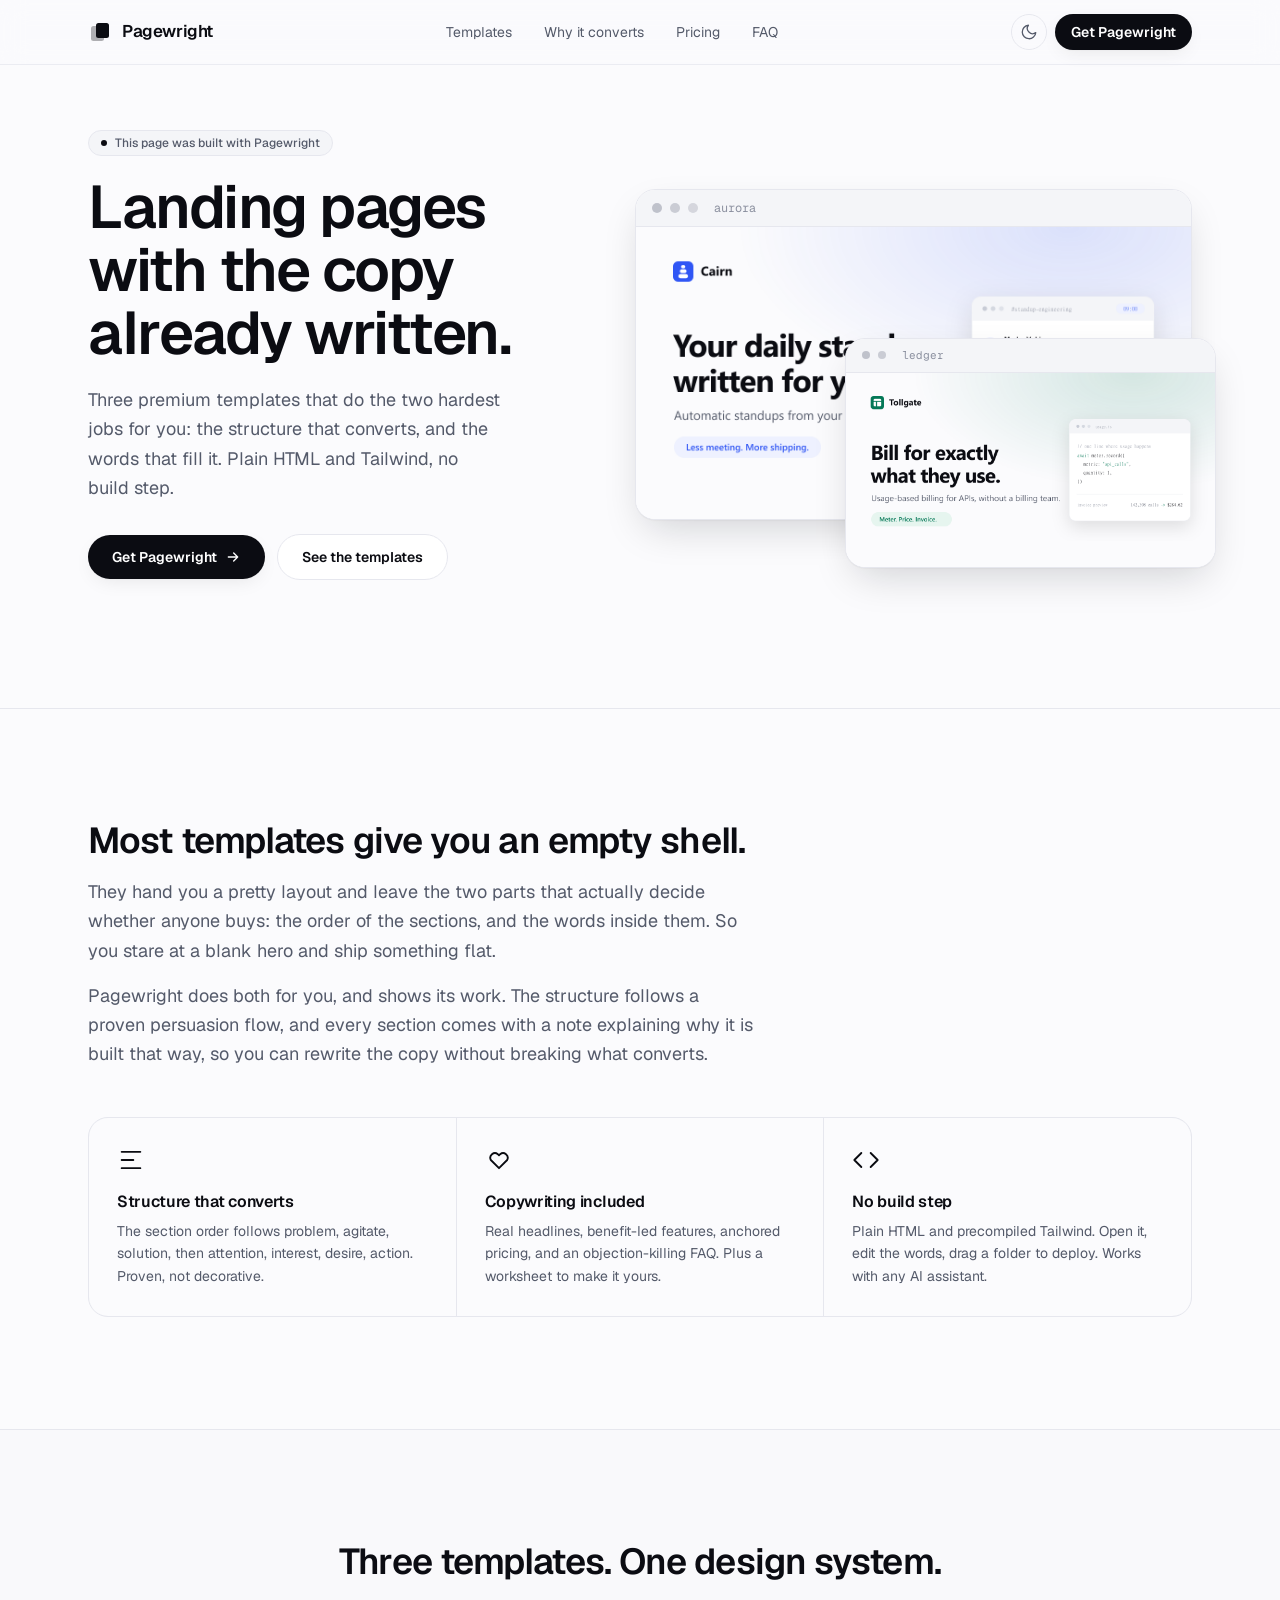
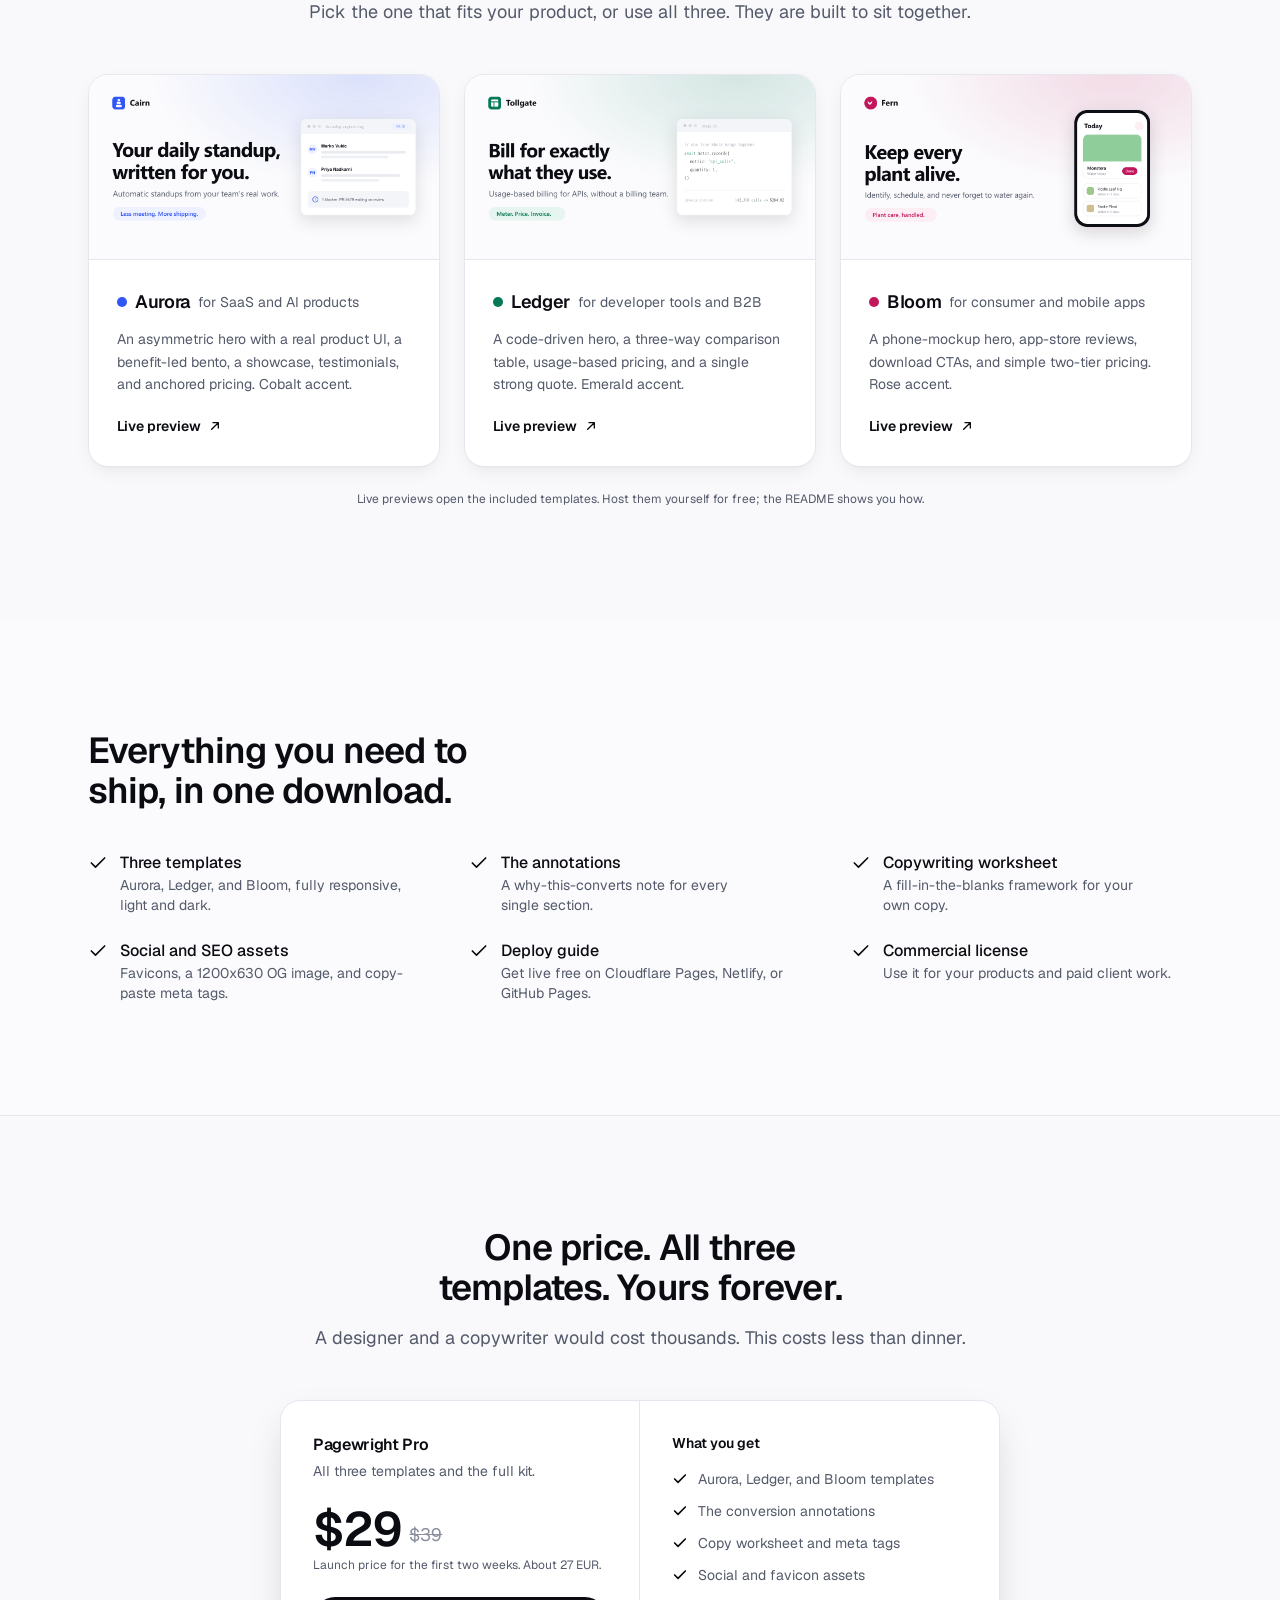
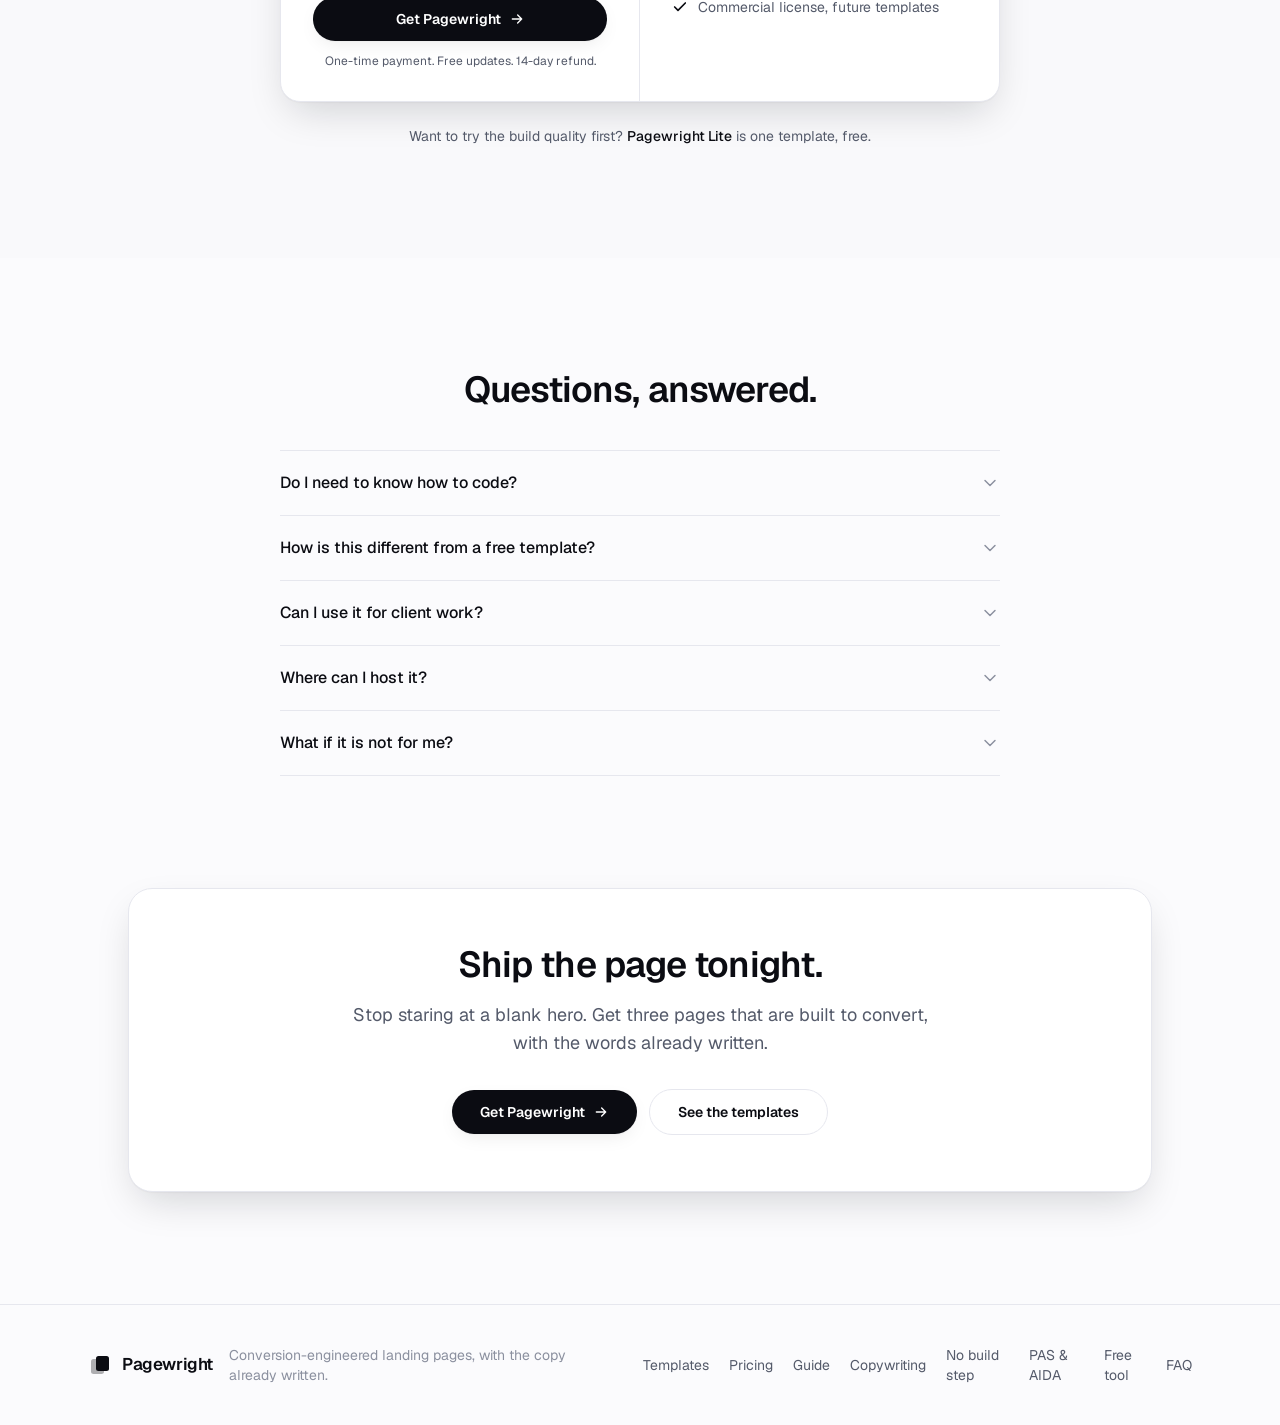
<file: index.html>
<!doctype html>
<html lang="en" class="scroll-smooth">
<head>
  <meta charset="utf-8" />
  <meta name="viewport" content="width=device-width, initial-scale=1" />

  <!-- ============================================================= -->
  <!-- PAGEWRIGHT · sales site (this page is itself built with the     -->
  <!-- Pagewright design system). Replace the BUY links (marked with   -->
  <!-- a comment) with your Gumroad / Lemon Squeezy product URL.       -->
  <!-- ============================================================= -->

  <title>Pagewright: conversion-engineered landing page templates, copy included</title>
  <meta name="description" content="Three premium landing page templates with the conversion structure and the copywriting already written. Plain HTML and Tailwind, no build step. Ship a page that looks funded, in about an hour." />
  <link rel="canonical" href="https://leonbede7.github.io/pagewright/" />

  <meta name="theme-color" content="#fbfbfd" media="(prefers-color-scheme: light)" />
  <meta name="theme-color" content="#0a0b10" media="(prefers-color-scheme: dark)" />

  <meta property="og:type" content="website" />
  <meta property="og:title" content="Pagewright: landing page templates with the copy already written" />
  <meta property="og:description" content="The conversion structure and the words are done. Plain HTML + Tailwind, no build step. Ship in an hour." />
  <meta property="og:image" content="https://leonbede7.github.io/pagewright/assets/img/og.png" />
  <meta property="og:url" content="https://leonbede7.github.io/pagewright/" />
  <meta name="twitter:card" content="summary_large_image" />
  <meta name="twitter:title" content="Pagewright: landing page templates with the copy already written" />
  <meta name="twitter:description" content="The conversion structure and the words are done. Plain HTML + Tailwind, no build step." />
  <meta name="twitter:image" content="https://leonbede7.github.io/pagewright/assets/img/og.png" />

  <link rel="icon" href="assets/img/favicon.svg" type="image/svg+xml" />
  <link rel="apple-touch-icon" href="assets/img/apple-touch-icon.png" />
  <link rel="manifest" href="assets/img/site.webmanifest" />

  <link rel="preload" href="assets/fonts/Geist-Variable.woff2" as="font" type="font/woff2" crossorigin />
  <link rel="stylesheet" href="assets/css/styles.css" />

  <!-- Structured data for rich results -->
  <script type="application/ld+json">
  {
    "@context": "https://schema.org",
    "@type": "Product",
    "name": "Pagewright Pro",
    "description": "Three conversion-engineered landing page templates with the structure and copywriting already written. Plain HTML and Tailwind, no build step.",
    "brand": { "@type": "Brand", "name": "Pagewright" },
    "url": "https://leonbede7.github.io/pagewright/",
    "image": "https://leonbede7.github.io/pagewright/assets/img/og.png",
    "offers": {
      "@type": "Offer",
      "price": "29",
      "priceCurrency": "USD",
      "availability": "https://schema.org/InStock",
      "url": "https://leonbede.gumroad.com/l/pagewright-pro"
    }
  }
  </script>

  <script type="application/ld+json">
  {
    "@context": "https://schema.org",
    "@type": "FAQPage",
    "mainEntity": [
      {
        "@type": "Question",
        "name": "Do I need to know how to code?",
        "acceptedAnswer": {
          "@type": "Answer",
          "text": "If you can edit text in a file, you can use Pagewright. It is plain HTML, so you change the words directly, or ask an AI assistant to do it. No framework, no build tools, no terminal required."
        }
      },
      {
        "@type": "Question",
        "name": "How is this different from a free template?",
        "acceptedAnswer": {
          "@type": "Answer",
          "text": "Free templates give you an empty layout. Pagewright gives you the section order that converts and the words to fill it, with a written explanation of why each part works. That is the expensive part, and it is done."
        }
      },
      {
        "@type": "Question",
        "name": "Can I use it for client work?",
        "acceptedAnswer": {
          "@type": "Answer",
          "text": "Yes. Use it on unlimited personal and paid client projects. The only thing you cannot do is resell the templates themselves as templates."
        }
      },
      {
        "@type": "Question",
        "name": "Where can I host it?",
        "acceptedAnswer": {
          "@type": "Answer",
          "text": "Anywhere static files run, for free: Cloudflare Pages, Netlify, GitHub Pages, or your own server. The included README walks you through it in a few minutes."
        }
      },
      {
        "@type": "Question",
        "name": "What if it is not for me?",
        "acceptedAnswer": {
          "@type": "Answer",
          "text": "Email within 14 days for a full refund. No form, no friction."
        }
      }
    ]
  }
  </script>

  <script>
    (function () {
      try {
        document.documentElement.classList.add('js');
        var t = localStorage.getItem('theme');
        if (t === 'dark' || (!t && matchMedia('(prefers-color-scheme: dark)').matches)) {
          document.documentElement.classList.add('dark');
        }
      } catch (e) {}
    })();
  </script>
</head>

<body class="font-sans antialiased">
  <a href="#main" class="sr-only focus:not-sr-only focus:fixed focus:left-4 focus:top-4 focus:z-[100] focus:rounded-full focus:bg-brand focus:px-4 focus:py-2 focus:text-sm focus:font-semibold focus:text-on-brand">Skip to content</a>

  <!-- NAV -->
  <header class="sticky top-0 z-30 border-b border-line/70 bg-canvas/80 backdrop-blur-md">
    <nav class="mx-auto flex h-16 max-w-6xl items-center justify-between px-5 sm:px-6" aria-label="Primary">
      <a href="#" class="flex items-center gap-2.5 font-semibold tracking-tight">
        <span class="text-ink">
          <svg viewBox="0 0 24 24" class="h-6 w-6" fill="currentColor" aria-hidden="true">
            <rect x="3" y="6" width="13" height="15" rx="2.5" opacity="0.32"/>
            <rect x="8" y="3" width="13" height="15" rx="2.5"/>
          </svg>
        </span>
        <span class="text-[17px]">Pagewright</span>
      </a>

      <div class="hidden items-center gap-8 md:flex">
        <a href="#templates" class="text-sm text-muted transition hover:text-ink">Templates</a>
        <a href="#how" class="text-sm text-muted transition hover:text-ink">Why it converts</a>
        <a href="#pricing" class="text-sm text-muted transition hover:text-ink">Pricing</a>
        <a href="#faq" class="text-sm text-muted transition hover:text-ink">FAQ</a>
      </div>

      <div class="flex items-center gap-2">
        <button data-theme-toggle type="button" aria-label="Toggle dark mode" class="grid h-9 w-9 place-items-center rounded-full border border-line text-muted transition hover:bg-panel hover:text-ink">
          <svg data-icon-sun viewBox="0 0 24 24" class="hidden h-[18px] w-[18px]" fill="none" stroke="currentColor" stroke-width="1.75" stroke-linecap="round"><circle cx="12" cy="12" r="4"/><path d="M12 2v2M12 20v2M4.93 4.93l1.41 1.41M17.66 17.66l1.41 1.41M2 12h2M20 12h2M4.93 19.07l1.41-1.41M17.66 6.34l1.41-1.41"/></svg>
          <svg data-icon-moon viewBox="0 0 24 24" class="hidden h-[18px] w-[18px]" fill="none" stroke="currentColor" stroke-width="1.75" stroke-linecap="round" stroke-linejoin="round"><path d="M21 12.79A9 9 0 1 1 11.21 3 7 7 0 0 0 21 12.79z"/></svg>
        </button>
        <!-- BUY LINK: replace href with your Gumroad / Lemon Squeezy product URL -->
        <a href="#pricing" class="inline-flex items-center gap-1.5 rounded-full bg-brand px-4 py-2 text-sm font-semibold text-on-brand shadow-soft transition hover:opacity-90 active:scale-[0.98]">Get Pagewright</a>
        <button data-mobile-toggle type="button" aria-label="Open menu" aria-expanded="false" class="grid h-9 w-9 place-items-center rounded-full border border-line text-muted transition hover:bg-panel hover:text-ink md:hidden">
          <svg viewBox="0 0 24 24" class="h-5 w-5" fill="none" stroke="currentColor" stroke-width="1.75" stroke-linecap="round"><path d="M4 7h16M4 12h16M4 17h16"/></svg>
        </button>
      </div>
    </nav>

    <div data-mobile-menu class="hidden border-t border-line bg-canvas md:hidden">
      <div class="mx-auto flex max-w-6xl flex-col gap-1 px-5 py-3">
        <a href="#templates" class="rounded-lg px-3 py-2.5 text-sm text-muted transition hover:bg-panel hover:text-ink">Templates</a>
        <a href="#how" class="rounded-lg px-3 py-2.5 text-sm text-muted transition hover:bg-panel hover:text-ink">Why it converts</a>
        <a href="#pricing" class="rounded-lg px-3 py-2.5 text-sm text-muted transition hover:bg-panel hover:text-ink">Pricing</a>
        <a href="#faq" class="rounded-lg px-3 py-2.5 text-sm text-muted transition hover:bg-panel hover:text-ink">FAQ</a>
      </div>
    </div>
  </header>

  <main id="main">
    <!-- HERO -->
    <section class="relative overflow-hidden">
      <div class="mx-auto grid max-w-6xl items-center gap-12 px-5 pt-14 pb-24 sm:px-6 md:pt-16 lg:grid-cols-[1fr_1.1fr] lg:gap-10 lg:pb-32">
        <div class="reveal max-w-xl">
          <span class="inline-flex items-center gap-2 rounded-full border border-line bg-panel px-3 py-1 text-xs font-medium text-muted">
            <span class="h-1.5 w-1.5 rounded-full bg-ink"></span> This page was built with Pagewright
          </span>
          <h1 class="mt-5 text-4xl font-semibold leading-[1.05] tracking-tight sm:text-5xl lg:text-6xl">
            Landing pages with the copy already written.
          </h1>
          <p class="mt-5 max-w-md text-lg leading-relaxed text-muted">
            Three premium templates that do the two hardest jobs for you: the structure that converts, and the words that fill it. Plain HTML and Tailwind, no build step.
          </p>
          <div class="mt-8 flex flex-wrap items-center gap-3">
            <!-- BUY LINK: replace href with your Gumroad / Lemon Squeezy product URL -->
            <a href="#pricing" class="inline-flex items-center gap-2 rounded-full bg-brand px-6 py-3 text-sm font-semibold text-on-brand shadow-soft transition hover:opacity-90 active:scale-[0.98]">
              Get Pagewright
              <svg viewBox="0 0 24 24" class="h-4 w-4" fill="none" stroke="currentColor" stroke-width="2" stroke-linecap="round" stroke-linejoin="round"><path d="M5 12h14M13 6l6 6-6 6"/></svg>
            </a>
            <a href="#templates" class="inline-flex items-center gap-2 rounded-full border border-line bg-card px-6 py-3 text-sm font-semibold text-ink transition hover:bg-panel active:scale-[0.98]">
              See the templates
            </a>
          </div>
        </div>

        <!-- Three template previews in browser frames, overlapping -->
        <div class="reveal reveal-d2 relative">
          <div class="overflow-hidden rounded-2xl border border-line bg-card shadow-lift">
            <div class="flex items-center gap-2 border-b border-line bg-panel px-4 py-2.5">
              <span class="h-2.5 w-2.5 rounded-full bg-faint/50"></span>
              <span class="h-2.5 w-2.5 rounded-full bg-faint/40"></span>
              <span class="h-2.5 w-2.5 rounded-full bg-faint/30"></span>
              <span class="ml-2 font-mono text-xs text-faint">aurora</span>
            </div>
            <img src="assets/img/preview-aurora.png" width="1200" height="630" alt="Aurora template preview" class="block w-full" />
          </div>
          <div class="absolute -bottom-10 -right-2 w-2/3 overflow-hidden rounded-2xl border border-line bg-card shadow-lift sm:-right-6 lg:-bottom-12">
            <div class="flex items-center gap-2 border-b border-line bg-panel px-4 py-2">
              <span class="h-2 w-2 rounded-full bg-faint/50"></span>
              <span class="h-2 w-2 rounded-full bg-faint/40"></span>
              <span class="ml-2 font-mono text-[11px] text-faint">ledger</span>
            </div>
            <img src="assets/img/preview-ledger.png" width="1200" height="630" alt="Ledger template preview" class="block w-full" />
          </div>
        </div>
      </div>
    </section>

    <!-- THE PROBLEM / DIFFERENTIATOR -->
    <section id="how" class="border-t border-line py-20 md:py-28">
      <div class="mx-auto max-w-6xl px-5 sm:px-6">
        <div class="reveal max-w-2xl">
          <h2 class="text-3xl font-semibold tracking-tight sm:text-4xl">Most templates give you an empty shell.</h2>
          <p class="mt-4 text-lg leading-relaxed text-muted">
            They hand you a pretty layout and leave the two parts that actually decide whether anyone buys: the order of the sections, and the words inside them. So you stare at a blank hero and ship something flat.
          </p>
          <p class="mt-4 text-lg leading-relaxed text-muted">
            Pagewright does both for you, and shows its work. The structure follows a proven persuasion flow, and every section comes with a note explaining why it is built that way, so you can rewrite the copy without breaking what converts.
          </p>
        </div>

        <div class="mt-12 grid gap-px overflow-hidden rounded-2xl border border-line bg-line md:grid-cols-3">
          <div class="bg-canvas p-7">
            <svg viewBox="0 0 24 24" class="h-7 w-7 text-ink" fill="none" stroke="currentColor" stroke-width="1.6" stroke-linecap="round" stroke-linejoin="round"><path d="M4 5h16M4 12h10M4 19h16"/></svg>
            <h3 class="mt-4 font-semibold">Structure that converts</h3>
            <p class="mt-1.5 text-sm leading-relaxed text-muted">The section order follows problem, agitate, solution, then attention, interest, desire, action. Proven, not decorative.</p>
          </div>
          <div class="bg-canvas p-7">
            <svg viewBox="0 0 24 24" class="h-7 w-7 text-ink" fill="none" stroke="currentColor" stroke-width="1.6" stroke-linecap="round" stroke-linejoin="round"><path d="m12 19 7-7a4 4 0 0 0-6-5l-1 1-1-1a4 4 0 0 0-6 5z"/></svg>
            <h3 class="mt-4 font-semibold">Copywriting included</h3>
            <p class="mt-1.5 text-sm leading-relaxed text-muted">Real headlines, benefit-led features, anchored pricing, and an objection-killing FAQ. Plus a worksheet to make it yours.</p>
          </div>
          <div class="bg-canvas p-7">
            <svg viewBox="0 0 24 24" class="h-7 w-7 text-ink" fill="none" stroke="currentColor" stroke-width="1.6" stroke-linecap="round" stroke-linejoin="round"><path d="M16 18 22 12 16 6M8 6 2 12l6 6"/></svg>
            <h3 class="mt-4 font-semibold">No build step</h3>
            <p class="mt-1.5 text-sm leading-relaxed text-muted">Plain HTML and precompiled Tailwind. Open it, edit the words, drag a folder to deploy. Works with any AI assistant.</p>
          </div>
        </div>
      </div>
    </section>

    <!-- TEMPLATES -->
    <section id="templates" class="border-t border-line bg-panel/40 py-20 md:py-28">
      <div class="mx-auto max-w-6xl px-5 sm:px-6">
        <div class="reveal mx-auto max-w-2xl text-center">
          <h2 class="text-3xl font-semibold tracking-tight sm:text-4xl">Three templates. One design system.</h2>
          <p class="mt-4 text-lg text-muted">Pick the one that fits your product, or use all three. They are built to sit together.</p>
        </div>

        <div class="mt-12 grid gap-6 md:grid-cols-2 lg:grid-cols-3">
          <article class="reveal overflow-hidden rounded-2xl border border-line bg-card shadow-soft">
            <img src="assets/img/preview-aurora.png" width="1200" height="630" alt="Aurora template" class="block w-full border-b border-line" />
            <div class="p-7">
              <div class="flex items-center gap-2">
                <span class="h-2.5 w-2.5 rounded-full" style="background:#3056f5"></span>
                <h3 class="text-lg font-semibold">Aurora</h3>
                <span class="text-sm text-muted">for SaaS and AI products</span>
              </div>
              <p class="mt-3 text-sm leading-relaxed text-muted">An asymmetric hero with a real product UI, a benefit-led bento, a showcase, testimonials, and anchored pricing. Cobalt accent.</p>
              <a href="aurora/" class="mt-5 inline-flex items-center gap-1.5 text-sm font-semibold text-ink transition hover:gap-2.5">
                Live preview
                <svg viewBox="0 0 24 24" class="h-4 w-4" fill="none" stroke="currentColor" stroke-width="2" stroke-linecap="round" stroke-linejoin="round"><path d="M7 17 17 7M9 7h8v8"/></svg>
              </a>
            </div>
          </article>

          <article class="reveal reveal-d1 overflow-hidden rounded-2xl border border-line bg-card shadow-soft">
            <img src="assets/img/preview-ledger.png" width="1200" height="630" alt="Ledger template" class="block w-full border-b border-line" />
            <div class="p-7">
              <div class="flex items-center gap-2">
                <span class="h-2.5 w-2.5 rounded-full" style="background:#047857"></span>
                <h3 class="text-lg font-semibold">Ledger</h3>
                <span class="text-sm text-muted">for developer tools and B2B</span>
              </div>
              <p class="mt-3 text-sm leading-relaxed text-muted">A code-driven hero, a three-way comparison table, usage-based pricing, and a single strong quote. Emerald accent.</p>
              <a href="ledger/" class="mt-5 inline-flex items-center gap-1.5 text-sm font-semibold text-ink transition hover:gap-2.5">
                Live preview
                <svg viewBox="0 0 24 24" class="h-4 w-4" fill="none" stroke="currentColor" stroke-width="2" stroke-linecap="round" stroke-linejoin="round"><path d="M7 17 17 7M9 7h8v8"/></svg>
              </a>
            </div>
          </article>

          <article class="reveal reveal-d2 overflow-hidden rounded-2xl border border-line bg-card shadow-soft">
            <img src="assets/img/preview-bloom.png" width="1200" height="630" alt="Bloom template" class="block w-full border-b border-line" />
            <div class="p-7">
              <div class="flex items-center gap-2">
                <span class="h-2.5 w-2.5 rounded-full" style="background:#c2185b"></span>
                <h3 class="text-lg font-semibold">Bloom</h3>
                <span class="text-sm text-muted">for consumer and mobile apps</span>
              </div>
              <p class="mt-3 text-sm leading-relaxed text-muted">A phone-mockup hero, app-store reviews, download CTAs, and simple two-tier pricing. Rose accent.</p>
              <a href="bloom/" class="mt-5 inline-flex items-center gap-1.5 text-sm font-semibold text-ink transition hover:gap-2.5">
                Live preview
                <svg viewBox="0 0 24 24" class="h-4 w-4" fill="none" stroke="currentColor" stroke-width="2" stroke-linecap="round" stroke-linejoin="round"><path d="M7 17 17 7M9 7h8v8"/></svg>
              </a>
            </div>
          </article>
        </div>
        <p class="reveal mt-6 text-center text-xs text-muted">Live previews open the included templates. Host them yourself for free; the README shows you how.</p>
      </div>
    </section>

    <!-- WHAT'S INCLUDED -->
    <section class="py-20 md:py-28">
      <div class="mx-auto max-w-6xl px-5 sm:px-6">
        <div class="reveal max-w-2xl">
          <h2 class="text-3xl font-semibold tracking-tight sm:text-4xl">Everything you need to ship, in one download.</h2>
        </div>
        <div class="mt-10 grid gap-x-10 gap-y-6 sm:grid-cols-2 lg:grid-cols-3">
          <div class="reveal flex gap-3"><svg viewBox="0 0 24 24" class="mt-0.5 h-5 w-5 shrink-0 text-ink" fill="none" stroke="currentColor" stroke-width="2" stroke-linecap="round" stroke-linejoin="round"><path d="M20 6 9 17l-5-5"/></svg><div><p class="font-medium">Three templates</p><p class="text-sm text-muted">Aurora, Ledger, and Bloom, fully responsive, light and dark.</p></div></div>
          <div class="reveal flex gap-3"><svg viewBox="0 0 24 24" class="mt-0.5 h-5 w-5 shrink-0 text-ink" fill="none" stroke="currentColor" stroke-width="2" stroke-linecap="round" stroke-linejoin="round"><path d="M20 6 9 17l-5-5"/></svg><div><p class="font-medium">The annotations</p><p class="text-sm text-muted">A why-this-converts note for every single section.</p></div></div>
          <div class="reveal flex gap-3"><svg viewBox="0 0 24 24" class="mt-0.5 h-5 w-5 shrink-0 text-ink" fill="none" stroke="currentColor" stroke-width="2" stroke-linecap="round" stroke-linejoin="round"><path d="M20 6 9 17l-5-5"/></svg><div><p class="font-medium">Copywriting worksheet</p><p class="text-sm text-muted">A fill-in-the-blanks framework for your own copy.</p></div></div>
          <div class="reveal flex gap-3"><svg viewBox="0 0 24 24" class="mt-0.5 h-5 w-5 shrink-0 text-ink" fill="none" stroke="currentColor" stroke-width="2" stroke-linecap="round" stroke-linejoin="round"><path d="M20 6 9 17l-5-5"/></svg><div><p class="font-medium">Social and SEO assets</p><p class="text-sm text-muted">Favicons, a 1200x630 OG image, and copy-paste meta tags.</p></div></div>
          <div class="reveal flex gap-3"><svg viewBox="0 0 24 24" class="mt-0.5 h-5 w-5 shrink-0 text-ink" fill="none" stroke="currentColor" stroke-width="2" stroke-linecap="round" stroke-linejoin="round"><path d="M20 6 9 17l-5-5"/></svg><div><p class="font-medium">Deploy guide</p><p class="text-sm text-muted">Get live free on Cloudflare Pages, Netlify, or GitHub Pages.</p></div></div>
          <div class="reveal flex gap-3"><svg viewBox="0 0 24 24" class="mt-0.5 h-5 w-5 shrink-0 text-ink" fill="none" stroke="currentColor" stroke-width="2" stroke-linecap="round" stroke-linejoin="round"><path d="M20 6 9 17l-5-5"/></svg><div><p class="font-medium">Commercial license</p><p class="text-sm text-muted">Use it for your products and paid client work.</p></div></div>
        </div>
      </div>
    </section>

    <!-- PRICING -->
    <section id="pricing" class="border-t border-line bg-panel/40 py-20 md:py-28">
      <div class="mx-auto max-w-3xl px-5 sm:px-6">
        <div class="reveal mx-auto max-w-2xl text-center">
          <h2 class="text-3xl font-semibold tracking-tight sm:text-4xl">One price. All three templates. Yours forever.</h2>
          <p class="mt-4 text-lg text-muted">A designer and a copywriter would cost thousands. This costs less than dinner.</p>
        </div>

        <div class="reveal reveal-d1 mt-12 overflow-hidden rounded-2xl border border-line bg-card shadow-lift">
          <div class="grid sm:grid-cols-2">
            <div class="border-b border-line p-8 sm:border-b-0 sm:border-r">
              <h3 class="font-semibold">Pagewright Pro</h3>
              <p class="mt-1 text-sm text-muted">All three templates and the full kit.</p>
              <div class="mt-6 flex items-end gap-2">
                <span class="text-5xl font-semibold tracking-tight">$29</span>
                <span class="mb-1 text-lg text-faint line-through">$39</span>
              </div>
              <p class="mt-1 text-xs text-muted">Launch price for the first two weeks. About 27 EUR.</p>
              <!-- BUY LINK: Gumroad product -->
              <a href="https://leonbede.gumroad.com/l/pagewright-pro" class="mt-6 inline-flex w-full items-center justify-center gap-2 rounded-full bg-brand px-5 py-3 text-sm font-semibold text-on-brand shadow-soft transition hover:opacity-90 active:scale-[0.98]">
                Get Pagewright
                <svg viewBox="0 0 24 24" class="h-4 w-4" fill="none" stroke="currentColor" stroke-width="2" stroke-linecap="round" stroke-linejoin="round"><path d="M5 12h14M13 6l6 6-6 6"/></svg>
              </a>
              <p class="mt-3 text-center text-xs text-muted">One-time payment. Free updates. 14-day refund.</p>
            </div>
            <div class="p-8">
              <p class="text-sm font-semibold">What you get</p>
              <ul class="mt-4 space-y-3 text-sm">
                <li class="flex gap-2.5"><svg viewBox="0 0 24 24" class="mt-0.5 h-4 w-4 shrink-0 text-ink" fill="none" stroke="currentColor" stroke-width="2.5" stroke-linecap="round" stroke-linejoin="round"><path d="M20 6 9 17l-5-5"/></svg><span class="text-muted">Aurora, Ledger, and Bloom templates</span></li>
                <li class="flex gap-2.5"><svg viewBox="0 0 24 24" class="mt-0.5 h-4 w-4 shrink-0 text-ink" fill="none" stroke="currentColor" stroke-width="2.5" stroke-linecap="round" stroke-linejoin="round"><path d="M20 6 9 17l-5-5"/></svg><span class="text-muted">The conversion annotations</span></li>
                <li class="flex gap-2.5"><svg viewBox="0 0 24 24" class="mt-0.5 h-4 w-4 shrink-0 text-ink" fill="none" stroke="currentColor" stroke-width="2.5" stroke-linecap="round" stroke-linejoin="round"><path d="M20 6 9 17l-5-5"/></svg><span class="text-muted">Copy worksheet and meta tags</span></li>
                <li class="flex gap-2.5"><svg viewBox="0 0 24 24" class="mt-0.5 h-4 w-4 shrink-0 text-ink" fill="none" stroke="currentColor" stroke-width="2.5" stroke-linecap="round" stroke-linejoin="round"><path d="M20 6 9 17l-5-5"/></svg><span class="text-muted">Social and favicon assets</span></li>
                <li class="flex gap-2.5"><svg viewBox="0 0 24 24" class="mt-0.5 h-4 w-4 shrink-0 text-ink" fill="none" stroke="currentColor" stroke-width="2.5" stroke-linecap="round" stroke-linejoin="round"><path d="M20 6 9 17l-5-5"/></svg><span class="text-muted">Commercial license, future templates</span></li>
              </ul>
            </div>
          </div>
        </div>

        <p class="reveal mt-6 text-center text-sm text-muted">Want to try the build quality first? <a href="lite/" class="font-medium text-ink underline-offset-4 hover:underline">Pagewright Lite</a> is one template, free.</p>
      </div>
    </section>

    <!-- FAQ -->
    <section id="faq" class="py-20 md:py-28">
      <div class="mx-auto max-w-3xl px-5 sm:px-6">
        <h2 class="reveal text-center text-3xl font-semibold tracking-tight sm:text-4xl">Questions, answered.</h2>
        <div class="reveal mt-10 divide-y divide-line border-y border-line">
          <details class="group py-5" name="faq">
            <summary class="flex cursor-pointer list-none items-center justify-between gap-4 font-medium">Do I need to know how to code?
              <svg viewBox="0 0 24 24" class="h-5 w-5 shrink-0 text-faint transition group-open:rotate-180" fill="none" stroke="currentColor" stroke-width="1.75" stroke-linecap="round" stroke-linejoin="round"><path d="M6 9l6 6 6-6"/></svg></summary>
            <p class="mt-3 leading-relaxed text-muted">If you can edit text in a file, you can use Pagewright. It is plain HTML, so you change the words directly, or ask an AI assistant to do it. No framework, no build tools, no terminal required.</p>
          </details>
          <details class="group py-5" name="faq">
            <summary class="flex cursor-pointer list-none items-center justify-between gap-4 font-medium">How is this different from a free template?
              <svg viewBox="0 0 24 24" class="h-5 w-5 shrink-0 text-faint transition group-open:rotate-180" fill="none" stroke="currentColor" stroke-width="1.75" stroke-linecap="round" stroke-linejoin="round"><path d="M6 9l6 6 6-6"/></svg></summary>
            <p class="mt-3 leading-relaxed text-muted">Free templates give you an empty layout. Pagewright gives you the section order that converts and the words to fill it, with a written explanation of why each part works. That is the expensive part, and it is done.</p>
          </details>
          <details class="group py-5" name="faq">
            <summary class="flex cursor-pointer list-none items-center justify-between gap-4 font-medium">Can I use it for client work?
              <svg viewBox="0 0 24 24" class="h-5 w-5 shrink-0 text-faint transition group-open:rotate-180" fill="none" stroke="currentColor" stroke-width="1.75" stroke-linecap="round" stroke-linejoin="round"><path d="M6 9l6 6 6-6"/></svg></summary>
            <p class="mt-3 leading-relaxed text-muted">Yes. Use it on unlimited personal and paid client projects. The only thing you cannot do is resell the templates themselves as templates.</p>
          </details>
          <details class="group py-5" name="faq">
            <summary class="flex cursor-pointer list-none items-center justify-between gap-4 font-medium">Where can I host it?
              <svg viewBox="0 0 24 24" class="h-5 w-5 shrink-0 text-faint transition group-open:rotate-180" fill="none" stroke="currentColor" stroke-width="1.75" stroke-linecap="round" stroke-linejoin="round"><path d="M6 9l6 6 6-6"/></svg></summary>
            <p class="mt-3 leading-relaxed text-muted">Anywhere static files run, for free: Cloudflare Pages, Netlify, GitHub Pages, or your own server. The included README walks you through it in a few minutes.</p>
          </details>
          <details class="group py-5" name="faq">
            <summary class="flex cursor-pointer list-none items-center justify-between gap-4 font-medium">What if it is not for me?
              <svg viewBox="0 0 24 24" class="h-5 w-5 shrink-0 text-faint transition group-open:rotate-180" fill="none" stroke="currentColor" stroke-width="1.75" stroke-linecap="round" stroke-linejoin="round"><path d="M6 9l6 6 6-6"/></svg></summary>
            <p class="mt-3 leading-relaxed text-muted">Email within 14 days for a full refund. No form, no friction. A good product should not need to trap anyone.</p>
          </details>
        </div>
      </div>
    </section>

    <!-- FINAL CTA -->
    <section class="px-5 pb-20 sm:px-6 md:pb-28">
      <div class="reveal relative mx-auto max-w-5xl overflow-hidden rounded-3xl border border-line bg-card p-10 text-center shadow-lift sm:p-14">
        <h2 class="mx-auto max-w-2xl text-3xl font-semibold tracking-tight sm:text-4xl">Ship the page tonight.</h2>
        <p class="mx-auto mt-4 max-w-xl text-lg text-muted">Stop staring at a blank hero. Get three pages that are built to convert, with the words already written.</p>
        <div class="mt-8 flex flex-wrap items-center justify-center gap-3">
          <!-- BUY LINK: Gumroad product -->
          <a href="https://leonbede.gumroad.com/l/pagewright-pro" class="inline-flex items-center gap-2 rounded-full bg-brand px-7 py-3 text-sm font-semibold text-on-brand shadow-soft transition hover:opacity-90 active:scale-[0.98]">
            Get Pagewright
            <svg viewBox="0 0 24 24" class="h-4 w-4" fill="none" stroke="currentColor" stroke-width="2" stroke-linecap="round" stroke-linejoin="round"><path d="M5 12h14M13 6l6 6-6 6"/></svg>
          </a>
          <a href="#templates" class="inline-flex items-center gap-2 rounded-full border border-line bg-card px-7 py-3 text-sm font-semibold text-ink transition hover:bg-panel active:scale-[0.98]">See the templates</a>
        </div>
      </div>
    </section>
  </main>

  <!-- FOOTER -->
  <footer class="border-t border-line bg-canvas">
    <div class="mx-auto flex max-w-6xl flex-col items-center justify-between gap-4 px-5 py-10 sm:flex-row sm:px-6">
      <a href="#" class="flex items-center gap-2.5 font-semibold tracking-tight">
        <span class="text-ink"><svg viewBox="0 0 24 24" class="h-6 w-6" fill="currentColor" aria-hidden="true"><rect x="3" y="6" width="13" height="15" rx="2.5" opacity="0.32"/><rect x="8" y="3" width="13" height="15" rx="2.5"/></svg></span>
        <span class="text-[17px]">Pagewright</span>
      </a>
      <p class="text-sm text-faint">Conversion-engineered landing pages, with the copy already written.</p>
      <div class="flex items-center gap-5 text-sm text-muted">
        <a href="#templates" class="transition hover:text-ink">Templates</a>
        <a href="#pricing" class="transition hover:text-ink">Pricing</a>
        <a href="guide/" class="transition hover:text-ink">Guide</a>
        <a href="landing-page-copywriting/" class="transition hover:text-ink">Copywriting</a>
        <a href="landing-page-no-build-step/" class="transition hover:text-ink">No build step</a>
        <a href="pas-aida-landing-page/" class="transition hover:text-ink">PAS &amp; AIDA</a>
        <a href="checklist/" class="transition hover:text-ink">Free tool</a>
        <a href="#faq" class="transition hover:text-ink">FAQ</a>
      </div>
    </div>
  </footer>

  <script src="assets/js/app.js" defer></script>
</body
</file>
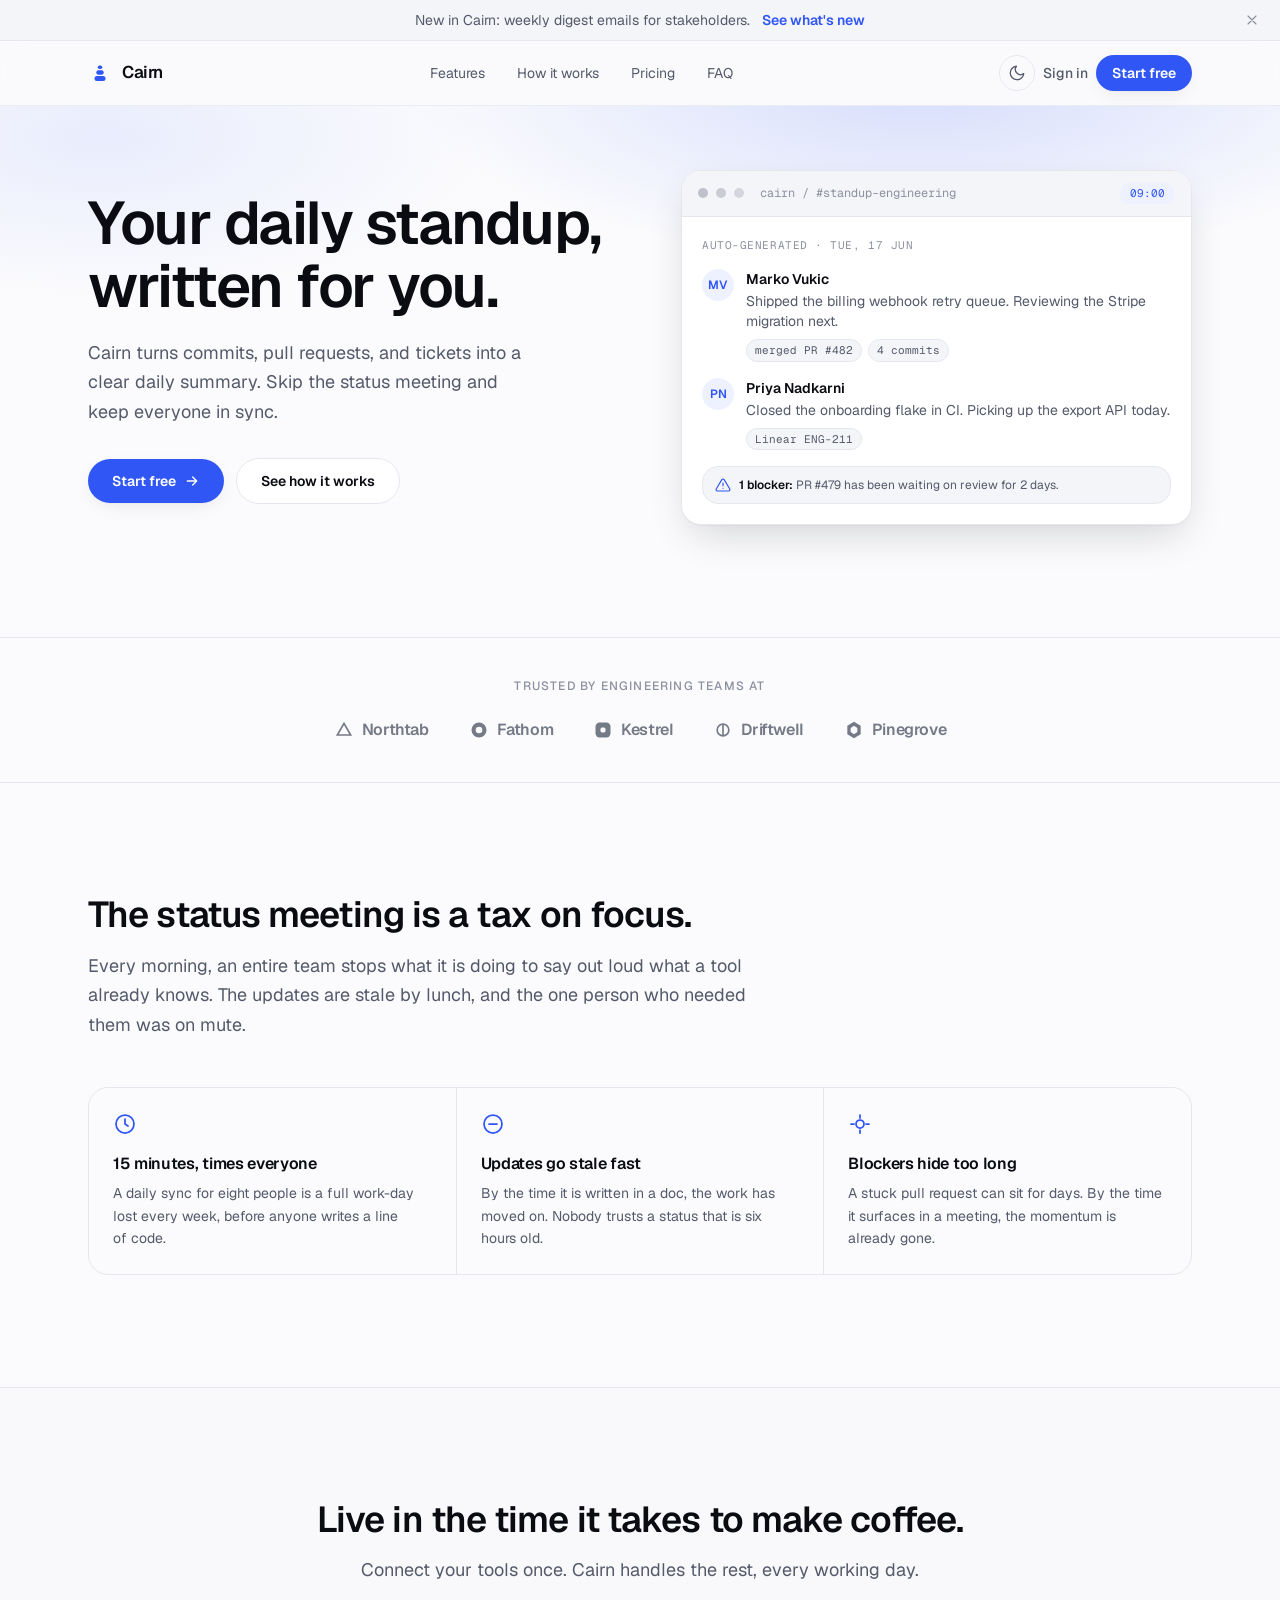
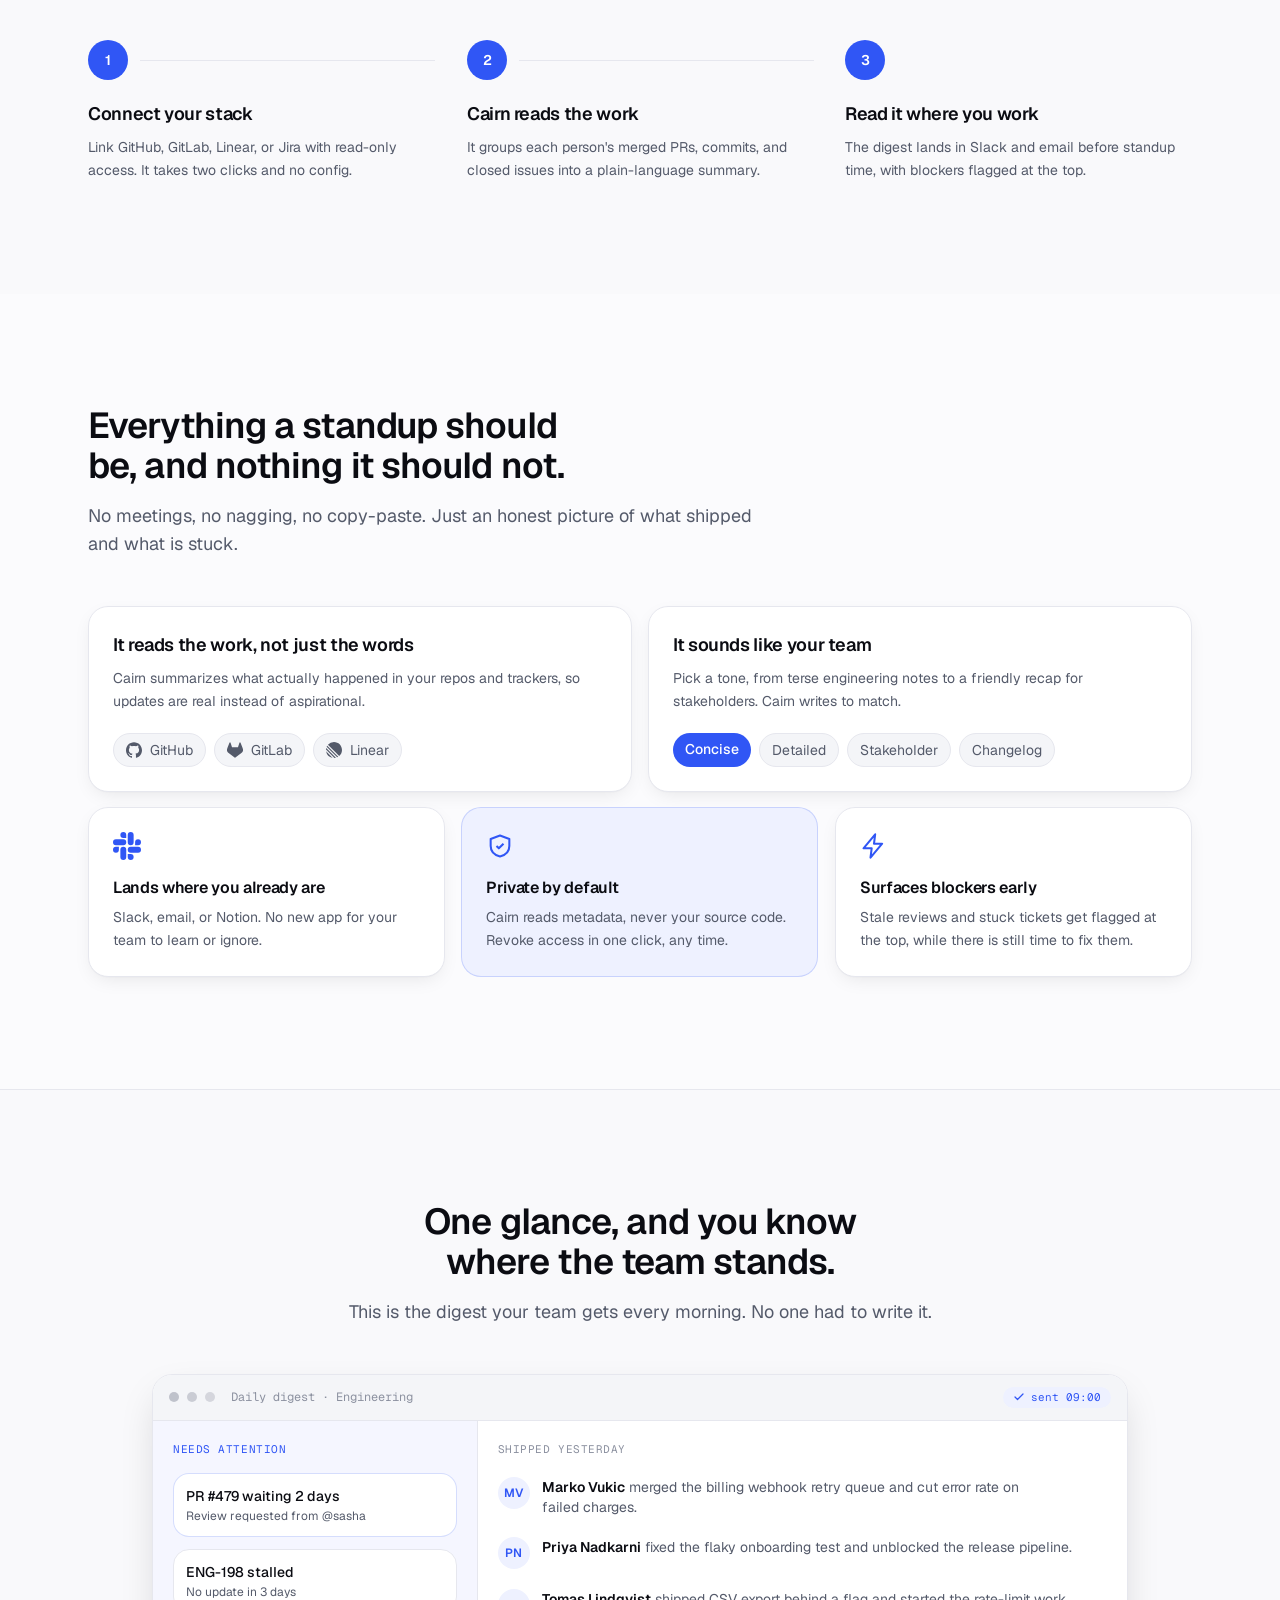
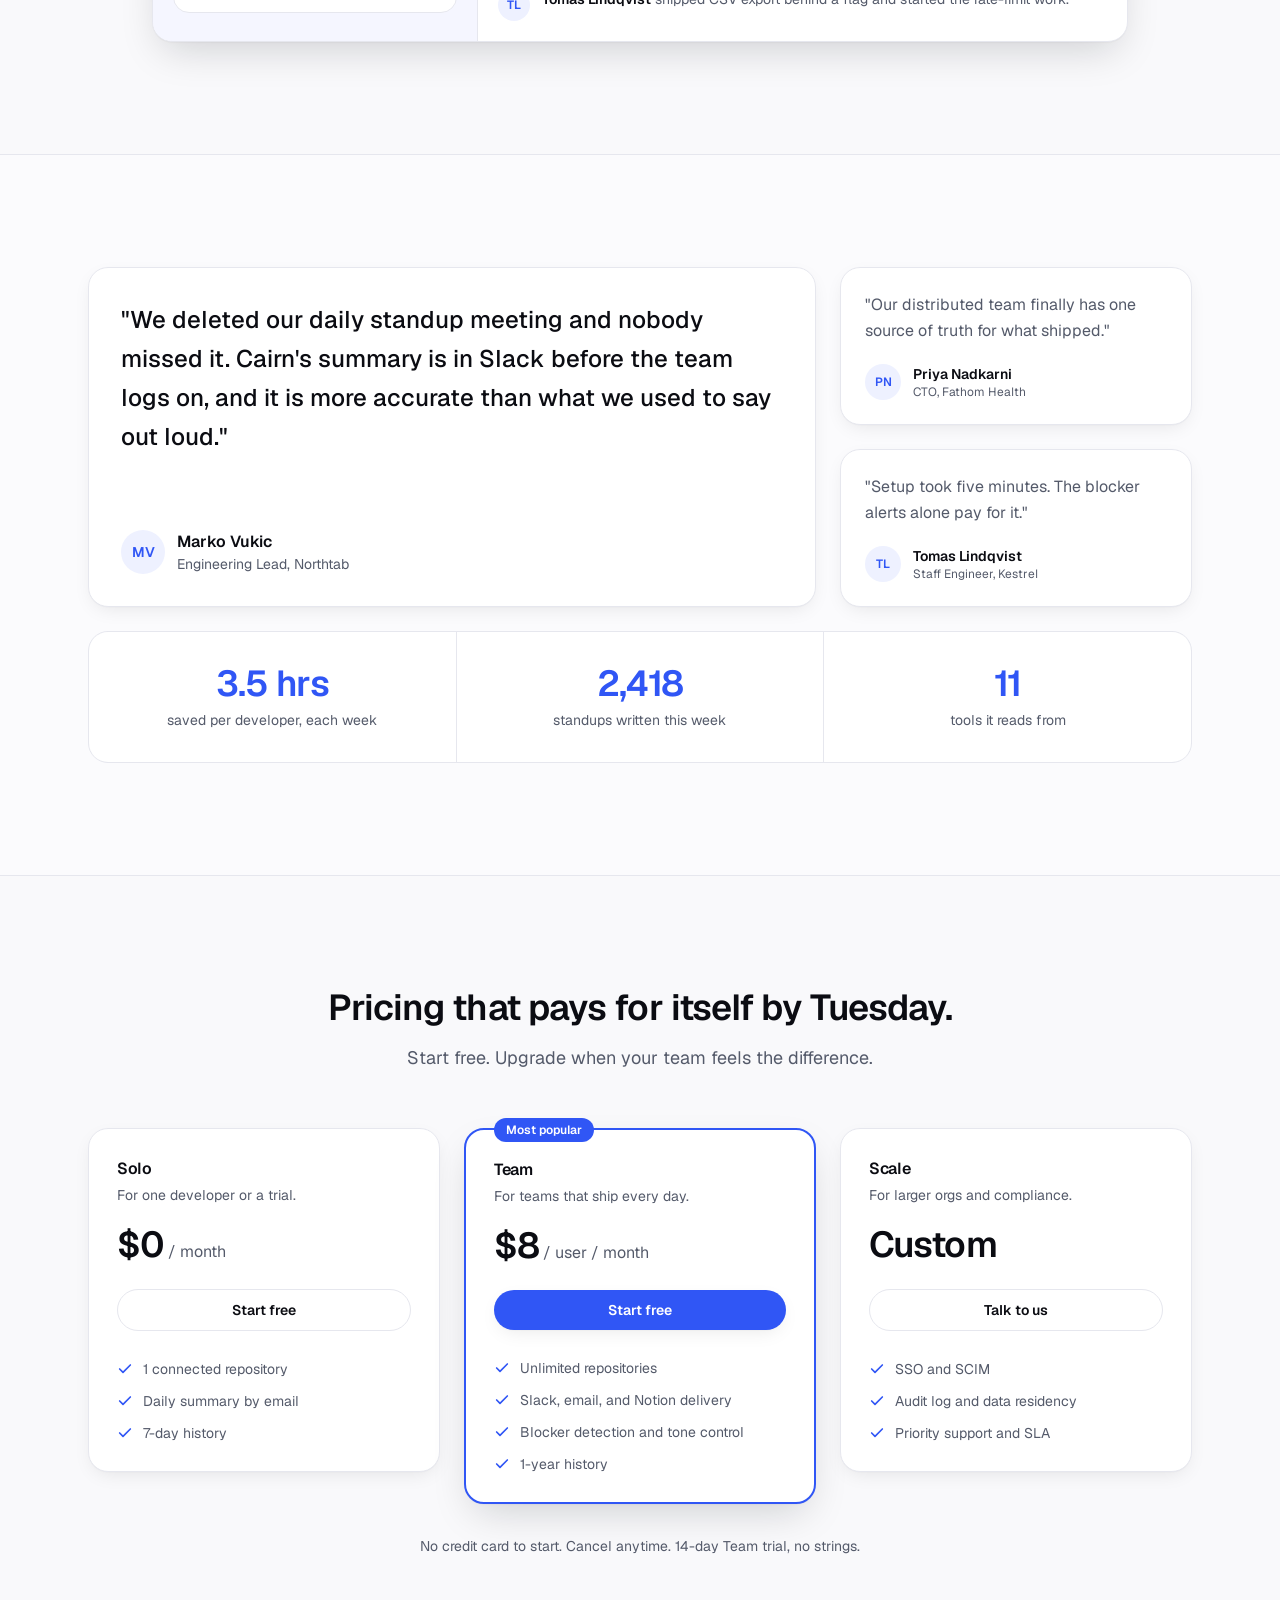
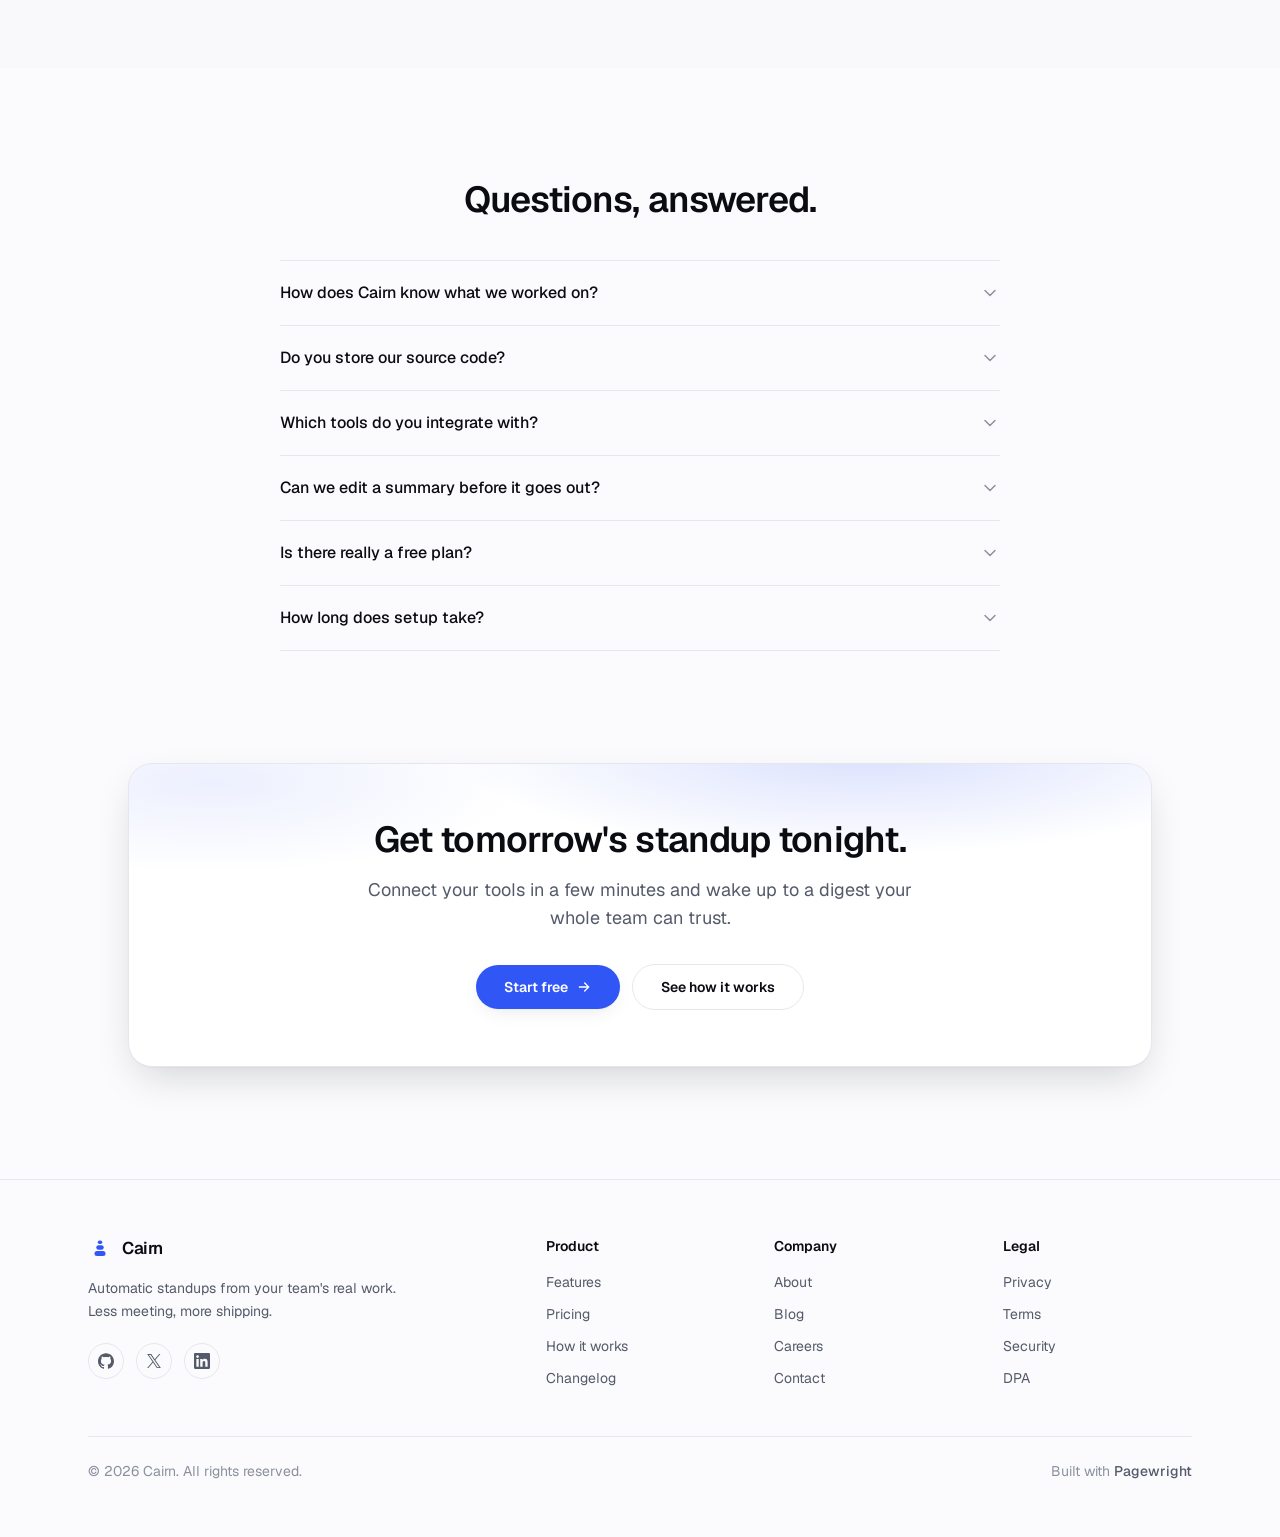
<file: aurora/index.html>
<!doctype html>
<html lang="en" class="scroll-smooth">
<head>
  <meta charset="utf-8" />
  <meta name="viewport" content="width=device-width, initial-scale=1" />

  <!-- ============================================================= -->
  <!-- PAGEWRIGHT · AURORA                                             -->
  <!-- A conversion-engineered landing template. The demo content is a -->
  <!-- fictional product ("Cairn"). Replace copy, links, and tokens.   -->
  <!-- Rebrand colors: edit the 8 variables in assets/css/styles.css   -->
  <!-- (:root for light, .dark for dark). No build step needed.        -->
  <!-- ============================================================= -->

  <title>Cairn: Automatic standups from your team's real work</title>
  <meta name="description" content="Cairn turns your team's commits, pull requests, and tickets into a clear daily standup. Skip the status meeting and keep everyone in sync." />
  <link rel="canonical" href="https://example.com/" />

  <!-- Theme color for browser UI, per color scheme -->
  <meta name="theme-color" content="#fbfbfd" media="(prefers-color-scheme: light)" />
  <meta name="theme-color" content="#0a0b10" media="(prefers-color-scheme: dark)" />

  <!-- Open Graph / social share. Replace og.png with your own 1200x630 image. -->
  <meta property="og:type" content="website" />
  <meta property="og:title" content="Cairn: Automatic standups from your team's real work" />
  <meta property="og:description" content="Turn commits, pull requests, and tickets into a clear daily standup. Skip the status meeting." />
  <meta property="og:image" content="https://example.com/assets/img/og.png" />
  <meta property="og:url" content="https://example.com/" />
  <meta name="twitter:card" content="summary_large_image" />
  <meta name="twitter:title" content="Cairn: Automatic standups from your team's real work" />
  <meta name="twitter:description" content="Turn commits, pull requests, and tickets into a clear daily standup. Skip the status meeting." />
  <meta name="twitter:image" content="https://example.com/assets/img/og.png" />

  <!-- Favicons -->
  <link rel="icon" href="assets/img/favicon.svg" type="image/svg+xml" />
  <link rel="apple-touch-icon" href="assets/img/apple-touch-icon.png" />
  <link rel="manifest" href="assets/img/site.webmanifest" />

  <!-- Preload the display font for a fast, stable first paint -->
  <link rel="preload" href="assets/fonts/Geist-Variable.woff2" as="font" type="font/woff2" crossorigin />

  <link rel="stylesheet" href="assets/css/styles.css" />

  <!-- No-FOUC theme: set the class before first paint. Tiny + inline on purpose. -->
  <script>
    (function () {
      try {
        document.documentElement.classList.add('js');
        var t = localStorage.getItem('theme');
        if (t === 'dark' || (!t && matchMedia('(prefers-color-scheme: dark)').matches)) {
          document.documentElement.classList.add('dark');
        }
      } catch (e) {}
    })();
  </script>
</head>

<body class="font-sans antialiased">
  <!-- Accessibility: keyboard users can jump straight to content -->
  <a href="#main" class="sr-only focus:not-sr-only focus:fixed focus:left-4 focus:top-4 focus:z-[100] focus:rounded-full focus:bg-brand focus:px-4 focus:py-2 focus:text-sm focus:font-semibold focus:text-on-brand">Skip to content</a>

  <!-- ============================================================= -->
  <!-- ANNOUNCEMENT BAR                                                -->
  <!-- WHY: a single, dismissible line for a timely message (launch,   -->
  <!-- new feature, offer). Dismissible so it never nags repeat visits.-->
  <!-- ============================================================= -->
  <div data-announce class="relative z-40 border-b border-line bg-panel">
    <div class="mx-auto flex max-w-6xl items-center justify-center gap-3 px-5 py-2.5 text-center text-sm">
      <span class="text-muted">New in Cairn: weekly digest emails for stakeholders.</span>
      <a href="#features" class="font-semibold text-brand hover:underline">See what's new</a>
      <button data-announce-close type="button" aria-label="Dismiss announcement" class="absolute right-4 grid h-6 w-6 place-items-center rounded-full text-faint transition hover:bg-card hover:text-ink">
        <svg viewBox="0 0 24 24" class="h-4 w-4" fill="none" stroke="currentColor" stroke-width="1.75" stroke-linecap="round"><path d="M6 6l12 12M18 6L6 18"/></svg>
      </button>
    </div>
  </div>

  <!-- ============================================================= -->
  <!-- NAV  ·  single line, persistent primary CTA                     -->
  <!-- ============================================================= -->
  <header class="sticky top-0 z-30 border-b border-line/70 bg-canvas/80 backdrop-blur-md">
    <nav class="mx-auto flex h-16 max-w-6xl items-center justify-between px-5 sm:px-6" aria-label="Primary">
      <a href="#" class="flex items-center gap-2.5 font-semibold tracking-tight">
        <span class="text-brand">
          <svg viewBox="0 0 24 24" class="h-6 w-6" fill="currentColor" aria-hidden="true">
            <rect x="6.5" y="15" width="11" height="5" rx="2.5"/>
            <rect x="8.25" y="9.25" width="7.5" height="4.5" rx="2.25"/>
            <rect x="9.75" y="4.5" width="4.5" height="3.5" rx="1.75"/>
          </svg>
        </span>
        <span class="text-[17px]">Cairn</span>
      </a>

      <div class="hidden items-center gap-8 md:flex">
        <a href="#features" class="text-sm text-muted transition hover:text-ink">Features</a>
        <a href="#how" class="text-sm text-muted transition hover:text-ink">How it works</a>
        <a href="#pricing" class="text-sm text-muted transition hover:text-ink">Pricing</a>
        <a href="#faq" class="text-sm text-muted transition hover:text-ink">FAQ</a>
      </div>

      <div class="flex items-center gap-2">
        <button data-theme-toggle type="button" aria-label="Toggle dark mode" class="grid h-9 w-9 place-items-center rounded-full border border-line text-muted transition hover:bg-panel hover:text-ink">
          <svg data-icon-sun viewBox="0 0 24 24" class="hidden h-[18px] w-[18px]" fill="none" stroke="currentColor" stroke-width="1.75" stroke-linecap="round"><circle cx="12" cy="12" r="4"/><path d="M12 2v2M12 20v2M4.93 4.93l1.41 1.41M17.66 17.66l1.41 1.41M2 12h2M20 12h2M4.93 19.07l1.41-1.41M17.66 6.34l1.41-1.41"/></svg>
          <svg data-icon-moon viewBox="0 0 24 24" class="hidden h-[18px] w-[18px]" fill="none" stroke="currentColor" stroke-width="1.75" stroke-linecap="round" stroke-linejoin="round"><path d="M21 12.79A9 9 0 1 1 11.21 3 7 7 0 0 0 21 12.79z"/></svg>
        </button>
        <a href="#" class="hidden text-sm font-medium text-muted transition hover:text-ink sm:inline-block">Sign in</a>
        <a href="#pricing" class="inline-flex items-center gap-1.5 rounded-full bg-brand px-4 py-2 text-sm font-semibold text-on-brand shadow-soft transition hover:opacity-90 active:scale-[0.98]">Start free</a>
        <button data-mobile-toggle type="button" aria-label="Open menu" aria-expanded="false" class="grid h-9 w-9 place-items-center rounded-full border border-line text-muted transition hover:bg-panel hover:text-ink md:hidden">
          <svg viewBox="0 0 24 24" class="h-5 w-5" fill="none" stroke="currentColor" stroke-width="1.75" stroke-linecap="round"><path d="M4 7h16M4 12h16M4 17h16"/></svg>
        </button>
      </div>
    </nav>

    <!-- Mobile menu -->
    <div data-mobile-menu class="hidden border-t border-line bg-canvas md:hidden">
      <div class="mx-auto flex max-w-6xl flex-col gap-1 px-5 py-3">
        <a href="#features" class="rounded-lg px-3 py-2.5 text-sm text-muted transition hover:bg-panel hover:text-ink">Features</a>
        <a href="#how" class="rounded-lg px-3 py-2.5 text-sm text-muted transition hover:bg-panel hover:text-ink">How it works</a>
        <a href="#pricing" class="rounded-lg px-3 py-2.5 text-sm text-muted transition hover:bg-panel hover:text-ink">Pricing</a>
        <a href="#faq" class="rounded-lg px-3 py-2.5 text-sm text-muted transition hover:bg-panel hover:text-ink">FAQ</a>
      </div>
    </div>
  </header>

  <main id="main">
    <!-- ============================================================= -->
    <!-- HERO  ·  asymmetric split (copy left, real product UI right)    -->
    <!-- WHY: one job above the fold. Outcome headline (not a feature),  -->
    <!-- a one-line mechanism subhead, one primary action, one optional  -->
    <!-- secondary. No trust strip or tagline in here: those get their   -->
    <!-- own sections so the hero stays a single clear moment.           -->
    <!-- ============================================================= -->
    <section class="relative overflow-hidden">
      <div class="ambient pointer-events-none absolute inset-0 -z-10"></div>
      <div class="mx-auto grid max-w-6xl items-center gap-12 px-5 pt-14 pb-20 sm:px-6 md:pt-16 lg:grid-cols-[1.05fr_1fr] lg:gap-10 lg:pb-28">
        <div class="reveal max-w-xl">
          <h1 class="text-4xl font-semibold leading-[1.05] tracking-tight sm:text-5xl lg:text-6xl">
            Your daily standup, written for you.
          </h1>
          <p class="mt-5 max-w-md text-lg leading-relaxed text-muted">
            Cairn turns commits, pull requests, and tickets into a clear daily summary. Skip the status meeting and keep everyone in sync.
          </p>
          <div class="mt-8 flex flex-wrap items-center gap-3">
            <a href="#pricing" class="inline-flex items-center gap-2 rounded-full bg-brand px-6 py-3 text-sm font-semibold text-on-brand shadow-soft transition hover:opacity-90 active:scale-[0.98]">
              Start free
              <svg viewBox="0 0 24 24" class="h-4 w-4" fill="none" stroke="currentColor" stroke-width="2" stroke-linecap="round" stroke-linejoin="round"><path d="M5 12h14M13 6l6 6-6 6"/></svg>
            </a>
            <a href="#how" class="inline-flex items-center gap-2 rounded-full border border-line bg-card px-6 py-3 text-sm font-semibold text-ink transition hover:bg-panel active:scale-[0.98]">
              See how it works
            </a>
          </div>
        </div>

        <!-- Real product UI preview (a genuine mini-interface, not a fake screenshot image). -->
        <div class="reveal reveal-d2 lg:pl-2">
          <div class="overflow-hidden rounded-2xl border border-line bg-card shadow-lift">
            <div class="flex items-center gap-2 border-b border-line bg-panel px-4 py-3">
              <span class="h-2.5 w-2.5 rounded-full bg-faint/50"></span>
              <span class="h-2.5 w-2.5 rounded-full bg-faint/40"></span>
              <span class="h-2.5 w-2.5 rounded-full bg-faint/30"></span>
              <span class="ml-2 font-mono text-xs text-faint">cairn / #standup-engineering</span>
              <span class="ml-auto rounded-full bg-brand-soft px-2.5 py-0.5 font-mono text-[11px] text-brand">09:00</span>
            </div>
            <div class="space-y-4 p-5">
              <p class="font-mono text-[11px] uppercase tracking-wider text-faint">Auto-generated · Tue, 17 Jun</p>

              <div class="flex gap-3">
                <span class="grid h-8 w-8 shrink-0 place-items-center rounded-full bg-brand-soft text-xs font-semibold text-brand">MV</span>
                <div class="min-w-0">
                  <p class="text-sm font-semibold">Marko Vukic</p>
                  <p class="mt-0.5 text-sm text-muted">Shipped the billing webhook retry queue. Reviewing the Stripe migration next.</p>
                  <div class="mt-2 flex flex-wrap gap-1.5">
                    <span class="inline-flex items-center gap-1 rounded-full border border-line bg-panel px-2 py-0.5 font-mono text-[11px] text-muted">merged PR #482</span>
                    <span class="inline-flex items-center gap-1 rounded-full border border-line bg-panel px-2 py-0.5 font-mono text-[11px] text-muted">4 commits</span>
                  </div>
                </div>
              </div>

              <div class="flex gap-3">
                <span class="grid h-8 w-8 shrink-0 place-items-center rounded-full bg-brand-soft text-xs font-semibold text-brand">PN</span>
                <div class="min-w-0">
                  <p class="text-sm font-semibold">Priya Nadkarni</p>
                  <p class="mt-0.5 text-sm text-muted">Closed the onboarding flake in CI. Picking up the export API today.</p>
                  <div class="mt-2 flex flex-wrap gap-1.5">
                    <span class="inline-flex items-center gap-1 rounded-full border border-line bg-panel px-2 py-0.5 font-mono text-[11px] text-muted">Linear ENG-211</span>
                  </div>
                </div>
              </div>

              <div class="flex items-center gap-2 rounded-xl border border-line bg-panel px-3 py-2.5">
                <svg viewBox="0 0 24 24" class="h-4 w-4 shrink-0 text-brand" fill="none" stroke="currentColor" stroke-width="1.75" stroke-linecap="round" stroke-linejoin="round"><path d="M12 9v4M12 17h.01M10.3 3.9 1.8 18a2 2 0 0 0 1.7 3h17a2 2 0 0 0 1.7-3L13.7 3.9a2 2 0 0 0-3.4 0z"/></svg>
                <p class="text-xs text-muted"><span class="font-semibold text-ink">1 blocker:</span> PR #479 has been waiting on review for 2 days.</p>
              </div>
            </div>
          </div>
        </div>
      </div>
    </section>

    <!-- ============================================================= -->
    <!-- TRUST BAR  ·  borrowed credibility, lives UNDER the hero        -->
    <!-- Logos only. (Fictional customers for this demo; swap for yours) -->
    <!-- ============================================================= -->
    <section class="border-y border-line bg-canvas py-10" aria-label="Customers">
      <div class="mx-auto max-w-6xl px-5 sm:px-6">
        <p class="text-center text-xs font-medium uppercase tracking-widest text-faint">Trusted by engineering teams at</p>
        <div class="mt-6 flex flex-wrap items-center justify-center gap-x-10 gap-y-6 text-muted">
          <!-- Invented brand monograms (placeholders) -->
          <span class="flex items-center gap-2 font-semibold tracking-tight opacity-80">
            <svg viewBox="0 0 24 24" class="h-5 w-5" fill="none" stroke="currentColor" stroke-width="2"><path d="M4 18 12 4l8 14z"/></svg> Northtab
          </span>
          <span class="flex items-center gap-2 font-semibold tracking-tight opacity-80">
            <svg viewBox="0 0 24 24" class="h-5 w-5" fill="currentColor"><circle cx="12" cy="12" r="9"/><circle cx="12" cy="12" r="4" fill="var(--canvas)"/></svg> Fathom
          </span>
          <span class="flex items-center gap-2 font-semibold tracking-tight opacity-80">
            <svg viewBox="0 0 24 24" class="h-5 w-5" fill="currentColor"><rect x="3" y="3" width="18" height="18" rx="5"/><rect x="9" y="9" width="6" height="6" rx="2" fill="var(--canvas)"/></svg> Kestrel
          </span>
          <span class="flex items-center gap-2 font-semibold tracking-tight opacity-80">
            <svg viewBox="0 0 24 24" class="h-5 w-5" fill="none" stroke="currentColor" stroke-width="2"><path d="M5 12a7 7 0 0 1 14 0 7 7 0 0 1-14 0z"/><path d="M12 5v14"/></svg> Driftwell
          </span>
          <span class="flex items-center gap-2 font-semibold tracking-tight opacity-80">
            <svg viewBox="0 0 24 24" class="h-5 w-5" fill="currentColor"><path d="M12 2 4 7v10l8 5 8-5V7z"/><path d="M12 7 8 9.5v5L12 17l4-2.5v-5z" fill="var(--canvas)"/></svg> Pinegrove
          </span>
        </div>
      </div>
    </section>

    <!-- ============================================================= -->
    <!-- PROBLEM (agitate)  ·  make the cost of the status quo felt      -->
    <!-- Layout family: statement + 3 inline pains divided by hairlines  -->
    <!-- (no card boxes). Distinct from every other section.            -->
    <!-- ============================================================= -->
    <section class="py-20 md:py-28">
      <div class="mx-auto max-w-6xl px-5 sm:px-6">
        <div class="reveal max-w-2xl">
          <h2 class="text-3xl font-semibold tracking-tight sm:text-4xl">The status meeting is a tax on focus.</h2>
          <p class="mt-4 text-lg leading-relaxed text-muted">
            Every morning, an entire team stops what it is doing to say out loud what a tool already knows. The updates are stale by lunch, and the one person who needed them was on mute.
          </p>
        </div>

        <div class="mt-12 grid gap-px overflow-hidden rounded-2xl border border-line bg-line sm:grid-cols-3">
          <div class="bg-canvas p-6">
            <svg viewBox="0 0 24 24" class="h-6 w-6 text-brand" fill="none" stroke="currentColor" stroke-width="1.75" stroke-linecap="round" stroke-linejoin="round"><circle cx="12" cy="12" r="9"/><path d="M12 7v5l3 2"/></svg>
            <h3 class="mt-4 font-semibold">15 minutes, times everyone</h3>
            <p class="mt-1.5 text-sm leading-relaxed text-muted">A daily sync for eight people is a full work-day lost every week, before anyone writes a line of code.</p>
          </div>
          <div class="bg-canvas p-6">
            <svg viewBox="0 0 24 24" class="h-6 w-6 text-brand" fill="none" stroke="currentColor" stroke-width="1.75" stroke-linecap="round" stroke-linejoin="round"><path d="M3 12a9 9 0 1 0 18 0 9 9 0 0 0-18 0z"/><path d="M8 12h8"/></svg>
            <h3 class="mt-4 font-semibold">Updates go stale fast</h3>
            <p class="mt-1.5 text-sm leading-relaxed text-muted">By the time it is written in a doc, the work has moved on. Nobody trusts a status that is six hours old.</p>
          </div>
          <div class="bg-canvas p-6">
            <svg viewBox="0 0 24 24" class="h-6 w-6 text-brand" fill="none" stroke="currentColor" stroke-width="1.75" stroke-linecap="round" stroke-linejoin="round"><path d="M12 3v3M12 18v3M3 12h3M18 12h3"/><circle cx="12" cy="12" r="4"/></svg>
            <h3 class="mt-4 font-semibold">Blockers hide too long</h3>
            <p class="mt-1.5 text-sm leading-relaxed text-muted">A stuck pull request can sit for days. By the time it surfaces in a meeting, the momentum is already gone.</p>
          </div>
        </div>
      </div>
    </section>

    <!-- ============================================================= -->
    <!-- HOW IT WORKS  ·  3 steps, reduce perceived effort               -->
    <!-- Verb-first headings (no "Step 1" labels). Connector line.       -->
    <!-- ============================================================= -->
    <section id="how" class="border-t border-line bg-panel/40 py-20 md:py-28">
      <div class="mx-auto max-w-6xl px-5 sm:px-6">
        <div class="reveal mx-auto max-w-2xl text-center">
          <h2 class="text-3xl font-semibold tracking-tight sm:text-4xl">Live in the time it takes to make coffee.</h2>
          <p class="mt-4 text-lg text-muted">Connect your tools once. Cairn handles the rest, every working day.</p>
        </div>

        <ol class="mt-14 grid gap-8 md:grid-cols-3">
          <li class="reveal relative">
            <div class="flex items-center gap-3">
              <span class="grid h-10 w-10 place-items-center rounded-full bg-brand text-sm font-semibold text-on-brand">1</span>
              <span class="h-px flex-1 bg-line md:block"></span>
            </div>
            <h3 class="mt-5 text-lg font-semibold">Connect your stack</h3>
            <p class="mt-2 text-sm leading-relaxed text-muted">Link GitHub, GitLab, Linear, or Jira with read-only access. It takes two clicks and no config.</p>
          </li>
          <li class="reveal reveal-d1 relative">
            <div class="flex items-center gap-3">
              <span class="grid h-10 w-10 place-items-center rounded-full bg-brand text-sm font-semibold text-on-brand">2</span>
              <span class="h-px flex-1 bg-line md:block"></span>
            </div>
            <h3 class="mt-5 text-lg font-semibold">Cairn reads the work</h3>
            <p class="mt-2 text-sm leading-relaxed text-muted">It groups each person's merged PRs, commits, and closed issues into a plain-language summary.</p>
          </li>
          <li class="reveal reveal-d2 relative">
            <div class="flex items-center gap-3">
              <span class="grid h-10 w-10 place-items-center rounded-full bg-brand text-sm font-semibold text-on-brand">3</span>
            </div>
            <h3 class="mt-5 text-lg font-semibold">Read it where you work</h3>
            <p class="mt-2 text-sm leading-relaxed text-muted">The digest lands in Slack and email before standup time, with blockers flagged at the top.</p>
          </li>
        </ol>
      </div>
    </section>

    <!-- ============================================================= -->
    <!-- FEATURES  ·  benefit-led bento (varied cell sizes, real visual  -->
    <!-- variation). Each headline is an outcome, not a spec.            -->
    <!-- ============================================================= -->
    <section id="features" class="py-20 md:py-28">
      <div class="mx-auto max-w-6xl px-5 sm:px-6">
        <div class="reveal max-w-2xl">
          <h2 class="text-3xl font-semibold tracking-tight sm:text-4xl">Everything a standup should be, and nothing it should not.</h2>
          <p class="mt-4 text-lg text-muted">No meetings, no nagging, no copy-paste. Just an honest picture of what shipped and what is stuck.</p>
        </div>

        <div class="mt-12 grid gap-4 md:grid-cols-6">
          <!-- Wide cell A: reads the work, with a mini source visual -->
          <article class="reveal md:col-span-3 rounded-2xl border border-line bg-card p-6 shadow-soft">
            <h3 class="text-lg font-semibold">It reads the work, not just the words</h3>
            <p class="mt-2 text-sm leading-relaxed text-muted">Cairn summarizes what actually happened in your repos and trackers, so updates are real instead of aspirational.</p>
            <div class="mt-5 flex flex-wrap gap-2">
              <span class="inline-flex items-center gap-2 rounded-full border border-line bg-panel px-3 py-1.5 text-sm text-muted"><svg viewBox="0 0 24 24" class="h-4 w-4" fill="currentColor"><path d="M12 .297c-6.63 0-12 5.373-12 12 0 5.303 3.438 9.8 8.205 11.385.6.113.82-.258.82-.577 0-.285-.01-1.04-.015-2.04-3.338.724-4.042-1.61-4.042-1.61C4.422 18.07 3.633 17.7 3.633 17.7c-1.087-.744.084-.729.084-.729 1.205.084 1.838 1.236 1.838 1.236 1.07 1.835 2.809 1.305 3.495.998.108-.776.417-1.305.76-1.605-2.665-.3-5.466-1.332-5.466-5.93 0-1.31.465-2.38 1.235-3.22-.135-.303-.54-1.523.105-3.176 0 0 1.005-.322 3.3 1.23.96-.267 1.98-.399 3-.405 1.02.006 2.04.138 3 .405 2.28-1.552 3.285-1.23 3.285-1.23.645 1.653.24 2.873.12 3.176.765.84 1.23 1.91 1.23 3.22 0 4.61-2.805 5.625-5.475 5.92.42.36.81 1.096.81 2.22 0 1.606-.015 2.896-.015 3.286 0 .315.21.69.825.57C20.565 22.092 24 17.592 24 12.297c0-6.627-5.373-12-12-12"/></svg>GitHub</span>
              <span class="inline-flex items-center gap-2 rounded-full border border-line bg-panel px-3 py-1.5 text-sm text-muted"><svg viewBox="0 0 24 24" class="h-4 w-4" fill="currentColor"><path d="m23.6004 9.5927-.0337-.0862L20.3.9814a.851.851 0 0 0-.3362-.405.8748.8748 0 0 0-.9997.0539.8748.8748 0 0 0-.29.4399l-2.2055 6.748H7.5375l-2.2057-6.748a.8573.8573 0 0 0-.29-.4412.8748.8748 0 0 0-.9997-.0537.8585.8585 0 0 0-.3362.4049L.4332 9.5015l-.0325.0862a6.0657 6.0657 0 0 0 2.0119 7.0105l.0113.0087.03.0213 4.976 3.7264 2.462 1.8633 1.4995 1.1321a1.0085 1.0085 0 0 0 1.2197 0l1.4995-1.1321 2.4619-1.8633 5.006-3.7489.0125-.01a6.0682 6.0682 0 0 0 2.0094-7.003z"/></svg>GitLab</span>
              <span class="inline-flex items-center gap-2 rounded-full border border-line bg-panel px-3 py-1.5 text-sm text-muted"><svg viewBox="0 0 24 24" class="h-4 w-4" fill="currentColor"><path d="M2.886 4.18A11.982 11.982 0 0 1 11.99 0C18.624 0 24 5.376 24 12.009c0 3.64-1.62 6.903-4.18 9.105L2.887 4.18ZM1.817 5.626l16.556 16.556c-.524.33-1.075.62-1.65.866L.951 7.277c.247-.575.537-1.126.866-1.65ZM.322 9.163l14.515 14.515c-.71.172-1.443.282-2.195.322L0 11.358a12 12 0 0 1 .322-2.195Zm-.17 4.862 9.823 9.824a12.02 12.02 0 0 1-9.824-9.824Z"/></svg>Linear</span>
            </div>
          </article>

          <!-- Wide cell B: tone control, with a mini tone visual -->
          <article class="reveal reveal-d1 md:col-span-3 rounded-2xl border border-line bg-card p-6 shadow-soft">
            <h3 class="text-lg font-semibold">It sounds like your team</h3>
            <p class="mt-2 text-sm leading-relaxed text-muted">Pick a tone, from terse engineering notes to a friendly recap for stakeholders. Cairn writes to match.</p>
            <div class="mt-5 flex flex-wrap gap-2">
              <span class="rounded-full bg-brand px-3 py-1.5 text-sm font-medium text-on-brand">Concise</span>
              <span class="rounded-full border border-line bg-panel px-3 py-1.5 text-sm text-muted">Detailed</span>
              <span class="rounded-full border border-line bg-panel px-3 py-1.5 text-sm text-muted">Stakeholder</span>
              <span class="rounded-full border border-line bg-panel px-3 py-1.5 text-sm text-muted">Changelog</span>
            </div>
          </article>

          <!-- Medium cell C: delivery -->
          <article class="reveal md:col-span-2 rounded-2xl border border-line bg-card p-6 shadow-soft">
            <svg viewBox="0 0 24 24" class="h-7 w-7 text-brand" fill="currentColor"><path d="M5.042 15.165a2.528 2.528 0 0 1-2.52 2.523A2.528 2.528 0 0 1 0 15.165a2.527 2.527 0 0 1 2.522-2.52h2.52v2.52zM6.313 15.165a2.527 2.527 0 0 1 2.521-2.52 2.527 2.527 0 0 1 2.521 2.52v6.313A2.528 2.528 0 0 1 8.834 24a2.528 2.528 0 0 1-2.521-2.522v-6.313zM8.834 5.042a2.528 2.528 0 0 1-2.521-2.52A2.528 2.528 0 0 1 8.834 0a2.528 2.528 0 0 1 2.521 2.522v2.52H8.834zM8.834 6.313a2.528 2.528 0 0 1 2.521 2.521 2.528 2.528 0 0 1-2.521 2.521H2.522A2.528 2.528 0 0 1 0 8.834a2.528 2.528 0 0 1 2.522-2.521h6.312zM18.956 8.834a2.528 2.528 0 0 1 2.522-2.521A2.528 2.528 0 0 1 24 8.834a2.528 2.528 0 0 1-2.522 2.521h-2.522V8.834zM17.688 8.834a2.528 2.528 0 0 1-2.523 2.521 2.527 2.527 0 0 1-2.52-2.521V2.522A2.527 2.527 0 0 1 15.165 0a2.528 2.528 0 0 1 2.523 2.522v6.312zM15.165 18.956a2.528 2.528 0 0 1 2.523 2.522A2.528 2.528 0 0 1 15.165 24a2.527 2.527 0 0 1-2.52-2.522v-2.522h2.52zM15.165 17.688a2.527 2.527 0 0 1-2.52-2.523 2.526 2.526 0 0 1 2.52-2.52h6.313A2.527 2.527 0 0 1 24 15.165a2.528 2.528 0 0 1-2.522 2.523h-6.313z"/></svg>
            <h3 class="mt-4 font-semibold">Lands where you already are</h3>
            <p class="mt-1.5 text-sm leading-relaxed text-muted">Slack, email, or Notion. No new app for your team to learn or ignore.</p>
          </article>

          <!-- Medium cell D: security, tinted background for visual variety -->
          <article class="reveal reveal-d1 md:col-span-2 rounded-2xl border border-brand/20 bg-brand-soft p-6">
            <svg viewBox="0 0 24 24" class="h-7 w-7 text-brand" fill="none" stroke="currentColor" stroke-width="1.75" stroke-linejoin="round"><path d="M12 3 4 6v6c0 4.5 3.2 7.8 8 9 4.8-1.2 8-4.5 8-9V6z"/><path d="m9 12 2 2 4-4"/></svg>
            <h3 class="mt-4 font-semibold">Private by default</h3>
            <p class="mt-1.5 text-sm leading-relaxed text-muted">Cairn reads metadata, never your source code. Revoke access in one click, any time.</p>
          </article>

          <!-- Medium cell E: blockers -->
          <article class="reveal reveal-d2 md:col-span-2 rounded-2xl border border-line bg-card p-6 shadow-soft">
            <svg viewBox="0 0 24 24" class="h-7 w-7 text-brand" fill="none" stroke="currentColor" stroke-width="1.75" stroke-linecap="round" stroke-linejoin="round"><path d="M13 2 3 14h7l-1 8 10-12h-7z"/></svg>
            <h3 class="mt-4 font-semibold">Surfaces blockers early</h3>
            <p class="mt-1.5 text-sm leading-relaxed text-muted">Stale reviews and stuck tickets get flagged at the top, while there is still time to fix them.</p>
          </article>
        </div>
      </div>
    </section>

    <!-- ============================================================= -->
    <!-- SHOWCASE  ·  the money shot. One large, real product UI.        -->
    <!-- Layout family: centered headline + full-width asset.            -->
    <!-- ============================================================= -->
    <section class="border-y border-line bg-panel/40 py-20 md:py-28">
      <div class="mx-auto max-w-5xl px-5 sm:px-6">
        <div class="reveal mx-auto max-w-2xl text-center">
          <h2 class="text-3xl font-semibold tracking-tight sm:text-4xl">One glance, and you know where the team stands.</h2>
          <p class="mt-4 text-lg text-muted">This is the digest your team gets every morning. No one had to write it.</p>
        </div>

        <div class="reveal reveal-d1 mt-12 overflow-hidden rounded-2xl border border-line bg-card shadow-lift">
          <div class="flex items-center gap-2 border-b border-line bg-panel px-4 py-3">
            <span class="h-2.5 w-2.5 rounded-full bg-faint/50"></span>
            <span class="h-2.5 w-2.5 rounded-full bg-faint/40"></span>
            <span class="h-2.5 w-2.5 rounded-full bg-faint/30"></span>
            <span class="ml-2 font-mono text-xs text-faint">Daily digest · Engineering</span>
            <span class="ml-auto inline-flex items-center gap-1.5 rounded-full bg-brand-soft px-2.5 py-0.5 font-mono text-[11px] text-brand">
              <svg viewBox="0 0 24 24" class="h-3 w-3" fill="none" stroke="currentColor" stroke-width="2.5" stroke-linecap="round" stroke-linejoin="round"><path d="M20 6 9 17l-5-5"/></svg>
              sent 09:00
            </span>
          </div>
          <div class="grid gap-0 sm:grid-cols-3">
            <!-- left: blockers callout -->
            <div class="border-b border-line bg-brand-soft/60 p-5 sm:border-b-0 sm:border-r">
              <p class="font-mono text-[11px] uppercase tracking-wider text-brand">Needs attention</p>
              <div class="mt-4 space-y-3">
                <div class="rounded-xl border border-brand/20 bg-card p-3">
                  <p class="text-sm font-medium">PR #479 waiting 2 days</p>
                  <p class="mt-0.5 text-xs text-muted">Review requested from @sasha</p>
                </div>
                <div class="rounded-xl border border-line bg-card p-3">
                  <p class="text-sm font-medium">ENG-198 stalled</p>
                  <p class="mt-0.5 text-xs text-muted">No update in 3 days</p>
                </div>
              </div>
            </div>
            <!-- right: people summaries -->
            <div class="space-y-5 p-5 sm:col-span-2">
              <p class="font-mono text-[11px] uppercase tracking-wider text-faint">Shipped yesterday</p>
              <div class="flex gap-3">
                <span class="grid h-8 w-8 shrink-0 place-items-center rounded-full bg-brand-soft text-xs font-semibold text-brand">MV</span>
                <div>
                  <p class="text-sm"><span class="font-semibold">Marko Vukic</span> <span class="text-muted">merged the billing webhook retry queue and cut error rate on failed charges.</span></p>
                </div>
              </div>
              <div class="flex gap-3">
                <span class="grid h-8 w-8 shrink-0 place-items-center rounded-full bg-brand-soft text-xs font-semibold text-brand">PN</span>
                <div>
                  <p class="text-sm"><span class="font-semibold">Priya Nadkarni</span> <span class="text-muted">fixed the flaky onboarding test and unblocked the release pipeline.</span></p>
                </div>
              </div>
              <div class="flex gap-3">
                <span class="grid h-8 w-8 shrink-0 place-items-center rounded-full bg-brand-soft text-xs font-semibold text-brand">TL</span>
                <div>
                  <p class="text-sm"><span class="font-semibold">Tomas Lindqvist</span> <span class="text-muted">shipped CSV export behind a flag and started the rate-limit work.</span></p>
                </div>
              </div>
            </div>
          </div>
        </div>
      </div>
    </section>

    <!-- ============================================================= -->
    <!-- TESTIMONIALS  ·  social proof. Featured quote + two supporting. -->
    <!-- Asymmetric, distinct from the bento and the metric band.        -->
    <!-- ============================================================= -->
    <section class="py-20 md:py-28">
      <div class="mx-auto max-w-6xl px-5 sm:px-6">
        <div class="grid gap-6 lg:grid-cols-3">
          <figure class="reveal lg:col-span-2 flex flex-col justify-between rounded-2xl border border-line bg-card p-8 shadow-soft">
            <blockquote class="text-xl font-medium leading-relaxed sm:text-2xl">
              "We deleted our daily standup meeting and nobody missed it. Cairn's summary is in Slack before the team logs on, and it is more accurate than what we used to say out loud."
            </blockquote>
            <figcaption class="mt-8 flex items-center gap-3">
              <span class="grid h-11 w-11 place-items-center rounded-full bg-brand-soft text-sm font-semibold text-brand">MV</span>
              <div>
                <p class="font-semibold">Marko Vukic</p>
                <p class="text-sm text-muted">Engineering Lead, Northtab</p>
              </div>
            </figcaption>
          </figure>

          <div class="flex flex-col gap-6">
            <figure class="reveal reveal-d1 flex h-full flex-col justify-between rounded-2xl border border-line bg-card p-6 shadow-soft">
              <blockquote class="leading-relaxed text-muted">"Our distributed team finally has one source of truth for what shipped."</blockquote>
              <figcaption class="mt-5 flex items-center gap-3">
                <span class="grid h-9 w-9 place-items-center rounded-full bg-brand-soft text-xs font-semibold text-brand">PN</span>
                <div>
                  <p class="text-sm font-semibold">Priya Nadkarni</p>
                  <p class="text-xs text-muted">CTO, Fathom Health</p>
                </div>
              </figcaption>
            </figure>
            <figure class="reveal reveal-d2 flex h-full flex-col justify-between rounded-2xl border border-line bg-card p-6 shadow-soft">
              <blockquote class="leading-relaxed text-muted">"Setup took five minutes. The blocker alerts alone pay for it."</blockquote>
              <figcaption class="mt-5 flex items-center gap-3">
                <span class="grid h-9 w-9 place-items-center rounded-full bg-brand-soft text-xs font-semibold text-brand">TL</span>
                <div>
                  <p class="text-sm font-semibold">Tomas Lindqvist</p>
                  <p class="text-xs text-muted">Staff Engineer, Kestrel</p>
                </div>
              </figcaption>
            </figure>
          </div>
        </div>

        <!-- Metric band: no card boxes, hairline dividers (sample numbers, replace) -->
        <div class="reveal mt-6 grid gap-px overflow-hidden rounded-2xl border border-line bg-line sm:grid-cols-3">
          <div class="bg-card p-8 text-center">
            <p class="text-4xl font-semibold tracking-tight text-brand">3.5 hrs</p>
            <p class="mt-1.5 text-sm text-muted">saved per developer, each week</p>
          </div>
          <div class="bg-card p-8 text-center">
            <p class="text-4xl font-semibold tracking-tight text-brand">2,418</p>
            <p class="mt-1.5 text-sm text-muted">standups written this week</p>
          </div>
          <div class="bg-card p-8 text-center">
            <p class="text-4xl font-semibold tracking-tight text-brand">11</p>
            <p class="mt-1.5 text-sm text-muted">tools it reads from</p>
          </div>
        </div>
      </div>
    </section>

    <!-- ============================================================= -->
    <!-- PRICING  ·  anchored tiers, one highlighted, risk reversal      -->
    <!-- ============================================================= -->
    <section id="pricing" class="border-t border-line bg-panel/40 py-20 md:py-28">
      <div class="mx-auto max-w-6xl px-5 sm:px-6">
        <div class="reveal mx-auto max-w-2xl text-center">
          <h2 class="text-3xl font-semibold tracking-tight sm:text-4xl">Pricing that pays for itself by Tuesday.</h2>
          <p class="mt-4 text-lg text-muted">Start free. Upgrade when your team feels the difference.</p>
        </div>

        <div class="mt-14 grid items-start gap-6 lg:grid-cols-3">
          <!-- Free -->
          <div class="reveal rounded-2xl border border-line bg-card p-7 shadow-soft">
            <h3 class="font-semibold">Solo</h3>
            <p class="mt-1 text-sm text-muted">For one developer or a trial.</p>
            <p class="mt-5"><span class="text-4xl font-semibold tracking-tight">$0</span><span class="text-muted"> / month</span></p>
            <a href="#" class="mt-6 inline-flex w-full items-center justify-center rounded-full border border-line bg-card px-5 py-2.5 text-sm font-semibold text-ink transition hover:bg-panel active:scale-[0.98]">Start free</a>
            <ul class="mt-7 space-y-3 text-sm">
              <li class="flex gap-2.5"><svg viewBox="0 0 24 24" class="mt-0.5 h-4 w-4 shrink-0 text-brand" fill="none" stroke="currentColor" stroke-width="2.5" stroke-linecap="round" stroke-linejoin="round"><path d="M20 6 9 17l-5-5"/></svg><span class="text-muted">1 connected repository</span></li>
              <li class="flex gap-2.5"><svg viewBox="0 0 24 24" class="mt-0.5 h-4 w-4 shrink-0 text-brand" fill="none" stroke="currentColor" stroke-width="2.5" stroke-linecap="round" stroke-linejoin="round"><path d="M20 6 9 17l-5-5"/></svg><span class="text-muted">Daily summary by email</span></li>
              <li class="flex gap-2.5"><svg viewBox="0 0 24 24" class="mt-0.5 h-4 w-4 shrink-0 text-brand" fill="none" stroke="currentColor" stroke-width="2.5" stroke-linecap="round" stroke-linejoin="round"><path d="M20 6 9 17l-5-5"/></svg><span class="text-muted">7-day history</span></li>
            </ul>
          </div>

          <!-- Team (highlighted) -->
          <div class="reveal reveal-d1 relative rounded-2xl border-2 border-brand bg-card p-7 shadow-lift">
            <span class="absolute -top-3 left-7 rounded-full bg-brand px-3 py-1 text-xs font-semibold text-on-brand">Most popular</span>
            <h3 class="font-semibold">Team</h3>
            <p class="mt-1 text-sm text-muted">For teams that ship every day.</p>
            <p class="mt-5"><span class="text-4xl font-semibold tracking-tight">$8</span><span class="text-muted"> / user / month</span></p>
            <a href="#" class="mt-6 inline-flex w-full items-center justify-center rounded-full bg-brand px-5 py-2.5 text-sm font-semibold text-on-brand shadow-soft transition hover:opacity-90 active:scale-[0.98]">Start free</a>
            <ul class="mt-7 space-y-3 text-sm">
              <li class="flex gap-2.5"><svg viewBox="0 0 24 24" class="mt-0.5 h-4 w-4 shrink-0 text-brand" fill="none" stroke="currentColor" stroke-width="2.5" stroke-linecap="round" stroke-linejoin="round"><path d="M20 6 9 17l-5-5"/></svg><span class="text-muted">Unlimited repositories</span></li>
              <li class="flex gap-2.5"><svg viewBox="0 0 24 24" class="mt-0.5 h-4 w-4 shrink-0 text-brand" fill="none" stroke="currentColor" stroke-width="2.5" stroke-linecap="round" stroke-linejoin="round"><path d="M20 6 9 17l-5-5"/></svg><span class="text-muted">Slack, email, and Notion delivery</span></li>
              <li class="flex gap-2.5"><svg viewBox="0 0 24 24" class="mt-0.5 h-4 w-4 shrink-0 text-brand" fill="none" stroke="currentColor" stroke-width="2.5" stroke-linecap="round" stroke-linejoin="round"><path d="M20 6 9 17l-5-5"/></svg><span class="text-muted">Blocker detection and tone control</span></li>
              <li class="flex gap-2.5"><svg viewBox="0 0 24 24" class="mt-0.5 h-4 w-4 shrink-0 text-brand" fill="none" stroke="currentColor" stroke-width="2.5" stroke-linecap="round" stroke-linejoin="round"><path d="M20 6 9 17l-5-5"/></svg><span class="text-muted">1-year history</span></li>
            </ul>
          </div>

          <!-- Scale -->
          <div class="reveal reveal-d2 rounded-2xl border border-line bg-card p-7 shadow-soft">
            <h3 class="font-semibold">Scale</h3>
            <p class="mt-1 text-sm text-muted">For larger orgs and compliance.</p>
            <p class="mt-5"><span class="text-4xl font-semibold tracking-tight">Custom</span></p>
            <a href="#" class="mt-6 inline-flex w-full items-center justify-center rounded-full border border-line bg-card px-5 py-2.5 text-sm font-semibold text-ink transition hover:bg-panel active:scale-[0.98]">Talk to us</a>
            <ul class="mt-7 space-y-3 text-sm">
              <li class="flex gap-2.5"><svg viewBox="0 0 24 24" class="mt-0.5 h-4 w-4 shrink-0 text-brand" fill="none" stroke="currentColor" stroke-width="2.5" stroke-linecap="round" stroke-linejoin="round"><path d="M20 6 9 17l-5-5"/></svg><span class="text-muted">SSO and SCIM</span></li>
              <li class="flex gap-2.5"><svg viewBox="0 0 24 24" class="mt-0.5 h-4 w-4 shrink-0 text-brand" fill="none" stroke="currentColor" stroke-width="2.5" stroke-linecap="round" stroke-linejoin="round"><path d="M20 6 9 17l-5-5"/></svg><span class="text-muted">Audit log and data residency</span></li>
              <li class="flex gap-2.5"><svg viewBox="0 0 24 24" class="mt-0.5 h-4 w-4 shrink-0 text-brand" fill="none" stroke="currentColor" stroke-width="2.5" stroke-linecap="round" stroke-linejoin="round"><path d="M20 6 9 17l-5-5"/></svg><span class="text-muted">Priority support and SLA</span></li>
            </ul>
          </div>
        </div>

        <p class="reveal mt-8 text-center text-sm text-muted">No credit card to start. Cancel anytime. 14-day Team trial, no strings.</p>
      </div>
    </section>

    <!-- ============================================================= -->
    <!-- FAQ  ·  kill the top objections. Native details/summary.        -->
    <!-- ============================================================= -->
    <section id="faq" class="py-20 md:py-28">
      <div class="mx-auto max-w-3xl px-5 sm:px-6">
        <h2 class="reveal text-center text-3xl font-semibold tracking-tight sm:text-4xl">Questions, answered.</h2>
        <div class="reveal mt-10 divide-y divide-line border-y border-line">
          <details class="group py-5" name="faq">
            <summary class="flex cursor-pointer list-none items-center justify-between gap-4 font-medium">
              How does Cairn know what we worked on?
              <svg viewBox="0 0 24 24" class="h-5 w-5 shrink-0 text-faint transition group-open:rotate-180" fill="none" stroke="currentColor" stroke-width="1.75" stroke-linecap="round" stroke-linejoin="round"><path d="M6 9l6 6 6-6"/></svg>
            </summary>
            <p class="mt-3 leading-relaxed text-muted">It connects to your version control and issue trackers with read-only access, then groups each person's merged pull requests, commits, and closed issues into a plain summary.</p>
          </details>
          <details class="group py-5" name="faq">
            <summary class="flex cursor-pointer list-none items-center justify-between gap-4 font-medium">
              Do you store our source code?
              <svg viewBox="0 0 24 24" class="h-5 w-5 shrink-0 text-faint transition group-open:rotate-180" fill="none" stroke="currentColor" stroke-width="1.75" stroke-linecap="round" stroke-linejoin="round"><path d="M6 9l6 6 6-6"/></svg>
            </summary>
            <p class="mt-3 leading-relaxed text-muted">No. Cairn reads metadata such as titles, authors, and timestamps. Your code never leaves your provider, and you can revoke access in one click.</p>
          </details>
          <details class="group py-5" name="faq">
            <summary class="flex cursor-pointer list-none items-center justify-between gap-4 font-medium">
              Which tools do you integrate with?
              <svg viewBox="0 0 24 24" class="h-5 w-5 shrink-0 text-faint transition group-open:rotate-180" fill="none" stroke="currentColor" stroke-width="1.75" stroke-linecap="round" stroke-linejoin="round"><path d="M6 9l6 6 6-6"/></svg>
            </summary>
            <p class="mt-3 leading-relaxed text-muted">GitHub, GitLab, Linear, Jira, and Bitbucket on the read side. Slack, email, and Notion for delivery. More are added every month.</p>
          </details>
          <details class="group py-5" name="faq">
            <summary class="flex cursor-pointer list-none items-center justify-between gap-4 font-medium">
              Can we edit a summary before it goes out?
              <svg viewBox="0 0 24 24" class="h-5 w-5 shrink-0 text-faint transition group-open:rotate-180" fill="none" stroke="currentColor" stroke-width="1.75" stroke-linecap="round" stroke-linejoin="round"><path d="M6 9l6 6 6-6"/></svg>
            </summary>
            <p class="mt-3 leading-relaxed text-muted">Yes. You can set a short review window so the digest waits for a quick edit, or let it post automatically. Your call, per channel.</p>
          </details>
          <details class="group py-5" name="faq">
            <summary class="flex cursor-pointer list-none items-center justify-between gap-4 font-medium">
              Is there really a free plan?
              <svg viewBox="0 0 24 24" class="h-5 w-5 shrink-0 text-faint transition group-open:rotate-180" fill="none" stroke="currentColor" stroke-width="1.75" stroke-linecap="round" stroke-linejoin="round"><path d="M6 9l6 6 6-6"/></svg>
            </summary>
            <p class="mt-3 leading-relaxed text-muted">Yes. Solo is free forever for one repository with a daily email summary. No card required to start.</p>
          </details>
          <details class="group py-5" name="faq">
            <summary class="flex cursor-pointer list-none items-center justify-between gap-4 font-medium">
              How long does setup take?
              <svg viewBox="0 0 24 24" class="h-5 w-5 shrink-0 text-faint transition group-open:rotate-180" fill="none" stroke="currentColor" stroke-width="1.75" stroke-linecap="round" stroke-linejoin="round"><path d="M6 9l6 6 6-6"/></svg>
            </summary>
            <p class="mt-3 leading-relaxed text-muted">A few minutes. Connect a provider, pick a channel and a time, and the first digest goes out the next working morning.</p>
          </details>
        </div>
      </div>
    </section>

    <!-- ============================================================= -->
    <!-- FINAL CTA  ·  restate the transformation, one action            -->
    <!-- ============================================================= -->
    <section class="px-5 pb-20 sm:px-6 md:pb-28">
      <div class="reveal relative mx-auto max-w-5xl overflow-hidden rounded-3xl border border-line bg-card p-10 text-center shadow-lift sm:p-14">
        <div class="ambient pointer-events-none absolute inset-0 -z-10"></div>
        <h2 class="mx-auto max-w-2xl text-3xl font-semibold tracking-tight sm:text-4xl">Get tomorrow's standup tonight.</h2>
        <p class="mx-auto mt-4 max-w-xl text-lg text-muted">Connect your tools in a few minutes and wake up to a digest your whole team can trust.</p>
        <div class="mt-8 flex flex-wrap items-center justify-center gap-3">
          <a href="#" class="inline-flex items-center gap-2 rounded-full bg-brand px-7 py-3 text-sm font-semibold text-on-brand shadow-soft transition hover:opacity-90 active:scale-[0.98]">
            Start free
            <svg viewBox="0 0 24 24" class="h-4 w-4" fill="none" stroke="currentColor" stroke-width="2" stroke-linecap="round" stroke-linejoin="round"><path d="M5 12h14M13 6l6 6-6 6"/></svg>
          </a>
          <a href="#how" class="inline-flex items-center gap-2 rounded-full border border-line bg-card px-7 py-3 text-sm font-semibold text-ink transition hover:bg-panel active:scale-[0.98]">See how it works</a>
        </div>
      </div>
    </section>
  </main>

  <!-- ============================================================= -->
  <!-- FOOTER                                                          -->
  <!-- ============================================================= -->
  <footer class="border-t border-line bg-canvas">
    <div class="mx-auto max-w-6xl px-5 py-14 sm:px-6">
      <div class="grid gap-10 sm:grid-cols-2 lg:grid-cols-5">
        <div class="lg:col-span-2">
          <a href="#" class="flex items-center gap-2.5 font-semibold tracking-tight">
            <span class="text-brand">
              <svg viewBox="0 0 24 24" class="h-6 w-6" fill="currentColor" aria-hidden="true">
                <rect x="6.5" y="15" width="11" height="5" rx="2.5"/>
                <rect x="8.25" y="9.25" width="7.5" height="4.5" rx="2.25"/>
                <rect x="9.75" y="4.5" width="4.5" height="3.5" rx="1.75"/>
              </svg>
            </span>
            <span class="text-[17px]">Cairn</span>
          </a>
          <p class="mt-4 max-w-xs text-sm leading-relaxed text-muted">Automatic standups from your team's real work. Less meeting, more shipping.</p>
          <div class="mt-5 flex items-center gap-3">
            <a href="#" aria-label="GitHub" class="grid h-9 w-9 place-items-center rounded-full border border-line text-muted transition hover:bg-panel hover:text-ink"><svg viewBox="0 0 24 24" class="h-4 w-4" fill="currentColor"><path d="M12 .297c-6.63 0-12 5.373-12 12 0 5.303 3.438 9.8 8.205 11.385.6.113.82-.258.82-.577 0-.285-.01-1.04-.015-2.04-3.338.724-4.042-1.61-4.042-1.61C4.422 18.07 3.633 17.7 3.633 17.7c-1.087-.744.084-.729.084-.729 1.205.084 1.838 1.236 1.838 1.236 1.07 1.835 2.809 1.305 3.495.998.108-.776.417-1.305.76-1.605-2.665-.3-5.466-1.332-5.466-5.93 0-1.31.465-2.38 1.235-3.22-.135-.303-.54-1.523.105-3.176 0 0 1.005-.322 3.3 1.23.96-.267 1.98-.399 3-.405 1.02.006 2.04.138 3 .405 2.28-1.552 3.285-1.23 3.285-1.23.645 1.653.24 2.873.12 3.176.765.84 1.23 1.91 1.23 3.22 0 4.61-2.805 5.625-5.475 5.92.42.36.81 1.096.81 2.22 0 1.606-.015 2.896-.015 3.286 0 .315.21.69.825.57C20.565 22.092 24 17.592 24 12.297c0-6.627-5.373-12-12-12"/></svg></a>
            <a href="#" aria-label="X" class="grid h-9 w-9 place-items-center rounded-full border border-line text-muted transition hover:bg-panel hover:text-ink"><svg viewBox="0 0 24 24" class="h-3.5 w-3.5" fill="currentColor"><path d="M14.234 10.162 22.977 0h-2.072l-7.591 8.824L7.251 0H.258l9.168 13.343L.258 24H2.33l8.016-9.318L16.749 24h6.993zm-2.837 3.299-.929-1.329L3.076 1.56h3.182l5.965 8.532.929 1.329 7.754 11.09h-3.182z"/></svg></a>
            <a href="#" aria-label="LinkedIn" class="grid h-9 w-9 place-items-center rounded-full border border-line text-muted transition hover:bg-panel hover:text-ink"><svg viewBox="0 0 24 24" class="h-4 w-4" fill="currentColor"><path d="M20.447 20.452h-3.554v-5.569c0-1.328-.027-3.037-1.852-3.037-1.853 0-2.136 1.445-2.136 2.939v5.667H9.351V9h3.414v1.561h.046c.477-.9 1.637-1.85 3.37-1.85 3.601 0 4.267 2.37 4.267 5.455v6.286zM5.337 7.433c-1.144 0-2.063-.926-2.063-2.065 0-1.138.92-2.063 2.063-2.063 1.14 0 2.064.925 2.064 2.063 0 1.139-.925 2.065-2.064 2.065zm1.782 13.019H3.555V9h3.564v11.452zM22.225 0H1.771C.792 0 0 .774 0 1.729v20.542C0 23.227.792 24 1.771 24h20.451C23.2 24 24 23.227 24 22.271V1.729C24 .774 23.2 0 22.222 0h.003z"/></svg></a>
          </div>
        </div>

        <div>
          <p class="text-sm font-semibold">Product</p>
          <ul class="mt-4 space-y-3 text-sm text-muted">
            <li><a href="#features" class="transition hover:text-ink">Features</a></li>
            <li><a href="#pricing" class="transition hover:text-ink">Pricing</a></li>
            <li><a href="#how" class="transition hover:text-ink">How it works</a></li>
            <li><a href="#" class="transition hover:text-ink">Changelog</a></li>
          </ul>
        </div>
        <div>
          <p class="text-sm font-semibold">Company</p>
          <ul class="mt-4 space-y-3 text-sm text-muted">
            <li><a href="#" class="transition hover:text-ink">About</a></li>
            <li><a href="#" class="transition hover:text-ink">Blog</a></li>
            <li><a href="#" class="transition hover:text-ink">Careers</a></li>
            <li><a href="#" class="transition hover:text-ink">Contact</a></li>
          </ul>
        </div>
        <div>
          <p class="text-sm font-semibold">Legal</p>
          <ul class="mt-4 space-y-3 text-sm text-muted">
            <li><a href="#" class="transition hover:text-ink">Privacy</a></li>
            <li><a href="#" class="transition hover:text-ink">Terms</a></li>
            <li><a href="#" class="transition hover:text-ink">Security</a></li>
            <li><a href="#" class="transition hover:text-ink">DPA</a></li>
          </ul>
        </div>
      </div>

      <div class="mt-12 flex flex-col items-center justify-between gap-3 border-t border-line pt-6 sm:flex-row">
        <p class="text-sm text-faint">&copy; 2026 Cairn. All rights reserved.</p>
        <p class="text-sm text-faint">Built with <a href="#" class="font-medium text-muted transition hover:text-ink">Pagewright</a></p>
      </div>
    </div>
  </footer>

  <script src="assets/js/app.js" defer></script>
</body>
</html>
</file>
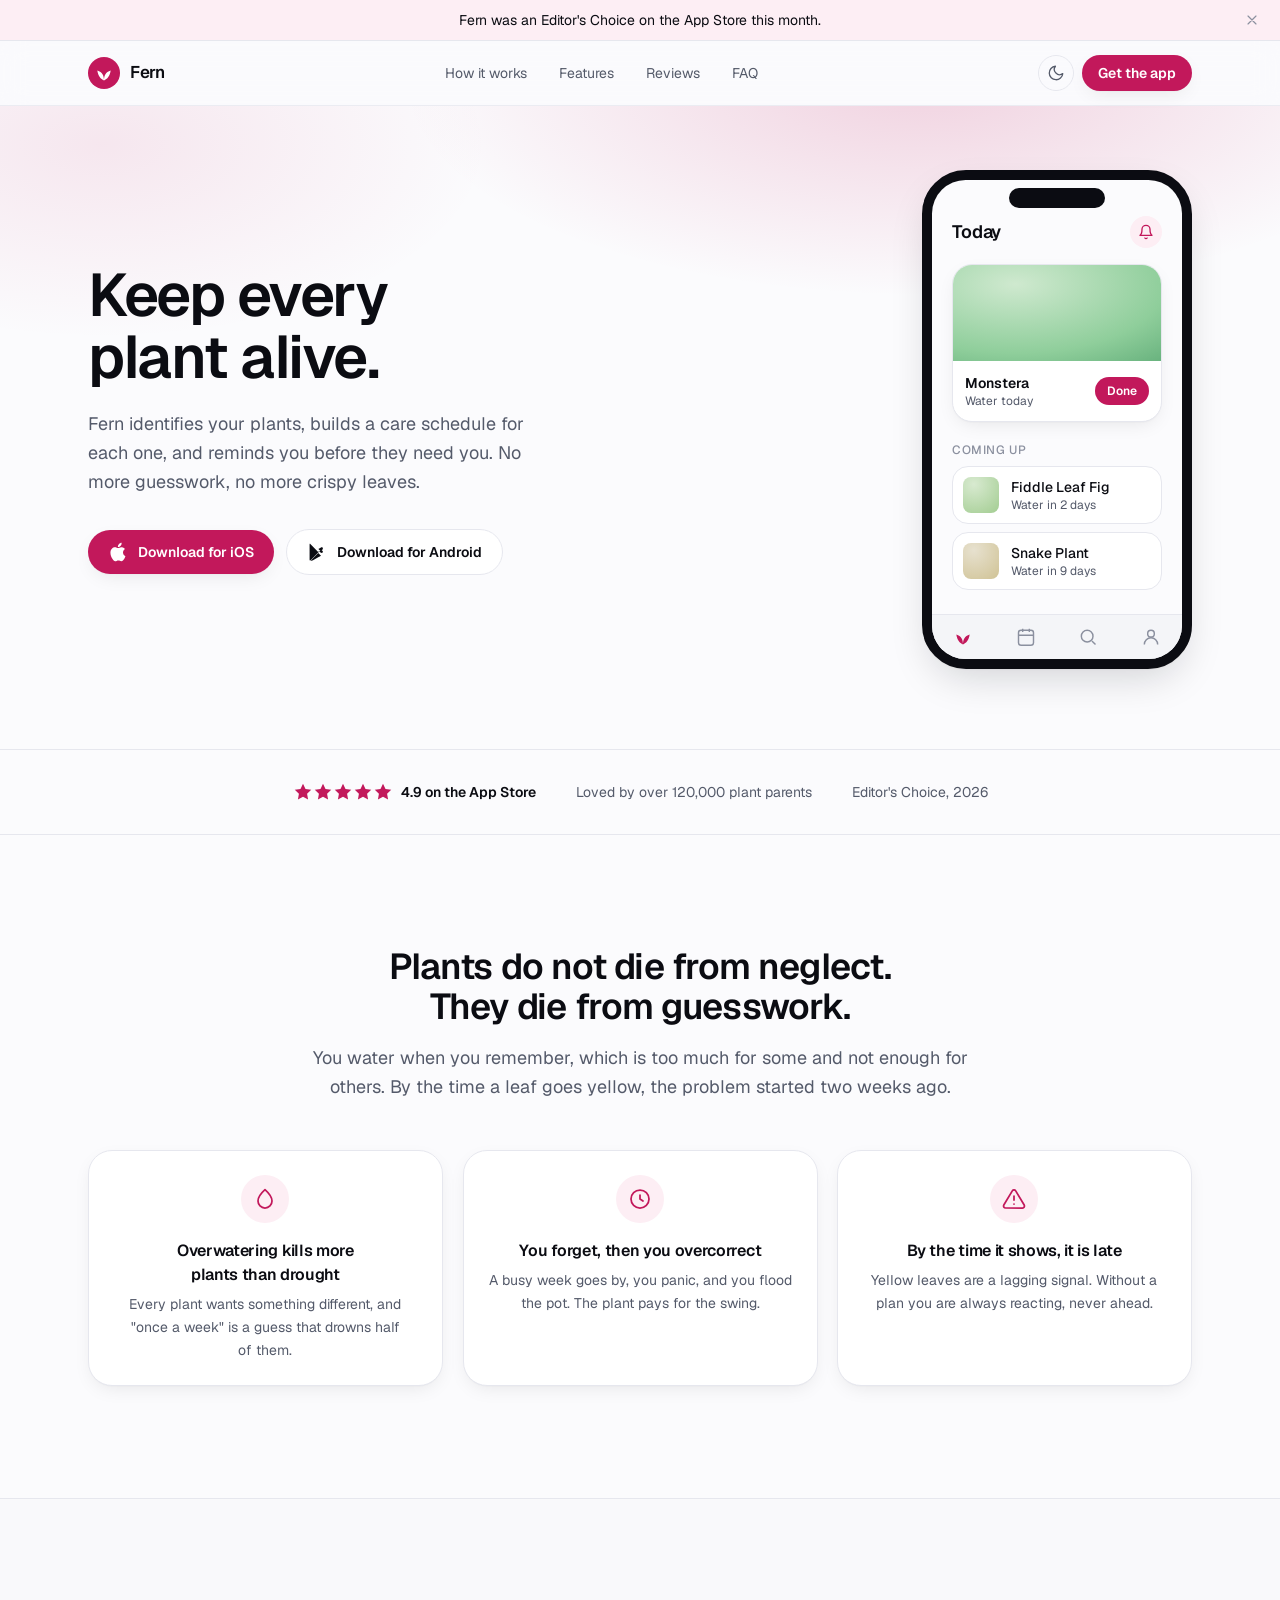
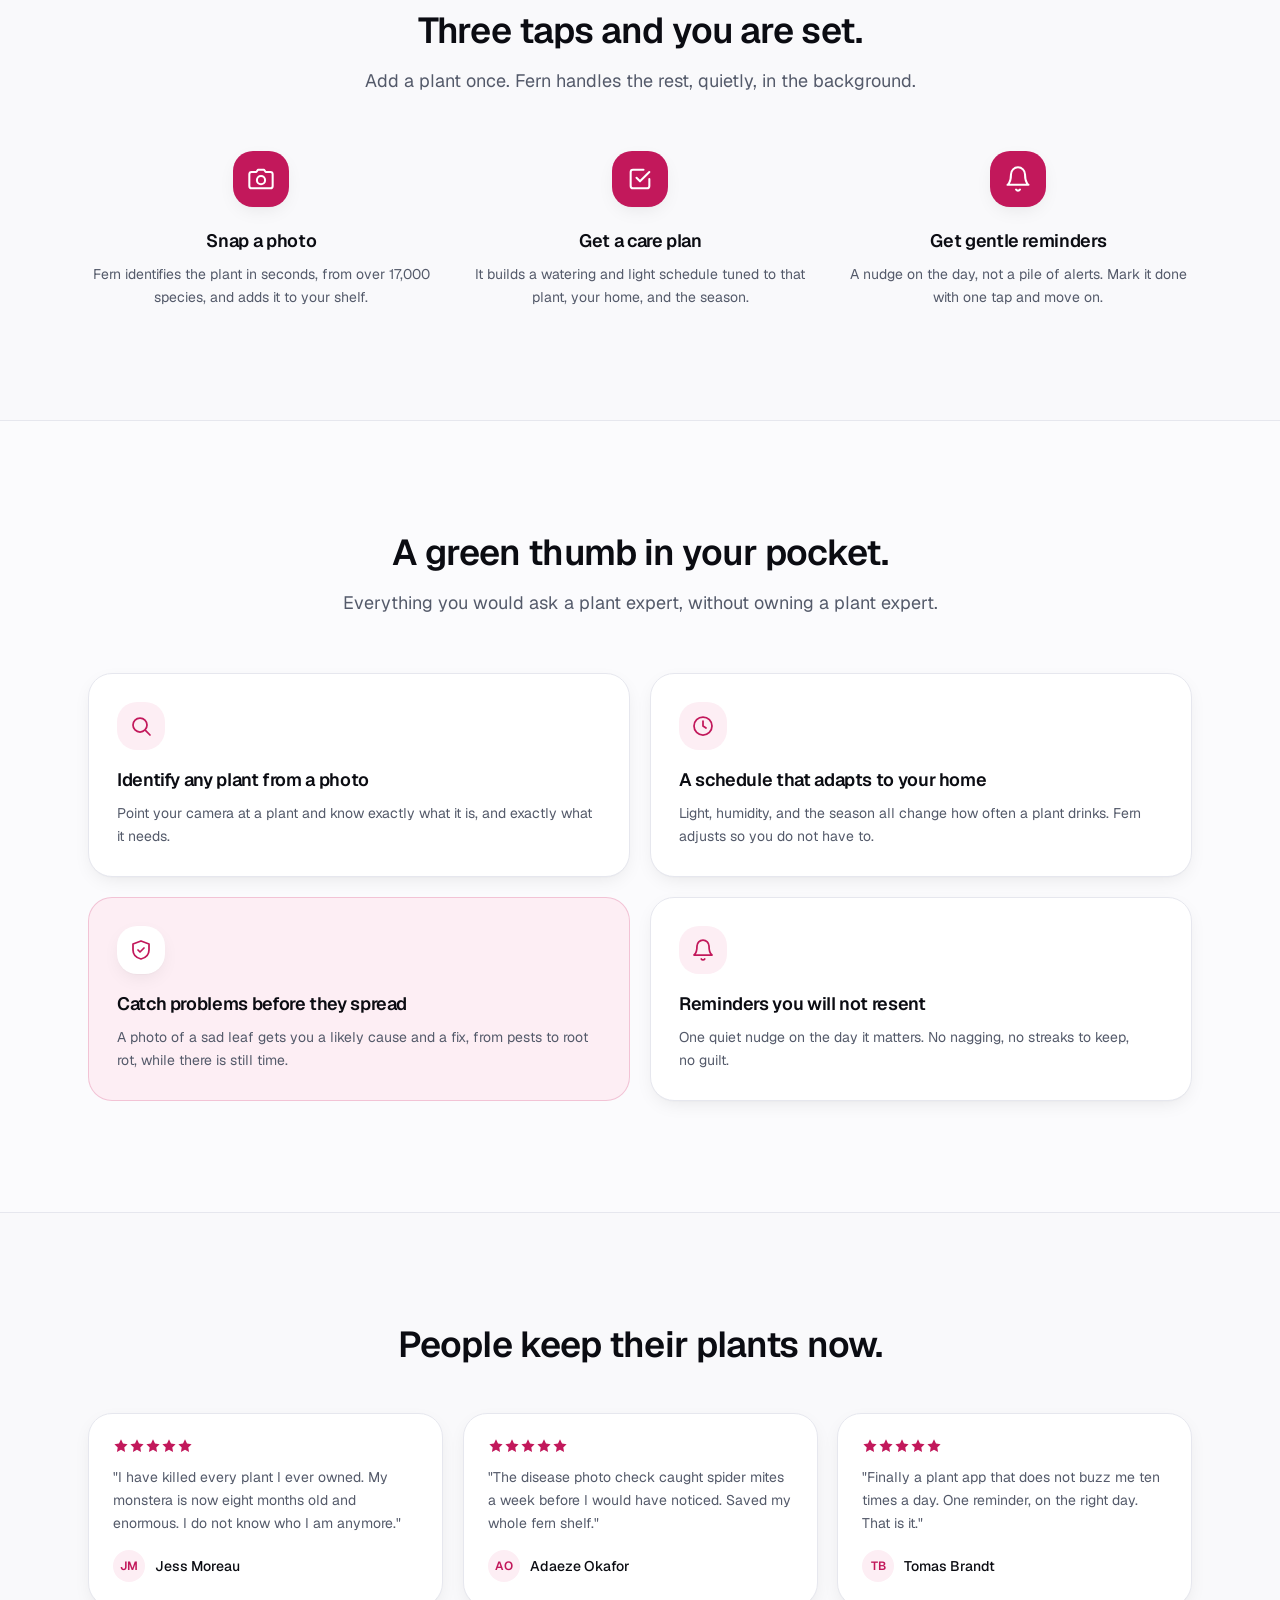
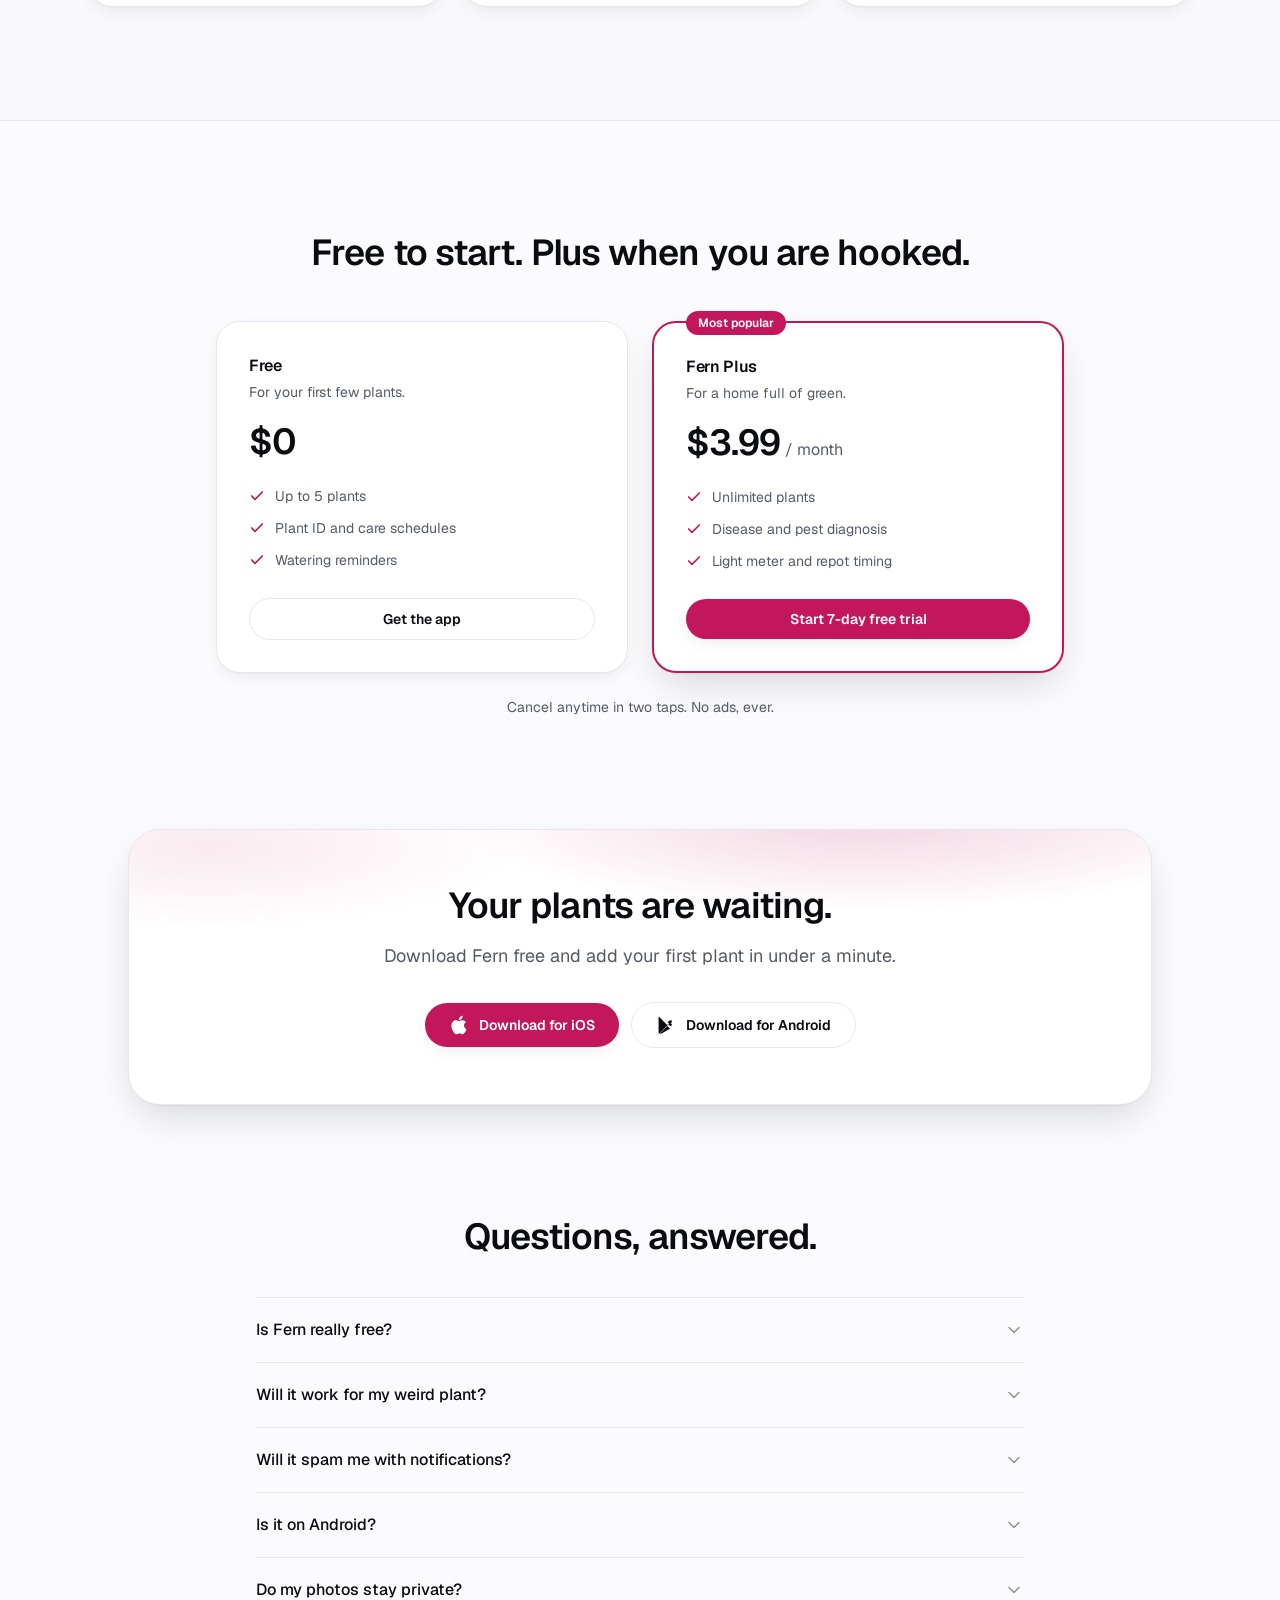
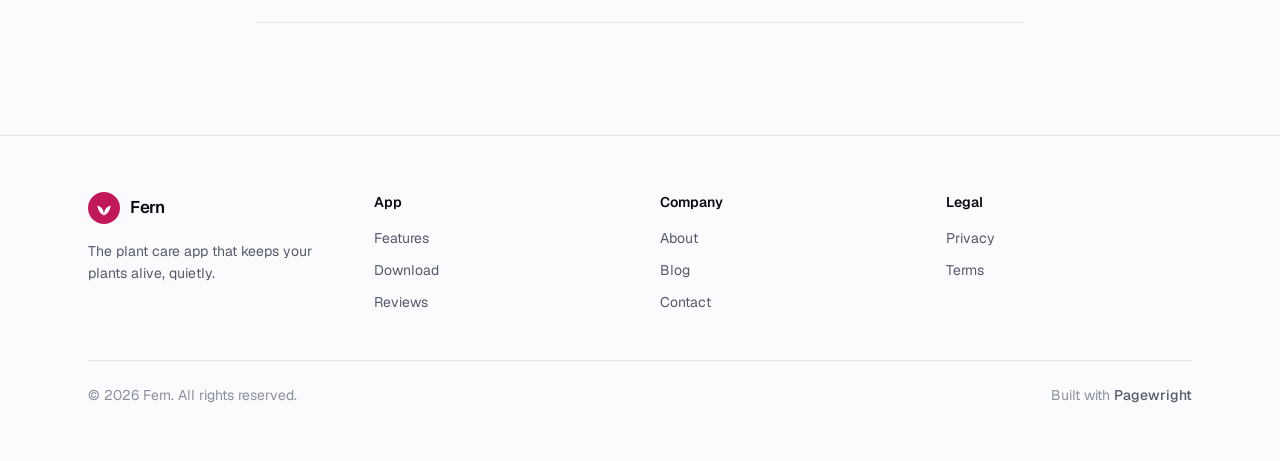
<file: bloom/index.html>
<!doctype html>
<html lang="en" class="scroll-smooth">
<head>
  <meta charset="utf-8" />
  <meta name="viewport" content="width=device-width, initial-scale=1" />

  <!-- ============================================================= -->
  <!-- PAGEWRIGHT · BLOOM                                              -->
  <!-- A consumer / mobile-app landing template. Demo product:        -->
  <!-- a fictional plant-care app, "Fern". Replace the copy, links,    -->
  <!-- and the 8 color variables in assets/css/styles.css.             -->
  <!-- ============================================================= -->

  <title>Fern: keep every plant alive</title>
  <meta name="description" content="Fern identifies your plants, builds a care schedule for each one, and reminds you before they need you. No more guesswork, no more crispy leaves." />
  <link rel="canonical" href="https://example.com/" />

  <meta name="theme-color" content="#fbfbfd" media="(prefers-color-scheme: light)" />
  <meta name="theme-color" content="#0a0b10" media="(prefers-color-scheme: dark)" />

  <meta property="og:type" content="website" />
  <meta property="og:title" content="Fern: keep every plant alive" />
  <meta property="og:description" content="Identify your plants, get a care schedule for each one, and gentle reminders before they need you." />
  <meta property="og:image" content="https://example.com/assets/img/og.png" />
  <meta property="og:url" content="https://example.com/" />
  <meta name="twitter:card" content="summary_large_image" />
  <meta name="twitter:title" content="Fern: keep every plant alive" />
  <meta name="twitter:description" content="Identify your plants, get a care schedule, and gentle reminders before they need you." />
  <meta name="twitter:image" content="https://example.com/assets/img/og.png" />

  <link rel="icon" href="assets/img/favicon.svg" type="image/svg+xml" />
  <link rel="apple-touch-icon" href="assets/img/apple-touch-icon.png" />
  <link rel="manifest" href="assets/img/site.webmanifest" />

  <link rel="preload" href="assets/fonts/Geist-Variable.woff2" as="font" type="font/woff2" crossorigin />
  <link rel="stylesheet" href="assets/css/styles.css" />

  <script>
    (function () {
      try {
        document.documentElement.classList.add('js');
        var t = localStorage.getItem('theme');
        if (t === 'dark' || (!t && matchMedia('(prefers-color-scheme: dark)').matches)) {
          document.documentElement.classList.add('dark');
        }
      } catch (e) {}
    })();
  </script>
</head>

<body class="font-sans antialiased">
  <a href="#main" class="sr-only focus:not-sr-only focus:fixed focus:left-4 focus:top-4 focus:z-[100] focus:rounded-full focus:bg-brand focus:px-4 focus:py-2 focus:text-sm focus:font-semibold focus:text-on-brand">Skip to content</a>

  <!-- ANNOUNCEMENT -->
  <div data-announce class="relative z-40 border-b border-line bg-brand-soft">
    <div class="mx-auto flex max-w-6xl items-center justify-center gap-3 px-5 py-2.5 text-center text-sm">
      <span class="text-ink">Fern was an Editor's Choice on the App Store this month.</span>
      <button data-announce-close type="button" aria-label="Dismiss announcement" class="absolute right-4 grid h-6 w-6 place-items-center rounded-full text-faint transition hover:bg-card hover:text-ink">
        <svg viewBox="0 0 24 24" class="h-4 w-4" fill="none" stroke="currentColor" stroke-width="1.75" stroke-linecap="round"><path d="M6 6l12 12M18 6L6 18"/></svg>
      </button>
    </div>
  </div>

  <!-- NAV -->
  <header class="sticky top-0 z-30 border-b border-line/70 bg-canvas/80 backdrop-blur-md">
    <nav class="mx-auto flex h-16 max-w-6xl items-center justify-between px-5 sm:px-6" aria-label="Primary">
      <a href="#" class="flex items-center gap-2.5 font-semibold tracking-tight">
        <span class="grid h-8 w-8 place-items-center rounded-full bg-brand text-on-brand">
          <svg viewBox="0 0 24 24" class="h-5 w-5" fill="currentColor" aria-hidden="true"><path d="M12 21c0-6 2-10 8-12-1 7-4 10-8 12zM12 21C8 19 5 16 4 9c6 2 8 6 8 12z"/></svg>
        </span>
        <span class="text-[17px]">Fern</span>
      </a>

      <div class="hidden items-center gap-8 md:flex">
        <a href="#how" class="text-sm text-muted transition hover:text-ink">How it works</a>
        <a href="#features" class="text-sm text-muted transition hover:text-ink">Features</a>
        <a href="#reviews" class="text-sm text-muted transition hover:text-ink">Reviews</a>
        <a href="#faq" class="text-sm text-muted transition hover:text-ink">FAQ</a>
      </div>

      <div class="flex items-center gap-2">
        <button data-theme-toggle type="button" aria-label="Toggle dark mode" class="grid h-9 w-9 place-items-center rounded-full border border-line text-muted transition hover:bg-panel hover:text-ink">
          <svg data-icon-sun viewBox="0 0 24 24" class="hidden h-[18px] w-[18px]" fill="none" stroke="currentColor" stroke-width="1.75" stroke-linecap="round"><circle cx="12" cy="12" r="4"/><path d="M12 2v2M12 20v2M4.93 4.93l1.41 1.41M17.66 17.66l1.41 1.41M2 12h2M20 12h2M4.93 19.07l1.41-1.41M17.66 6.34l1.41-1.41"/></svg>
          <svg data-icon-moon viewBox="0 0 24 24" class="hidden h-[18px] w-[18px]" fill="none" stroke="currentColor" stroke-width="1.75" stroke-linecap="round" stroke-linejoin="round"><path d="M21 12.79A9 9 0 1 1 11.21 3 7 7 0 0 0 21 12.79z"/></svg>
        </button>
        <a href="#download" class="inline-flex items-center gap-1.5 rounded-full bg-brand px-4 py-2 text-sm font-semibold text-on-brand shadow-soft transition hover:opacity-90 active:scale-[0.98]">Get the app</a>
        <button data-mobile-toggle type="button" aria-label="Open menu" aria-expanded="false" class="grid h-9 w-9 place-items-center rounded-full border border-line text-muted transition hover:bg-panel hover:text-ink md:hidden">
          <svg viewBox="0 0 24 24" class="h-5 w-5" fill="none" stroke="currentColor" stroke-width="1.75" stroke-linecap="round"><path d="M4 7h16M4 12h16M4 17h16"/></svg>
        </button>
      </div>
    </nav>

    <div data-mobile-menu class="hidden border-t border-line bg-canvas md:hidden">
      <div class="mx-auto flex max-w-6xl flex-col gap-1 px-5 py-3">
        <a href="#how" class="rounded-lg px-3 py-2.5 text-sm text-muted transition hover:bg-panel hover:text-ink">How it works</a>
        <a href="#features" class="rounded-lg px-3 py-2.5 text-sm text-muted transition hover:bg-panel hover:text-ink">Features</a>
        <a href="#reviews" class="rounded-lg px-3 py-2.5 text-sm text-muted transition hover:bg-panel hover:text-ink">Reviews</a>
        <a href="#faq" class="rounded-lg px-3 py-2.5 text-sm text-muted transition hover:bg-panel hover:text-ink">FAQ</a>
      </div>
    </div>
  </header>

  <main id="main">
    <!-- HERO · copy left, phone mockup right -->
    <section class="relative overflow-hidden">
      <div class="ambient pointer-events-none absolute inset-0 -z-10"></div>
      <div class="mx-auto grid max-w-6xl items-center gap-12 px-5 pt-14 pb-20 sm:px-6 md:pt-16 lg:grid-cols-[1.05fr_1fr] lg:gap-8">
        <div class="reveal max-w-xl">
          <h1 class="text-4xl font-semibold leading-[1.04] tracking-tight sm:text-5xl lg:text-6xl">Keep every plant alive.</h1>
          <p class="mt-5 max-w-md text-lg leading-relaxed text-muted">Fern identifies your plants, builds a care schedule for each one, and reminds you before they need you. No more guesswork, no more crispy leaves.</p>
          <div class="mt-8 flex flex-wrap items-center gap-3">
            <a href="#download" class="inline-flex items-center gap-2.5 rounded-full bg-brand px-5 py-3 text-sm font-semibold text-on-brand shadow-soft transition hover:opacity-90 active:scale-[0.98]">
              <svg viewBox="0 0 24 24" class="h-5 w-5" fill="currentColor"><path d="M16.365 1.43c0 1.14-.493 2.27-1.177 3.08-.744.9-1.99 1.57-2.987 1.57-.12 0-.23-.02-.3-.03-.01-.06-.04-.22-.04-.39 0-1.15.572-2.27 1.206-2.98.804-.94 2.142-1.64 3.248-1.68.03.13.05.28.05.43zm4.565 15.71c-.03.07-.463 1.58-1.518 3.12-.945 1.34-1.94 2.71-3.43 2.71-1.517 0-1.9-.88-3.63-.88-1.698 0-2.302.91-3.67.91-1.377 0-2.332-1.26-3.428-2.8-1.287-1.82-2.323-4.63-2.323-7.28 0-4.28 2.797-6.55 5.552-6.55 1.448 0 2.675.95 3.6.95.865 0 2.222-1.01 3.902-1.01.613 0 2.886.06 4.374 2.19-.13.09-2.383 1.37-2.383 4.19 0 3.26 2.854 4.42 2.984 4.46z"/></svg>
              Download for iOS
            </a>
            <a href="#download" class="inline-flex items-center gap-2.5 rounded-full border border-line bg-card px-5 py-3 text-sm font-semibold text-ink transition hover:bg-panel active:scale-[0.98]">
              <svg viewBox="0 0 24 24" class="h-5 w-5" fill="currentColor"><path d="M3.6 1.7c-.3.3-.5.8-.5 1.4v17.8c0 .6.2 1.1.5 1.4l.1.1 10-10v-.2l-10-10zM17 11.6l-3.3-3.3 2.6-1.5c1.6-.9 2.8-.2 2.8.9 0 .8-.5 1.4-1.3 1.9l-.8.5zm-3.3 1.1 3.3-3.3.8.5c.8.5 1.3 1.1 1.3 1.9 0 1.1-1.2 1.8-2.8.9l-2.6-1.5zM4.6 22.1l8.9-8.9 3.3 3.3-9.6 5.5c-1.1.6-2 .5-2.6.1z"/></svg>
              Download for Android
            </a>
          </div>
        </div>

        <!-- Phone mockup: a real app screen, not a screenshot image -->
        <div class="reveal reveal-d2 flex justify-center lg:justify-end">
          <div class="w-[270px] rounded-[2.75rem] border-[10px] border-ink bg-ink shadow-lift">
            <div class="relative overflow-hidden rounded-[2.1rem] bg-canvas">
              <div class="absolute left-1/2 top-2 h-5 w-24 -translate-x-1/2 rounded-full bg-ink"></div>
              <div class="px-5 pb-6 pt-9">
                <div class="flex items-center justify-between">
                  <p class="text-lg font-semibold tracking-tight">Today</p>
                  <span class="grid h-8 w-8 place-items-center rounded-full bg-brand-soft text-brand"><svg viewBox="0 0 24 24" class="h-4 w-4" fill="none" stroke="currentColor" stroke-width="2" stroke-linecap="round" stroke-linejoin="round"><path d="M18 8a6 6 0 0 0-12 0c0 7-3 9-3 9h18s-3-2-3-9M13.7 21a2 2 0 0 1-3.4 0"/></svg></span>
                </div>

                <div class="mt-4 overflow-hidden rounded-2xl border border-line bg-card shadow-soft">
                  <div class="h-24 w-full" style="background:radial-gradient(120% 120% at 30% 20%, #cfe9cf, #8fce9b 60%, #5aa873)"></div>
                  <div class="flex items-center justify-between p-3">
                    <div>
                      <p class="text-sm font-semibold">Monstera</p>
                      <p class="text-xs text-muted">Water today</p>
                    </div>
                    <button class="rounded-full bg-brand px-3 py-1.5 text-xs font-semibold text-on-brand">Done</button>
                  </div>
                </div>

                <p class="mt-5 text-xs font-medium uppercase tracking-wider text-faint">Coming up</p>
                <div class="mt-2 space-y-2">
                  <div class="flex items-center gap-3 rounded-xl border border-line bg-card p-2.5">
                    <span class="h-9 w-9 rounded-lg" style="background:radial-gradient(120% 120% at 30% 20%, #d8ead0, #9cc98a)"></span>
                    <div class="min-w-0 flex-1"><p class="text-sm font-medium">Fiddle Leaf Fig</p><p class="text-xs text-muted">Water in 2 days</p></div>
                  </div>
                  <div class="flex items-center gap-3 rounded-xl border border-line bg-card p-2.5">
                    <span class="h-9 w-9 rounded-lg" style="background:radial-gradient(120% 120% at 30% 20%, #e7e1cf, #cdbf8e)"></span>
                    <div class="min-w-0 flex-1"><p class="text-sm font-medium">Snake Plant</p><p class="text-xs text-muted">Water in 9 days</p></div>
                  </div>
                </div>
              </div>
              <div class="flex items-center justify-around border-t border-line bg-panel py-3 text-faint">
                <svg viewBox="0 0 24 24" class="h-5 w-5 text-brand" fill="currentColor"><path d="M12 21c0-6 2-10 8-12-1 7-4 10-8 12zM12 21C8 19 5 16 4 9c6 2 8 6 8 12z"/></svg>
                <svg viewBox="0 0 24 24" class="h-5 w-5" fill="none" stroke="currentColor" stroke-width="1.75"><rect x="3" y="4" width="18" height="18" rx="3"/><path d="M3 10h18M8 2v4M16 2v4"/></svg>
                <svg viewBox="0 0 24 24" class="h-5 w-5" fill="none" stroke="currentColor" stroke-width="1.75"><circle cx="11" cy="11" r="7"/><path d="m21 21-4.3-4.3"/></svg>
                <svg viewBox="0 0 24 24" class="h-5 w-5" fill="none" stroke="currentColor" stroke-width="1.75"><circle cx="12" cy="8" r="4"/><path d="M4 21a8 8 0 0 1 16 0"/></svg>
              </div>
            </div>
          </div>
        </div>
      </div>
    </section>

    <!-- RATING STRIP -->
    <section class="border-y border-line bg-canvas py-8" aria-label="Ratings">
      <div class="mx-auto flex max-w-5xl flex-col items-center justify-center gap-4 px-5 text-center sm:flex-row sm:gap-10 sm:px-6">
        <div class="flex items-center gap-2">
          <span class="flex text-brand" aria-hidden="true">
            <svg viewBox="0 0 24 24" class="h-5 w-5" fill="currentColor"><path d="m12 2 3 6.3 6.9 1-5 4.8 1.2 6.9L12 17.8 5.9 21l1.2-6.9-5-4.8 6.9-1z"/></svg>
            <svg viewBox="0 0 24 24" class="h-5 w-5" fill="currentColor"><path d="m12 2 3 6.3 6.9 1-5 4.8 1.2 6.9L12 17.8 5.9 21l1.2-6.9-5-4.8 6.9-1z"/></svg>
            <svg viewBox="0 0 24 24" class="h-5 w-5" fill="currentColor"><path d="m12 2 3 6.3 6.9 1-5 4.8 1.2 6.9L12 17.8 5.9 21l1.2-6.9-5-4.8 6.9-1z"/></svg>
            <svg viewBox="0 0 24 24" class="h-5 w-5" fill="currentColor"><path d="m12 2 3 6.3 6.9 1-5 4.8 1.2 6.9L12 17.8 5.9 21l1.2-6.9-5-4.8 6.9-1z"/></svg>
            <svg viewBox="0 0 24 24" class="h-5 w-5" fill="currentColor"><path d="m12 2 3 6.3 6.9 1-5 4.8 1.2 6.9L12 17.8 5.9 21l1.2-6.9-5-4.8 6.9-1z"/></svg>
          </span>
          <span class="text-sm font-semibold">4.9 on the App Store</span>
        </div>
        <p class="text-sm text-muted">Loved by over 120,000 plant parents</p>
        <p class="text-sm text-muted">Editor's Choice, 2026</p>
      </div>
    </section>

    <!-- PROBLEM -->
    <section class="py-20 md:py-28">
      <div class="mx-auto max-w-6xl px-5 sm:px-6">
        <div class="reveal mx-auto max-w-2xl text-center">
          <h2 class="text-3xl font-semibold tracking-tight sm:text-4xl">Plants do not die from neglect. They die from guesswork.</h2>
          <p class="mt-4 text-lg leading-relaxed text-muted">You water when you remember, which is too much for some and not enough for others. By the time a leaf goes yellow, the problem started two weeks ago.</p>
        </div>
        <div class="mt-12 grid gap-5 sm:grid-cols-3">
          <div class="reveal rounded-3xl border border-line bg-card p-6 text-center shadow-soft">
            <span class="mx-auto grid h-12 w-12 place-items-center rounded-full bg-brand-soft text-brand"><svg viewBox="0 0 24 24" class="h-6 w-6" fill="none" stroke="currentColor" stroke-width="1.75" stroke-linecap="round" stroke-linejoin="round"><path d="M12 2.7S5 9 5 14a7 7 0 0 0 14 0c0-5-7-11.3-7-11.3z"/></svg></span>
            <h3 class="mt-4 font-semibold">Overwatering kills more plants than drought</h3>
            <p class="mt-1.5 text-sm leading-relaxed text-muted">Every plant wants something different, and "once a week" is a guess that drowns half of them.</p>
          </div>
          <div class="reveal reveal-d1 rounded-3xl border border-line bg-card p-6 text-center shadow-soft">
            <span class="mx-auto grid h-12 w-12 place-items-center rounded-full bg-brand-soft text-brand"><svg viewBox="0 0 24 24" class="h-6 w-6" fill="none" stroke="currentColor" stroke-width="1.75" stroke-linecap="round" stroke-linejoin="round"><circle cx="12" cy="12" r="9"/><path d="M12 8v4l3 2"/></svg></span>
            <h3 class="mt-4 font-semibold">You forget, then you overcorrect</h3>
            <p class="mt-1.5 text-sm leading-relaxed text-muted">A busy week goes by, you panic, and you flood the pot. The plant pays for the swing.</p>
          </div>
          <div class="reveal reveal-d2 rounded-3xl border border-line bg-card p-6 text-center shadow-soft">
            <span class="mx-auto grid h-12 w-12 place-items-center rounded-full bg-brand-soft text-brand"><svg viewBox="0 0 24 24" class="h-6 w-6" fill="none" stroke="currentColor" stroke-width="1.75" stroke-linecap="round" stroke-linejoin="round"><path d="M12 9v4M12 17h.01M10.3 3.9 1.8 18a2 2 0 0 0 1.7 3h17a2 2 0 0 0 1.7-3L13.7 3.9a2 2 0 0 0-3.4 0z"/></svg></span>
            <h3 class="mt-4 font-semibold">By the time it shows, it is late</h3>
            <p class="mt-1.5 text-sm leading-relaxed text-muted">Yellow leaves are a lagging signal. Without a plan you are always reacting, never ahead.</p>
          </div>
        </div>
      </div>
    </section>

    <!-- HOW IT WORKS -->
    <section id="how" class="border-y border-line bg-panel/40 py-20 md:py-28">
      <div class="mx-auto max-w-6xl px-5 sm:px-6">
        <div class="reveal mx-auto max-w-2xl text-center">
          <h2 class="text-3xl font-semibold tracking-tight sm:text-4xl">Three taps and you are set.</h2>
          <p class="mt-4 text-lg text-muted">Add a plant once. Fern handles the rest, quietly, in the background.</p>
        </div>
        <ol class="mt-14 grid gap-8 md:grid-cols-3">
          <li class="reveal text-center">
            <span class="mx-auto grid h-14 w-14 place-items-center rounded-2xl bg-brand text-on-brand shadow-soft"><svg viewBox="0 0 24 24" class="h-7 w-7" fill="none" stroke="currentColor" stroke-width="1.75" stroke-linecap="round" stroke-linejoin="round"><path d="M14.5 4h-5L8 6H4a2 2 0 0 0-2 2v10a2 2 0 0 0 2 2h16a2 2 0 0 0 2-2V8a2 2 0 0 0-2-2h-4z"/><circle cx="12" cy="13" r="3.5"/></svg></span>
            <h3 class="mt-5 text-lg font-semibold">Snap a photo</h3>
            <p class="mt-2 text-sm leading-relaxed text-muted">Fern identifies the plant in seconds, from over 17,000 species, and adds it to your shelf.</p>
          </li>
          <li class="reveal reveal-d1 text-center">
            <span class="mx-auto grid h-14 w-14 place-items-center rounded-2xl bg-brand text-on-brand shadow-soft"><svg viewBox="0 0 24 24" class="h-7 w-7" fill="none" stroke="currentColor" stroke-width="1.75" stroke-linecap="round" stroke-linejoin="round"><path d="M9 11l3 3 8-8"/><path d="M20 12v6a2 2 0 0 1-2 2H6a2 2 0 0 1-2-2V6a2 2 0 0 1 2-2h9"/></svg></span>
            <h3 class="mt-5 text-lg font-semibold">Get a care plan</h3>
            <p class="mt-2 text-sm leading-relaxed text-muted">It builds a watering and light schedule tuned to that plant, your home, and the season.</p>
          </li>
          <li class="reveal reveal-d2 text-center">
            <span class="mx-auto grid h-14 w-14 place-items-center rounded-2xl bg-brand text-on-brand shadow-soft"><svg viewBox="0 0 24 24" class="h-7 w-7" fill="none" stroke="currentColor" stroke-width="1.75" stroke-linecap="round" stroke-linejoin="round"><path d="M18 8a6 6 0 0 0-12 0c0 7-3 9-3 9h18s-3-2-3-9M13.7 21a2 2 0 0 1-3.4 0"/></svg></span>
            <h3 class="mt-5 text-lg font-semibold">Get gentle reminders</h3>
            <p class="mt-2 text-sm leading-relaxed text-muted">A nudge on the day, not a pile of alerts. Mark it done with one tap and move on.</p>
          </li>
        </ol>
      </div>
    </section>

    <!-- FEATURES -->
    <section id="features" class="py-20 md:py-28">
      <div class="mx-auto max-w-6xl px-5 sm:px-6">
        <div class="reveal mx-auto max-w-2xl text-center">
          <h2 class="text-3xl font-semibold tracking-tight sm:text-4xl">A green thumb in your pocket.</h2>
          <p class="mt-4 text-lg text-muted">Everything you would ask a plant expert, without owning a plant expert.</p>
        </div>

        <div class="mt-14 grid gap-5 md:grid-cols-2">
          <article class="reveal rounded-3xl border border-line bg-card p-7 shadow-soft">
            <span class="grid h-12 w-12 place-items-center rounded-2xl bg-brand-soft text-brand"><svg viewBox="0 0 24 24" class="h-6 w-6" fill="none" stroke="currentColor" stroke-width="1.75" stroke-linecap="round" stroke-linejoin="round"><circle cx="11" cy="11" r="7"/><path d="m21 21-4.3-4.3"/></svg></span>
            <h3 class="mt-4 text-lg font-semibold">Identify any plant from a photo</h3>
            <p class="mt-2 text-sm leading-relaxed text-muted">Point your camera at a plant and know exactly what it is, and exactly what it needs.</p>
          </article>
          <article class="reveal reveal-d1 rounded-3xl border border-line bg-card p-7 shadow-soft">
            <span class="grid h-12 w-12 place-items-center rounded-2xl bg-brand-soft text-brand"><svg viewBox="0 0 24 24" class="h-6 w-6" fill="none" stroke="currentColor" stroke-width="1.75" stroke-linecap="round" stroke-linejoin="round"><path d="M3 12a9 9 0 1 0 18 0 9 9 0 0 0-18 0z"/><path d="M12 7v5l3 2"/></svg></span>
            <h3 class="mt-4 text-lg font-semibold">A schedule that adapts to your home</h3>
            <p class="mt-2 text-sm leading-relaxed text-muted">Light, humidity, and the season all change how often a plant drinks. Fern adjusts so you do not have to.</p>
          </article>
          <article class="reveal reveal-d1 rounded-3xl border border-brand/20 bg-brand-soft p-7">
            <span class="grid h-12 w-12 place-items-center rounded-2xl bg-card text-brand shadow-soft"><svg viewBox="0 0 24 24" class="h-6 w-6" fill="none" stroke="currentColor" stroke-width="1.75" stroke-linecap="round" stroke-linejoin="round"><path d="M9 12l2 2 4-4"/><path d="M12 3 4 6v6c0 4.5 3.2 7.8 8 9 4.8-1.2 8-4.5 8-9V6z"/></svg></span>
            <h3 class="mt-4 text-lg font-semibold">Catch problems before they spread</h3>
            <p class="mt-2 text-sm leading-relaxed text-muted">A photo of a sad leaf gets you a likely cause and a fix, from pests to root rot, while there is still time.</p>
          </article>
          <article class="reveal reveal-d2 rounded-3xl border border-line bg-card p-7 shadow-soft">
            <span class="grid h-12 w-12 place-items-center rounded-2xl bg-brand-soft text-brand"><svg viewBox="0 0 24 24" class="h-6 w-6" fill="none" stroke="currentColor" stroke-width="1.75" stroke-linecap="round" stroke-linejoin="round"><path d="M18 8a6 6 0 0 0-12 0c0 7-3 9-3 9h18s-3-2-3-9M13.7 21a2 2 0 0 1-3.4 0"/></svg></span>
            <h3 class="mt-4 text-lg font-semibold">Reminders you will not resent</h3>
            <p class="mt-2 text-sm leading-relaxed text-muted">One quiet nudge on the day it matters. No nagging, no streaks to keep, no guilt.</p>
          </article>
        </div>
      </div>
    </section>

    <!-- REVIEWS -->
    <section id="reviews" class="border-y border-line bg-panel/40 py-20 md:py-28">
      <div class="mx-auto max-w-6xl px-5 sm:px-6">
        <div class="reveal mx-auto max-w-2xl text-center">
          <h2 class="text-3xl font-semibold tracking-tight sm:text-4xl">People keep their plants now.</h2>
        </div>
        <div class="mt-12 grid gap-5 md:grid-cols-3">
          <figure class="reveal rounded-3xl border border-line bg-card p-6 shadow-soft">
            <span class="flex text-brand" aria-label="5 out of 5 stars"><svg viewBox="0 0 24 24" class="h-4 w-4" fill="currentColor"><path d="m12 2 3 6.3 6.9 1-5 4.8 1.2 6.9L12 17.8 5.9 21l1.2-6.9-5-4.8 6.9-1z"/></svg><svg viewBox="0 0 24 24" class="h-4 w-4" fill="currentColor"><path d="m12 2 3 6.3 6.9 1-5 4.8 1.2 6.9L12 17.8 5.9 21l1.2-6.9-5-4.8 6.9-1z"/></svg><svg viewBox="0 0 24 24" class="h-4 w-4" fill="currentColor"><path d="m12 2 3 6.3 6.9 1-5 4.8 1.2 6.9L12 17.8 5.9 21l1.2-6.9-5-4.8 6.9-1z"/></svg><svg viewBox="0 0 24 24" class="h-4 w-4" fill="currentColor"><path d="m12 2 3 6.3 6.9 1-5 4.8 1.2 6.9L12 17.8 5.9 21l1.2-6.9-5-4.8 6.9-1z"/></svg><svg viewBox="0 0 24 24" class="h-4 w-4" fill="currentColor"><path d="m12 2 3 6.3 6.9 1-5 4.8 1.2 6.9L12 17.8 5.9 21l1.2-6.9-5-4.8 6.9-1z"/></svg></span>
            <blockquote class="mt-3 text-sm leading-relaxed text-muted">"I have killed every plant I ever owned. My monstera is now eight months old and enormous. I do not know who I am anymore."</blockquote>
            <figcaption class="mt-4 flex items-center gap-2.5">
              <span class="grid h-8 w-8 place-items-center rounded-full bg-brand-soft text-xs font-semibold text-brand">JM</span>
              <span class="text-sm font-medium">Jess Moreau</span>
            </figcaption>
          </figure>
          <figure class="reveal reveal-d1 rounded-3xl border border-line bg-card p-6 shadow-soft">
            <span class="flex text-brand" aria-label="5 out of 5 stars"><svg viewBox="0 0 24 24" class="h-4 w-4" fill="currentColor"><path d="m12 2 3 6.3 6.9 1-5 4.8 1.2 6.9L12 17.8 5.9 21l1.2-6.9-5-4.8 6.9-1z"/></svg><svg viewBox="0 0 24 24" class="h-4 w-4" fill="currentColor"><path d="m12 2 3 6.3 6.9 1-5 4.8 1.2 6.9L12 17.8 5.9 21l1.2-6.9-5-4.8 6.9-1z"/></svg><svg viewBox="0 0 24 24" class="h-4 w-4" fill="currentColor"><path d="m12 2 3 6.3 6.9 1-5 4.8 1.2 6.9L12 17.8 5.9 21l1.2-6.9-5-4.8 6.9-1z"/></svg><svg viewBox="0 0 24 24" class="h-4 w-4" fill="currentColor"><path d="m12 2 3 6.3 6.9 1-5 4.8 1.2 6.9L12 17.8 5.9 21l1.2-6.9-5-4.8 6.9-1z"/></svg><svg viewBox="0 0 24 24" class="h-4 w-4" fill="currentColor"><path d="m12 2 3 6.3 6.9 1-5 4.8 1.2 6.9L12 17.8 5.9 21l1.2-6.9-5-4.8 6.9-1z"/></svg></span>
            <blockquote class="mt-3 text-sm leading-relaxed text-muted">"The disease photo check caught spider mites a week before I would have noticed. Saved my whole fern shelf."</blockquote>
            <figcaption class="mt-4 flex items-center gap-2.5">
              <span class="grid h-8 w-8 place-items-center rounded-full bg-brand-soft text-xs font-semibold text-brand">AO</span>
              <span class="text-sm font-medium">Adaeze Okafor</span>
            </figcaption>
          </figure>
          <figure class="reveal reveal-d2 rounded-3xl border border-line bg-card p-6 shadow-soft">
            <span class="flex text-brand" aria-label="5 out of 5 stars"><svg viewBox="0 0 24 24" class="h-4 w-4" fill="currentColor"><path d="m12 2 3 6.3 6.9 1-5 4.8 1.2 6.9L12 17.8 5.9 21l1.2-6.9-5-4.8 6.9-1z"/></svg><svg viewBox="0 0 24 24" class="h-4 w-4" fill="currentColor"><path d="m12 2 3 6.3 6.9 1-5 4.8 1.2 6.9L12 17.8 5.9 21l1.2-6.9-5-4.8 6.9-1z"/></svg><svg viewBox="0 0 24 24" class="h-4 w-4" fill="currentColor"><path d="m12 2 3 6.3 6.9 1-5 4.8 1.2 6.9L12 17.8 5.9 21l1.2-6.9-5-4.8 6.9-1z"/></svg><svg viewBox="0 0 24 24" class="h-4 w-4" fill="currentColor"><path d="m12 2 3 6.3 6.9 1-5 4.8 1.2 6.9L12 17.8 5.9 21l1.2-6.9-5-4.8 6.9-1z"/></svg><svg viewBox="0 0 24 24" class="h-4 w-4" fill="currentColor"><path d="m12 2 3 6.3 6.9 1-5 4.8 1.2 6.9L12 17.8 5.9 21l1.2-6.9-5-4.8 6.9-1z"/></svg></span>
            <blockquote class="mt-3 text-sm leading-relaxed text-muted">"Finally a plant app that does not buzz me ten times a day. One reminder, on the right day. That is it."</blockquote>
            <figcaption class="mt-4 flex items-center gap-2.5">
              <span class="grid h-8 w-8 place-items-center rounded-full bg-brand-soft text-xs font-semibold text-brand">TB</span>
              <span class="text-sm font-medium">Tomas Brandt</span>
            </figcaption>
          </figure>
        </div>
      </div>
    </section>

    <!-- PRICING (2-tier consumer) -->
    <section class="py-20 md:py-28">
      <div class="mx-auto max-w-4xl px-5 sm:px-6">
        <div class="reveal mx-auto max-w-2xl text-center">
          <h2 class="text-3xl font-semibold tracking-tight sm:text-4xl">Free to start. Plus when you are hooked.</h2>
        </div>
        <div class="mt-12 grid gap-6 sm:grid-cols-2">
          <div class="reveal rounded-3xl border border-line bg-card p-8 shadow-soft">
            <h3 class="font-semibold">Free</h3>
            <p class="mt-1 text-sm text-muted">For your first few plants.</p>
            <p class="mt-5"><span class="text-4xl font-semibold tracking-tight">$0</span></p>
            <ul class="mt-6 space-y-3 text-sm">
              <li class="flex gap-2.5"><svg viewBox="0 0 24 24" class="mt-0.5 h-4 w-4 shrink-0 text-brand" fill="none" stroke="currentColor" stroke-width="2.5" stroke-linecap="round" stroke-linejoin="round"><path d="M20 6 9 17l-5-5"/></svg><span class="text-muted">Up to 5 plants</span></li>
              <li class="flex gap-2.5"><svg viewBox="0 0 24 24" class="mt-0.5 h-4 w-4 shrink-0 text-brand" fill="none" stroke="currentColor" stroke-width="2.5" stroke-linecap="round" stroke-linejoin="round"><path d="M20 6 9 17l-5-5"/></svg><span class="text-muted">Plant ID and care schedules</span></li>
              <li class="flex gap-2.5"><svg viewBox="0 0 24 24" class="mt-0.5 h-4 w-4 shrink-0 text-brand" fill="none" stroke="currentColor" stroke-width="2.5" stroke-linecap="round" stroke-linejoin="round"><path d="M20 6 9 17l-5-5"/></svg><span class="text-muted">Watering reminders</span></li>
            </ul>
            <a href="#download" class="mt-7 inline-flex w-full items-center justify-center rounded-full border border-line bg-card px-5 py-2.5 text-sm font-semibold text-ink transition hover:bg-panel active:scale-[0.98]">Get the app</a>
          </div>
          <div class="reveal reveal-d1 relative rounded-3xl border-2 border-brand bg-card p-8 shadow-lift">
            <span class="absolute -top-3 left-8 rounded-full bg-brand px-3 py-1 text-xs font-semibold text-on-brand">Most popular</span>
            <h3 class="font-semibold">Fern Plus</h3>
            <p class="mt-1 text-sm text-muted">For a home full of green.</p>
            <p class="mt-5"><span class="text-4xl font-semibold tracking-tight">$3.99</span><span class="text-muted"> / month</span></p>
            <ul class="mt-6 space-y-3 text-sm">
              <li class="flex gap-2.5"><svg viewBox="0 0 24 24" class="mt-0.5 h-4 w-4 shrink-0 text-brand" fill="none" stroke="currentColor" stroke-width="2.5" stroke-linecap="round" stroke-linejoin="round"><path d="M20 6 9 17l-5-5"/></svg><span class="text-muted">Unlimited plants</span></li>
              <li class="flex gap-2.5"><svg viewBox="0 0 24 24" class="mt-0.5 h-4 w-4 shrink-0 text-brand" fill="none" stroke="currentColor" stroke-width="2.5" stroke-linecap="round" stroke-linejoin="round"><path d="M20 6 9 17l-5-5"/></svg><span class="text-muted">Disease and pest diagnosis</span></li>
              <li class="flex gap-2.5"><svg viewBox="0 0 24 24" class="mt-0.5 h-4 w-4 shrink-0 text-brand" fill="none" stroke="currentColor" stroke-width="2.5" stroke-linecap="round" stroke-linejoin="round"><path d="M20 6 9 17l-5-5"/></svg><span class="text-muted">Light meter and repot timing</span></li>
            </ul>
            <a href="#download" class="mt-7 inline-flex w-full items-center justify-center rounded-full bg-brand px-5 py-2.5 text-sm font-semibold text-on-brand shadow-soft transition hover:opacity-90 active:scale-[0.98]">Start 7-day free trial</a>
          </div>
        </div>
        <p class="reveal mt-6 text-center text-sm text-muted">Cancel anytime in two taps. No ads, ever.</p>
      </div>
    </section>

    <!-- DOWNLOAD BAND -->
    <section id="download" class="px-5 pb-20 sm:px-6 md:pb-28">
      <div class="reveal relative mx-auto max-w-5xl overflow-hidden rounded-[2rem] border border-line bg-card p-10 text-center shadow-lift sm:p-14">
        <div class="ambient pointer-events-none absolute inset-0 -z-10"></div>
        <h2 class="mx-auto max-w-2xl text-3xl font-semibold tracking-tight sm:text-4xl">Your plants are waiting.</h2>
        <p class="mx-auto mt-4 max-w-xl text-lg text-muted">Download Fern free and add your first plant in under a minute.</p>
        <div class="mt-8 flex flex-wrap items-center justify-center gap-3">
          <a href="#" class="inline-flex items-center gap-2.5 rounded-full bg-brand px-6 py-3 text-sm font-semibold text-on-brand shadow-soft transition hover:opacity-90 active:scale-[0.98]">
            <svg viewBox="0 0 24 24" class="h-5 w-5" fill="currentColor"><path d="M16.365 1.43c0 1.14-.493 2.27-1.177 3.08-.744.9-1.99 1.57-2.987 1.57-.12 0-.23-.02-.3-.03-.01-.06-.04-.22-.04-.39 0-1.15.572-2.27 1.206-2.98.804-.94 2.142-1.64 3.248-1.68.03.13.05.28.05.43zm4.565 15.71c-.03.07-.463 1.58-1.518 3.12-.945 1.34-1.94 2.71-3.43 2.71-1.517 0-1.9-.88-3.63-.88-1.698 0-2.302.91-3.67.91-1.377 0-2.332-1.26-3.428-2.8-1.287-1.82-2.323-4.63-2.323-7.28 0-4.28 2.797-6.55 5.552-6.55 1.448 0 2.675.95 3.6.95.865 0 2.222-1.01 3.902-1.01.613 0 2.886.06 4.374 2.19-.13.09-2.383 1.37-2.383 4.19 0 3.26 2.854 4.42 2.984 4.46z"/></svg>
            Download for iOS
          </a>
          <a href="#" class="inline-flex items-center gap-2.5 rounded-full border border-line bg-card px-6 py-3 text-sm font-semibold text-ink transition hover:bg-panel active:scale-[0.98]">
            <svg viewBox="0 0 24 24" class="h-5 w-5" fill="currentColor"><path d="M3.6 1.7c-.3.3-.5.8-.5 1.4v17.8c0 .6.2 1.1.5 1.4l.1.1 10-10v-.2l-10-10zM17 11.6l-3.3-3.3 2.6-1.5c1.6-.9 2.8-.2 2.8.9 0 .8-.5 1.4-1.3 1.9l-.8.5zm-3.3 1.1 3.3-3.3.8.5c.8.5 1.3 1.1 1.3 1.9 0 1.1-1.2 1.8-2.8.9l-2.6-1.5zM4.6 22.1l8.9-8.9 3.3 3.3-9.6 5.5c-1.1.6-2 .5-2.6.1z"/></svg>
            Download for Android
          </a>
        </div>
      </div>
    </section>

    <!-- FAQ -->
    <section id="faq" class="px-5 pb-20 sm:px-6 md:pb-28">
      <div class="mx-auto max-w-3xl">
        <h2 class="reveal text-center text-3xl font-semibold tracking-tight sm:text-4xl">Questions, answered.</h2>
        <div class="reveal mt-10 divide-y divide-line border-y border-line">
          <details class="group py-5" name="faq">
            <summary class="flex cursor-pointer list-none items-center justify-between gap-4 font-medium">Is Fern really free?
              <svg viewBox="0 0 24 24" class="h-5 w-5 shrink-0 text-faint transition group-open:rotate-180" fill="none" stroke="currentColor" stroke-width="1.75" stroke-linecap="round" stroke-linejoin="round"><path d="M6 9l6 6 6-6"/></svg></summary>
            <p class="mt-3 leading-relaxed text-muted">Yes. You can track up to five plants, with identification, schedules, and reminders, free forever. Plus unlocks unlimited plants and the diagnosis tools.</p>
          </details>
          <details class="group py-5" name="faq">
            <summary class="flex cursor-pointer list-none items-center justify-between gap-4 font-medium">Will it work for my weird plant?
              <svg viewBox="0 0 24 24" class="h-5 w-5 shrink-0 text-faint transition group-open:rotate-180" fill="none" stroke="currentColor" stroke-width="1.75" stroke-linecap="round" stroke-linejoin="round"><path d="M6 9l6 6 6-6"/></svg></summary>
            <p class="mt-3 leading-relaxed text-muted">Probably. Fern recognizes over 17,000 species, from common pothos to the rare aroid you overpaid for. If it is unsure, you can set the care details yourself.</p>
          </details>
          <details class="group py-5" name="faq">
            <summary class="flex cursor-pointer list-none items-center justify-between gap-4 font-medium">Will it spam me with notifications?
              <svg viewBox="0 0 24 24" class="h-5 w-5 shrink-0 text-faint transition group-open:rotate-180" fill="none" stroke="currentColor" stroke-width="1.75" stroke-linecap="round" stroke-linejoin="round"><path d="M6 9l6 6 6-6"/></svg></summary>
            <p class="mt-3 leading-relaxed text-muted">No. One reminder on the day a plant needs care, and that is it. You can batch them to a single daily time if you prefer.</p>
          </details>
          <details class="group py-5" name="faq">
            <summary class="flex cursor-pointer list-none items-center justify-between gap-4 font-medium">Is it on Android?
              <svg viewBox="0 0 24 24" class="h-5 w-5 shrink-0 text-faint transition group-open:rotate-180" fill="none" stroke="currentColor" stroke-width="1.75" stroke-linecap="round" stroke-linejoin="round"><path d="M6 9l6 6 6-6"/></svg></summary>
            <p class="mt-3 leading-relaxed text-muted">Yes, iOS and Android, with the same features on both. Your shelf syncs if you switch.</p>
          </details>
          <details class="group py-5" name="faq">
            <summary class="flex cursor-pointer list-none items-center justify-between gap-4 font-medium">Do my photos stay private?
              <svg viewBox="0 0 24 24" class="h-5 w-5 shrink-0 text-faint transition group-open:rotate-180" fill="none" stroke="currentColor" stroke-width="1.75" stroke-linecap="round" stroke-linejoin="round"><path d="M6 9l6 6 6-6"/></svg></summary>
            <p class="mt-3 leading-relaxed text-muted">Yes. Photos are used to identify and diagnose, never sold or shared. You can delete them any time.</p>
          </details>
        </div>
      </div>
    </section>
  </main>

  <!-- FOOTER -->
  <footer class="border-t border-line bg-canvas">
    <div class="mx-auto max-w-6xl px-5 py-14 sm:px-6">
      <div class="grid gap-10 sm:grid-cols-2 lg:grid-cols-4">
        <div class="lg:col-span-1">
          <a href="#" class="flex items-center gap-2.5 font-semibold tracking-tight">
            <span class="grid h-8 w-8 place-items-center rounded-full bg-brand text-on-brand"><svg viewBox="0 0 24 24" class="h-5 w-5" fill="currentColor" aria-hidden="true"><path d="M12 21c0-6 2-10 8-12-1 7-4 10-8 12zM12 21C8 19 5 16 4 9c6 2 8 6 8 12z"/></svg></span>
            <span class="text-[17px]">Fern</span>
          </a>
          <p class="mt-4 max-w-xs text-sm leading-relaxed text-muted">The plant care app that keeps your plants alive, quietly.</p>
        </div>
        <div>
          <p class="text-sm font-semibold">App</p>
          <ul class="mt-4 space-y-3 text-sm text-muted">
            <li><a href="#features" class="transition hover:text-ink">Features</a></li>
            <li><a href="#download" class="transition hover:text-ink">Download</a></li>
            <li><a href="#reviews" class="transition hover:text-ink">Reviews</a></li>
          </ul>
        </div>
        <div>
          <p class="text-sm font-semibold">Company</p>
          <ul class="mt-4 space-y-3 text-sm text-muted">
            <li><a href="#" class="transition hover:text-ink">About</a></li>
            <li><a href="#" class="transition hover:text-ink">Blog</a></li>
            <li><a href="#" class="transition hover:text-ink">Contact</a></li>
          </ul>
        </div>
        <div>
          <p class="text-sm font-semibold">Legal</p>
          <ul class="mt-4 space-y-3 text-sm text-muted">
            <li><a href="#" class="transition hover:text-ink">Privacy</a></li>
            <li><a href="#" class="transition hover:text-ink">Terms</a></li>
          </ul>
        </div>
      </div>
      <div class="mt-12 flex flex-col items-center justify-between gap-3 border-t border-line pt-6 sm:flex-row">
        <p class="text-sm text-faint">&copy; 2026 Fern. All rights reserved.</p>
        <p class="text-sm text-faint">Built with <a href="#" class="font-medium text-muted transition hover:text-ink">Pagewright</a></p>
      </div>
    </div>
  </footer>

  <script src="assets/js/app.js" defer></script>
</body>
</html>
</file>
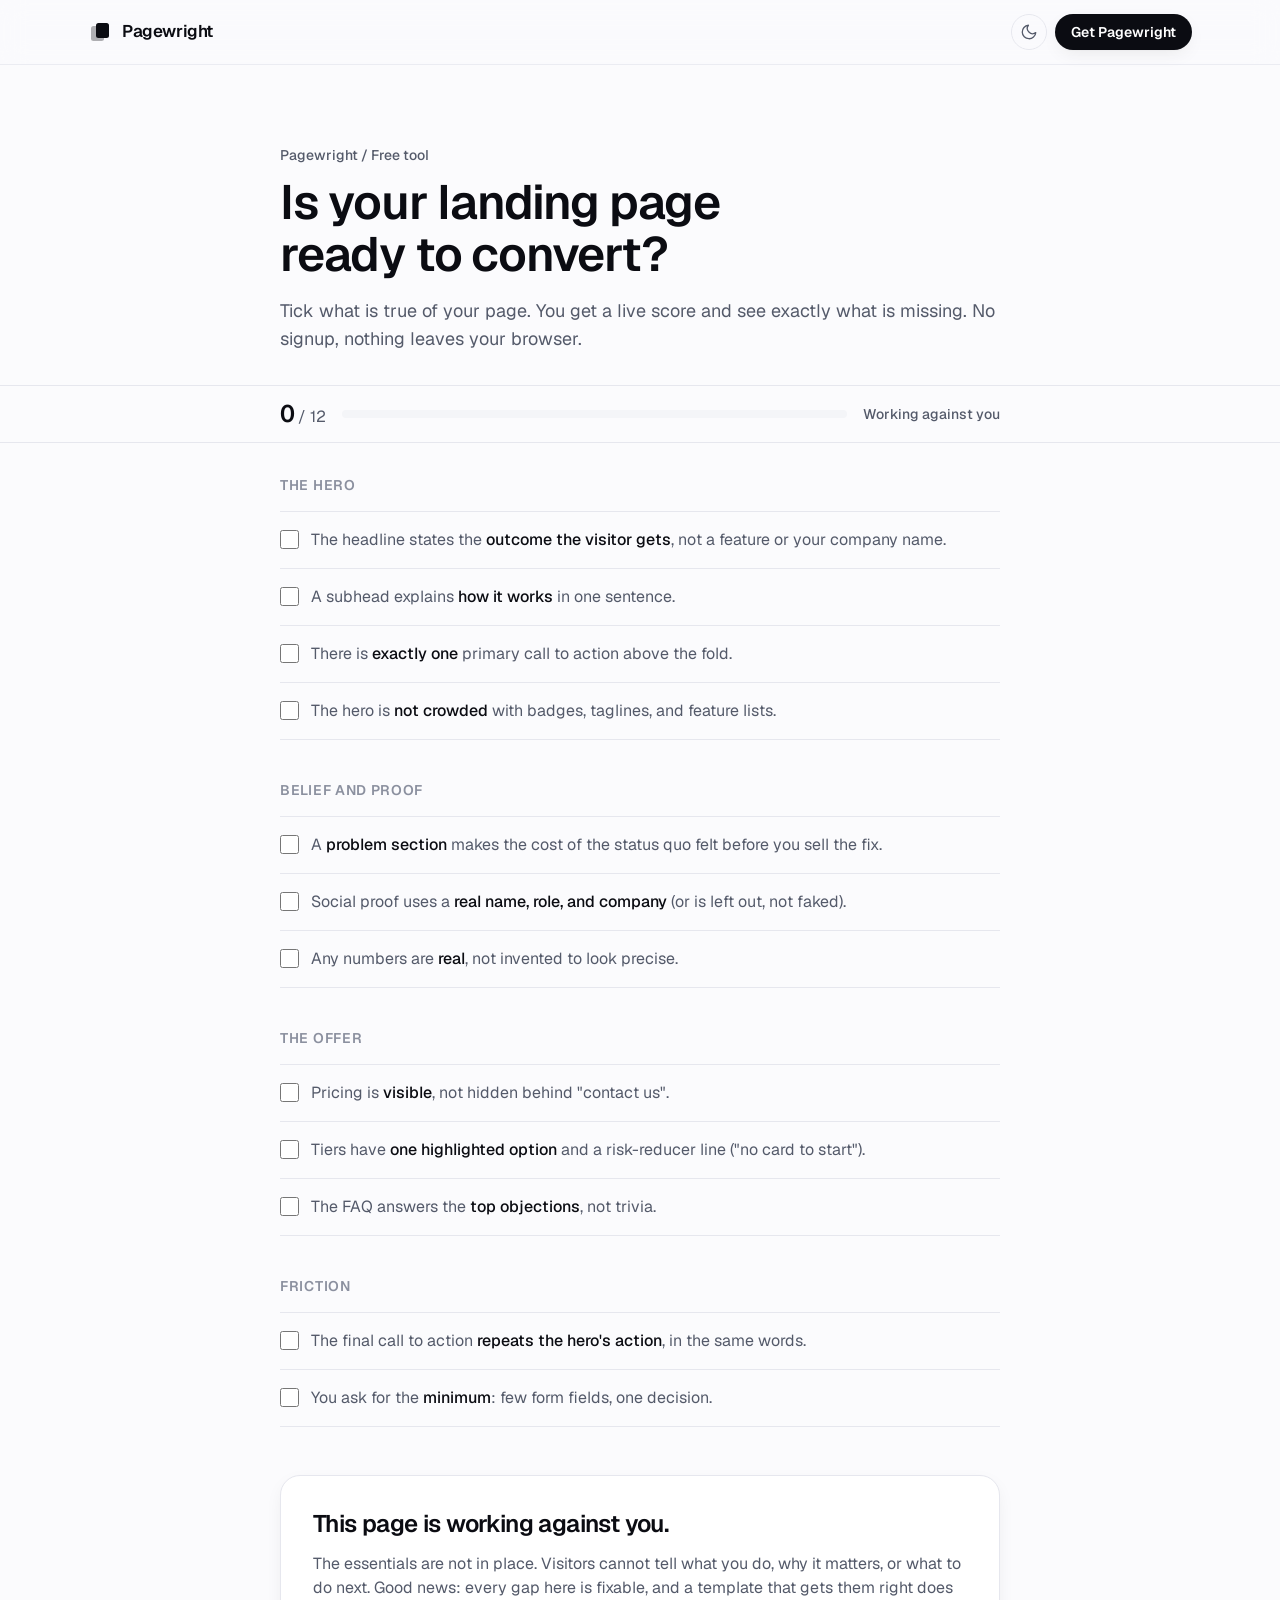
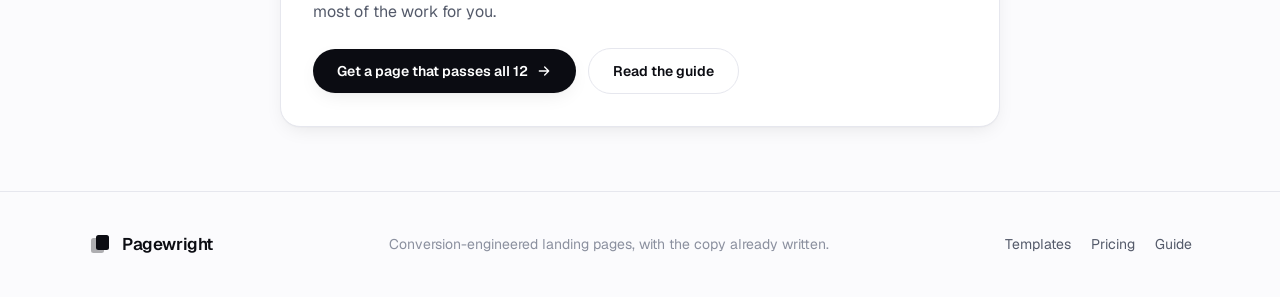
<file: checklist/index.html>
<!doctype html>
<html lang="en" class="scroll-smooth">
<head>
  <meta charset="utf-8" />
  <meta name="viewport" content="width=device-width, initial-scale=1" />

  <title>Free landing page checklist: is your page ready to convert? | Pagewright</title>
  <meta name="description" content="A free, interactive 12-point checklist that scores how ready your landing page is to convert. No signup, runs in your browser. See exactly what is missing." />
  <link rel="canonical" href="https://leonbede7.github.io/pagewright/checklist/" />

  <meta name="theme-color" content="#fbfbfd" media="(prefers-color-scheme: light)" />
  <meta name="theme-color" content="#0a0b10" media="(prefers-color-scheme: dark)" />

  <meta property="og:type" content="website" />
  <meta property="og:title" content="Free landing page checklist: is your page ready to convert?" />
  <meta property="og:description" content="An interactive 12-point checklist that scores your landing page. No signup, runs in your browser." />
  <meta property="og:image" content="https://leonbede7.github.io/pagewright/assets/img/og.png" />
  <meta property="og:url" content="https://leonbede7.github.io/pagewright/checklist/" />
  <meta name="twitter:card" content="summary_large_image" />
  <meta name="twitter:title" content="Free landing page checklist: is your page ready to convert?" />
  <meta name="twitter:description" content="An interactive 12-point checklist that scores your landing page." />
  <meta name="twitter:image" content="https://leonbede7.github.io/pagewright/assets/img/og.png" />

  <link rel="icon" href="../assets/img/favicon.svg" type="image/svg+xml" />
  <link rel="apple-touch-icon" href="../assets/img/apple-touch-icon.png" />

  <link rel="preload" href="../assets/fonts/Geist-Variable.woff2" as="font" type="font/woff2" crossorigin />
  <link rel="stylesheet" href="../assets/css/styles.css" />

  <script type="application/ld+json">
  {
    "@context": "https://schema.org",
    "@type": "WebApplication",
    "name": "Landing page readiness checklist",
    "applicationCategory": "BusinessApplication",
    "operatingSystem": "Web",
    "description": "A free interactive checklist that scores how ready your landing page is to convert.",
    "url": "https://leonbede7.github.io/pagewright/checklist/",
    "offers": { "@type": "Offer", "price": "0", "priceCurrency": "USD" }
  }
  </script>

  <style>
    .chk { accent-color: var(--brand); width: 1.2rem; height: 1.2rem; flex: none; cursor: pointer; }
    .chk-row { cursor: pointer; }
    .chk-row:has(.chk:checked) .chk-text { color: var(--ink); }
    @media (prefers-reduced-motion: no-preference) {
      #bar { transition: width 0.4s var(--ease-out); }
    }
  </style>

  <script>
    (function () {
      try {
        document.documentElement.classList.add('js');
        var t = localStorage.getItem('theme');
        if (t === 'dark' || (!t && matchMedia('(prefers-color-scheme: dark)').matches)) {
          document.documentElement.classList.add('dark');
        }
      } catch (e) {}
    })();
  </script>
</head>

<body class="font-sans antialiased">
  <a href="#main" class="sr-only focus:not-sr-only focus:fixed focus:left-4 focus:top-4 focus:z-[100] focus:rounded-full focus:bg-brand focus:px-4 focus:py-2 focus:text-sm focus:font-semibold focus:text-on-brand">Skip to content</a>

  <header class="sticky top-0 z-30 border-b border-line/70 bg-canvas/80 backdrop-blur-md">
    <nav class="mx-auto flex h-16 max-w-6xl items-center justify-between px-5 sm:px-6" aria-label="Primary">
      <a href="../" class="flex items-center gap-2.5 font-semibold tracking-tight">
        <span class="text-ink">
          <svg viewBox="0 0 24 24" class="h-6 w-6" fill="currentColor" aria-hidden="true">
            <rect x="3" y="6" width="13" height="15" rx="2.5" opacity="0.32"/>
            <rect x="8" y="3" width="13" height="15" rx="2.5"/>
          </svg>
        </span>
        <span class="text-[17px]">Pagewright</span>
      </a>
      <div class="flex items-center gap-2">
        <button data-theme-toggle type="button" aria-label="Toggle dark mode" class="grid h-9 w-9 place-items-center rounded-full border border-line text-muted transition hover:bg-panel hover:text-ink">
          <svg data-icon-sun viewBox="0 0 24 24" class="hidden h-[18px] w-[18px]" fill="none" stroke="currentColor" stroke-width="1.75" stroke-linecap="round"><circle cx="12" cy="12" r="4"/><path d="M12 2v2M12 20v2M4.93 4.93l1.41 1.41M17.66 17.66l1.41 1.41M2 12h2M20 12h2M4.93 19.07l1.41-1.41M17.66 6.34l1.41-1.41"/></svg>
          <svg data-icon-moon viewBox="0 0 24 24" class="hidden h-[18px] w-[18px]" fill="none" stroke="currentColor" stroke-width="1.75" stroke-linecap="round" stroke-linejoin="round"><path d="M21 12.79A9 9 0 1 1 11.21 3 7 7 0 0 0 21 12.79z"/></svg>
        </button>
        <a href="../#pricing" class="inline-flex items-center gap-1.5 rounded-full bg-brand px-4 py-2 text-sm font-semibold text-on-brand shadow-soft transition hover:opacity-90 active:scale-[0.98]">Get Pagewright</a>
      </div>
    </nav>
  </header>

  <main id="main">
    <div class="mx-auto max-w-3xl px-5 pt-14 sm:px-6 md:pt-20">
      <p class="text-sm font-medium text-muted"><a href="../" class="transition hover:text-ink">Pagewright</a> / Free tool</p>
      <h1 class="mt-3 text-4xl font-semibold leading-[1.08] tracking-tight sm:text-5xl">Is your landing page ready to convert?</h1>
      <p class="mt-4 text-lg text-muted">Tick what is true of your page. You get a live score and see exactly what is missing. No signup, nothing leaves your browser.</p>
    </div>

    <!-- Sticky score bar -->
    <div class="sticky top-16 z-20 mt-8 border-y border-line bg-canvas/90 backdrop-blur-md">
      <div class="mx-auto flex max-w-3xl items-center gap-4 px-5 py-3 sm:px-6">
        <div class="shrink-0">
          <span id="score" class="text-2xl font-semibold tracking-tight tabular-nums">0</span><span class="text-muted"> / 12</span>
        </div>
        <div class="h-2 flex-1 overflow-hidden rounded-full bg-panel">
          <div id="bar" class="h-full rounded-full bg-brand" style="width:0%"></div>
        </div>
        <span id="verdict" class="hidden shrink-0 text-sm font-medium text-muted sm:inline">Start ticking</span>
      </div>
    </div>

    <div class="mx-auto max-w-3xl px-5 pb-8 sm:px-6">
      <p id="verdict-mobile" class="mt-4 text-sm font-medium text-muted sm:hidden">Start ticking</p>

      <form id="checklist" class="mt-8 space-y-10">
        <fieldset>
          <legend class="text-sm font-semibold uppercase tracking-wider text-faint">The hero</legend>
          <div class="mt-4 divide-y divide-line border-y border-line">
            <label class="chk-row flex items-start gap-3 py-4"><input type="checkbox" class="chk mt-0.5"><span class="chk-text text-muted">The headline states the <strong class="font-medium text-ink">outcome the visitor gets</strong>, not a feature or your company name.</span></label>
            <label class="chk-row flex items-start gap-3 py-4"><input type="checkbox" class="chk mt-0.5"><span class="chk-text text-muted">A subhead explains <strong class="font-medium text-ink">how it works</strong> in one sentence.</span></label>
            <label class="chk-row flex items-start gap-3 py-4"><input type="checkbox" class="chk mt-0.5"><span class="chk-text text-muted">There is <strong class="font-medium text-ink">exactly one</strong> primary call to action above the fold.</span></label>
            <label class="chk-row flex items-start gap-3 py-4"><input type="checkbox" class="chk mt-0.5"><span class="chk-text text-muted">The hero is <strong class="font-medium text-ink">not crowded</strong> with badges, taglines, and feature lists.</span></label>
          </div>
        </fieldset>

        <fieldset>
          <legend class="text-sm font-semibold uppercase tracking-wider text-faint">Belief and proof</legend>
          <div class="mt-4 divide-y divide-line border-y border-line">
            <label class="chk-row flex items-start gap-3 py-4"><input type="checkbox" class="chk mt-0.5"><span class="chk-text text-muted">A <strong class="font-medium text-ink">problem section</strong> makes the cost of the status quo felt before you sell the fix.</span></label>
            <label class="chk-row flex items-start gap-3 py-4"><input type="checkbox" class="chk mt-0.5"><span class="chk-text text-muted">Social proof uses a <strong class="font-medium text-ink">real name, role, and company</strong> (or is left out, not faked).</span></label>
            <label class="chk-row flex items-start gap-3 py-4"><input type="checkbox" class="chk mt-0.5"><span class="chk-text text-muted">Any numbers are <strong class="font-medium text-ink">real</strong>, not invented to look precise.</span></label>
          </div>
        </fieldset>

        <fieldset>
          <legend class="text-sm font-semibold uppercase tracking-wider text-faint">The offer</legend>
          <div class="mt-4 divide-y divide-line border-y border-line">
            <label class="chk-row flex items-start gap-3 py-4"><input type="checkbox" class="chk mt-0.5"><span class="chk-text text-muted">Pricing is <strong class="font-medium text-ink">visible</strong>, not hidden behind "contact us".</span></label>
            <label class="chk-row flex items-start gap-3 py-4"><input type="checkbox" class="chk mt-0.5"><span class="chk-text text-muted">Tiers have <strong class="font-medium text-ink">one highlighted option</strong> and a risk-reducer line ("no card to start").</span></label>
            <label class="chk-row flex items-start gap-3 py-4"><input type="checkbox" class="chk mt-0.5"><span class="chk-text text-muted">The FAQ answers the <strong class="font-medium text-ink">top objections</strong>, not trivia.</span></label>
          </div>
        </fieldset>

        <fieldset>
          <legend class="text-sm font-semibold uppercase tracking-wider text-faint">Friction</legend>
          <div class="mt-4 divide-y divide-line border-y border-line">
            <label class="chk-row flex items-start gap-3 py-4"><input type="checkbox" class="chk mt-0.5"><span class="chk-text text-muted">The final call to action <strong class="font-medium text-ink">repeats the hero's action</strong>, in the same words.</span></label>
            <label class="chk-row flex items-start gap-3 py-4"><input type="checkbox" class="chk mt-0.5"><span class="chk-text text-muted">You ask for the <strong class="font-medium text-ink">minimum</strong>: few form fields, one decision.</span></label>
          </div>
        </fieldset>
      </form>

      <!-- Result CTA -->
      <div class="mt-12 rounded-2xl border border-line bg-card p-8 shadow-soft">
        <h2 id="result-title" class="text-2xl font-semibold tracking-tight">Tick the boxes to see your score.</h2>
        <p id="result-body" class="mt-3 text-muted">Most pages miss four or five of these. Each miss is signups quietly walking away.</p>
        <div class="mt-6 flex flex-wrap items-center gap-3">
          <a href="../#pricing" class="inline-flex items-center gap-2 rounded-full bg-brand px-6 py-3 text-sm font-semibold text-on-brand shadow-soft transition hover:opacity-90 active:scale-[0.98]">
            Get a page that passes all 12
            <svg viewBox="0 0 24 24" class="h-4 w-4" fill="none" stroke="currentColor" stroke-width="2" stroke-linecap="round" stroke-linejoin="round"><path d="M5 12h14M13 6l6 6-6 6"/></svg>
          </a>
          <a href="../guide/" class="inline-flex items-center gap-2 rounded-full border border-line bg-card px-6 py-3 text-sm font-semibold text-ink transition hover:bg-panel active:scale-[0.98]">Read the guide</a>
        </div>
      </div>
    </div>
  </main>

  <footer class="mt-8 border-t border-line bg-canvas">
    <div class="mx-auto flex max-w-6xl flex-col items-center justify-between gap-4 px-5 py-10 sm:flex-row sm:px-6">
      <a href="../" class="flex items-center gap-2.5 font-semibold tracking-tight">
        <span class="text-ink"><svg viewBox="0 0 24 24" class="h-6 w-6" fill="currentColor" aria-hidden="true"><rect x="3" y="6" width="13" height="15" rx="2.5" opacity="0.32"/><rect x="8" y="3" width="13" height="15" rx="2.5"/></svg></span>
        <span class="text-[17px]">Pagewright</span>
      </a>
      <p class="text-sm text-faint">Conversion-engineered landing pages, with the copy already written.</p>
      <div class="flex items-center gap-5 text-sm text-muted">
        <a href="../#templates" class="transition hover:text-ink">Templates</a>
        <a href="../#pricing" class="transition hover:text-ink">Pricing</a>
        <a href="../guide/" class="transition hover:text-ink">Guide</a>
      </div>
    </div>
  </footer>

  <script src="../assets/js/app.js" defer></script>
  <script>
    (function () {
      var boxes = Array.prototype.slice.call(document.querySelectorAll('#checklist .chk'));
      var total = boxes.length;
      var scoreEl = document.getElementById('score');
      var barEl = document.getElementById('bar');
      var verdictEl = document.getElementById('verdict');
      var verdictMobileEl = document.getElementById('verdict-mobile');
      var titleEl = document.getElementById('result-title');
      var bodyEl = document.getElementById('result-body');

      function bandFor(n) {
        if (n <= 3)  return { word: 'Working against you', title: 'This page is working against you.', body: 'The essentials are not in place. Visitors cannot tell what you do, why it matters, or what to do next. Good news: every gap here is fixable, and a template that gets them right does most of the work for you.' };
        if (n <= 7)  return { word: 'Leaky', title: 'Leaky. Several essentials are missing.', body: 'You are losing signups at the gaps. Fixing two or three of these is usually the difference between a page that gets traffic and a page that gets customers.' };
        if (n <= 10) return { word: 'Close', title: 'Close. A few gaps are costing you.', body: 'The bones are good. Closing the last few gaps is the cheapest conversion win you will find this week.' };
        return            { word: 'Strong', title: 'Strong. Your page is built to convert.', body: 'You are doing the things most pages skip. If you are building another page, start from a template that bakes all of this in so you do not have to remember it every time.' };
      }

      function update() {
        var n = boxes.filter(function (b) { return b.checked; }).length;
        scoreEl.textContent = String(n);
        barEl.style.width = Math.round((n / total) * 100) + '%';
        var band = bandFor(n);
        verdictEl.textContent = band.word;
        verdictEl.classList.remove('hidden');
        if (verdictMobileEl) verdictMobileEl.textContent = 'Readiness: ' + band.word;
        titleEl.textContent = band.title;
        bodyEl.textContent = band.body;
      }

      boxes.forEach(function (b) { b.addEventListener('change', update); });
      update();
    })();
  </script>
</body>
</html>
</file>
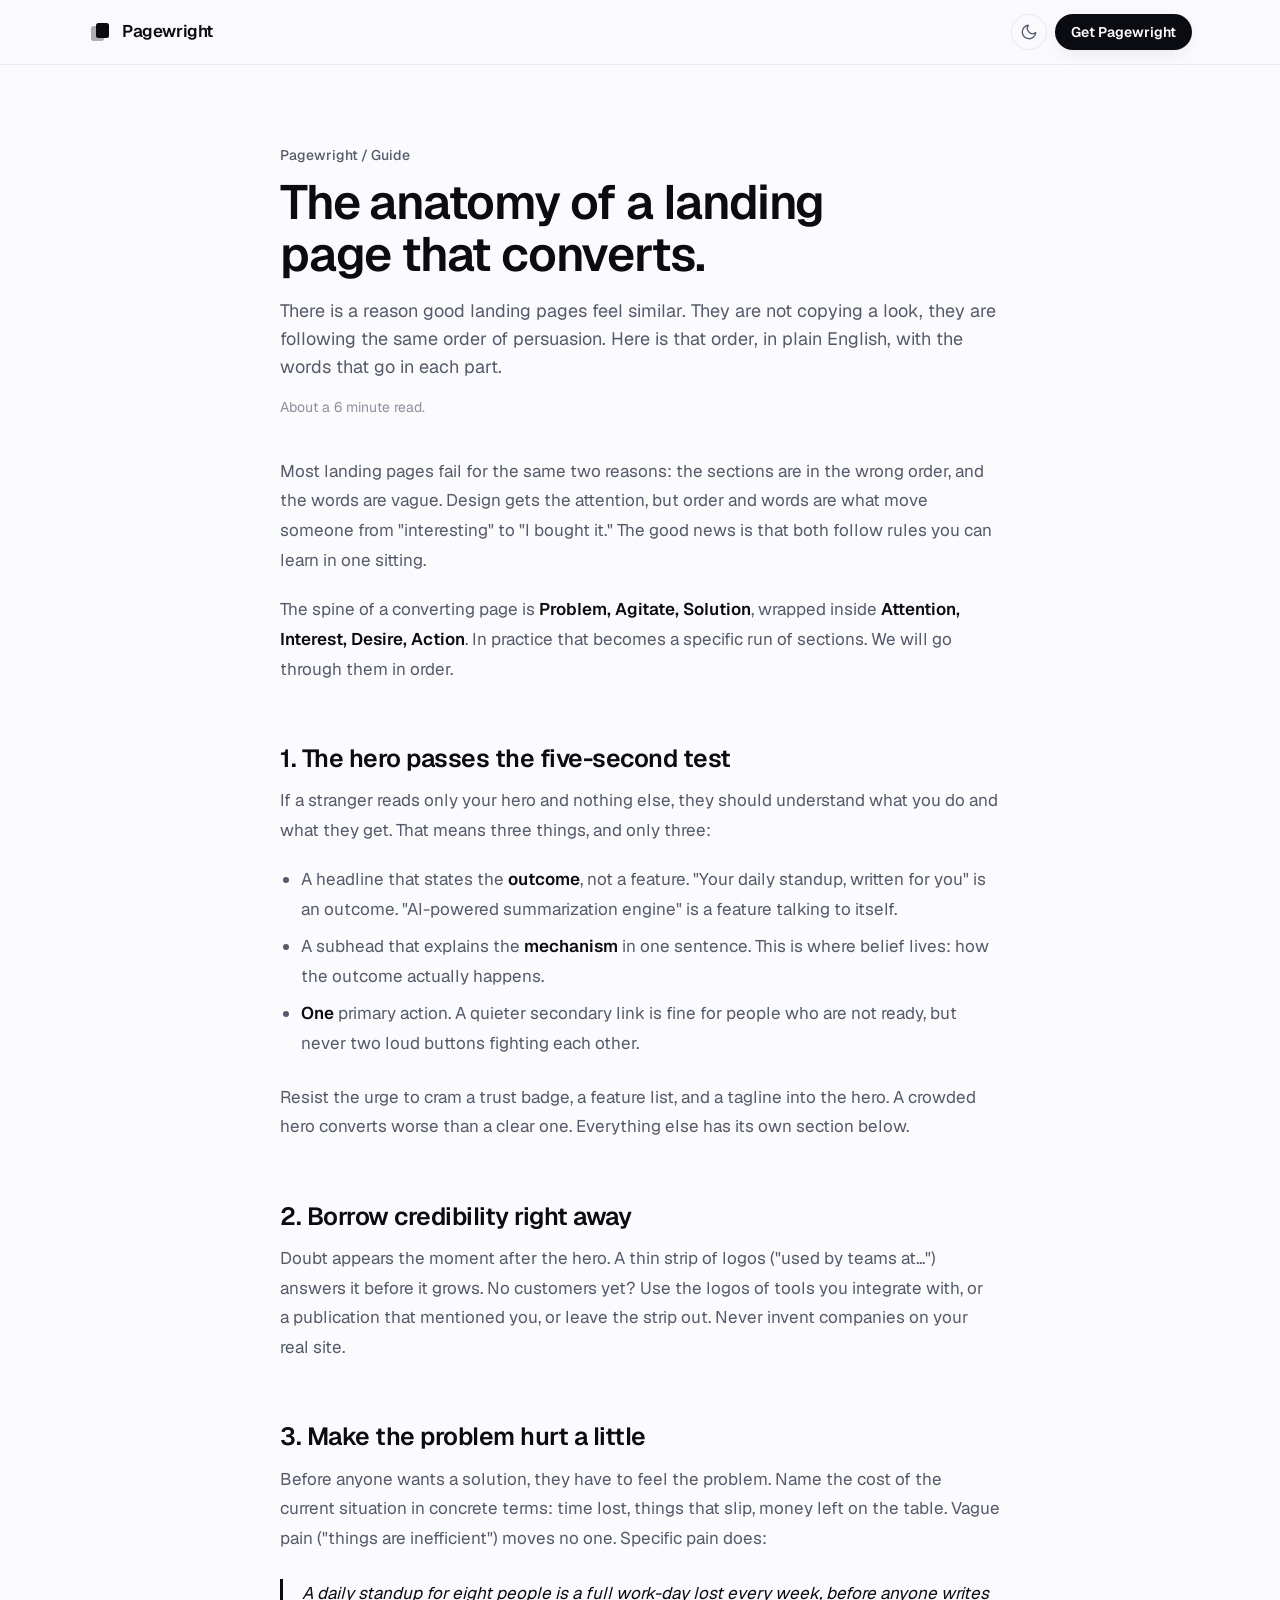
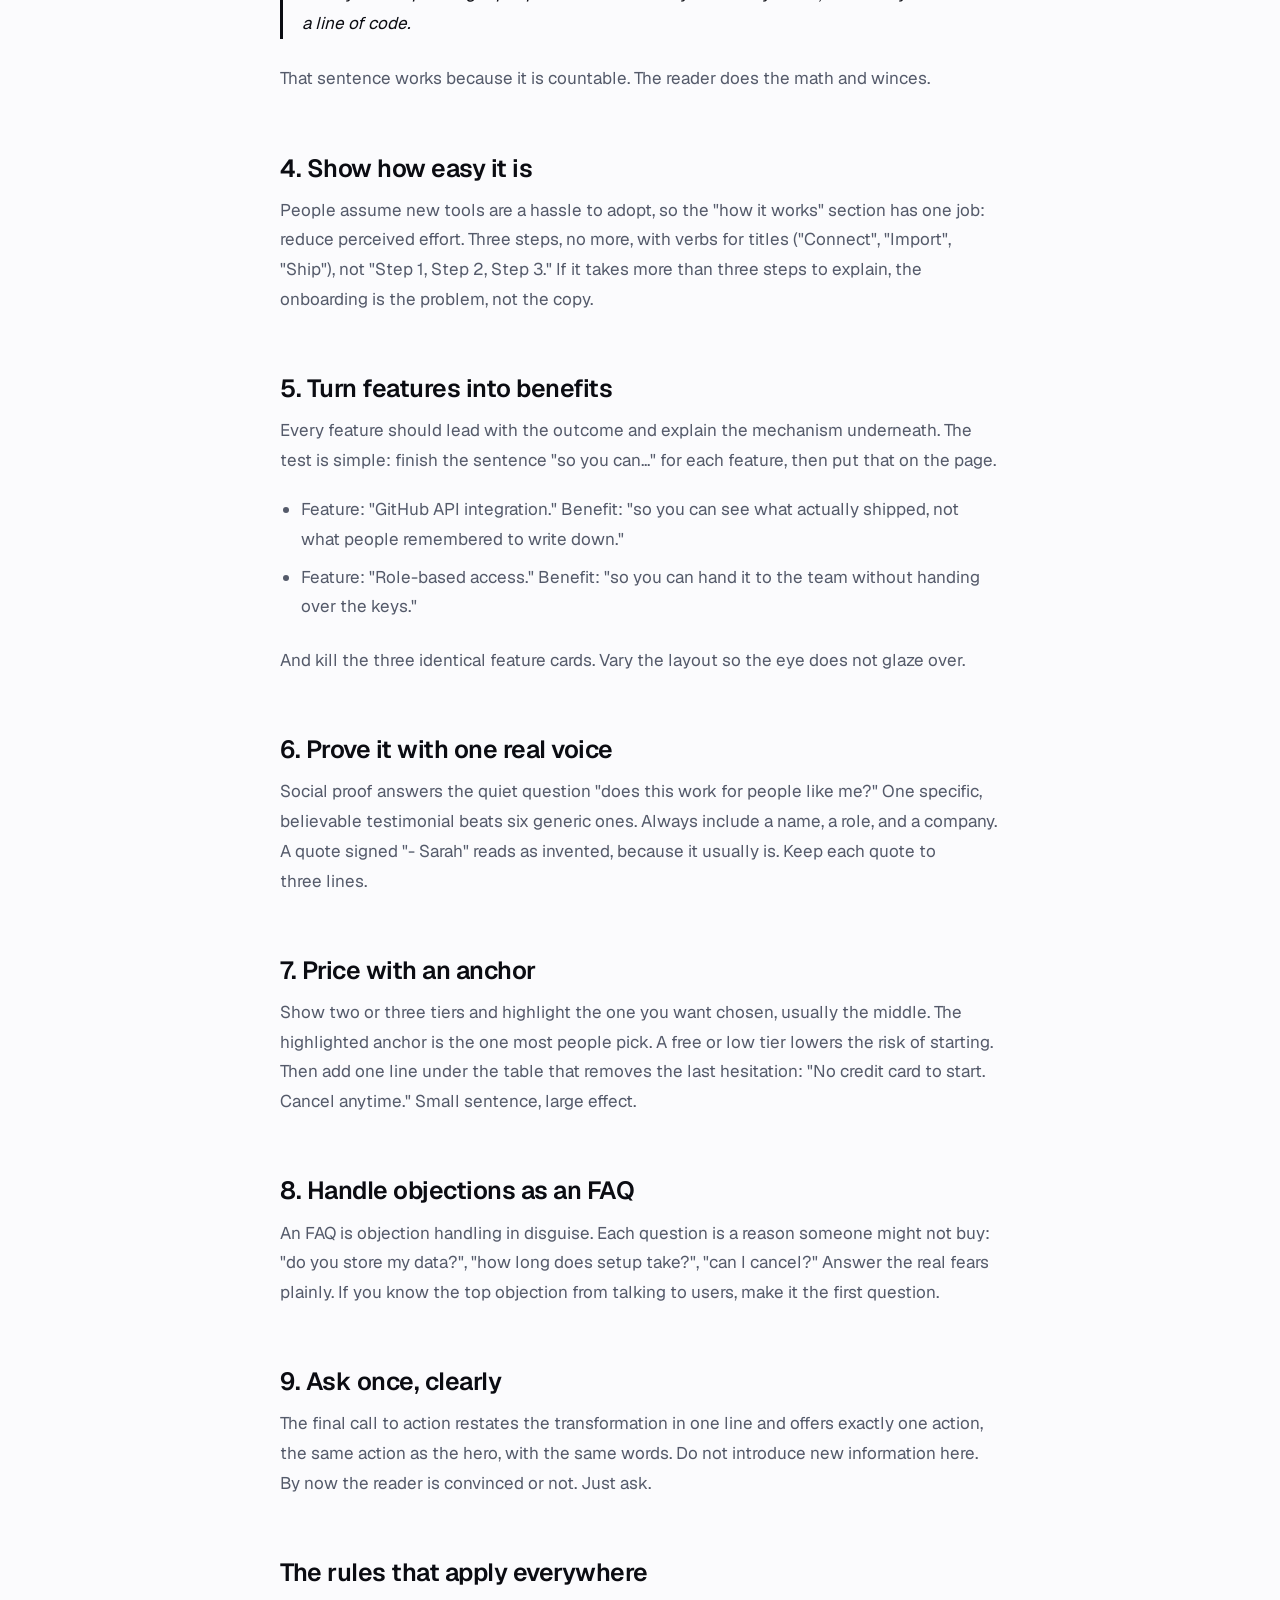
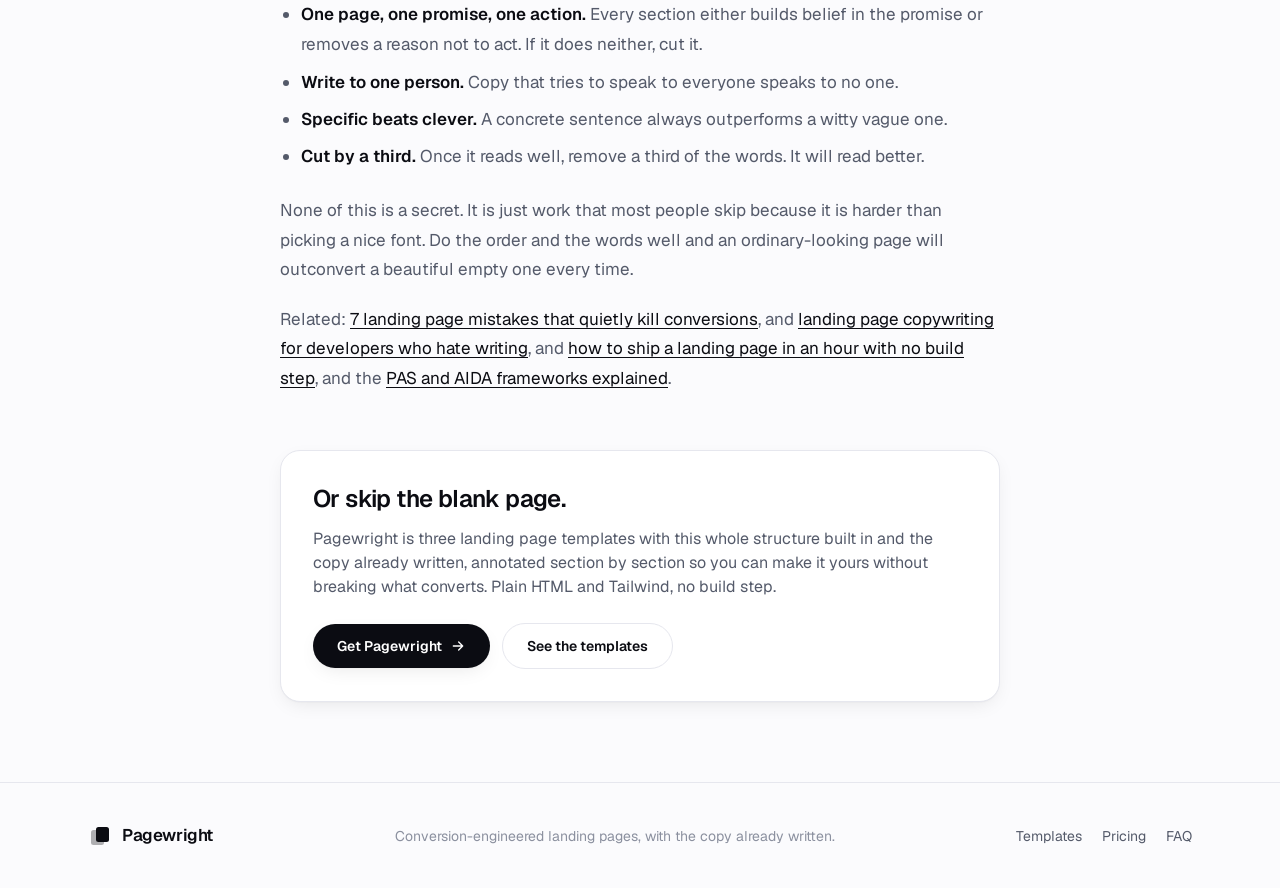
<file: guide/index.html>
<!doctype html>
<html lang="en" class="scroll-smooth">
<head>
  <meta charset="utf-8" />
  <meta name="viewport" content="width=device-width, initial-scale=1" />

  <title>The anatomy of a landing page that converts | Pagewright</title>
  <meta name="description" content="A plain-English breakdown of the section order and copy that make a landing page convert: hero, problem, proof, pricing, and the one action. With examples you can copy." />
  <link rel="canonical" href="https://leonbede7.github.io/pagewright/guide/" />

  <meta name="theme-color" content="#fbfbfd" media="(prefers-color-scheme: light)" />
  <meta name="theme-color" content="#0a0b10" media="(prefers-color-scheme: dark)" />

  <meta property="og:type" content="article" />
  <meta property="og:title" content="The anatomy of a landing page that converts" />
  <meta property="og:description" content="The section order and copy that make a landing page convert, explained in plain English with examples." />
  <meta property="og:image" content="https://leonbede7.github.io/pagewright/assets/img/og.png" />
  <meta property="og:url" content="https://leonbede7.github.io/pagewright/guide/" />
  <meta name="twitter:card" content="summary_large_image" />
  <meta name="twitter:title" content="The anatomy of a landing page that converts" />
  <meta name="twitter:description" content="The section order and copy that make a landing page convert, explained in plain English." />
  <meta name="twitter:image" content="https://leonbede7.github.io/pagewright/assets/img/og.png" />

  <link rel="icon" href="../assets/img/favicon.svg" type="image/svg+xml" />
  <link rel="apple-touch-icon" href="../assets/img/apple-touch-icon.png" />

  <link rel="preload" href="../assets/fonts/Geist-Variable.woff2" as="font" type="font/woff2" crossorigin />
  <link rel="stylesheet" href="../assets/css/styles.css" />

  <!-- Structured data for rich results -->
  <script type="application/ld+json">
  {
    "@context": "https://schema.org",
    "@type": "Article",
    "headline": "The anatomy of a landing page that converts",
    "description": "A plain-English breakdown of the section order and copy that make a landing page convert: hero, problem, proof, pricing, and the one action.",
    "image": "https://leonbede7.github.io/pagewright/assets/img/og.png",
    "author": { "@type": "Organization", "name": "Pagewright" },
    "publisher": { "@type": "Organization", "name": "Pagewright" },
    "mainEntityOfPage": "https://leonbede7.github.io/pagewright/guide/"
  }
  </script>

  <!-- Article typography (scoped). Uses the global design tokens. -->
  <style>
    .prose { max-width: 68ch; color: var(--muted); font-size: 1.0625rem; line-height: 1.75; }
    .prose h2 { color: var(--ink); font-size: 1.55rem; font-weight: 600; letter-spacing: -0.02em; line-height: 1.2; margin-top: 2.4em; margin-bottom: 0.5em; }
    .prose h3 { color: var(--ink); font-size: 1.15rem; font-weight: 600; margin-top: 1.8em; margin-bottom: 0.35em; }
    .prose p { margin-bottom: 1.15em; }
    .prose ul { margin: 0.6em 0 1.4em; padding-left: 1.25em; list-style: disc; }
    .prose li { margin-bottom: 0.45em; }
    .prose strong { color: var(--ink); font-weight: 600; }
    .prose a { color: var(--ink); text-decoration: underline; text-underline-offset: 3px; }
    .prose blockquote { border-left: 3px solid var(--brand); padding-left: 1.1em; color: var(--ink); font-style: italic; margin: 1.5em 0; }
    .prose code { font-family: var(--font-mono); font-size: 0.92em; background: var(--panel); padding: 0.12em 0.4em; border-radius: 5px; }
  </style>

  <script>
    (function () {
      try {
        document.documentElement.classList.add('js');
        var t = localStorage.getItem('theme');
        if (t === 'dark' || (!t && matchMedia('(prefers-color-scheme: dark)').matches)) {
          document.documentElement.classList.add('dark');
        }
      } catch (e) {}
    })();
  </script>
</head>

<body class="font-sans antialiased">
  <a href="#main" class="sr-only focus:not-sr-only focus:fixed focus:left-4 focus:top-4 focus:z-[100] focus:rounded-full focus:bg-brand focus:px-4 focus:py-2 focus:text-sm focus:font-semibold focus:text-on-brand">Skip to content</a>

  <!-- NAV -->
  <header class="sticky top-0 z-30 border-b border-line/70 bg-canvas/80 backdrop-blur-md">
    <nav class="mx-auto flex h-16 max-w-6xl items-center justify-between px-5 sm:px-6" aria-label="Primary">
      <a href="../" class="flex items-center gap-2.5 font-semibold tracking-tight">
        <span class="text-ink">
          <svg viewBox="0 0 24 24" class="h-6 w-6" fill="currentColor" aria-hidden="true">
            <rect x="3" y="6" width="13" height="15" rx="2.5" opacity="0.32"/>
            <rect x="8" y="3" width="13" height="15" rx="2.5"/>
          </svg>
        </span>
        <span class="text-[17px]">Pagewright</span>
      </a>
      <div class="flex items-center gap-2">
        <button data-theme-toggle type="button" aria-label="Toggle dark mode" class="grid h-9 w-9 place-items-center rounded-full border border-line text-muted transition hover:bg-panel hover:text-ink">
          <svg data-icon-sun viewBox="0 0 24 24" class="hidden h-[18px] w-[18px]" fill="none" stroke="currentColor" stroke-width="1.75" stroke-linecap="round"><circle cx="12" cy="12" r="4"/><path d="M12 2v2M12 20v2M4.93 4.93l1.41 1.41M17.66 17.66l1.41 1.41M2 12h2M20 12h2M4.93 19.07l1.41-1.41M17.66 6.34l1.41-1.41"/></svg>
          <svg data-icon-moon viewBox="0 0 24 24" class="hidden h-[18px] w-[18px]" fill="none" stroke="currentColor" stroke-width="1.75" stroke-linecap="round" stroke-linejoin="round"><path d="M21 12.79A9 9 0 1 1 11.21 3 7 7 0 0 0 21 12.79z"/></svg>
        </button>
        <a href="../#pricing" class="inline-flex items-center gap-1.5 rounded-full bg-brand px-4 py-2 text-sm font-semibold text-on-brand shadow-soft transition hover:opacity-90 active:scale-[0.98]">Get Pagewright</a>
      </div>
    </nav>
  </header>

  <main id="main">
    <article class="mx-auto max-w-3xl px-5 py-14 sm:px-6 md:py-20">
      <header>
        <p class="text-sm font-medium text-muted"><a href="../" class="transition hover:text-ink">Pagewright</a> / Guide</p>
        <h1 class="mt-3 text-4xl font-semibold leading-[1.08] tracking-tight sm:text-5xl">The anatomy of a landing page that converts.</h1>
        <p class="mt-4 text-lg text-muted">There is a reason good landing pages feel similar. They are not copying a look, they are following the same order of persuasion. Here is that order, in plain English, with the words that go in each part.</p>
        <p class="mt-4 text-sm text-faint">About a 6 minute read.</p>
      </header>

      <div class="prose mt-10">
        <p>Most landing pages fail for the same two reasons: the sections are in the wrong order, and the words are vague. Design gets the attention, but order and words are what move someone from "interesting" to "I bought it." The good news is that both follow rules you can learn in one sitting.</p>

        <p>The spine of a converting page is <strong>Problem, Agitate, Solution</strong>, wrapped inside <strong>Attention, Interest, Desire, Action</strong>. In practice that becomes a specific run of sections. We will go through them in order.</p>

        <h2>1. The hero passes the five-second test</h2>
        <p>If a stranger reads only your hero and nothing else, they should understand what you do and what they get. That means three things, and only three:</p>
        <ul>
          <li>A headline that states the <strong>outcome</strong>, not a feature. "Your daily standup, written for you" is an outcome. "AI-powered summarization engine" is a feature talking to itself.</li>
          <li>A subhead that explains the <strong>mechanism</strong> in one sentence. This is where belief lives: how the outcome actually happens.</li>
          <li><strong>One</strong> primary action. A quieter secondary link is fine for people who are not ready, but never two loud buttons fighting each other.</li>
        </ul>
        <p>Resist the urge to cram a trust badge, a feature list, and a tagline into the hero. A crowded hero converts worse than a clear one. Everything else has its own section below.</p>

        <h2>2. Borrow credibility right away</h2>
        <p>Doubt appears the moment after the hero. A thin strip of logos ("used by teams at...") answers it before it grows. No customers yet? Use the logos of tools you integrate with, or a publication that mentioned you, or leave the strip out. Never invent companies on your real site.</p>

        <h2>3. Make the problem hurt a little</h2>
        <p>Before anyone wants a solution, they have to feel the problem. Name the cost of the current situation in concrete terms: time lost, things that slip, money left on the table. Vague pain ("things are inefficient") moves no one. Specific pain does:</p>
        <blockquote>A daily standup for eight people is a full work-day lost every week, before anyone writes a line of code.</blockquote>
        <p>That sentence works because it is countable. The reader does the math and winces.</p>

        <h2>4. Show how easy it is</h2>
        <p>People assume new tools are a hassle to adopt, so the "how it works" section has one job: reduce perceived effort. Three steps, no more, with verbs for titles ("Connect", "Import", "Ship"), not "Step 1, Step 2, Step 3." If it takes more than three steps to explain, the onboarding is the problem, not the copy.</p>

        <h2>5. Turn features into benefits</h2>
        <p>Every feature should lead with the outcome and explain the mechanism underneath. The test is simple: finish the sentence "so you can..." for each feature, then put that on the page.</p>
        <ul>
          <li>Feature: "GitHub API integration." Benefit: "so you can see what actually shipped, not what people remembered to write down."</li>
          <li>Feature: "Role-based access." Benefit: "so you can hand it to the team without handing over the keys."</li>
        </ul>
        <p>And kill the three identical feature cards. Vary the layout so the eye does not glaze over.</p>

        <h2>6. Prove it with one real voice</h2>
        <p>Social proof answers the quiet question "does this work for people like me?" One specific, believable testimonial beats six generic ones. Always include a name, a role, and a company. A quote signed "- Sarah" reads as invented, because it usually is. Keep each quote to three lines.</p>

        <h2>7. Price with an anchor</h2>
        <p>Show two or three tiers and highlight the one you want chosen, usually the middle. The highlighted anchor is the one most people pick. A free or low tier lowers the risk of starting. Then add one line under the table that removes the last hesitation: "No credit card to start. Cancel anytime." Small sentence, large effect.</p>

        <h2>8. Handle objections as an FAQ</h2>
        <p>An FAQ is objection handling in disguise. Each question is a reason someone might not buy: "do you store my data?", "how long does setup take?", "can I cancel?" Answer the real fears plainly. If you know the top objection from talking to users, make it the first question.</p>

        <h2>9. Ask once, clearly</h2>
        <p>The final call to action restates the transformation in one line and offers exactly one action, the same action as the hero, with the same words. Do not introduce new information here. By now the reader is convinced or not. Just ask.</p>

        <h2>The rules that apply everywhere</h2>
        <ul>
          <li><strong>One page, one promise, one action.</strong> Every section either builds belief in the promise or removes a reason not to act. If it does neither, cut it.</li>
          <li><strong>Write to one person.</strong> Copy that tries to speak to everyone speaks to no one.</li>
          <li><strong>Specific beats clever.</strong> A concrete sentence always outperforms a witty vague one.</li>
          <li><strong>Cut by a third.</strong> Once it reads well, remove a third of the words. It will read better.</li>
        </ul>

        <p>None of this is a secret. It is just work that most people skip because it is harder than picking a nice font. Do the order and the words well and an ordinary-looking page will outconvert a beautiful empty one every time.</p>

        <p>Related: <a href="../landing-page-mistakes/">7 landing page mistakes that quietly kill conversions</a>, and <a href="../landing-page-copywriting/">landing page copywriting for developers who hate writing</a>, and <a href="../landing-page-no-build-step/">how to ship a landing page in an hour with no build step</a>, and the <a href="../pas-aida-landing-page/">PAS and AIDA frameworks explained</a>.</p>
      </div>

      <!-- CTA card -->
      <div class="mt-14 rounded-2xl border border-line bg-card p-8 shadow-soft">
        <h2 class="text-2xl font-semibold tracking-tight">Or skip the blank page.</h2>
        <p class="mt-3 text-muted">Pagewright is three landing page templates with this whole structure built in and the copy already written, annotated section by section so you can make it yours without breaking what converts. Plain HTML and Tailwind, no build step.</p>
        <div class="mt-6 flex flex-wrap items-center gap-3">
          <a href="../#pricing" class="inline-flex items-center gap-2 rounded-full bg-brand px-6 py-3 text-sm font-semibold text-on-brand shadow-soft transition hover:opacity-90 active:scale-[0.98]">
            Get Pagewright
            <svg viewBox="0 0 24 24" class="h-4 w-4" fill="none" stroke="currentColor" stroke-width="2" stroke-linecap="round" stroke-linejoin="round"><path d="M5 12h14M13 6l6 6-6 6"/></svg>
          </a>
          <a href="../#templates" class="inline-flex items-center gap-2 rounded-full border border-line bg-card px-6 py-3 text-sm font-semibold text-ink transition hover:bg-panel active:scale-[0.98]">See the templates</a>
        </div>
      </div>
    </article>
  </main>

  <!-- FOOTER -->
  <footer class="border-t border-line bg-canvas">
    <div class="mx-auto flex max-w-6xl flex-col items-center justify-between gap-4 px-5 py-10 sm:flex-row sm:px-6">
      <a href="../" class="flex items-center gap-2.5 font-semibold tracking-tight">
        <span class="text-ink"><svg viewBox="0 0 24 24" class="h-6 w-6" fill="currentColor" aria-hidden="true"><rect x="3" y="6" width="13" height="15" rx="2.5" opacity="0.32"/><rect x="8" y="3" width="13" height="15" rx="2.5"/></svg></span>
        <span class="text-[17px]">Pagewright</span>
      </a>
      <p class="text-sm text-faint">Conversion-engineered landing pages, with the copy already written.</p>
      <div class="flex items-center gap-5 text-sm text-muted">
        <a href="../#templates" class="transition hover:text-ink">Templates</a>
        <a href="../#pricing" class="transition hover:text-ink">Pricing</a>
        <a href="../#faq" class="transition hover:text-ink">FAQ</a>
      </div>
    </div>
  </footer>

  <script src="../assets/js/app.js" defer></script>
</body>
</html>
</file>
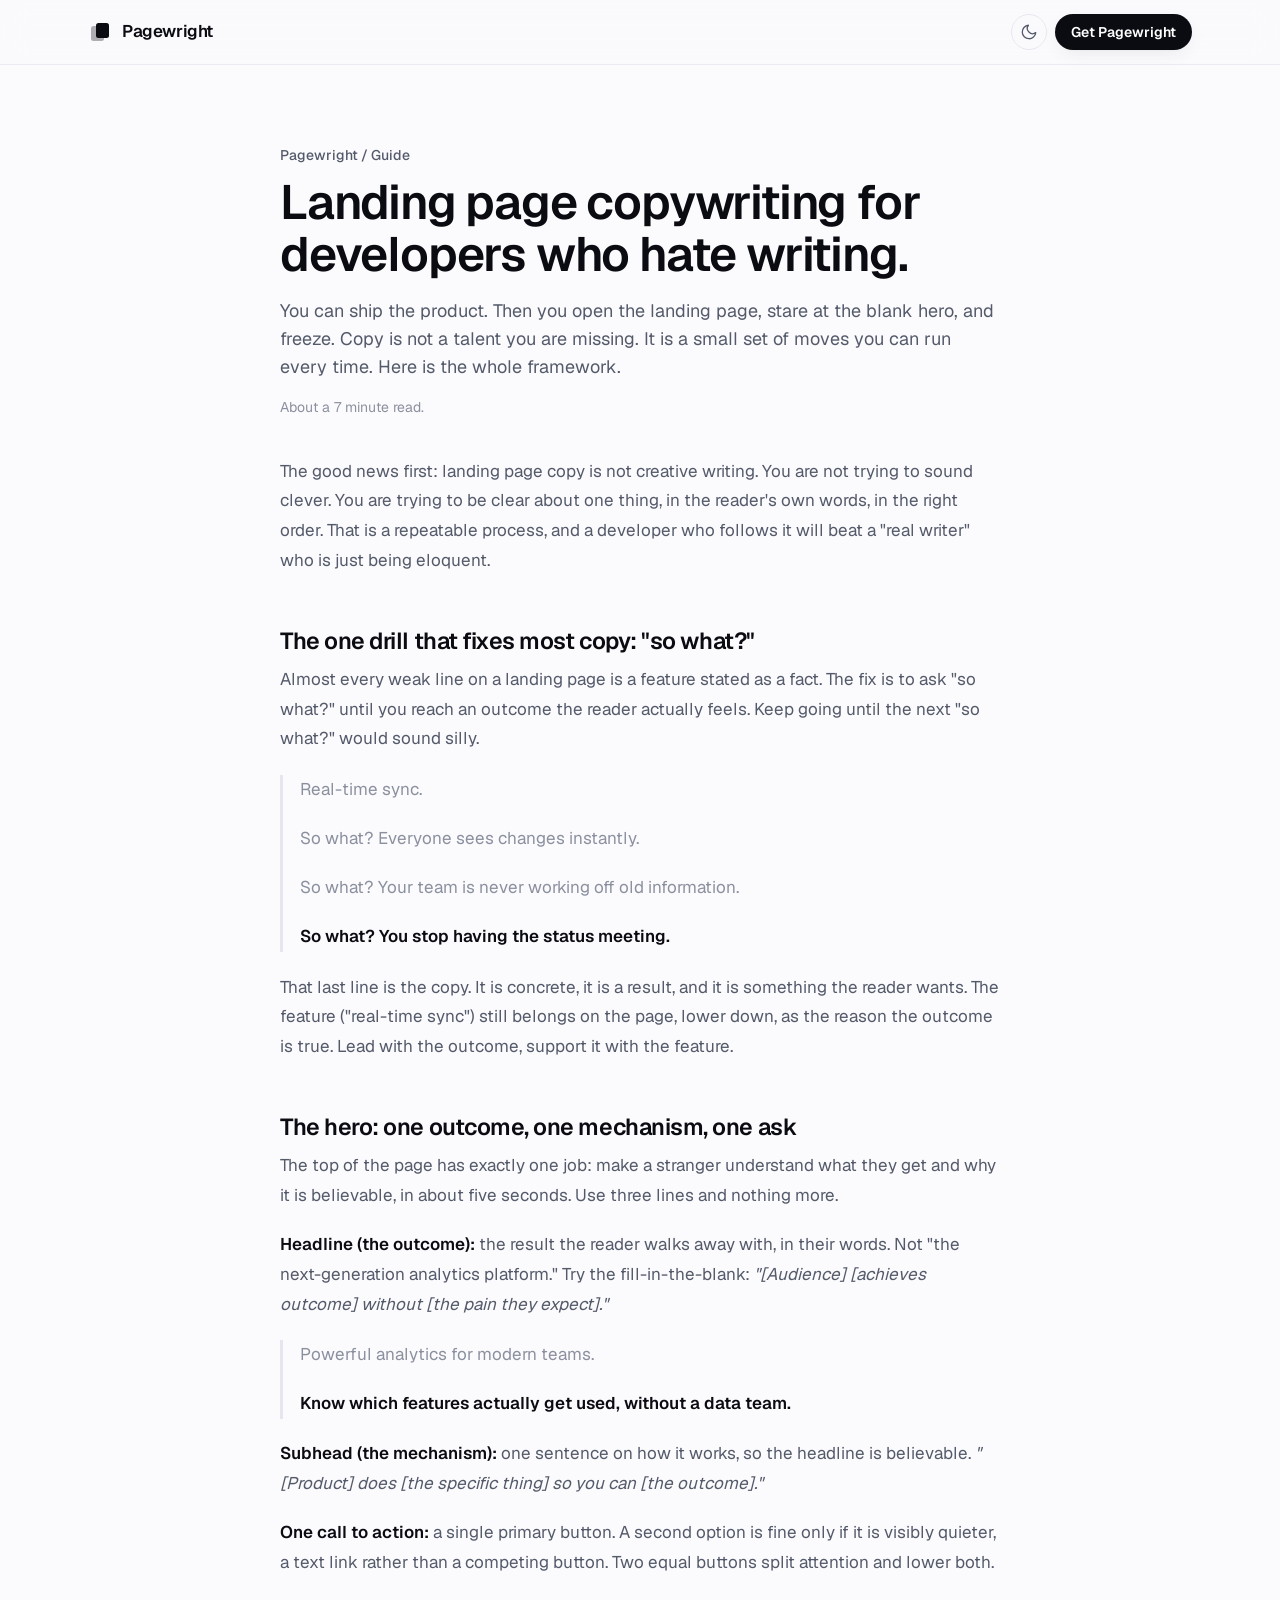
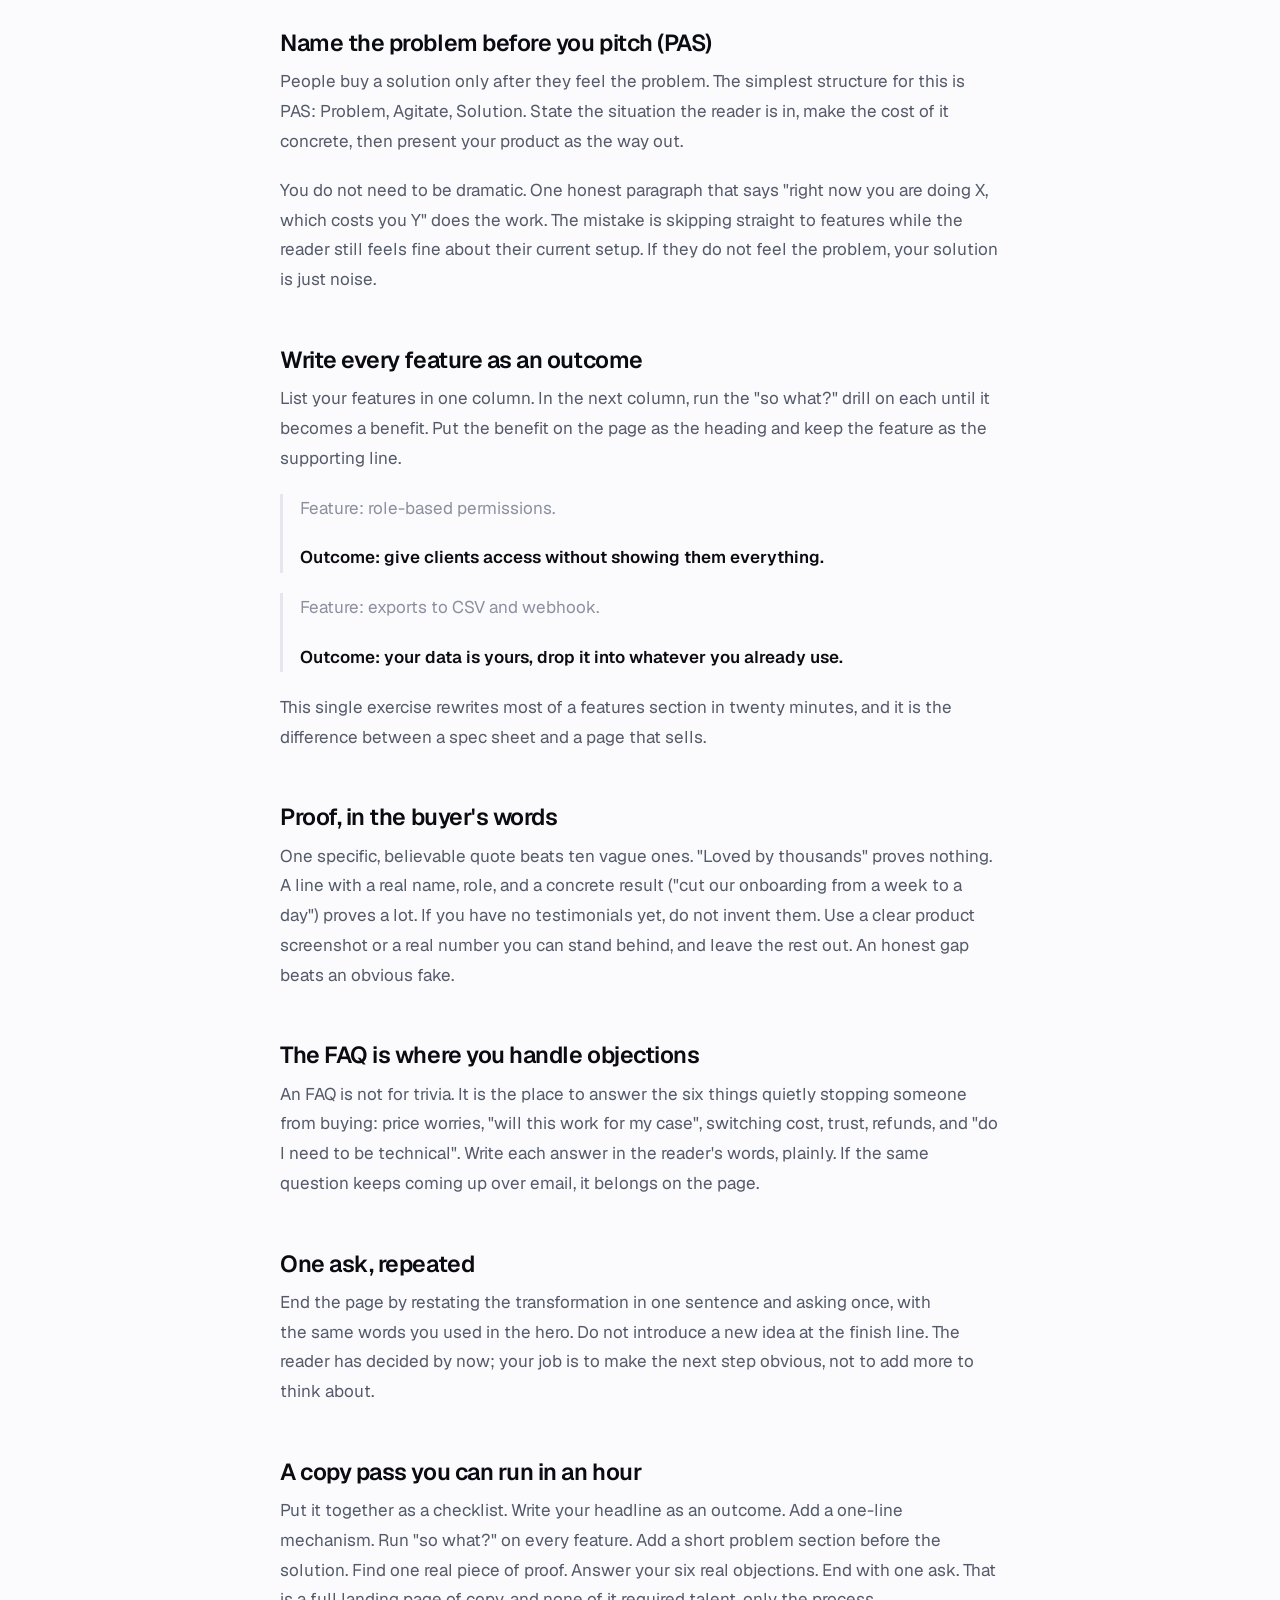
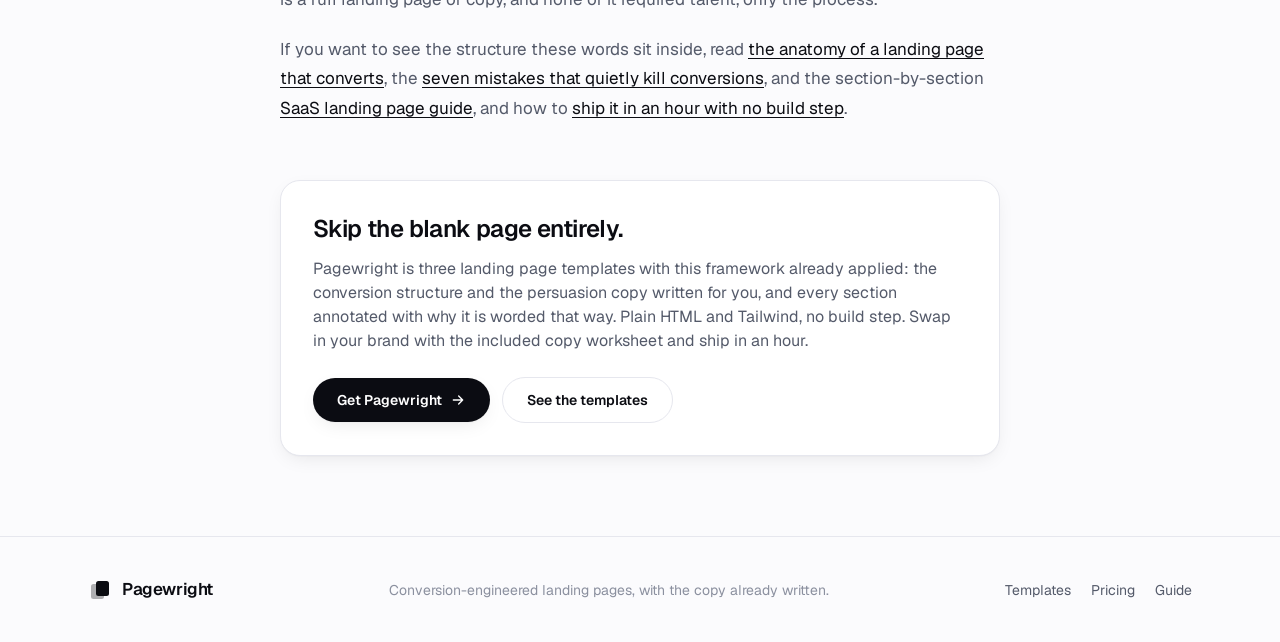
<file: landing-page-copywriting/index.html>
<!doctype html>
<html lang="en" class="scroll-smooth">
<head>
  <meta charset="utf-8" />
  <meta name="viewport" content="width=device-width, initial-scale=1" />

  <title>Landing page copywriting for developers who hate writing | Pagewright</title>
  <meta name="description" content="A simple, repeatable framework for writing landing page copy when you can build the product but freeze at the words. Outcome headlines, the so-what drill, and fill-in-the-blank examples." />
  <link rel="canonical" href="https://leonbede7.github.io/pagewright/landing-page-copywriting/" />

  <meta name="theme-color" content="#fbfbfd" media="(prefers-color-scheme: light)" />
  <meta name="theme-color" content="#0a0b10" media="(prefers-color-scheme: dark)" />

  <meta property="og:type" content="article" />
  <meta property="og:title" content="Landing page copywriting for developers who hate writing" />
  <meta property="og:description" content="A simple framework for writing landing page copy when you can build but freeze at the words. With fill-in-the-blank examples." />
  <meta property="og:image" content="https://leonbede7.github.io/pagewright/assets/img/og.png" />
  <meta property="og:url" content="https://leonbede7.github.io/pagewright/landing-page-copywriting/" />
  <meta name="twitter:card" content="summary_large_image" />
  <meta name="twitter:title" content="Landing page copywriting for developers who hate writing" />
  <meta name="twitter:description" content="A simple framework for writing landing page copy when you can build but freeze at the words." />
  <meta name="twitter:image" content="https://leonbede7.github.io/pagewright/assets/img/og.png" />

  <link rel="icon" href="../assets/img/favicon.svg" type="image/svg+xml" />
  <link rel="apple-touch-icon" href="../assets/img/apple-touch-icon.png" />

  <link rel="preload" href="../assets/fonts/Geist-Variable.woff2" as="font" type="font/woff2" crossorigin />
  <link rel="stylesheet" href="../assets/css/styles.css" />

  <script type="application/ld+json">
  {
    "@context": "https://schema.org",
    "@type": "Article",
    "headline": "Landing page copywriting for developers who hate writing",
    "description": "A simple, repeatable framework for writing landing page copy when you can build the product but freeze at the words.",
    "image": "https://leonbede7.github.io/pagewright/assets/img/og.png",
    "author": { "@type": "Organization", "name": "Pagewright" },
    "publisher": { "@type": "Organization", "name": "Pagewright" },
    "mainEntityOfPage": "https://leonbede7.github.io/pagewright/landing-page-copywriting/"
  }
  </script>

  <style>
    .prose { max-width: 68ch; color: var(--muted); font-size: 1.0625rem; line-height: 1.75; }
    .prose h2 { color: var(--ink); font-size: 1.45rem; font-weight: 600; letter-spacing: -0.02em; line-height: 1.25; margin-top: 2.2em; margin-bottom: 0.4em; }
    .prose p { margin-bottom: 1.15em; }
    .prose strong { color: var(--ink); font-weight: 600; }
    .prose a { color: var(--ink); text-decoration: underline; text-underline-offset: 3px; }
    .prose .label { color: var(--ink); }
    .prose .swap { margin: 1.2em 0; border-left: 3px solid var(--line); padding-left: 1em; }
    .prose .swap .bad { color: var(--faint); }
    .prose .swap .good { color: var(--ink); font-weight: 600; }
  </style>

  <script>
    (function () {
      try {
        document.documentElement.classList.add('js');
        var t = localStorage.getItem('theme');
        if (t === 'dark' || (!t && matchMedia('(prefers-color-scheme: dark)').matches)) {
          document.documentElement.classList.add('dark');
        }
      } catch (e) {}
    })();
  </script>
</head>

<body class="font-sans antialiased">
  <a href="#main" class="sr-only focus:not-sr-only focus:fixed focus:left-4 focus:top-4 focus:z-[100] focus:rounded-full focus:bg-brand focus:px-4 focus:py-2 focus:text-sm focus:font-semibold focus:text-on-brand">Skip to content</a>

  <header class="sticky top-0 z-30 border-b border-line/70 bg-canvas/80 backdrop-blur-md">
    <nav class="mx-auto flex h-16 max-w-6xl items-center justify-between px-5 sm:px-6" aria-label="Primary">
      <a href="../" class="flex items-center gap-2.5 font-semibold tracking-tight">
        <span class="text-ink">
          <svg viewBox="0 0 24 24" class="h-6 w-6" fill="currentColor" aria-hidden="true">
            <rect x="3" y="6" width="13" height="15" rx="2.5" opacity="0.32"/>
            <rect x="8" y="3" width="13" height="15" rx="2.5"/>
          </svg>
        </span>
        <span class="text-[17px]">Pagewright</span>
      </a>
      <div class="flex items-center gap-2">
        <button data-theme-toggle type="button" aria-label="Toggle dark mode" class="grid h-9 w-9 place-items-center rounded-full border border-line text-muted transition hover:bg-panel hover:text-ink">
          <svg data-icon-sun viewBox="0 0 24 24" class="hidden h-[18px] w-[18px]" fill="none" stroke="currentColor" stroke-width="1.75" stroke-linecap="round"><circle cx="12" cy="12" r="4"/><path d="M12 2v2M12 20v2M4.93 4.93l1.41 1.41M17.66 17.66l1.41 1.41M2 12h2M20 12h2M4.93 19.07l1.41-1.41M17.66 6.34l1.41-1.41"/></svg>
          <svg data-icon-moon viewBox="0 0 24 24" class="hidden h-[18px] w-[18px]" fill="none" stroke="currentColor" stroke-width="1.75" stroke-linecap="round" stroke-linejoin="round"><path d="M21 12.79A9 9 0 1 1 11.21 3 7 7 0 0 0 21 12.79z"/></svg>
        </button>
        <a href="../#pricing" class="inline-flex items-center gap-1.5 rounded-full bg-brand px-4 py-2 text-sm font-semibold text-on-brand shadow-soft transition hover:opacity-90 active:scale-[0.98]">Get Pagewright</a>
      </div>
    </nav>
  </header>

  <main id="main">
    <article class="mx-auto max-w-3xl px-5 py-14 sm:px-6 md:py-20">
      <header>
        <p class="text-sm font-medium text-muted"><a href="../" class="transition hover:text-ink">Pagewright</a> / Guide</p>
        <h1 class="mt-3 text-4xl font-semibold leading-[1.08] tracking-tight sm:text-5xl">Landing page copywriting for developers who hate writing.</h1>
        <p class="mt-4 text-lg text-muted">You can ship the product. Then you open the landing page, stare at the blank hero, and freeze. Copy is not a talent you are missing. It is a small set of moves you can run every time. Here is the whole framework.</p>
        <p class="mt-4 text-sm text-faint">About a 7 minute read.</p>
      </header>

      <div class="prose mt-10">
        <p>The good news first: landing page copy is not creative writing. You are not trying to sound clever. You are trying to be clear about one thing, in the reader's own words, in the right order. That is a repeatable process, and a developer who follows it will beat a "real writer" who is just being eloquent.</p>

        <h2>The one drill that fixes most copy: "so what?"</h2>
        <p>Almost every weak line on a landing page is a feature stated as a fact. The fix is to ask "so what?" until you reach an outcome the reader actually feels. Keep going until the next "so what?" would sound silly.</p>
        <div class="swap">
          <p class="bad">Real-time sync.</p>
          <p class="bad">So what? Everyone sees changes instantly.</p>
          <p class="bad">So what? Your team is never working off old information.</p>
          <p class="good">So what? You stop having the status meeting.</p>
        </div>
        <p>That last line is the copy. It is concrete, it is a result, and it is something the reader wants. The feature ("real-time sync") still belongs on the page, lower down, as the reason the outcome is true. Lead with the outcome, support it with the feature.</p>

        <h2>The hero: one outcome, one mechanism, one ask</h2>
        <p>The top of the page has exactly one job: make a stranger understand what they get and why it is believable, in about five seconds. Use three lines and nothing more.</p>
        <p><strong>Headline (the outcome):</strong> the result the reader walks away with, in their words. Not "the next-generation analytics platform." Try the fill-in-the-blank: <em>"[Audience] [achieves outcome] without [the pain they expect]."</em></p>
        <div class="swap">
          <p class="bad">Powerful analytics for modern teams.</p>
          <p class="good">Know which features actually get used, without a data team.</p>
        </div>
        <p><strong>Subhead (the mechanism):</strong> one sentence on how it works, so the headline is believable. <em>"[Product] does [the specific thing] so you can [the outcome]."</em></p>
        <p><strong>One call to action:</strong> a single primary button. A second option is fine only if it is visibly quieter, a text link rather than a competing button. Two equal buttons split attention and lower both.</p>

        <h2>Name the problem before you pitch (PAS)</h2>
        <p>People buy a solution only after they feel the problem. The simplest structure for this is PAS: Problem, Agitate, Solution. State the situation the reader is in, make the cost of it concrete, then present your product as the way out.</p>
        <p>You do not need to be dramatic. One honest paragraph that says "right now you are doing X, which costs you Y" does the work. The mistake is skipping straight to features while the reader still feels fine about their current setup. If they do not feel the problem, your solution is just noise.</p>

        <h2>Write every feature as an outcome</h2>
        <p>List your features in one column. In the next column, run the "so what?" drill on each until it becomes a benefit. Put the benefit on the page as the heading and keep the feature as the supporting line.</p>
        <div class="swap">
          <p class="bad">Feature: role-based permissions.</p>
          <p class="good">Outcome: give clients access without showing them everything.</p>
        </div>
        <div class="swap">
          <p class="bad">Feature: exports to CSV and webhook.</p>
          <p class="good">Outcome: your data is yours, drop it into whatever you already use.</p>
        </div>
        <p>This single exercise rewrites most of a features section in twenty minutes, and it is the difference between a spec sheet and a page that sells.</p>

        <h2>Proof, in the buyer's words</h2>
        <p>One specific, believable quote beats ten vague ones. "Loved by thousands" proves nothing. A line with a real name, role, and a concrete result ("cut our onboarding from a week to a day") proves a lot. If you have no testimonials yet, do not invent them. Use a clear product screenshot or a real number you can stand behind, and leave the rest out. An honest gap beats an obvious fake.</p>

        <h2>The FAQ is where you handle objections</h2>
        <p>An FAQ is not for trivia. It is the place to answer the six things quietly stopping someone from buying: price worries, "will this work for my case", switching cost, trust, refunds, and "do I need to be technical". Write each answer in the reader's words, plainly. If the same question keeps coming up over email, it belongs on the page.</p>

        <h2>One ask, repeated</h2>
        <p>End the page by restating the transformation in one sentence and asking once, with the same words you used in the hero. Do not introduce a new idea at the finish line. The reader has decided by now; your job is to make the next step obvious, not to add more to think about.</p>

        <h2>A copy pass you can run in an hour</h2>
        <p>Put it together as a checklist. Write your headline as an outcome. Add a one-line mechanism. Run "so what?" on every feature. Add a short problem section before the solution. Find one real piece of proof. Answer your six real objections. End with one ask. That is a full landing page of copy, and none of it required talent, only the process.</p>

        <p>If you want to see the structure these words sit inside, read <a href="../guide/">the anatomy of a landing page that converts</a>, the <a href="../landing-page-mistakes/">seven mistakes that quietly kill conversions</a>, and the section-by-section <a href="../saas-landing-page/">SaaS landing page guide</a>, and how to <a href="../landing-page-no-build-step/">ship it in an hour with no build step</a>.</p>
      </div>

      <div class="mt-14 rounded-2xl border border-line bg-card p-8 shadow-soft">
        <h2 class="text-2xl font-semibold tracking-tight">Skip the blank page entirely.</h2>
        <p class="mt-3 text-muted">Pagewright is three landing page templates with this framework already applied: the conversion structure and the persuasion copy written for you, and every section annotated with why it is worded that way. Plain HTML and Tailwind, no build step. Swap in your brand with the included copy worksheet and ship in an hour.</p>
        <div class="mt-6 flex flex-wrap items-center gap-3">
          <a href="../#pricing" class="inline-flex items-center gap-2 rounded-full bg-brand px-6 py-3 text-sm font-semibold text-on-brand shadow-soft transition hover:opacity-90 active:scale-[0.98]">
            Get Pagewright
            <svg viewBox="0 0 24 24" class="h-4 w-4" fill="none" stroke="currentColor" stroke-width="2" stroke-linecap="round" stroke-linejoin="round"><path d="M5 12h14M13 6l6 6-6 6"/></svg>
          </a>
          <a href="../#templates" class="inline-flex items-center gap-2 rounded-full border border-line bg-card px-6 py-3 text-sm font-semibold text-ink transition hover:bg-panel active:scale-[0.98]">See the templates</a>
        </div>
      </div>
    </article>
  </main>

  <footer class="border-t border-line bg-canvas">
    <div class="mx-auto flex max-w-6xl flex-col items-center justify-between gap-4 px-5 py-10 sm:flex-row sm:px-6">
      <a href="../" class="flex items-center gap-2.5 font-semibold tracking-tight">
        <span class="text-ink"><svg viewBox="0 0 24 24" class="h-6 w-6" fill="currentColor" aria-hidden="true"><rect x="3" y="6" width="13" height="15" rx="2.5" opacity="0.32"/><rect x="8" y="3" width="13" height="15" rx="2.5"/></svg></span>
        <span class="text-[17px]">Pagewright</span>
      </a>
      <p class="text-sm text-faint">Conversion-engineered landing pages, with the copy already written.</p>
      <div class="flex items-center gap-5 text-sm text-muted">
        <a href="../#templates" class="transition hover:text-ink">Templates</a>
        <a href="../#pricing" class="transition hover:text-ink">Pricing</a>
        <a href="../guide/" class="transition hover:text-ink">Guide</a>
      </div>
    </div>
  </footer>

  <script src="../assets/js/app.js" defer></script>
</body>
</html>
</file>
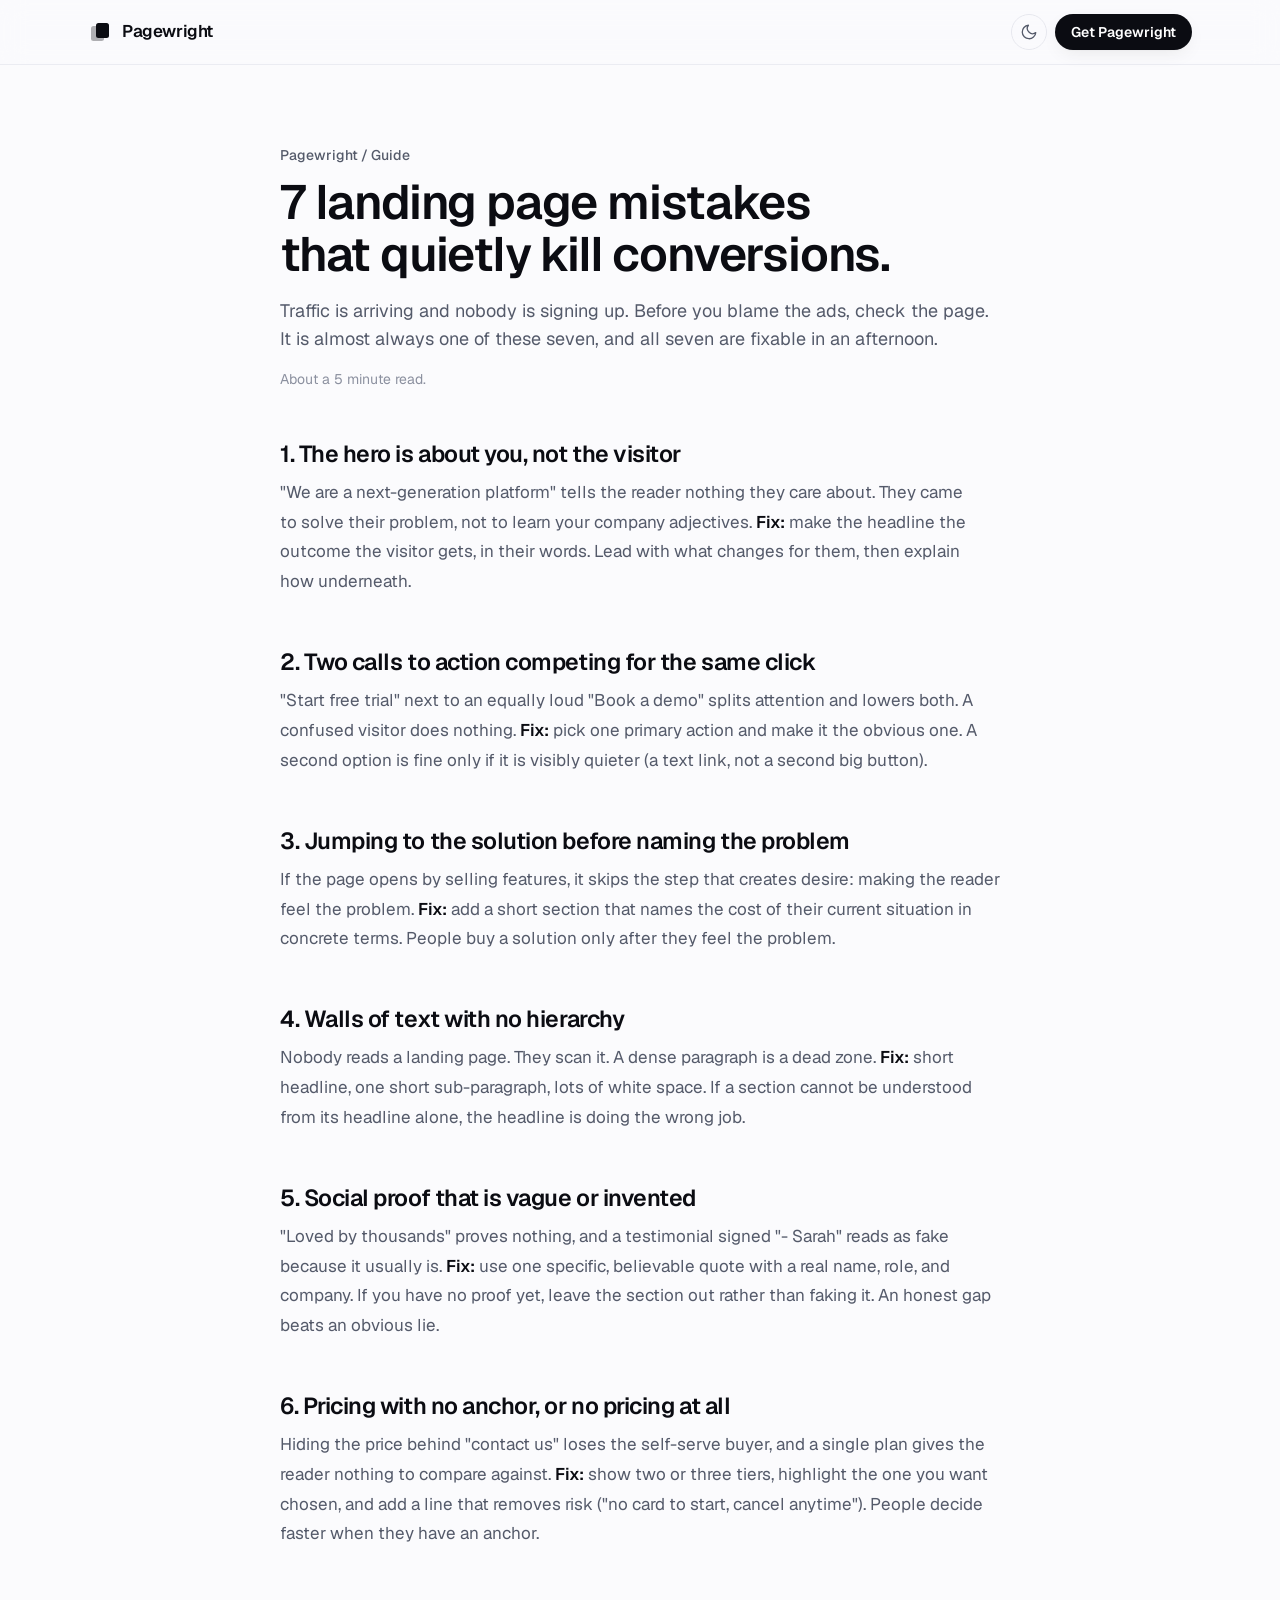
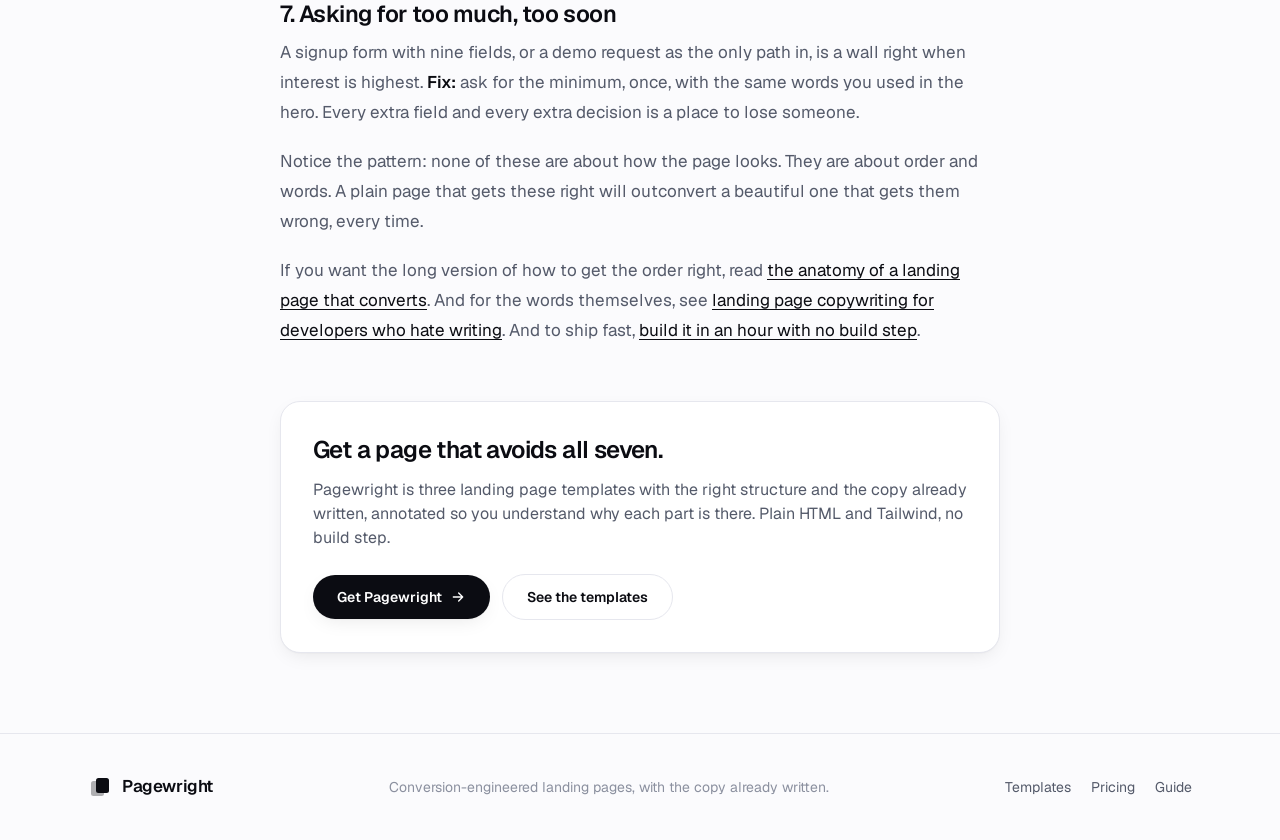
<file: landing-page-mistakes/index.html>
<!doctype html>
<html lang="en" class="scroll-smooth">
<head>
  <meta charset="utf-8" />
  <meta name="viewport" content="width=device-width, initial-scale=1" />

  <title>7 landing page mistakes that quietly kill conversions | Pagewright</title>
  <meta name="description" content="If your landing page gets traffic but no signups, it is usually one of these seven fixable mistakes. A plain-English checklist with the fix for each." />
  <link rel="canonical" href="https://leonbede7.github.io/pagewright/landing-page-mistakes/" />

  <meta name="theme-color" content="#fbfbfd" media="(prefers-color-scheme: light)" />
  <meta name="theme-color" content="#0a0b10" media="(prefers-color-scheme: dark)" />

  <meta property="og:type" content="article" />
  <meta property="og:title" content="7 landing page mistakes that quietly kill conversions" />
  <meta property="og:description" content="Traffic but no signups? It is usually one of these seven fixable mistakes. With the fix for each." />
  <meta property="og:image" content="https://leonbede7.github.io/pagewright/assets/img/og.png" />
  <meta property="og:url" content="https://leonbede7.github.io/pagewright/landing-page-mistakes/" />
  <meta name="twitter:card" content="summary_large_image" />
  <meta name="twitter:title" content="7 landing page mistakes that quietly kill conversions" />
  <meta name="twitter:description" content="Traffic but no signups? It is usually one of these seven fixable mistakes." />
  <meta name="twitter:image" content="https://leonbede7.github.io/pagewright/assets/img/og.png" />

  <link rel="icon" href="../assets/img/favicon.svg" type="image/svg+xml" />
  <link rel="apple-touch-icon" href="../assets/img/apple-touch-icon.png" />

  <link rel="preload" href="../assets/fonts/Geist-Variable.woff2" as="font" type="font/woff2" crossorigin />
  <link rel="stylesheet" href="../assets/css/styles.css" />

  <script type="application/ld+json">
  {
    "@context": "https://schema.org",
    "@type": "Article",
    "headline": "7 landing page mistakes that quietly kill conversions",
    "description": "If your landing page gets traffic but no signups, it is usually one of these seven fixable mistakes.",
    "image": "https://leonbede7.github.io/pagewright/assets/img/og.png",
    "author": { "@type": "Organization", "name": "Pagewright" },
    "publisher": { "@type": "Organization", "name": "Pagewright" },
    "mainEntityOfPage": "https://leonbede7.github.io/pagewright/landing-page-mistakes/"
  }
  </script>

  <style>
    .prose { max-width: 68ch; color: var(--muted); font-size: 1.0625rem; line-height: 1.75; }
    .prose h2 { color: var(--ink); font-size: 1.45rem; font-weight: 600; letter-spacing: -0.02em; line-height: 1.25; margin-top: 2.2em; margin-bottom: 0.4em; }
    .prose p { margin-bottom: 1.15em; }
    .prose strong { color: var(--ink); font-weight: 600; }
    .prose a { color: var(--ink); text-decoration: underline; text-underline-offset: 3px; }
    .prose .fix { color: var(--ink); }
  </style>

  <script>
    (function () {
      try {
        document.documentElement.classList.add('js');
        var t = localStorage.getItem('theme');
        if (t === 'dark' || (!t && matchMedia('(prefers-color-scheme: dark)').matches)) {
          document.documentElement.classList.add('dark');
        }
      } catch (e) {}
    })();
  </script>
</head>

<body class="font-sans antialiased">
  <a href="#main" class="sr-only focus:not-sr-only focus:fixed focus:left-4 focus:top-4 focus:z-[100] focus:rounded-full focus:bg-brand focus:px-4 focus:py-2 focus:text-sm focus:font-semibold focus:text-on-brand">Skip to content</a>

  <header class="sticky top-0 z-30 border-b border-line/70 bg-canvas/80 backdrop-blur-md">
    <nav class="mx-auto flex h-16 max-w-6xl items-center justify-between px-5 sm:px-6" aria-label="Primary">
      <a href="../" class="flex items-center gap-2.5 font-semibold tracking-tight">
        <span class="text-ink">
          <svg viewBox="0 0 24 24" class="h-6 w-6" fill="currentColor" aria-hidden="true">
            <rect x="3" y="6" width="13" height="15" rx="2.5" opacity="0.32"/>
            <rect x="8" y="3" width="13" height="15" rx="2.5"/>
          </svg>
        </span>
        <span class="text-[17px]">Pagewright</span>
      </a>
      <div class="flex items-center gap-2">
        <button data-theme-toggle type="button" aria-label="Toggle dark mode" class="grid h-9 w-9 place-items-center rounded-full border border-line text-muted transition hover:bg-panel hover:text-ink">
          <svg data-icon-sun viewBox="0 0 24 24" class="hidden h-[18px] w-[18px]" fill="none" stroke="currentColor" stroke-width="1.75" stroke-linecap="round"><circle cx="12" cy="12" r="4"/><path d="M12 2v2M12 20v2M4.93 4.93l1.41 1.41M17.66 17.66l1.41 1.41M2 12h2M20 12h2M4.93 19.07l1.41-1.41M17.66 6.34l1.41-1.41"/></svg>
          <svg data-icon-moon viewBox="0 0 24 24" class="hidden h-[18px] w-[18px]" fill="none" stroke="currentColor" stroke-width="1.75" stroke-linecap="round" stroke-linejoin="round"><path d="M21 12.79A9 9 0 1 1 11.21 3 7 7 0 0 0 21 12.79z"/></svg>
        </button>
        <a href="../#pricing" class="inline-flex items-center gap-1.5 rounded-full bg-brand px-4 py-2 text-sm font-semibold text-on-brand shadow-soft transition hover:opacity-90 active:scale-[0.98]">Get Pagewright</a>
      </div>
    </nav>
  </header>

  <main id="main">
    <article class="mx-auto max-w-3xl px-5 py-14 sm:px-6 md:py-20">
      <header>
        <p class="text-sm font-medium text-muted"><a href="../" class="transition hover:text-ink">Pagewright</a> / Guide</p>
        <h1 class="mt-3 text-4xl font-semibold leading-[1.08] tracking-tight sm:text-5xl">7 landing page mistakes that quietly kill conversions.</h1>
        <p class="mt-4 text-lg text-muted">Traffic is arriving and nobody is signing up. Before you blame the ads, check the page. It is almost always one of these seven, and all seven are fixable in an afternoon.</p>
        <p class="mt-4 text-sm text-faint">About a 5 minute read.</p>
      </header>

      <div class="prose mt-10">
        <h2>1. The hero is about you, not the visitor</h2>
        <p>"We are a next-generation platform" tells the reader nothing they care about. They came to solve their problem, not to learn your company adjectives. <span class="fix"><strong>Fix:</strong></span> make the headline the outcome the visitor gets, in their words. Lead with what changes for them, then explain how underneath.</p>

        <h2>2. Two calls to action competing for the same click</h2>
        <p>"Start free trial" next to an equally loud "Book a demo" splits attention and lowers both. A confused visitor does nothing. <span class="fix"><strong>Fix:</strong></span> pick one primary action and make it the obvious one. A second option is fine only if it is visibly quieter (a text link, not a second big button).</p>

        <h2>3. Jumping to the solution before naming the problem</h2>
        <p>If the page opens by selling features, it skips the step that creates desire: making the reader feel the problem. <span class="fix"><strong>Fix:</strong></span> add a short section that names the cost of their current situation in concrete terms. People buy a solution only after they feel the problem.</p>

        <h2>4. Walls of text with no hierarchy</h2>
        <p>Nobody reads a landing page. They scan it. A dense paragraph is a dead zone. <span class="fix"><strong>Fix:</strong></span> short headline, one short sub-paragraph, lots of white space. If a section cannot be understood from its headline alone, the headline is doing the wrong job.</p>

        <h2>5. Social proof that is vague or invented</h2>
        <p>"Loved by thousands" proves nothing, and a testimonial signed "- Sarah" reads as fake because it usually is. <span class="fix"><strong>Fix:</strong></span> use one specific, believable quote with a real name, role, and company. If you have no proof yet, leave the section out rather than faking it. An honest gap beats an obvious lie.</p>

        <h2>6. Pricing with no anchor, or no pricing at all</h2>
        <p>Hiding the price behind "contact us" loses the self-serve buyer, and a single plan gives the reader nothing to compare against. <span class="fix"><strong>Fix:</strong></span> show two or three tiers, highlight the one you want chosen, and add a line that removes risk ("no card to start, cancel anytime"). People decide faster when they have an anchor.</p>

        <h2>7. Asking for too much, too soon</h2>
        <p>A signup form with nine fields, or a demo request as the only path in, is a wall right when interest is highest. <span class="fix"><strong>Fix:</strong></span> ask for the minimum, once, with the same words you used in the hero. Every extra field and every extra decision is a place to lose someone.</p>

        <p>Notice the pattern: none of these are about how the page looks. They are about order and words. A plain page that gets these right will outconvert a beautiful one that gets them wrong, every time.</p>

        <p>If you want the long version of how to get the order right, read <a href="../guide/">the anatomy of a landing page that converts</a>. And for the words themselves, see <a href="../landing-page-copywriting/">landing page copywriting for developers who hate writing</a>. And to ship fast, <a href="../landing-page-no-build-step/">build it in an hour with no build step</a>.</p>
      </div>

      <div class="mt-14 rounded-2xl border border-line bg-card p-8 shadow-soft">
        <h2 class="text-2xl font-semibold tracking-tight">Get a page that avoids all seven.</h2>
        <p class="mt-3 text-muted">Pagewright is three landing page templates with the right structure and the copy already written, annotated so you understand why each part is there. Plain HTML and Tailwind, no build step.</p>
        <div class="mt-6 flex flex-wrap items-center gap-3">
          <a href="../#pricing" class="inline-flex items-center gap-2 rounded-full bg-brand px-6 py-3 text-sm font-semibold text-on-brand shadow-soft transition hover:opacity-90 active:scale-[0.98]">
            Get Pagewright
            <svg viewBox="0 0 24 24" class="h-4 w-4" fill="none" stroke="currentColor" stroke-width="2" stroke-linecap="round" stroke-linejoin="round"><path d="M5 12h14M13 6l6 6-6 6"/></svg>
          </a>
          <a href="../#templates" class="inline-flex items-center gap-2 rounded-full border border-line bg-card px-6 py-3 text-sm font-semibold text-ink transition hover:bg-panel active:scale-[0.98]">See the templates</a>
        </div>
      </div>
    </article>
  </main>

  <footer class="border-t border-line bg-canvas">
    <div class="mx-auto flex max-w-6xl flex-col items-center justify-between gap-4 px-5 py-10 sm:flex-row sm:px-6">
      <a href="../" class="flex items-center gap-2.5 font-semibold tracking-tight">
        <span class="text-ink"><svg viewBox="0 0 24 24" class="h-6 w-6" fill="currentColor" aria-hidden="true"><rect x="3" y="6" width="13" height="15" rx="2.5" opacity="0.32"/><rect x="8" y="3" width="13" height="15" rx="2.5"/></svg></span>
        <span class="text-[17px]">Pagewright</span>
      </a>
      <p class="text-sm text-faint">Conversion-engineered landing pages, with the copy already written.</p>
      <div class="flex items-center gap-5 text-sm text-muted">
        <a href="../#templates" class="transition hover:text-ink">Templates</a>
        <a href="../#pricing" class="transition hover:text-ink">Pricing</a>
        <a href="../guide/" class="transition hover:text-ink">Guide</a>
      </div>
    </div>
  </footer>

  <script src="../assets/js/app.js" defer></script>
</body>
</html>
</file>
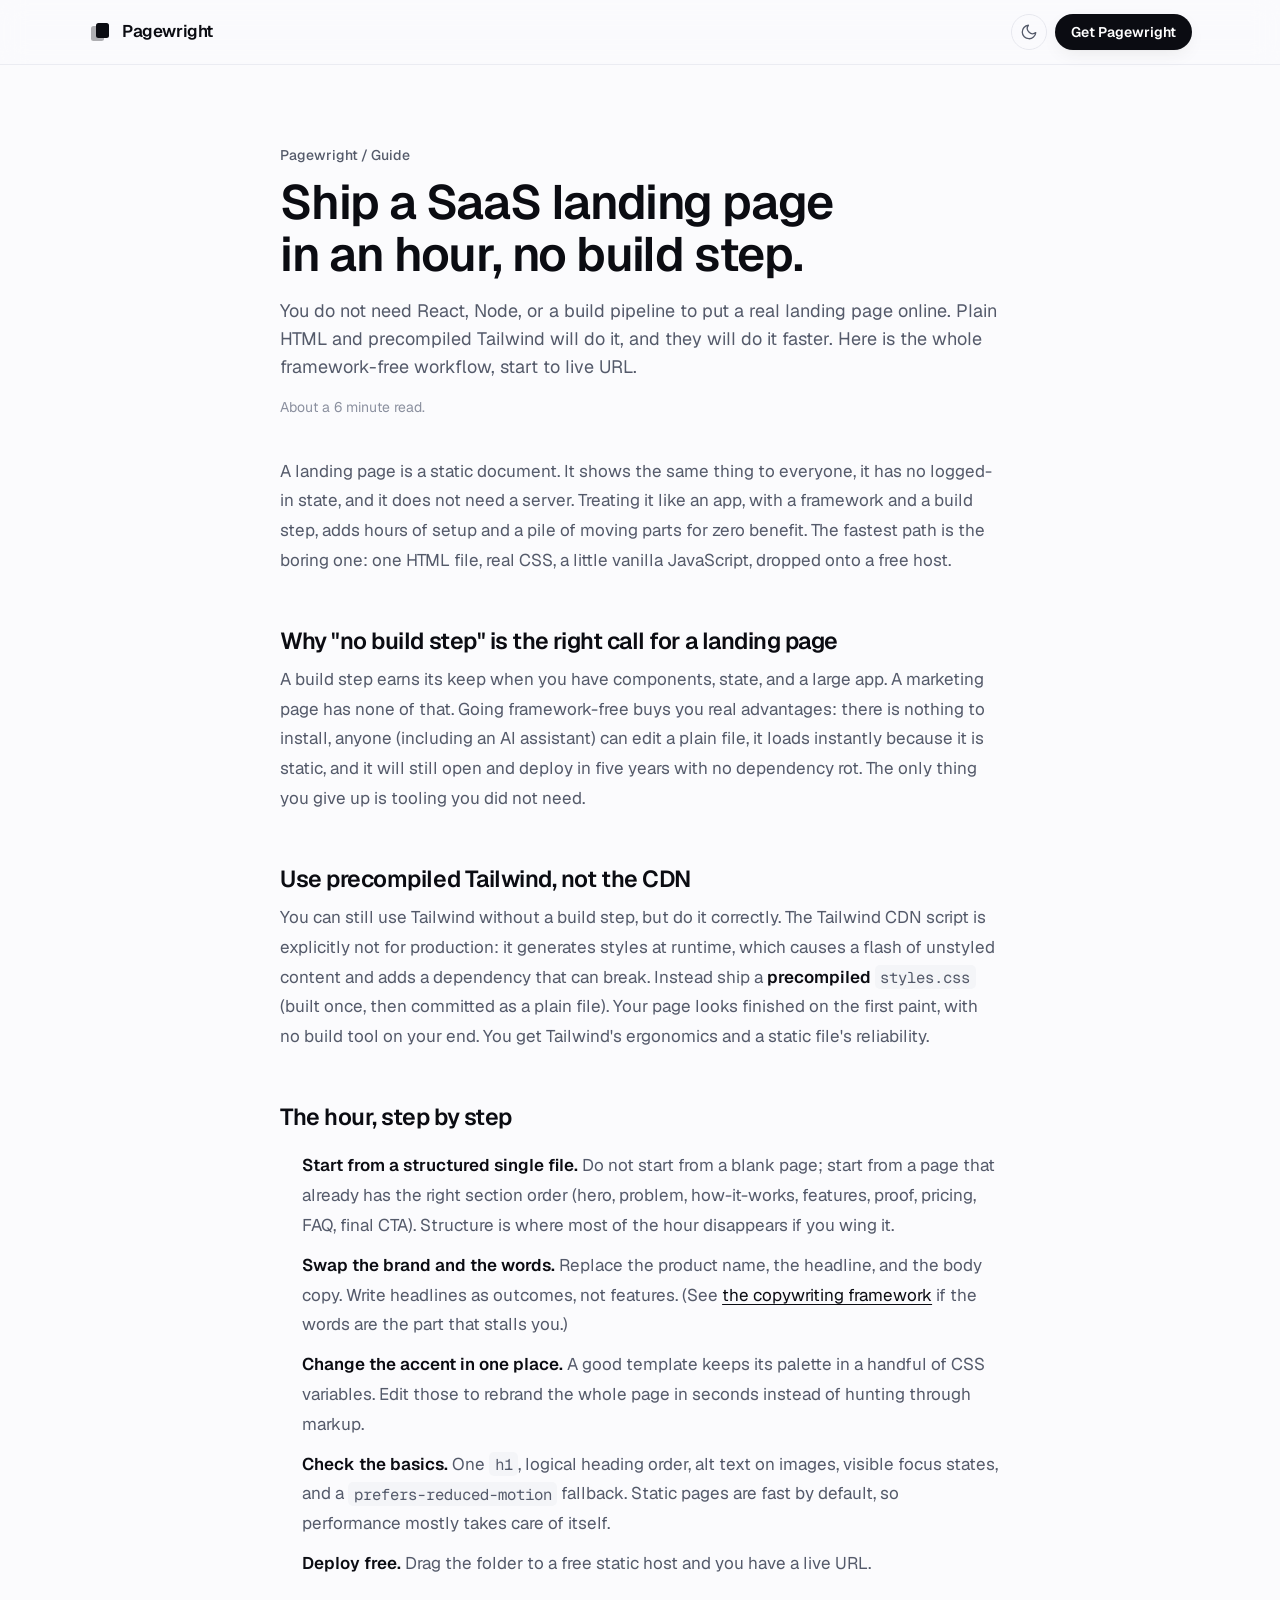
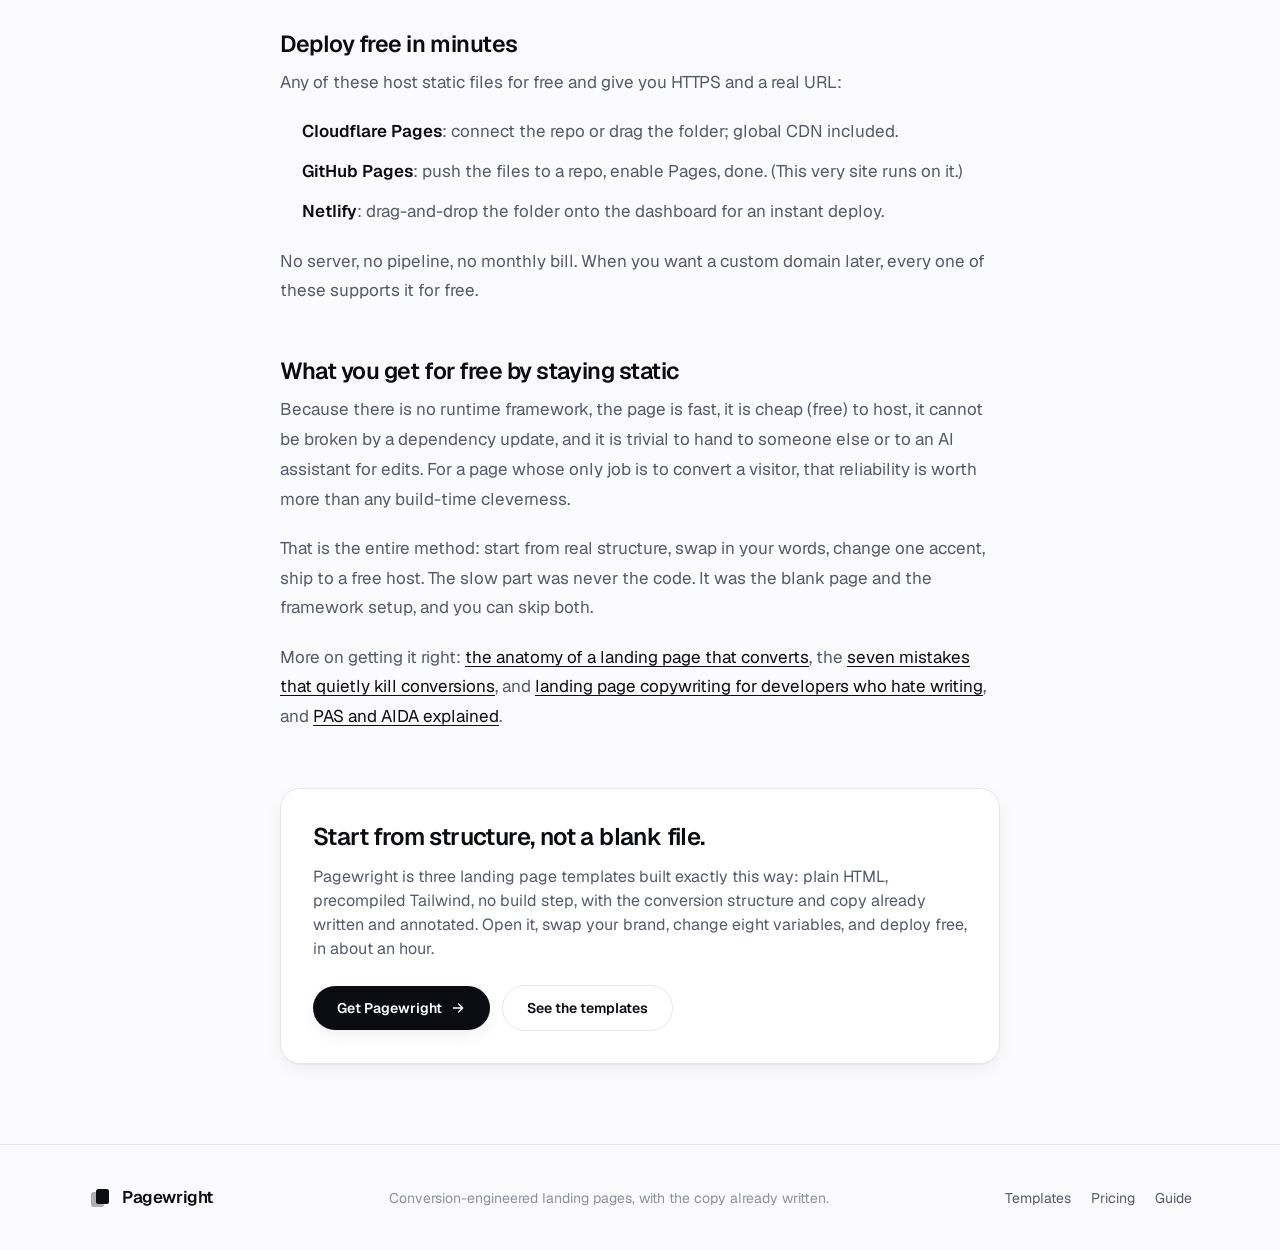
<file: landing-page-no-build-step/index.html>
<!doctype html>
<html lang="en" class="scroll-smooth">
<head>
  <meta charset="utf-8" />
  <meta name="viewport" content="width=device-width, initial-scale=1" />

  <title>Ship a SaaS landing page in an hour, no build step (HTML + Tailwind) | Pagewright</title>
  <meta name="description" content="Build and deploy a SaaS landing page in about an hour with plain HTML and precompiled Tailwind. No React, no Node, no build step. A framework-free, step-by-step guide." />
  <link rel="canonical" href="https://leonbede7.github.io/pagewright/landing-page-no-build-step/" />

  <meta name="theme-color" content="#fbfbfd" media="(prefers-color-scheme: light)" />
  <meta name="theme-color" content="#0a0b10" media="(prefers-color-scheme: dark)" />

  <meta property="og:type" content="article" />
  <meta property="og:title" content="Ship a SaaS landing page in an hour, no build step (HTML + Tailwind)" />
  <meta property="og:description" content="Build and deploy a landing page in about an hour with plain HTML and precompiled Tailwind. No React, no Node, no build step." />
  <meta property="og:image" content="https://leonbede7.github.io/pagewright/assets/img/og.png" />
  <meta property="og:url" content="https://leonbede7.github.io/pagewright/landing-page-no-build-step/" />
  <meta name="twitter:card" content="summary_large_image" />
  <meta name="twitter:title" content="Ship a SaaS landing page in an hour, no build step" />
  <meta name="twitter:description" content="Plain HTML and precompiled Tailwind. No React, no Node, no build step." />
  <meta name="twitter:image" content="https://leonbede7.github.io/pagewright/assets/img/og.png" />

  <link rel="icon" href="../assets/img/favicon.svg" type="image/svg+xml" />
  <link rel="apple-touch-icon" href="../assets/img/apple-touch-icon.png" />

  <link rel="preload" href="../assets/fonts/Geist-Variable.woff2" as="font" type="font/woff2" crossorigin />
  <link rel="stylesheet" href="../assets/css/styles.css" />

  <script type="application/ld+json">
  {
    "@context": "https://schema.org",
    "@type": "Article",
    "headline": "Ship a SaaS landing page in an hour, no build step (HTML + Tailwind)",
    "description": "Build and deploy a SaaS landing page in about an hour with plain HTML and precompiled Tailwind. No React, no Node, no build step.",
    "image": "https://leonbede7.github.io/pagewright/assets/img/og.png",
    "author": { "@type": "Organization", "name": "Pagewright" },
    "publisher": { "@type": "Organization", "name": "Pagewright" },
    "mainEntityOfPage": "https://leonbede7.github.io/pagewright/landing-page-no-build-step/"
  }
  </script>

  <style>
    .prose { max-width: 68ch; color: var(--muted); font-size: 1.0625rem; line-height: 1.75; }
    .prose h2 { color: var(--ink); font-size: 1.45rem; font-weight: 600; letter-spacing: -0.02em; line-height: 1.25; margin-top: 2.2em; margin-bottom: 0.4em; }
    .prose p { margin-bottom: 1.15em; }
    .prose strong { color: var(--ink); font-weight: 600; }
    .prose a { color: var(--ink); text-decoration: underline; text-underline-offset: 3px; }
    .prose ol { margin: 1.15em 0; padding-left: 1.3em; }
    .prose ol li { margin-bottom: 0.6em; }
    .prose code { font-family: 'Geist Mono', ui-monospace, monospace; font-size: 0.92em; background: var(--panel); padding: 0.1em 0.35em; border-radius: 5px; }
  </style>

  <script>
    (function () {
      try {
        document.documentElement.classList.add('js');
        var t = localStorage.getItem('theme');
        if (t === 'dark' || (!t && matchMedia('(prefers-color-scheme: dark)').matches)) {
          document.documentElement.classList.add('dark');
        }
      } catch (e) {}
    })();
  </script>
</head>

<body class="font-sans antialiased">
  <a href="#main" class="sr-only focus:not-sr-only focus:fixed focus:left-4 focus:top-4 focus:z-[100] focus:rounded-full focus:bg-brand focus:px-4 focus:py-2 focus:text-sm focus:font-semibold focus:text-on-brand">Skip to content</a>

  <header class="sticky top-0 z-30 border-b border-line/70 bg-canvas/80 backdrop-blur-md">
    <nav class="mx-auto flex h-16 max-w-6xl items-center justify-between px-5 sm:px-6" aria-label="Primary">
      <a href="../" class="flex items-center gap-2.5 font-semibold tracking-tight">
        <span class="text-ink">
          <svg viewBox="0 0 24 24" class="h-6 w-6" fill="currentColor" aria-hidden="true">
            <rect x="3" y="6" width="13" height="15" rx="2.5" opacity="0.32"/>
            <rect x="8" y="3" width="13" height="15" rx="2.5"/>
          </svg>
        </span>
        <span class="text-[17px]">Pagewright</span>
      </a>
      <div class="flex items-center gap-2">
        <button data-theme-toggle type="button" aria-label="Toggle dark mode" class="grid h-9 w-9 place-items-center rounded-full border border-line text-muted transition hover:bg-panel hover:text-ink">
          <svg data-icon-sun viewBox="0 0 24 24" class="hidden h-[18px] w-[18px]" fill="none" stroke="currentColor" stroke-width="1.75" stroke-linecap="round"><circle cx="12" cy="12" r="4"/><path d="M12 2v2M12 20v2M4.93 4.93l1.41 1.41M17.66 17.66l1.41 1.41M2 12h2M20 12h2M4.93 19.07l1.41-1.41M17.66 6.34l1.41-1.41"/></svg>
          <svg data-icon-moon viewBox="0 0 24 24" class="hidden h-[18px] w-[18px]" fill="none" stroke="currentColor" stroke-width="1.75" stroke-linecap="round" stroke-linejoin="round"><path d="M21 12.79A9 9 0 1 1 11.21 3 7 7 0 0 0 21 12.79z"/></svg>
        </button>
        <a href="../#pricing" class="inline-flex items-center gap-1.5 rounded-full bg-brand px-4 py-2 text-sm font-semibold text-on-brand shadow-soft transition hover:opacity-90 active:scale-[0.98]">Get Pagewright</a>
      </div>
    </nav>
  </header>

  <main id="main">
    <article class="mx-auto max-w-3xl px-5 py-14 sm:px-6 md:py-20">
      <header>
        <p class="text-sm font-medium text-muted"><a href="../" class="transition hover:text-ink">Pagewright</a> / Guide</p>
        <h1 class="mt-3 text-4xl font-semibold leading-[1.08] tracking-tight sm:text-5xl">Ship a SaaS landing page in an hour, no build step.</h1>
        <p class="mt-4 text-lg text-muted">You do not need React, Node, or a build pipeline to put a real landing page online. Plain HTML and precompiled Tailwind will do it, and they will do it faster. Here is the whole framework-free workflow, start to live URL.</p>
        <p class="mt-4 text-sm text-faint">About a 6 minute read.</p>
      </header>

      <div class="prose mt-10">
        <p>A landing page is a static document. It shows the same thing to everyone, it has no logged-in state, and it does not need a server. Treating it like an app, with a framework and a build step, adds hours of setup and a pile of moving parts for zero benefit. The fastest path is the boring one: one HTML file, real CSS, a little vanilla JavaScript, dropped onto a free host.</p>

        <h2>Why "no build step" is the right call for a landing page</h2>
        <p>A build step earns its keep when you have components, state, and a large app. A marketing page has none of that. Going framework-free buys you real advantages: there is nothing to install, anyone (including an AI assistant) can edit a plain file, it loads instantly because it is static, and it will still open and deploy in five years with no dependency rot. The only thing you give up is tooling you did not need.</p>

        <h2>Use precompiled Tailwind, not the CDN</h2>
        <p>You can still use Tailwind without a build step, but do it correctly. The Tailwind CDN script is explicitly not for production: it generates styles at runtime, which causes a flash of unstyled content and adds a dependency that can break. Instead ship a <strong>precompiled</strong> <code>styles.css</code> (built once, then committed as a plain file). Your page looks finished on the first paint, with no build tool on your end. You get Tailwind's ergonomics and a static file's reliability.</p>

        <h2>The hour, step by step</h2>
        <ol>
          <li><strong>Start from a structured single file.</strong> Do not start from a blank page; start from a page that already has the right section order (hero, problem, how-it-works, features, proof, pricing, FAQ, final CTA). Structure is where most of the hour disappears if you wing it.</li>
          <li><strong>Swap the brand and the words.</strong> Replace the product name, the headline, and the body copy. Write headlines as outcomes, not features. (See <a href="../landing-page-copywriting/">the copywriting framework</a> if the words are the part that stalls you.)</li>
          <li><strong>Change the accent in one place.</strong> A good template keeps its palette in a handful of CSS variables. Edit those to rebrand the whole page in seconds instead of hunting through markup.</li>
          <li><strong>Check the basics.</strong> One <code>h1</code>, logical heading order, alt text on images, visible focus states, and a <code>prefers-reduced-motion</code> fallback. Static pages are fast by default, so performance mostly takes care of itself.</li>
          <li><strong>Deploy free.</strong> Drag the folder to a free static host and you have a live URL.</li>
        </ol>

        <h2>Deploy free in minutes</h2>
        <p>Any of these host static files for free and give you HTTPS and a real URL:</p>
        <ol>
          <li><strong>Cloudflare Pages</strong>: connect the repo or drag the folder; global CDN included.</li>
          <li><strong>GitHub Pages</strong>: push the files to a repo, enable Pages, done. (This very site runs on it.)</li>
          <li><strong>Netlify</strong>: drag-and-drop the folder onto the dashboard for an instant deploy.</li>
        </ol>
        <p>No server, no pipeline, no monthly bill. When you want a custom domain later, every one of these supports it for free.</p>

        <h2>What you get for free by staying static</h2>
        <p>Because there is no runtime framework, the page is fast, it is cheap (free) to host, it cannot be broken by a dependency update, and it is trivial to hand to someone else or to an AI assistant for edits. For a page whose only job is to convert a visitor, that reliability is worth more than any build-time cleverness.</p>

        <p>That is the entire method: start from real structure, swap in your words, change one accent, ship to a free host. The slow part was never the code. It was the blank page and the framework setup, and you can skip both.</p>

        <p>More on getting it right: <a href="../guide/">the anatomy of a landing page that converts</a>, the <a href="../landing-page-mistakes/">seven mistakes that quietly kill conversions</a>, and <a href="../landing-page-copywriting/">landing page copywriting for developers who hate writing</a>, and <a href="../pas-aida-landing-page/">PAS and AIDA explained</a>.</p>
      </div>

      <div class="mt-14 rounded-2xl border border-line bg-card p-8 shadow-soft">
        <h2 class="text-2xl font-semibold tracking-tight">Start from structure, not a blank file.</h2>
        <p class="mt-3 text-muted">Pagewright is three landing page templates built exactly this way: plain HTML, precompiled Tailwind, no build step, with the conversion structure and copy already written and annotated. Open it, swap your brand, change eight variables, and deploy free, in about an hour.</p>
        <div class="mt-6 flex flex-wrap items-center gap-3">
          <a href="../#pricing" class="inline-flex items-center gap-2 rounded-full bg-brand px-6 py-3 text-sm font-semibold text-on-brand shadow-soft transition hover:opacity-90 active:scale-[0.98]">
            Get Pagewright
            <svg viewBox="0 0 24 24" class="h-4 w-4" fill="none" stroke="currentColor" stroke-width="2" stroke-linecap="round" stroke-linejoin="round"><path d="M5 12h14M13 6l6 6-6 6"/></svg>
          </a>
          <a href="../#templates" class="inline-flex items-center gap-2 rounded-full border border-line bg-card px-6 py-3 text-sm font-semibold text-ink transition hover:bg-panel active:scale-[0.98]">See the templates</a>
        </div>
      </div>
    </article>
  </main>

  <footer class="border-t border-line bg-canvas">
    <div class="mx-auto flex max-w-6xl flex-col items-center justify-between gap-4 px-5 py-10 sm:flex-row sm:px-6">
      <a href="../" class="flex items-center gap-2.5 font-semibold tracking-tight">
        <span class="text-ink"><svg viewBox="0 0 24 24" class="h-6 w-6" fill="currentColor" aria-hidden="true"><rect x="3" y="6" width="13" height="15" rx="2.5" opacity="0.32"/><rect x="8" y="3" width="13" height="15" rx="2.5"/></svg></span>
        <span class="text-[17px]">Pagewright</span>
      </a>
      <p class="text-sm text-faint">Conversion-engineered landing pages, with the copy already written.</p>
      <div class="flex items-center gap-5 text-sm text-muted">
        <a href="../#templates" class="transition hover:text-ink">Templates</a>
        <a href="../#pricing" class="transition hover:text-ink">Pricing</a>
        <a href="../guide/" class="transition hover:text-ink">Guide</a>
      </div>
    </div>
  </footer>

  <script src="../assets/js/app.js" defer></script>
</body>
</html>
</file>
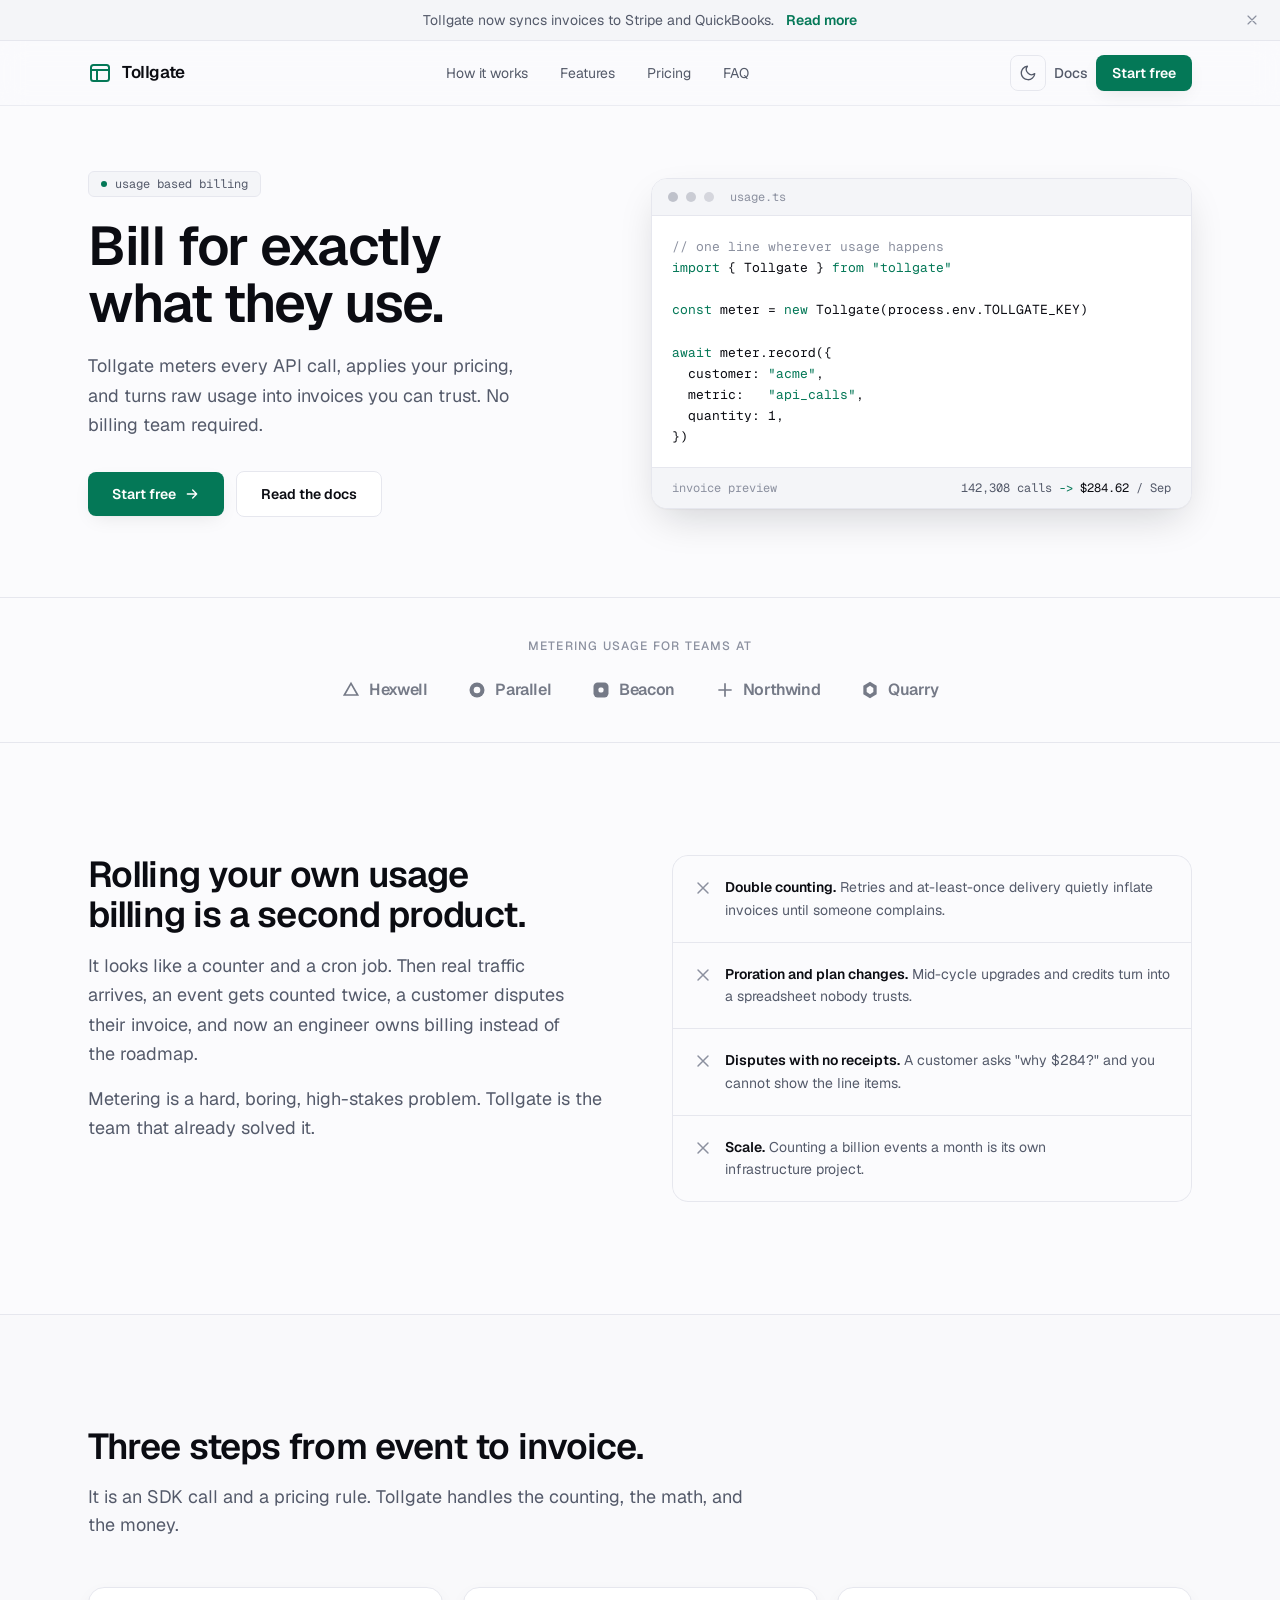
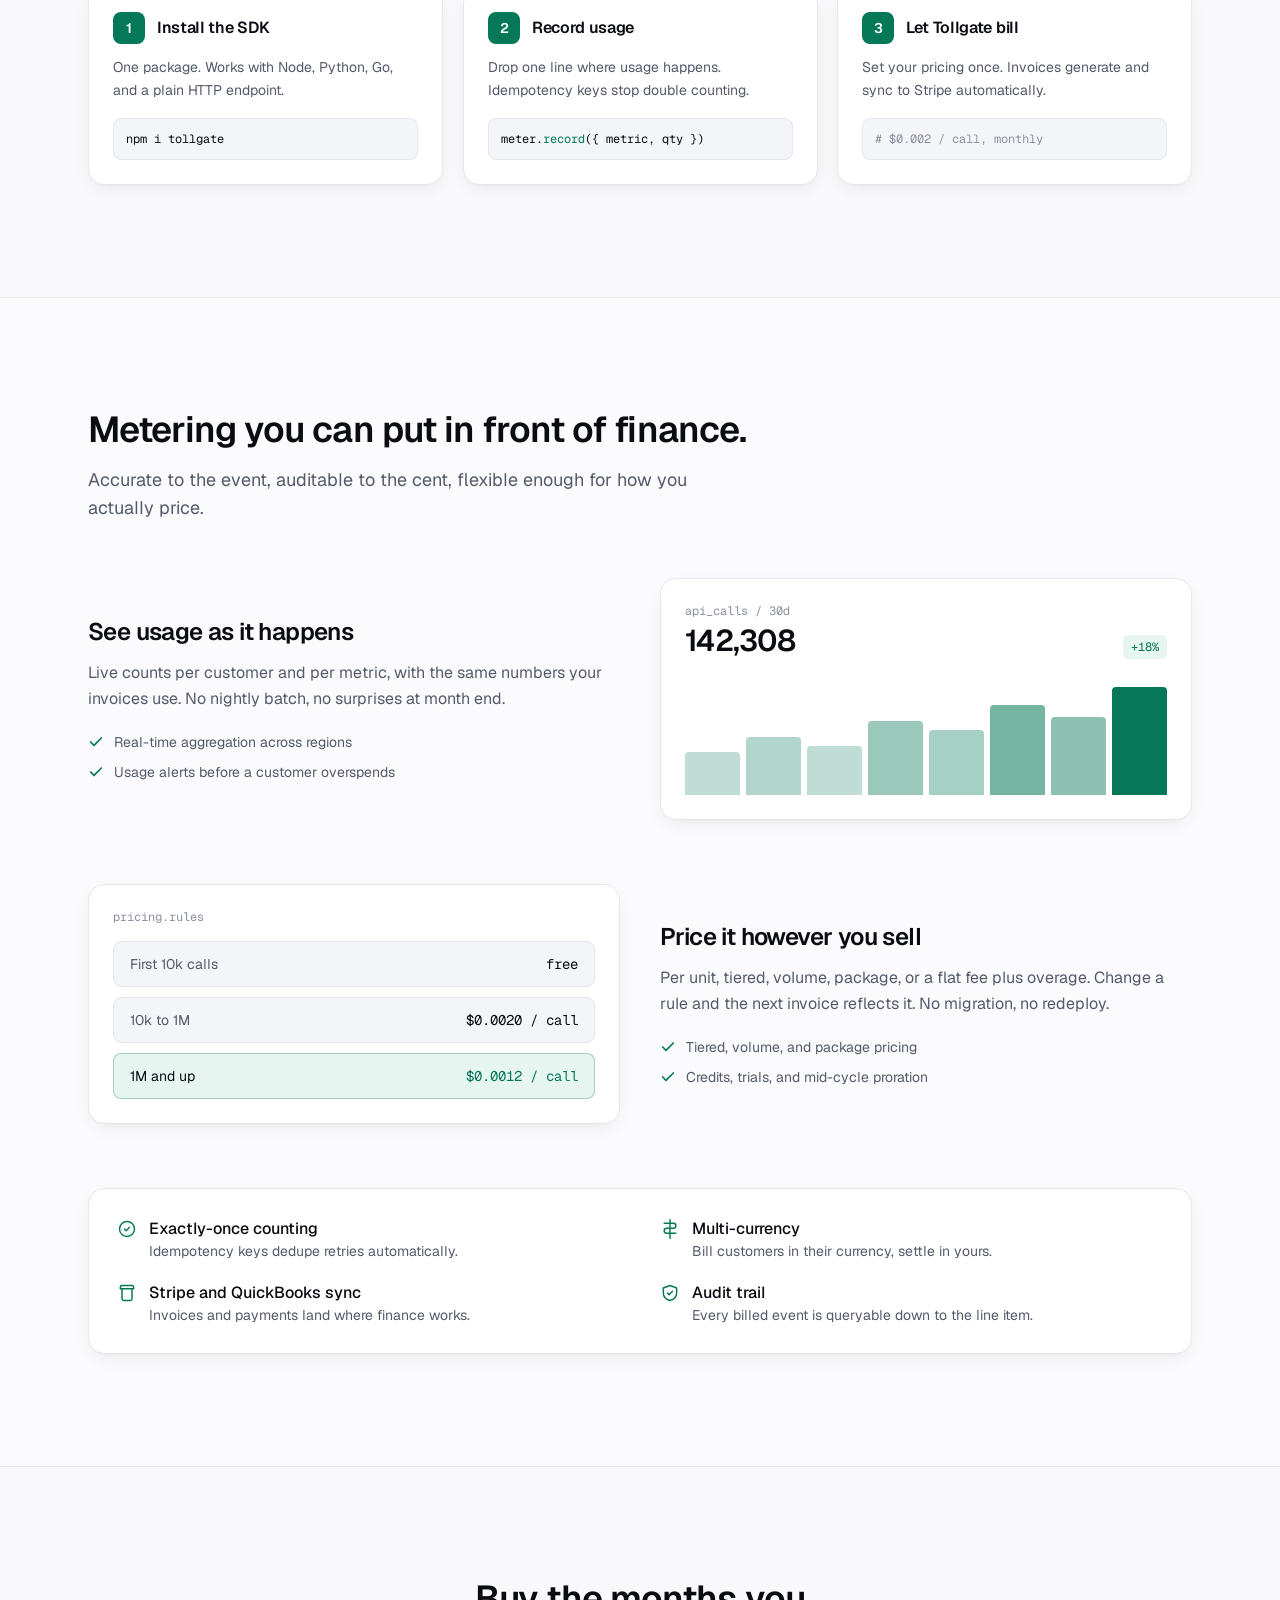
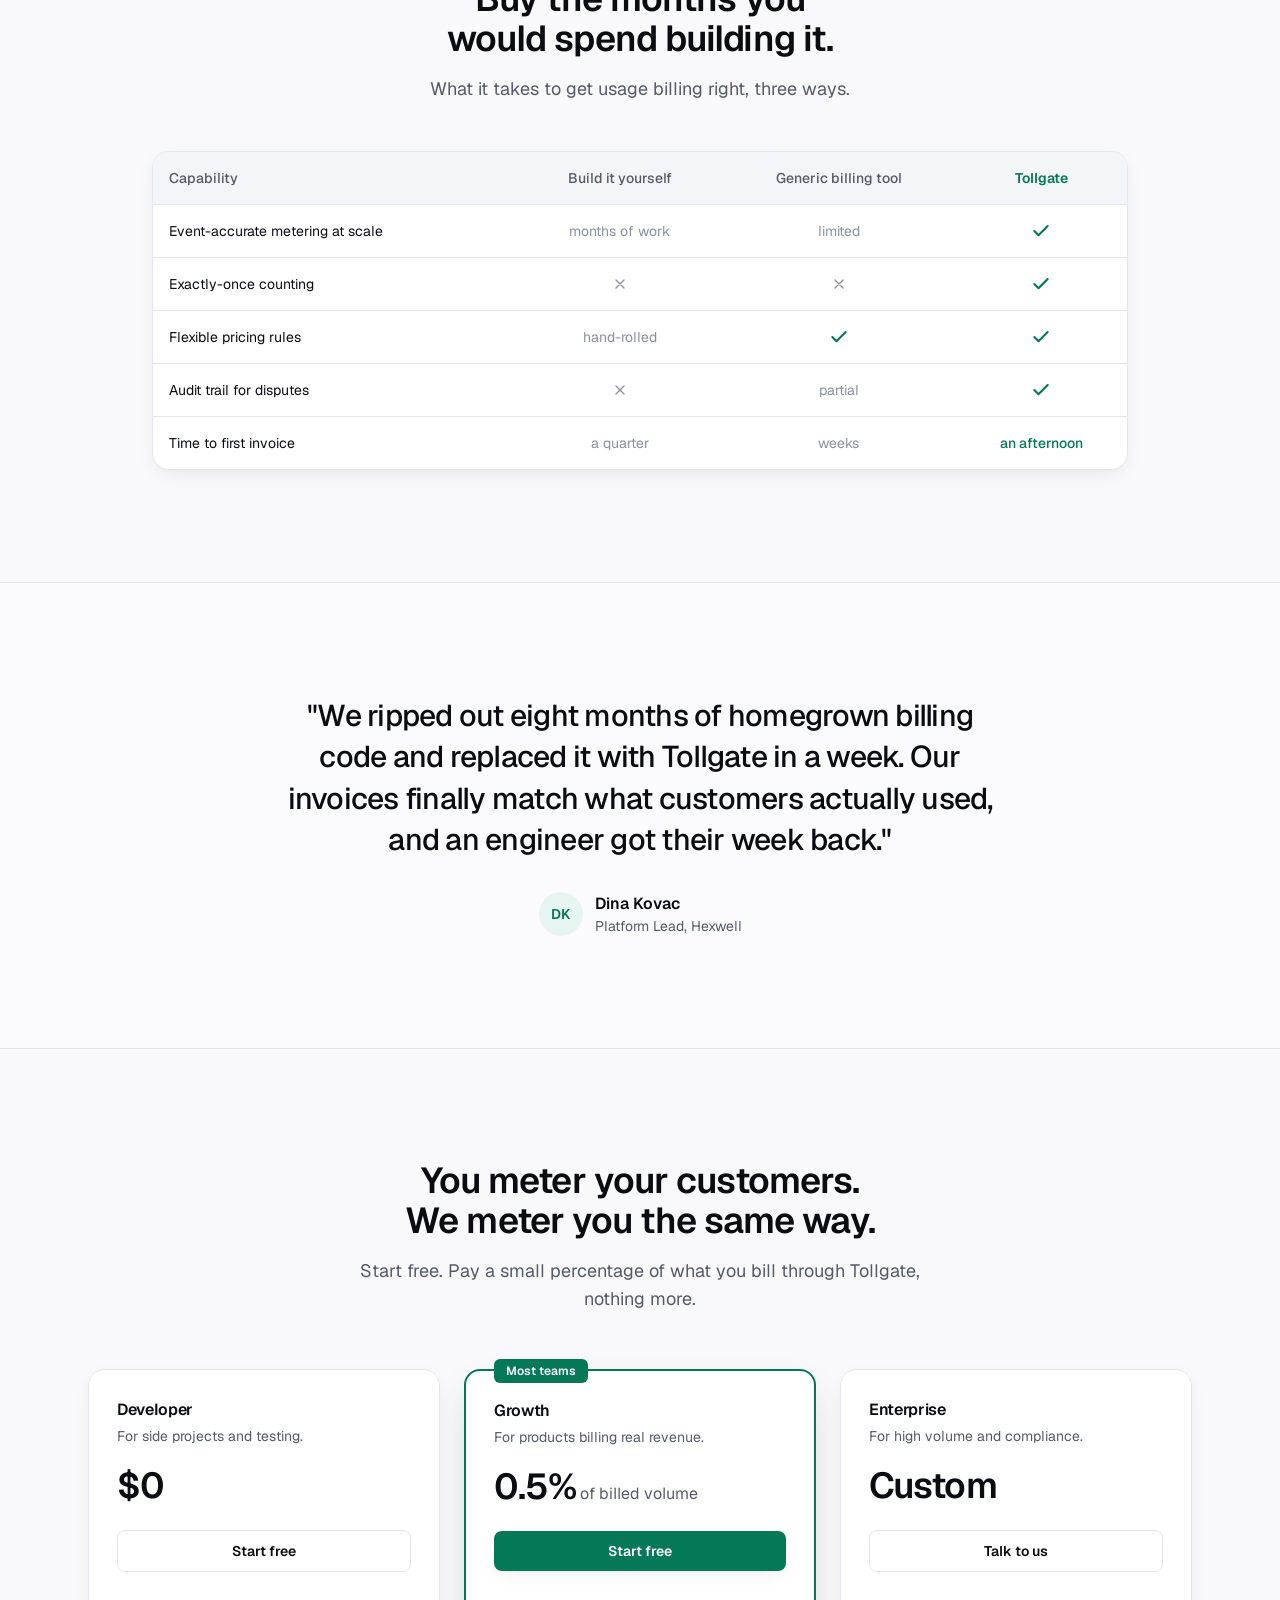
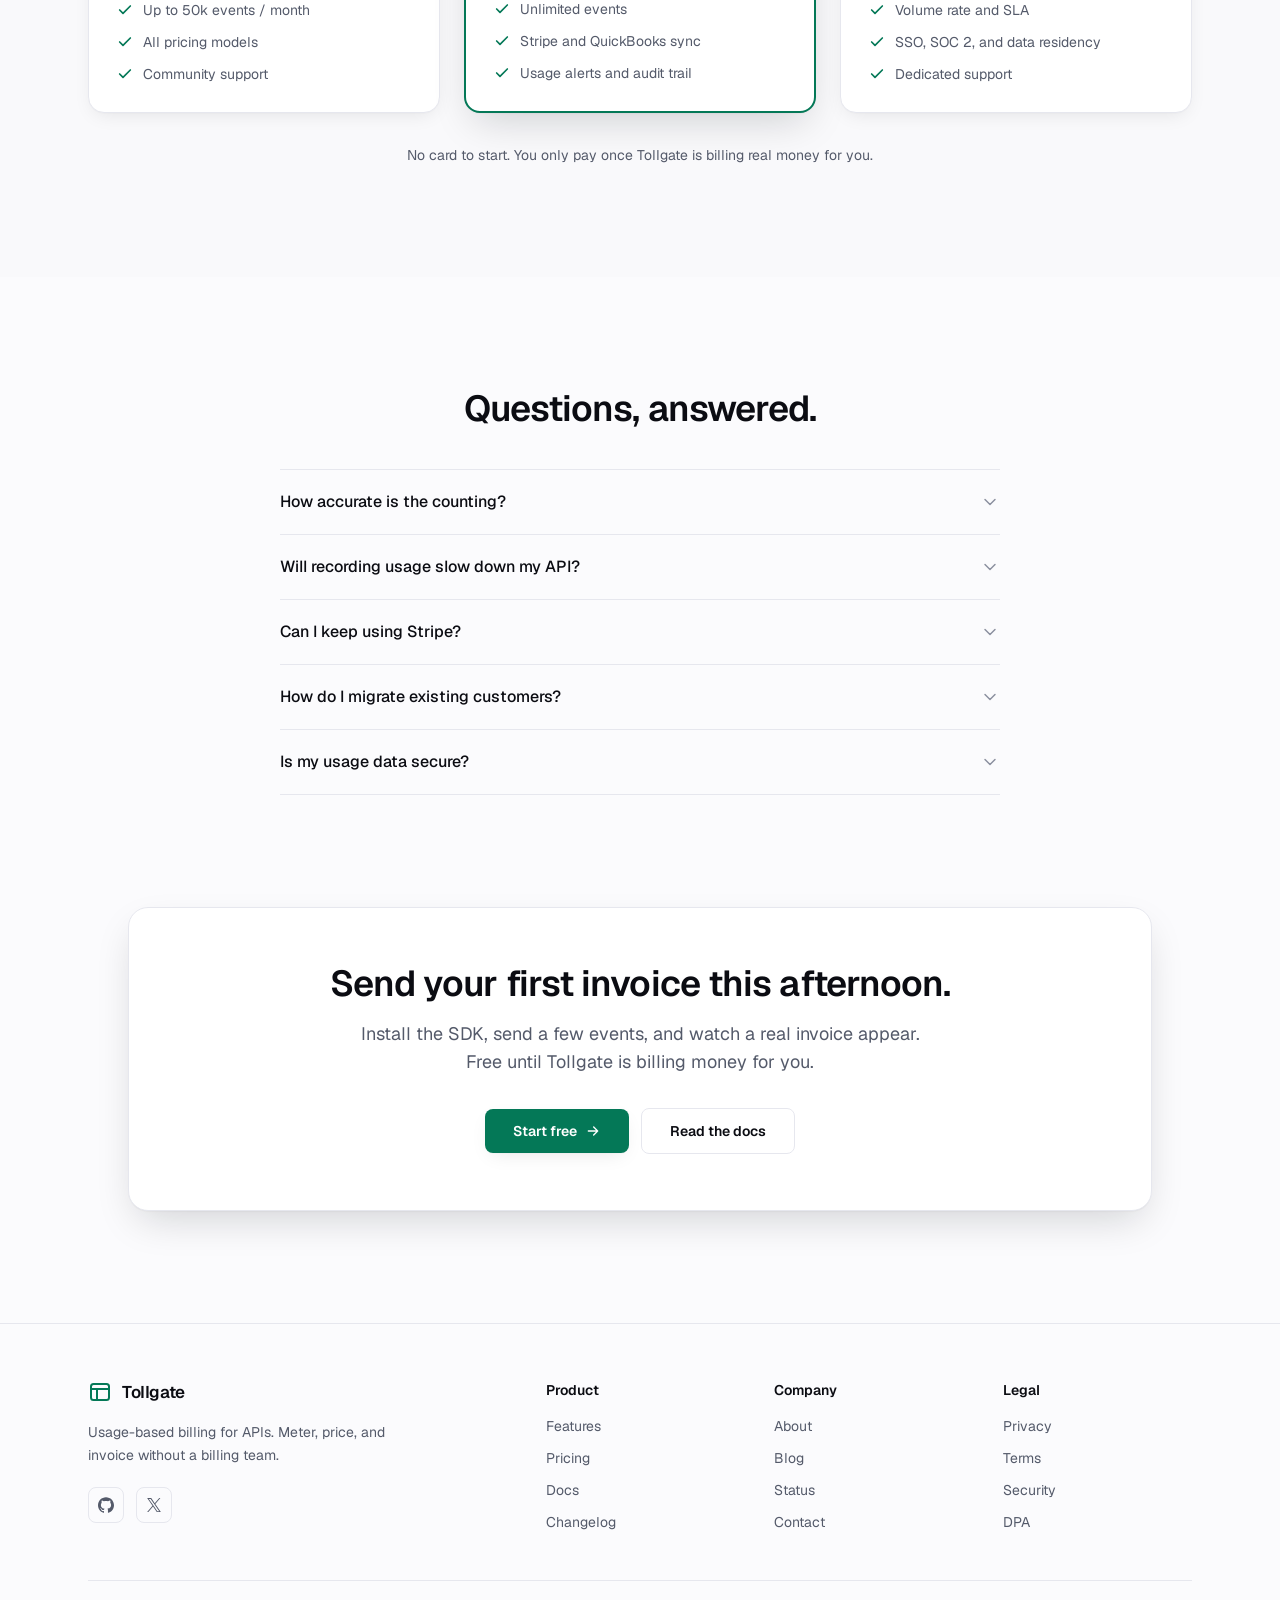
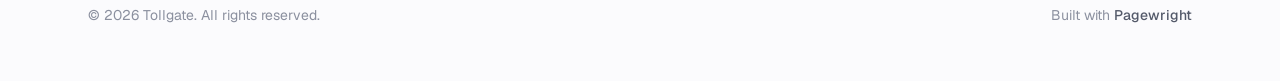
<file: ledger/index.html>
<!doctype html>
<html lang="en" class="scroll-smooth">
<head>
  <meta charset="utf-8" />
  <meta name="viewport" content="width=device-width, initial-scale=1" />

  <!-- ============================================================= -->
  <!-- PAGEWRIGHT · LEDGER                                             -->
  <!-- A developer-tool / B2B landing template. Demo product:         -->
  <!-- a fictional usage-billing tool, "Tollgate". Replace the copy,   -->
  <!-- links, and the 8 color variables in assets/css/styles.css.      -->
  <!-- ============================================================= -->

  <title>Tollgate: Usage-based billing for APIs, without a billing team</title>
  <meta name="description" content="Tollgate meters every API call, applies your pricing, and turns raw usage into invoices you can trust. Drop in the SDK and bill for exactly what customers use." />
  <link rel="canonical" href="https://example.com/" />

  <meta name="theme-color" content="#fbfbfd" media="(prefers-color-scheme: light)" />
  <meta name="theme-color" content="#0a0b10" media="(prefers-color-scheme: dark)" />

  <meta property="og:type" content="website" />
  <meta property="og:title" content="Tollgate: Usage-based billing for APIs" />
  <meta property="og:description" content="Meter every API call, apply your pricing, and send invoices you can trust. No billing team required." />
  <meta property="og:image" content="https://example.com/assets/img/og.png" />
  <meta property="og:url" content="https://example.com/" />
  <meta name="twitter:card" content="summary_large_image" />
  <meta name="twitter:title" content="Tollgate: Usage-based billing for APIs" />
  <meta name="twitter:description" content="Meter every API call, apply your pricing, and send invoices you can trust." />
  <meta name="twitter:image" content="https://example.com/assets/img/og.png" />

  <link rel="icon" href="assets/img/favicon.svg" type="image/svg+xml" />
  <link rel="apple-touch-icon" href="assets/img/apple-touch-icon.png" />
  <link rel="manifest" href="assets/img/site.webmanifest" />

  <link rel="preload" href="assets/fonts/Geist-Variable.woff2" as="font" type="font/woff2" crossorigin />
  <link rel="stylesheet" href="assets/css/styles.css" />

  <script>
    (function () {
      try {
        document.documentElement.classList.add('js');
        var t = localStorage.getItem('theme');
        if (t === 'dark' || (!t && matchMedia('(prefers-color-scheme: dark)').matches)) {
          document.documentElement.classList.add('dark');
        }
      } catch (e) {}
    })();
  </script>
</head>

<body class="font-sans antialiased">
  <a href="#main" class="sr-only focus:not-sr-only focus:fixed focus:left-4 focus:top-4 focus:z-[100] focus:rounded-lg focus:bg-brand focus:px-4 focus:py-2 focus:text-sm focus:font-semibold focus:text-on-brand">Skip to content</a>

  <!-- ANNOUNCEMENT -->
  <div data-announce class="relative z-40 border-b border-line bg-panel">
    <div class="mx-auto flex max-w-6xl items-center justify-center gap-3 px-5 py-2.5 text-center text-sm">
      <span class="text-muted">Tollgate now syncs invoices to Stripe and QuickBooks.</span>
      <a href="#features" class="font-semibold text-brand hover:underline">Read more</a>
      <button data-announce-close type="button" aria-label="Dismiss announcement" class="absolute right-4 grid h-6 w-6 place-items-center rounded-md text-faint transition hover:bg-card hover:text-ink">
        <svg viewBox="0 0 24 24" class="h-4 w-4" fill="none" stroke="currentColor" stroke-width="1.75" stroke-linecap="round"><path d="M6 6l12 12M18 6L6 18"/></svg>
      </button>
    </div>
  </div>

  <!-- NAV -->
  <header class="sticky top-0 z-30 border-b border-line/70 bg-canvas/80 backdrop-blur-md">
    <nav class="mx-auto flex h-16 max-w-6xl items-center justify-between px-5 sm:px-6" aria-label="Primary">
      <a href="#" class="flex items-center gap-2.5 font-semibold tracking-tight">
        <span class="text-brand">
          <svg viewBox="0 0 24 24" class="h-6 w-6" fill="none" stroke="currentColor" stroke-width="2" stroke-linecap="round" stroke-linejoin="round" aria-hidden="true">
            <rect x="3" y="4" width="18" height="16" rx="2.5"/>
            <path d="M3 9h18M9 9v11"/>
          </svg>
        </span>
        <span class="text-[17px]">Tollgate</span>
      </a>

      <div class="hidden items-center gap-8 md:flex">
        <a href="#how" class="text-sm text-muted transition hover:text-ink">How it works</a>
        <a href="#features" class="text-sm text-muted transition hover:text-ink">Features</a>
        <a href="#pricing" class="text-sm text-muted transition hover:text-ink">Pricing</a>
        <a href="#faq" class="text-sm text-muted transition hover:text-ink">FAQ</a>
      </div>

      <div class="flex items-center gap-2">
        <button data-theme-toggle type="button" aria-label="Toggle dark mode" class="grid h-9 w-9 place-items-center rounded-lg border border-line text-muted transition hover:bg-panel hover:text-ink">
          <svg data-icon-sun viewBox="0 0 24 24" class="hidden h-[18px] w-[18px]" fill="none" stroke="currentColor" stroke-width="1.75" stroke-linecap="round"><circle cx="12" cy="12" r="4"/><path d="M12 2v2M12 20v2M4.93 4.93l1.41 1.41M17.66 17.66l1.41 1.41M2 12h2M20 12h2M4.93 19.07l1.41-1.41M17.66 6.34l1.41-1.41"/></svg>
          <svg data-icon-moon viewBox="0 0 24 24" class="hidden h-[18px] w-[18px]" fill="none" stroke="currentColor" stroke-width="1.75" stroke-linecap="round" stroke-linejoin="round"><path d="M21 12.79A9 9 0 1 1 11.21 3 7 7 0 0 0 21 12.79z"/></svg>
        </button>
        <a href="#" class="hidden text-sm font-medium text-muted transition hover:text-ink sm:inline-block">Docs</a>
        <a href="#pricing" class="inline-flex items-center gap-1.5 rounded-lg bg-brand px-4 py-2 text-sm font-semibold text-on-brand shadow-soft transition hover:opacity-90 active:scale-[0.98]">Start free</a>
        <button data-mobile-toggle type="button" aria-label="Open menu" aria-expanded="false" class="grid h-9 w-9 place-items-center rounded-lg border border-line text-muted transition hover:bg-panel hover:text-ink md:hidden">
          <svg viewBox="0 0 24 24" class="h-5 w-5" fill="none" stroke="currentColor" stroke-width="1.75" stroke-linecap="round"><path d="M4 7h16M4 12h16M4 17h16"/></svg>
        </button>
      </div>
    </nav>

    <div data-mobile-menu class="hidden border-t border-line bg-canvas md:hidden">
      <div class="mx-auto flex max-w-6xl flex-col gap-1 px-5 py-3">
        <a href="#how" class="rounded-lg px-3 py-2.5 text-sm text-muted transition hover:bg-panel hover:text-ink">How it works</a>
        <a href="#features" class="rounded-lg px-3 py-2.5 text-sm text-muted transition hover:bg-panel hover:text-ink">Features</a>
        <a href="#pricing" class="rounded-lg px-3 py-2.5 text-sm text-muted transition hover:bg-panel hover:text-ink">Pricing</a>
        <a href="#faq" class="rounded-lg px-3 py-2.5 text-sm text-muted transition hover:bg-panel hover:text-ink">FAQ</a>
      </div>
    </div>
  </header>

  <main id="main">
    <!-- HERO · copy left, a real code block right (developer-tool feel) -->
    <section class="relative overflow-hidden border-b border-line">
      <div class="mx-auto grid max-w-6xl items-center gap-12 px-5 pt-14 pb-20 sm:px-6 md:pt-16 lg:grid-cols-[1fr_1.05fr] lg:gap-12">
        <div class="reveal max-w-xl">
          <span class="inline-flex items-center gap-2 rounded-md border border-line bg-panel px-3 py-1 font-mono text-xs text-muted">
            <span class="h-1.5 w-1.5 rounded-full bg-brand"></span> usage based billing
          </span>
          <h1 class="mt-5 text-4xl font-semibold leading-[1.05] tracking-tight sm:text-5xl lg:text-[3.4rem]">
            Bill for exactly what they use.
          </h1>
          <p class="mt-5 max-w-md text-lg leading-relaxed text-muted">
            Tollgate meters every API call, applies your pricing, and turns raw usage into invoices you can trust. No billing team required.
          </p>
          <div class="mt-8 flex flex-wrap items-center gap-3">
            <a href="#pricing" class="inline-flex items-center gap-2 rounded-lg bg-brand px-6 py-3 text-sm font-semibold text-on-brand shadow-soft transition hover:opacity-90 active:scale-[0.98]">
              Start free
              <svg viewBox="0 0 24 24" class="h-4 w-4" fill="none" stroke="currentColor" stroke-width="2" stroke-linecap="round" stroke-linejoin="round"><path d="M5 12h14M13 6l6 6-6 6"/></svg>
            </a>
            <a href="#" class="inline-flex items-center gap-2 rounded-lg border border-line bg-card px-6 py-3 text-sm font-semibold text-ink transition hover:bg-panel active:scale-[0.98]">
              Read the docs
            </a>
          </div>
        </div>

        <!-- Code panel (real markup, theme-adaptive, not a screenshot) -->
        <div class="reveal reveal-d2">
          <div class="overflow-hidden rounded-xl border border-line bg-card shadow-lift">
            <div class="flex items-center gap-2 border-b border-line bg-panel px-4 py-2.5">
              <span class="h-2.5 w-2.5 rounded-full bg-faint/50"></span>
              <span class="h-2.5 w-2.5 rounded-full bg-faint/40"></span>
              <span class="h-2.5 w-2.5 rounded-full bg-faint/30"></span>
              <span class="ml-2 font-mono text-xs text-faint">usage.ts</span>
            </div>
            <pre class="overflow-x-auto p-5 font-mono text-[13px] leading-relaxed"><code><span class="text-faint">// one line wherever usage happens</span>
<span class="text-brand">import</span> { Tollgate } <span class="text-brand">from</span> <span class="text-brand">"tollgate"</span>

<span class="text-brand">const</span> meter = <span class="text-brand">new</span> <span class="text-ink">Tollgate</span>(process.env.<span class="text-ink">TOLLGATE_KEY</span>)

<span class="text-brand">await</span> meter.<span class="text-ink">record</span>({
  customer: <span class="text-brand">"acme"</span>,
  metric:   <span class="text-brand">"api_calls"</span>,
  quantity: <span class="text-ink">1</span>,
})</code></pre>
            <div class="flex items-center justify-between gap-3 border-t border-line bg-panel px-5 py-3 font-mono text-xs">
              <span class="text-faint">invoice preview</span>
              <span class="text-muted">142,308 calls <span class="text-brand">-&gt;</span> <span class="text-ink">$284.62</span> / Sep</span>
            </div>
          </div>
        </div>
      </div>
    </section>

    <!-- LOGOS -->
    <section class="border-b border-line bg-canvas py-10" aria-label="Customers">
      <div class="mx-auto max-w-6xl px-5 sm:px-6">
        <p class="text-center text-xs font-medium uppercase tracking-widest text-faint">Metering usage for teams at</p>
        <div class="mt-6 flex flex-wrap items-center justify-center gap-x-10 gap-y-6 text-muted">
          <span class="flex items-center gap-2 font-semibold tracking-tight opacity-80"><svg viewBox="0 0 24 24" class="h-5 w-5" fill="none" stroke="currentColor" stroke-width="2"><path d="M4 18 12 4l8 14z"/></svg> Hexwell</span>
          <span class="flex items-center gap-2 font-semibold tracking-tight opacity-80"><svg viewBox="0 0 24 24" class="h-5 w-5" fill="currentColor"><circle cx="12" cy="12" r="9"/><circle cx="12" cy="12" r="4" fill="var(--canvas)"/></svg> Parallel</span>
          <span class="flex items-center gap-2 font-semibold tracking-tight opacity-80"><svg viewBox="0 0 24 24" class="h-5 w-5" fill="currentColor"><rect x="3" y="3" width="18" height="18" rx="5"/><rect x="9" y="9" width="6" height="6" rx="2" fill="var(--canvas)"/></svg> Beacon</span>
          <span class="flex items-center gap-2 font-semibold tracking-tight opacity-80"><svg viewBox="0 0 24 24" class="h-5 w-5" fill="none" stroke="currentColor" stroke-width="2"><path d="M4 12h16M12 4v16"/></svg> Northwind</span>
          <span class="flex items-center gap-2 font-semibold tracking-tight opacity-80"><svg viewBox="0 0 24 24" class="h-5 w-5" fill="currentColor"><path d="M12 2 4 7v10l8 5 8-5V7z"/><path d="M12 7 8 9.5v5L12 17l4-2.5v-5z" fill="var(--canvas)"/></svg> Quarry</span>
        </div>
      </div>
    </section>

    <!-- PROBLEM · statement + a list of what breaks -->
    <section class="py-20 md:py-28">
      <div class="mx-auto grid max-w-6xl gap-12 px-5 sm:px-6 lg:grid-cols-2 lg:gap-16">
        <div class="reveal">
          <h2 class="text-3xl font-semibold tracking-tight sm:text-4xl">Rolling your own usage billing is a second product.</h2>
          <p class="mt-4 text-lg leading-relaxed text-muted">
            It looks like a counter and a cron job. Then real traffic arrives, an event gets counted twice, a customer disputes their invoice, and now an engineer owns billing instead of the roadmap.
          </p>
          <p class="mt-4 text-lg leading-relaxed text-muted">
            Metering is a hard, boring, high-stakes problem. Tollgate is the team that already solved it.
          </p>
        </div>
        <ul class="reveal reveal-d1 space-y-px overflow-hidden rounded-xl border border-line bg-line">
          <li class="flex items-start gap-3 bg-canvas p-5">
            <svg viewBox="0 0 24 24" class="mt-0.5 h-5 w-5 shrink-0 text-faint" fill="none" stroke="currentColor" stroke-width="1.75" stroke-linecap="round"><path d="M18 6 6 18M6 6l12 12"/></svg>
            <p class="text-sm leading-relaxed text-muted"><span class="font-semibold text-ink">Double counting.</span> Retries and at-least-once delivery quietly inflate invoices until someone complains.</p>
          </li>
          <li class="flex items-start gap-3 bg-canvas p-5">
            <svg viewBox="0 0 24 24" class="mt-0.5 h-5 w-5 shrink-0 text-faint" fill="none" stroke="currentColor" stroke-width="1.75" stroke-linecap="round"><path d="M18 6 6 18M6 6l12 12"/></svg>
            <p class="text-sm leading-relaxed text-muted"><span class="font-semibold text-ink">Proration and plan changes.</span> Mid-cycle upgrades and credits turn into a spreadsheet nobody trusts.</p>
          </li>
          <li class="flex items-start gap-3 bg-canvas p-5">
            <svg viewBox="0 0 24 24" class="mt-0.5 h-5 w-5 shrink-0 text-faint" fill="none" stroke="currentColor" stroke-width="1.75" stroke-linecap="round"><path d="M18 6 6 18M6 6l12 12"/></svg>
            <p class="text-sm leading-relaxed text-muted"><span class="font-semibold text-ink">Disputes with no receipts.</span> A customer asks "why $284?" and you cannot show the line items.</p>
          </li>
          <li class="flex items-start gap-3 bg-canvas p-5">
            <svg viewBox="0 0 24 24" class="mt-0.5 h-5 w-5 shrink-0 text-faint" fill="none" stroke="currentColor" stroke-width="1.75" stroke-linecap="round"><path d="M18 6 6 18M6 6l12 12"/></svg>
            <p class="text-sm leading-relaxed text-muted"><span class="font-semibold text-ink">Scale.</span> Counting a billion events a month is its own infrastructure project.</p>
          </li>
        </ul>
      </div>
    </section>

    <!-- HOW IT WORKS · code-driven 3 steps -->
    <section id="how" class="border-y border-line bg-panel/40 py-20 md:py-28">
      <div class="mx-auto max-w-6xl px-5 sm:px-6">
        <div class="reveal max-w-2xl">
          <h2 class="text-3xl font-semibold tracking-tight sm:text-4xl">Three steps from event to invoice.</h2>
          <p class="mt-4 text-lg text-muted">It is an SDK call and a pricing rule. Tollgate handles the counting, the math, and the money.</p>
        </div>

        <div class="mt-12 grid gap-5 lg:grid-cols-3">
          <div class="reveal rounded-xl border border-line bg-card p-6 shadow-soft">
            <div class="flex items-center gap-3">
              <span class="grid h-8 w-8 place-items-center rounded-lg bg-brand text-sm font-semibold text-on-brand">1</span>
              <h3 class="font-semibold">Install the SDK</h3>
            </div>
            <p class="mt-3 text-sm leading-relaxed text-muted">One package. Works with Node, Python, Go, and a plain HTTP endpoint.</p>
            <pre class="mt-4 overflow-x-auto rounded-lg border border-line bg-panel p-3 font-mono text-xs text-ink"><code>npm i tollgate</code></pre>
          </div>
          <div class="reveal reveal-d1 rounded-xl border border-line bg-card p-6 shadow-soft">
            <div class="flex items-center gap-3">
              <span class="grid h-8 w-8 place-items-center rounded-lg bg-brand text-sm font-semibold text-on-brand">2</span>
              <h3 class="font-semibold">Record usage</h3>
            </div>
            <p class="mt-3 text-sm leading-relaxed text-muted">Drop one line where usage happens. Idempotency keys stop double counting.</p>
            <pre class="mt-4 overflow-x-auto rounded-lg border border-line bg-panel p-3 font-mono text-xs"><code><span class="text-ink">meter.</span><span class="text-brand">record</span><span class="text-ink">({ metric, qty })</span></code></pre>
          </div>
          <div class="reveal reveal-d2 rounded-xl border border-line bg-card p-6 shadow-soft">
            <div class="flex items-center gap-3">
              <span class="grid h-8 w-8 place-items-center rounded-lg bg-brand text-sm font-semibold text-on-brand">3</span>
              <h3 class="font-semibold">Let Tollgate bill</h3>
            </div>
            <p class="mt-3 text-sm leading-relaxed text-muted">Set your pricing once. Invoices generate and sync to Stripe automatically.</p>
            <pre class="mt-4 overflow-x-auto rounded-lg border border-line bg-panel p-3 font-mono text-xs"><code><span class="text-faint"># $0.002 / call, monthly</span></code></pre>
          </div>
        </div>
      </div>
    </section>

    <!-- FEATURES · zigzag (2 rows, then a checklist) -->
    <section id="features" class="py-20 md:py-28">
      <div class="mx-auto max-w-6xl px-5 sm:px-6">
        <div class="reveal max-w-2xl">
          <h2 class="text-3xl font-semibold tracking-tight sm:text-4xl">Metering you can put in front of finance.</h2>
          <p class="mt-4 text-lg text-muted">Accurate to the event, auditable to the cent, flexible enough for how you actually price.</p>
        </div>

        <!-- Row 1: text left, chart right -->
        <div class="mt-14 grid items-center gap-10 lg:grid-cols-2">
          <div class="reveal">
            <h3 class="text-2xl font-semibold tracking-tight">See usage as it happens</h3>
            <p class="mt-3 leading-relaxed text-muted">Live counts per customer and per metric, with the same numbers your invoices use. No nightly batch, no surprises at month end.</p>
            <ul class="mt-5 space-y-2.5 text-sm">
              <li class="flex gap-2.5"><svg viewBox="0 0 24 24" class="mt-0.5 h-4 w-4 shrink-0 text-brand" fill="none" stroke="currentColor" stroke-width="2.5" stroke-linecap="round" stroke-linejoin="round"><path d="M20 6 9 17l-5-5"/></svg><span class="text-muted">Real-time aggregation across regions</span></li>
              <li class="flex gap-2.5"><svg viewBox="0 0 24 24" class="mt-0.5 h-4 w-4 shrink-0 text-brand" fill="none" stroke="currentColor" stroke-width="2.5" stroke-linecap="round" stroke-linejoin="round"><path d="M20 6 9 17l-5-5"/></svg><span class="text-muted">Usage alerts before a customer overspends</span></li>
            </ul>
          </div>
          <div class="reveal reveal-d1 rounded-xl border border-line bg-card p-6 shadow-soft">
            <div class="flex items-end justify-between">
              <div>
                <p class="font-mono text-xs text-faint">api_calls / 30d</p>
                <p class="mt-1 text-3xl font-semibold tracking-tight">142,308</p>
              </div>
              <span class="rounded-md bg-brand-soft px-2 py-1 font-mono text-xs text-brand">+18%</span>
            </div>
            <div class="mt-6 flex h-28 items-end gap-1.5" aria-hidden="true">
              <div class="w-full rounded-t bg-brand/25" style="height:38%"></div>
              <div class="w-full rounded-t bg-brand/30" style="height:52%"></div>
              <div class="w-full rounded-t bg-brand/25" style="height:44%"></div>
              <div class="w-full rounded-t bg-brand/40" style="height:66%"></div>
              <div class="w-full rounded-t bg-brand/35" style="height:58%"></div>
              <div class="w-full rounded-t bg-brand/55" style="height:80%"></div>
              <div class="w-full rounded-t bg-brand/45" style="height:70%"></div>
              <div class="w-full rounded-t bg-brand" style="height:96%"></div>
            </div>
          </div>
        </div>

        <!-- Row 2: rules left, text right -->
        <div class="mt-16 grid items-center gap-10 lg:grid-cols-2">
          <div class="reveal order-2 lg:order-1 rounded-xl border border-line bg-card p-6 shadow-soft">
            <p class="font-mono text-xs text-faint">pricing.rules</p>
            <div class="mt-4 space-y-2.5">
              <div class="flex items-center justify-between rounded-lg border border-line bg-panel px-4 py-3 text-sm">
                <span class="text-muted">First 10k calls</span><span class="font-mono text-ink">free</span>
              </div>
              <div class="flex items-center justify-between rounded-lg border border-line bg-panel px-4 py-3 text-sm">
                <span class="text-muted">10k to 1M</span><span class="font-mono text-ink">$0.0020 / call</span>
              </div>
              <div class="flex items-center justify-between rounded-lg border border-brand/30 bg-brand-soft px-4 py-3 text-sm">
                <span class="text-ink">1M and up</span><span class="font-mono text-brand">$0.0012 / call</span>
              </div>
            </div>
          </div>
          <div class="reveal reveal-d1 order-1 lg:order-2">
            <h3 class="text-2xl font-semibold tracking-tight">Price it however you sell</h3>
            <p class="mt-3 leading-relaxed text-muted">Per unit, tiered, volume, package, or a flat fee plus overage. Change a rule and the next invoice reflects it. No migration, no redeploy.</p>
            <ul class="mt-5 space-y-2.5 text-sm">
              <li class="flex gap-2.5"><svg viewBox="0 0 24 24" class="mt-0.5 h-4 w-4 shrink-0 text-brand" fill="none" stroke="currentColor" stroke-width="2.5" stroke-linecap="round" stroke-linejoin="round"><path d="M20 6 9 17l-5-5"/></svg><span class="text-muted">Tiered, volume, and package pricing</span></li>
              <li class="flex gap-2.5"><svg viewBox="0 0 24 24" class="mt-0.5 h-4 w-4 shrink-0 text-brand" fill="none" stroke="currentColor" stroke-width="2.5" stroke-linecap="round" stroke-linejoin="round"><path d="M20 6 9 17l-5-5"/></svg><span class="text-muted">Credits, trials, and mid-cycle proration</span></li>
            </ul>
          </div>
        </div>

        <!-- Secondary features: a 2-col checklist (a different family, not 3 cards) -->
        <div class="reveal mt-16 grid gap-x-10 gap-y-5 rounded-xl border border-line bg-card p-7 shadow-soft sm:grid-cols-2">
          <div class="flex gap-3"><svg viewBox="0 0 24 24" class="mt-0.5 h-5 w-5 shrink-0 text-brand" fill="none" stroke="currentColor" stroke-width="1.75" stroke-linecap="round" stroke-linejoin="round"><path d="M9 12l2 2 4-4"/><circle cx="12" cy="12" r="9"/></svg><div><p class="font-medium">Exactly-once counting</p><p class="text-sm text-muted">Idempotency keys dedupe retries automatically.</p></div></div>
          <div class="flex gap-3"><svg viewBox="0 0 24 24" class="mt-0.5 h-5 w-5 shrink-0 text-brand" fill="none" stroke="currentColor" stroke-width="1.75" stroke-linecap="round" stroke-linejoin="round"><path d="M12 1v22M5 5h11a3 3 0 0 1 0 6H8a3 3 0 0 0 0 6h11"/></svg><div><p class="font-medium">Multi-currency</p><p class="text-sm text-muted">Bill customers in their currency, settle in yours.</p></div></div>
          <div class="flex gap-3"><svg viewBox="0 0 24 24" class="mt-0.5 h-5 w-5 shrink-0 text-brand" fill="none" stroke="currentColor" stroke-width="1.75" stroke-linecap="round" stroke-linejoin="round"><path d="M4 7V5a2 2 0 0 1 2-2h12a2 2 0 0 1 2 2v2M4 7h16M6 7v12a2 2 0 0 0 2 2h8a2 2 0 0 0 2-2V7"/></svg><div><p class="font-medium">Stripe and QuickBooks sync</p><p class="text-sm text-muted">Invoices and payments land where finance works.</p></div></div>
          <div class="flex gap-3"><svg viewBox="0 0 24 24" class="mt-0.5 h-5 w-5 shrink-0 text-brand" fill="none" stroke="currentColor" stroke-width="1.75" stroke-linecap="round" stroke-linejoin="round"><path d="M12 3 4 6v6c0 4.5 3.2 7.8 8 9 4.8-1.2 8-4.5 8-9V6z"/><path d="m9 12 2 2 4-4"/></svg><div><p class="font-medium">Audit trail</p><p class="text-sm text-muted">Every billed event is queryable down to the line item.</p></div></div>
        </div>
      </div>
    </section>

    <!-- COMPARISON TABLE · a B2B layout family Aurora does not have -->
    <section class="border-y border-line bg-panel/40 py-20 md:py-28">
      <div class="mx-auto max-w-5xl px-5 sm:px-6">
        <div class="reveal mx-auto max-w-2xl text-center">
          <h2 class="text-3xl font-semibold tracking-tight sm:text-4xl">Buy the months you would spend building it.</h2>
          <p class="mt-4 text-lg text-muted">What it takes to get usage billing right, three ways.</p>
        </div>

        <div class="reveal reveal-d1 mt-12 overflow-x-auto rounded-xl border border-line bg-card shadow-soft">
          <table class="w-full min-w-[640px] text-left text-sm">
            <thead>
              <tr class="border-b border-line bg-panel">
                <th class="p-4 font-medium text-muted">Capability</th>
                <th class="p-4 text-center font-medium text-muted">Build it yourself</th>
                <th class="p-4 text-center font-medium text-muted">Generic billing tool</th>
                <th class="p-4 text-center font-semibold text-brand">Tollgate</th>
              </tr>
            </thead>
            <tbody class="divide-y divide-line">
              <tr>
                <td class="p-4 text-ink">Event-accurate metering at scale</td>
                <td class="p-4 text-center"><span class="text-faint">months of work</span></td>
                <td class="p-4 text-center"><span class="text-faint">limited</span></td>
                <td class="p-4 text-center"><svg viewBox="0 0 24 24" class="mx-auto h-5 w-5 text-brand" fill="none" stroke="currentColor" stroke-width="2.5" stroke-linecap="round" stroke-linejoin="round"><path d="M20 6 9 17l-5-5"/></svg></td>
              </tr>
              <tr>
                <td class="p-4 text-ink">Exactly-once counting</td>
                <td class="p-4 text-center"><svg viewBox="0 0 24 24" class="mx-auto h-4 w-4 text-faint" fill="none" stroke="currentColor" stroke-width="2" stroke-linecap="round"><path d="M18 6 6 18M6 6l12 12"/></svg></td>
                <td class="p-4 text-center"><svg viewBox="0 0 24 24" class="mx-auto h-4 w-4 text-faint" fill="none" stroke="currentColor" stroke-width="2" stroke-linecap="round"><path d="M18 6 6 18M6 6l12 12"/></svg></td>
                <td class="p-4 text-center"><svg viewBox="0 0 24 24" class="mx-auto h-5 w-5 text-brand" fill="none" stroke="currentColor" stroke-width="2.5" stroke-linecap="round" stroke-linejoin="round"><path d="M20 6 9 17l-5-5"/></svg></td>
              </tr>
              <tr>
                <td class="p-4 text-ink">Flexible pricing rules</td>
                <td class="p-4 text-center"><span class="text-faint">hand-rolled</span></td>
                <td class="p-4 text-center"><svg viewBox="0 0 24 24" class="mx-auto h-5 w-5 text-brand" fill="none" stroke="currentColor" stroke-width="2.5" stroke-linecap="round" stroke-linejoin="round"><path d="M20 6 9 17l-5-5"/></svg></td>
                <td class="p-4 text-center"><svg viewBox="0 0 24 24" class="mx-auto h-5 w-5 text-brand" fill="none" stroke="currentColor" stroke-width="2.5" stroke-linecap="round" stroke-linejoin="round"><path d="M20 6 9 17l-5-5"/></svg></td>
              </tr>
              <tr>
                <td class="p-4 text-ink">Audit trail for disputes</td>
                <td class="p-4 text-center"><svg viewBox="0 0 24 24" class="mx-auto h-4 w-4 text-faint" fill="none" stroke="currentColor" stroke-width="2" stroke-linecap="round"><path d="M18 6 6 18M6 6l12 12"/></svg></td>
                <td class="p-4 text-center"><span class="text-faint">partial</span></td>
                <td class="p-4 text-center"><svg viewBox="0 0 24 24" class="mx-auto h-5 w-5 text-brand" fill="none" stroke="currentColor" stroke-width="2.5" stroke-linecap="round" stroke-linejoin="round"><path d="M20 6 9 17l-5-5"/></svg></td>
              </tr>
              <tr>
                <td class="p-4 text-ink">Time to first invoice</td>
                <td class="p-4 text-center"><span class="text-faint">a quarter</span></td>
                <td class="p-4 text-center"><span class="text-faint">weeks</span></td>
                <td class="p-4 text-center font-medium text-brand">an afternoon</td>
              </tr>
            </tbody>
          </table>
        </div>
      </div>
    </section>

    <!-- TESTIMONIAL · single full-width quote (distinct from Aurora) -->
    <section class="py-20 md:py-28">
      <div class="mx-auto max-w-3xl px-5 text-center sm:px-6">
        <figure class="reveal">
          <blockquote class="text-2xl font-medium leading-snug tracking-tight sm:text-3xl">
            "We ripped out eight months of homegrown billing code and replaced it with Tollgate in a week. Our invoices finally match what customers actually used, and an engineer got their week back."
          </blockquote>
          <figcaption class="mt-8 flex items-center justify-center gap-3">
            <span class="grid h-11 w-11 place-items-center rounded-full bg-brand-soft text-sm font-semibold text-brand">DK</span>
            <div class="text-left">
              <p class="font-semibold">Dina Kovac</p>
              <p class="text-sm text-muted">Platform Lead, Hexwell</p>
            </div>
          </figcaption>
        </figure>
      </div>
    </section>

    <!-- PRICING · usage-based framing -->
    <section id="pricing" class="border-t border-line bg-panel/40 py-20 md:py-28">
      <div class="mx-auto max-w-6xl px-5 sm:px-6">
        <div class="reveal mx-auto max-w-2xl text-center">
          <h2 class="text-3xl font-semibold tracking-tight sm:text-4xl">You meter your customers. We meter you the same way.</h2>
          <p class="mt-4 text-lg text-muted">Start free. Pay a small percentage of what you bill through Tollgate, nothing more.</p>
        </div>

        <div class="mt-14 grid items-start gap-6 lg:grid-cols-3">
          <div class="reveal rounded-xl border border-line bg-card p-7 shadow-soft">
            <h3 class="font-semibold">Developer</h3>
            <p class="mt-1 text-sm text-muted">For side projects and testing.</p>
            <p class="mt-5"><span class="text-4xl font-semibold tracking-tight">$0</span></p>
            <a href="#" class="mt-6 inline-flex w-full items-center justify-center rounded-lg border border-line bg-card px-5 py-2.5 text-sm font-semibold text-ink transition hover:bg-panel active:scale-[0.98]">Start free</a>
            <ul class="mt-7 space-y-3 text-sm">
              <li class="flex gap-2.5"><svg viewBox="0 0 24 24" class="mt-0.5 h-4 w-4 shrink-0 text-brand" fill="none" stroke="currentColor" stroke-width="2.5" stroke-linecap="round" stroke-linejoin="round"><path d="M20 6 9 17l-5-5"/></svg><span class="text-muted">Up to 50k events / month</span></li>
              <li class="flex gap-2.5"><svg viewBox="0 0 24 24" class="mt-0.5 h-4 w-4 shrink-0 text-brand" fill="none" stroke="currentColor" stroke-width="2.5" stroke-linecap="round" stroke-linejoin="round"><path d="M20 6 9 17l-5-5"/></svg><span class="text-muted">All pricing models</span></li>
              <li class="flex gap-2.5"><svg viewBox="0 0 24 24" class="mt-0.5 h-4 w-4 shrink-0 text-brand" fill="none" stroke="currentColor" stroke-width="2.5" stroke-linecap="round" stroke-linejoin="round"><path d="M20 6 9 17l-5-5"/></svg><span class="text-muted">Community support</span></li>
            </ul>
          </div>

          <div class="reveal reveal-d1 relative rounded-xl border-2 border-brand bg-card p-7 shadow-lift">
            <span class="absolute -top-3 left-7 rounded-md bg-brand px-3 py-1 text-xs font-semibold text-on-brand">Most teams</span>
            <h3 class="font-semibold">Growth</h3>
            <p class="mt-1 text-sm text-muted">For products billing real revenue.</p>
            <p class="mt-5"><span class="text-4xl font-semibold tracking-tight">0.5%</span><span class="text-muted"> of billed volume</span></p>
            <a href="#" class="mt-6 inline-flex w-full items-center justify-center rounded-lg bg-brand px-5 py-2.5 text-sm font-semibold text-on-brand shadow-soft transition hover:opacity-90 active:scale-[0.98]">Start free</a>
            <ul class="mt-7 space-y-3 text-sm">
              <li class="flex gap-2.5"><svg viewBox="0 0 24 24" class="mt-0.5 h-4 w-4 shrink-0 text-brand" fill="none" stroke="currentColor" stroke-width="2.5" stroke-linecap="round" stroke-linejoin="round"><path d="M20 6 9 17l-5-5"/></svg><span class="text-muted">Unlimited events</span></li>
              <li class="flex gap-2.5"><svg viewBox="0 0 24 24" class="mt-0.5 h-4 w-4 shrink-0 text-brand" fill="none" stroke="currentColor" stroke-width="2.5" stroke-linecap="round" stroke-linejoin="round"><path d="M20 6 9 17l-5-5"/></svg><span class="text-muted">Stripe and QuickBooks sync</span></li>
              <li class="flex gap-2.5"><svg viewBox="0 0 24 24" class="mt-0.5 h-4 w-4 shrink-0 text-brand" fill="none" stroke="currentColor" stroke-width="2.5" stroke-linecap="round" stroke-linejoin="round"><path d="M20 6 9 17l-5-5"/></svg><span class="text-muted">Usage alerts and audit trail</span></li>
            </ul>
          </div>

          <div class="reveal reveal-d2 rounded-xl border border-line bg-card p-7 shadow-soft">
            <h3 class="font-semibold">Enterprise</h3>
            <p class="mt-1 text-sm text-muted">For high volume and compliance.</p>
            <p class="mt-5"><span class="text-4xl font-semibold tracking-tight">Custom</span></p>
            <a href="#" class="mt-6 inline-flex w-full items-center justify-center rounded-lg border border-line bg-card px-5 py-2.5 text-sm font-semibold text-ink transition hover:bg-panel active:scale-[0.98]">Talk to us</a>
            <ul class="mt-7 space-y-3 text-sm">
              <li class="flex gap-2.5"><svg viewBox="0 0 24 24" class="mt-0.5 h-4 w-4 shrink-0 text-brand" fill="none" stroke="currentColor" stroke-width="2.5" stroke-linecap="round" stroke-linejoin="round"><path d="M20 6 9 17l-5-5"/></svg><span class="text-muted">Volume rate and SLA</span></li>
              <li class="flex gap-2.5"><svg viewBox="0 0 24 24" class="mt-0.5 h-4 w-4 shrink-0 text-brand" fill="none" stroke="currentColor" stroke-width="2.5" stroke-linecap="round" stroke-linejoin="round"><path d="M20 6 9 17l-5-5"/></svg><span class="text-muted">SSO, SOC 2, and data residency</span></li>
              <li class="flex gap-2.5"><svg viewBox="0 0 24 24" class="mt-0.5 h-4 w-4 shrink-0 text-brand" fill="none" stroke="currentColor" stroke-width="2.5" stroke-linecap="round" stroke-linejoin="round"><path d="M20 6 9 17l-5-5"/></svg><span class="text-muted">Dedicated support</span></li>
            </ul>
          </div>
        </div>
        <p class="reveal mt-8 text-center text-sm text-muted">No card to start. You only pay once Tollgate is billing real money for you.</p>
      </div>
    </section>

    <!-- FAQ -->
    <section id="faq" class="py-20 md:py-28">
      <div class="mx-auto max-w-3xl px-5 sm:px-6">
        <h2 class="reveal text-center text-3xl font-semibold tracking-tight sm:text-4xl">Questions, answered.</h2>
        <div class="reveal mt-10 divide-y divide-line border-y border-line">
          <details class="group py-5" name="faq">
            <summary class="flex cursor-pointer list-none items-center justify-between gap-4 font-medium">How accurate is the counting?
              <svg viewBox="0 0 24 24" class="h-5 w-5 shrink-0 text-faint transition group-open:rotate-180" fill="none" stroke="currentColor" stroke-width="1.75" stroke-linecap="round" stroke-linejoin="round"><path d="M6 9l6 6 6-6"/></svg></summary>
            <p class="mt-3 leading-relaxed text-muted">Every event you send carries an idempotency key, so retries and at-least-once delivery never double count. The number on the invoice is the number you can reproduce from the audit trail.</p>
          </details>
          <details class="group py-5" name="faq">
            <summary class="flex cursor-pointer list-none items-center justify-between gap-4 font-medium">Will recording usage slow down my API?
              <svg viewBox="0 0 24 24" class="h-5 w-5 shrink-0 text-faint transition group-open:rotate-180" fill="none" stroke="currentColor" stroke-width="1.75" stroke-linecap="round" stroke-linejoin="round"><path d="M6 9l6 6 6-6"/></svg></summary>
            <p class="mt-3 leading-relaxed text-muted">No. The SDK buffers and sends usage asynchronously, so a record call returns in microseconds and never sits in your request path.</p>
          </details>
          <details class="group py-5" name="faq">
            <summary class="flex cursor-pointer list-none items-center justify-between gap-4 font-medium">Can I keep using Stripe?
              <svg viewBox="0 0 24 24" class="h-5 w-5 shrink-0 text-faint transition group-open:rotate-180" fill="none" stroke="currentColor" stroke-width="1.75" stroke-linecap="round" stroke-linejoin="round"><path d="M6 9l6 6 6-6"/></svg></summary>
            <p class="mt-3 leading-relaxed text-muted">Yes. Tollgate does the metering and the math, then pushes finished invoices into Stripe for collection. You keep your existing payments setup.</p>
          </details>
          <details class="group py-5" name="faq">
            <summary class="flex cursor-pointer list-none items-center justify-between gap-4 font-medium">How do I migrate existing customers?
              <svg viewBox="0 0 24 24" class="h-5 w-5 shrink-0 text-faint transition group-open:rotate-180" fill="none" stroke="currentColor" stroke-width="1.75" stroke-linecap="round" stroke-linejoin="round"><path d="M6 9l6 6 6-6"/></svg></summary>
            <p class="mt-3 leading-relaxed text-muted">Import customers and current plans from a CSV or the API, then start sending events. You can run Tollgate in shadow mode next to your old system until the numbers match.</p>
          </details>
          <details class="group py-5" name="faq">
            <summary class="flex cursor-pointer list-none items-center justify-between gap-4 font-medium">Is my usage data secure?
              <svg viewBox="0 0 24 24" class="h-5 w-5 shrink-0 text-faint transition group-open:rotate-180" fill="none" stroke="currentColor" stroke-width="1.75" stroke-linecap="round" stroke-linejoin="round"><path d="M6 9l6 6 6-6"/></svg></summary>
            <p class="mt-3 leading-relaxed text-muted">Events are encrypted in transit and at rest. Enterprise plans add SSO, SOC 2 reports, and a choice of data region.</p>
          </details>
        </div>
      </div>
    </section>

    <!-- CTA -->
    <section class="px-5 pb-20 sm:px-6 md:pb-28">
      <div class="reveal relative mx-auto max-w-5xl overflow-hidden rounded-2xl border border-line bg-card p-10 text-center shadow-lift sm:p-14">
        <h2 class="mx-auto max-w-2xl text-3xl font-semibold tracking-tight sm:text-4xl">Send your first invoice this afternoon.</h2>
        <p class="mx-auto mt-4 max-w-xl text-lg text-muted">Install the SDK, send a few events, and watch a real invoice appear. Free until Tollgate is billing money for you.</p>
        <div class="mt-8 flex flex-wrap items-center justify-center gap-3">
          <a href="#pricing" class="inline-flex items-center gap-2 rounded-lg bg-brand px-7 py-3 text-sm font-semibold text-on-brand shadow-soft transition hover:opacity-90 active:scale-[0.98]">
            Start free
            <svg viewBox="0 0 24 24" class="h-4 w-4" fill="none" stroke="currentColor" stroke-width="2" stroke-linecap="round" stroke-linejoin="round"><path d="M5 12h14M13 6l6 6-6 6"/></svg>
          </a>
          <a href="#" class="inline-flex items-center gap-2 rounded-lg border border-line bg-card px-7 py-3 text-sm font-semibold text-ink transition hover:bg-panel active:scale-[0.98]">Read the docs</a>
        </div>
      </div>
    </section>
  </main>

  <!-- FOOTER -->
  <footer class="border-t border-line bg-canvas">
    <div class="mx-auto max-w-6xl px-5 py-14 sm:px-6">
      <div class="grid gap-10 sm:grid-cols-2 lg:grid-cols-5">
        <div class="lg:col-span-2">
          <a href="#" class="flex items-center gap-2.5 font-semibold tracking-tight">
            <span class="text-brand"><svg viewBox="0 0 24 24" class="h-6 w-6" fill="none" stroke="currentColor" stroke-width="2" stroke-linecap="round" stroke-linejoin="round" aria-hidden="true"><rect x="3" y="4" width="18" height="16" rx="2.5"/><path d="M3 9h18M9 9v11"/></svg></span>
            <span class="text-[17px]">Tollgate</span>
          </a>
          <p class="mt-4 max-w-xs text-sm leading-relaxed text-muted">Usage-based billing for APIs. Meter, price, and invoice without a billing team.</p>
          <div class="mt-5 flex items-center gap-3">
            <a href="#" aria-label="GitHub" class="grid h-9 w-9 place-items-center rounded-lg border border-line text-muted transition hover:bg-panel hover:text-ink"><svg viewBox="0 0 24 24" class="h-4 w-4" fill="currentColor"><path d="M12 .297c-6.63 0-12 5.373-12 12 0 5.303 3.438 9.8 8.205 11.385.6.113.82-.258.82-.577 0-.285-.01-1.04-.015-2.04-3.338.724-4.042-1.61-4.042-1.61C4.422 18.07 3.633 17.7 3.633 17.7c-1.087-.744.084-.729.084-.729 1.205.084 1.838 1.236 1.838 1.236 1.07 1.835 2.809 1.305 3.495.998.108-.776.417-1.305.76-1.605-2.665-.3-5.466-1.332-5.466-5.93 0-1.31.465-2.38 1.235-3.22-.135-.303-.54-1.523.105-3.176 0 0 1.005-.322 3.3 1.23.96-.267 1.98-.399 3-.405 1.02.006 2.04.138 3 .405 2.28-1.552 3.285-1.23 3.285-1.23.645 1.653.24 2.873.12 3.176.765.84 1.23 1.91 1.23 3.22 0 4.61-2.805 5.625-5.475 5.92.42.36.81 1.096.81 2.22 0 1.606-.015 2.896-.015 3.286 0 .315.21.69.825.57C20.565 22.092 24 17.592 24 12.297c0-6.627-5.373-12-12-12"/></svg></a>
            <a href="#" aria-label="X" class="grid h-9 w-9 place-items-center rounded-lg border border-line text-muted transition hover:bg-panel hover:text-ink"><svg viewBox="0 0 24 24" class="h-3.5 w-3.5" fill="currentColor"><path d="M14.234 10.162 22.977 0h-2.072l-7.591 8.824L7.251 0H.258l9.168 13.343L.258 24H2.33l8.016-9.318L16.749 24h6.993zm-2.837 3.299-.929-1.329L3.076 1.56h3.182l5.965 8.532.929 1.329 7.754 11.09h-3.182z"/></svg></a>
          </div>
        </div>
        <div>
          <p class="text-sm font-semibold">Product</p>
          <ul class="mt-4 space-y-3 text-sm text-muted">
            <li><a href="#features" class="transition hover:text-ink">Features</a></li>
            <li><a href="#pricing" class="transition hover:text-ink">Pricing</a></li>
            <li><a href="#" class="transition hover:text-ink">Docs</a></li>
            <li><a href="#" class="transition hover:text-ink">Changelog</a></li>
          </ul>
        </div>
        <div>
          <p class="text-sm font-semibold">Company</p>
          <ul class="mt-4 space-y-3 text-sm text-muted">
            <li><a href="#" class="transition hover:text-ink">About</a></li>
            <li><a href="#" class="transition hover:text-ink">Blog</a></li>
            <li><a href="#" class="transition hover:text-ink">Status</a></li>
            <li><a href="#" class="transition hover:text-ink">Contact</a></li>
          </ul>
        </div>
        <div>
          <p class="text-sm font-semibold">Legal</p>
          <ul class="mt-4 space-y-3 text-sm text-muted">
            <li><a href="#" class="transition hover:text-ink">Privacy</a></li>
            <li><a href="#" class="transition hover:text-ink">Terms</a></li>
            <li><a href="#" class="transition hover:text-ink">Security</a></li>
            <li><a href="#" class="transition hover:text-ink">DPA</a></li>
          </ul>
        </div>
      </div>
      <div class="mt-12 flex flex-col items-center justify-between gap-3 border-t border-line pt-6 sm:flex-row">
        <p class="text-sm text-faint">&copy; 2026 Tollgate. All rights reserved.</p>
        <p class="text-sm text-faint">Built with <a href="#" class="font-medium text-muted transition hover:text-ink">Pagewright</a></p>
      </div>
    </div>
  </footer>

  <script src="assets/js/app.js" defer></script>
</body>
</html>
</file>
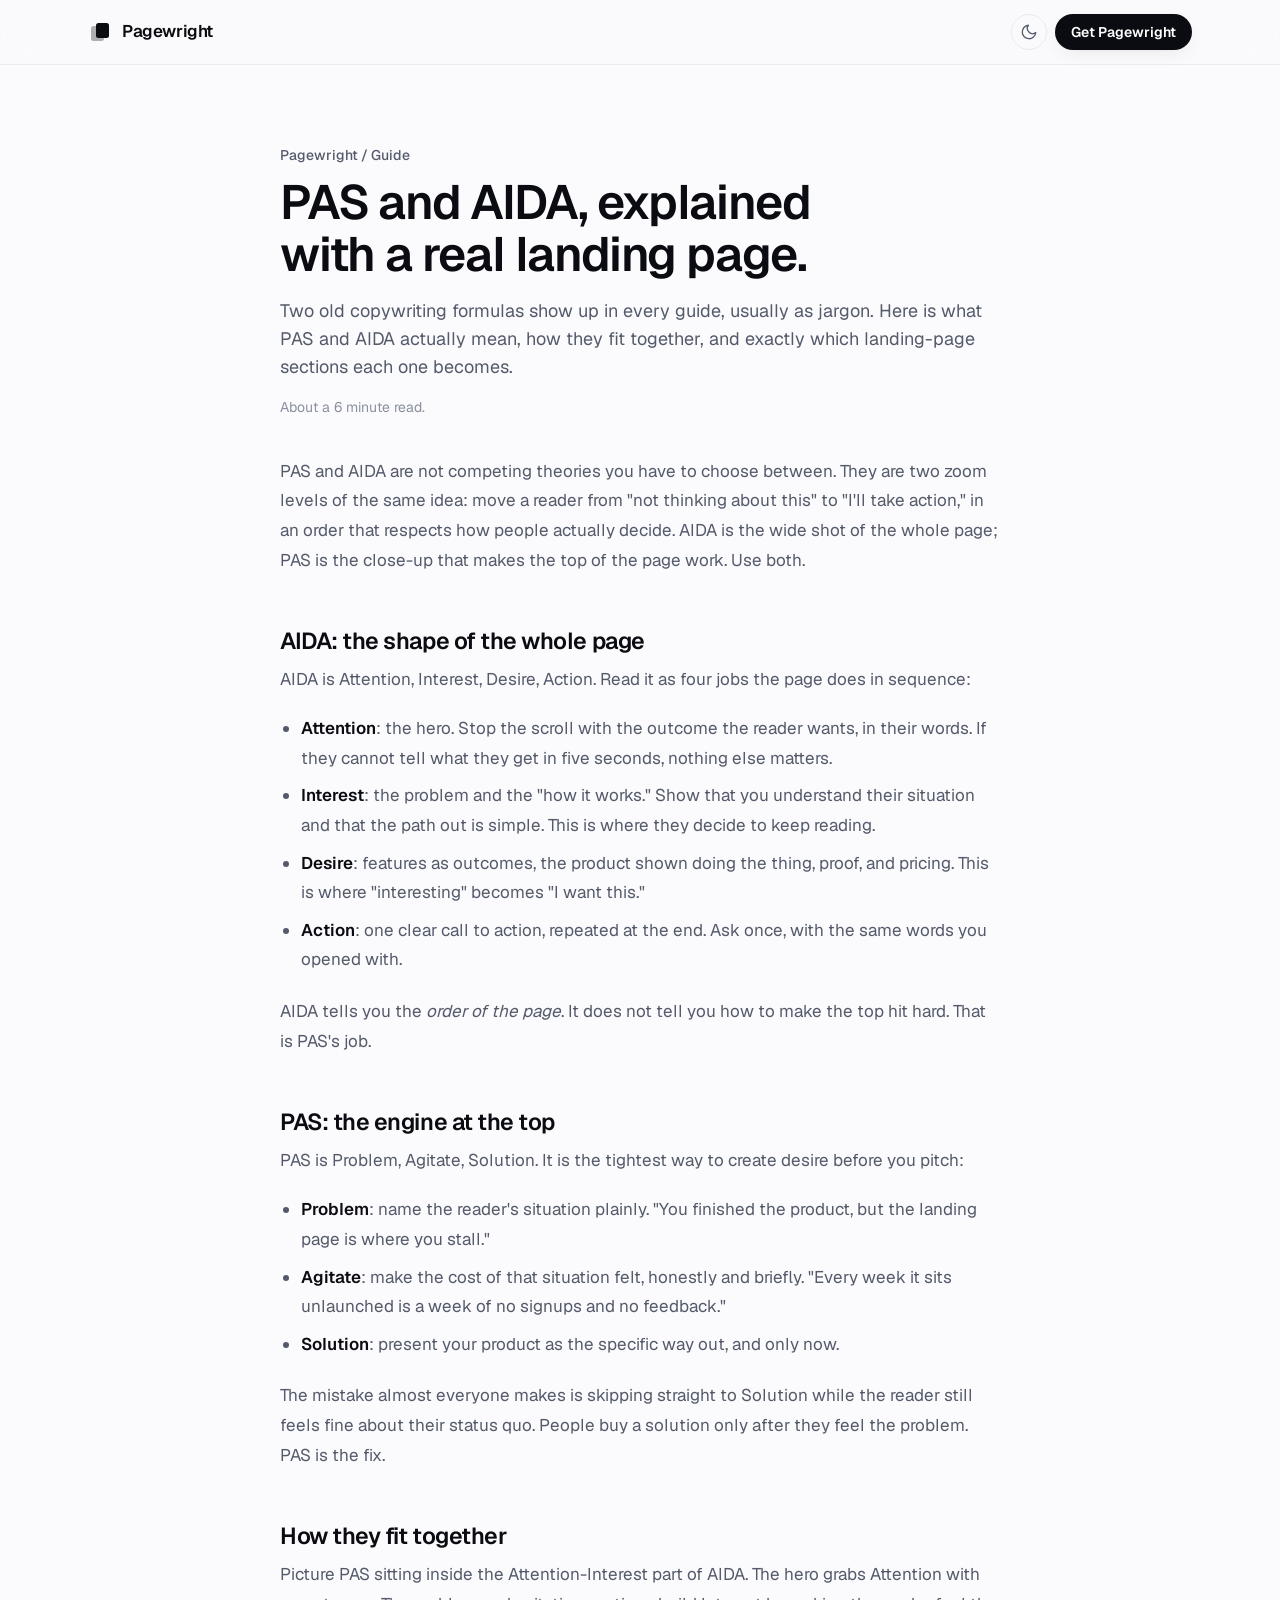
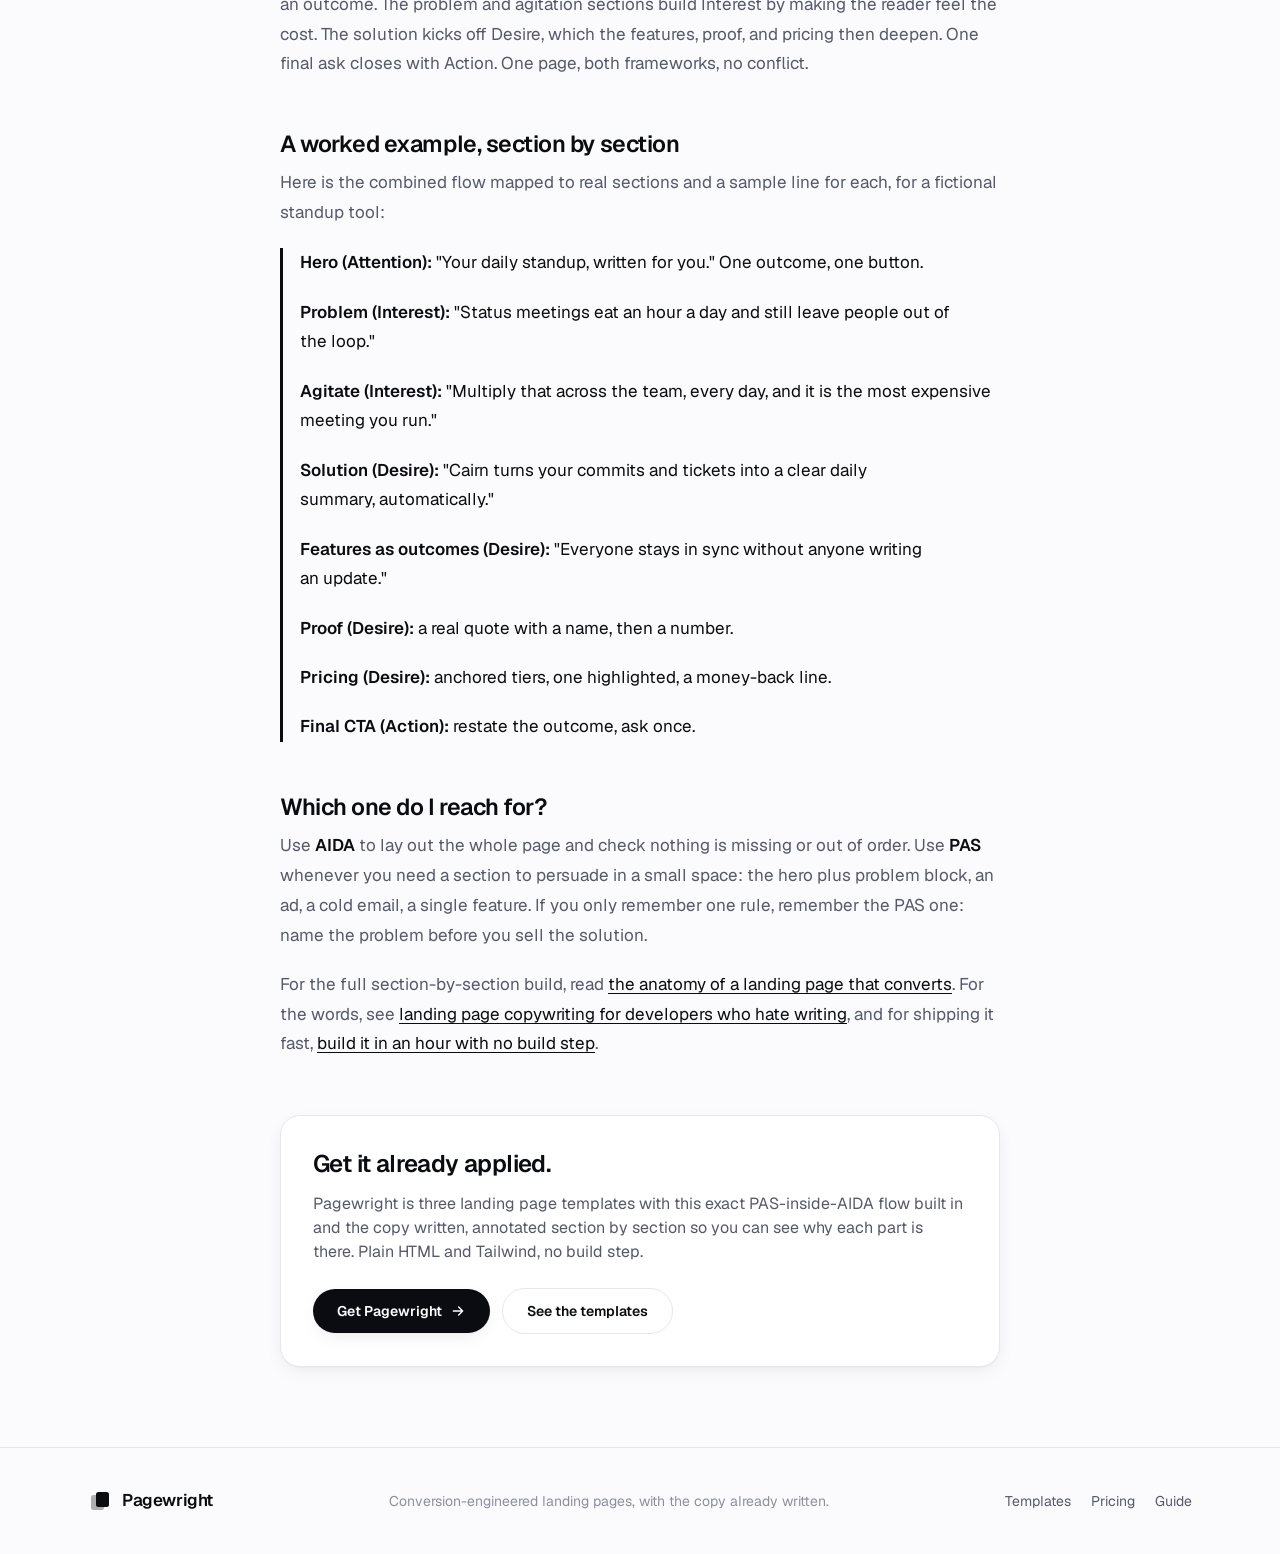
<file: pas-aida-landing-page/index.html>
<!doctype html>
<html lang="en" class="scroll-smooth">
<head>
  <meta charset="utf-8" />
  <meta name="viewport" content="width=device-width, initial-scale=1" />

  <title>PAS and AIDA, explained with a real landing page (no jargon) | Pagewright</title>
  <meta name="description" content="The two classic copywriting frameworks, PAS and AIDA, explained in plain English and mapped to the exact sections of a SaaS landing page. With a worked example." />
  <link rel="canonical" href="https://leonbede7.github.io/pagewright/pas-aida-landing-page/" />

  <meta name="theme-color" content="#fbfbfd" media="(prefers-color-scheme: light)" />
  <meta name="theme-color" content="#0a0b10" media="(prefers-color-scheme: dark)" />

  <meta property="og:type" content="article" />
  <meta property="og:title" content="PAS and AIDA, explained with a real landing page" />
  <meta property="og:description" content="The two classic copywriting frameworks in plain English, mapped to the exact sections of a SaaS landing page." />
  <meta property="og:image" content="https://leonbede7.github.io/pagewright/assets/img/og.png" />
  <meta property="og:url" content="https://leonbede7.github.io/pagewright/pas-aida-landing-page/" />
  <meta name="twitter:card" content="summary_large_image" />
  <meta name="twitter:title" content="PAS and AIDA, explained with a real landing page" />
  <meta name="twitter:description" content="The two classic copywriting frameworks, mapped to real landing page sections." />
  <meta name="twitter:image" content="https://leonbede7.github.io/pagewright/assets/img/og.png" />

  <link rel="icon" href="../assets/img/favicon.svg" type="image/svg+xml" />
  <link rel="apple-touch-icon" href="../assets/img/apple-touch-icon.png" />

  <link rel="preload" href="../assets/fonts/Geist-Variable.woff2" as="font" type="font/woff2" crossorigin />
  <link rel="stylesheet" href="../assets/css/styles.css" />

  <script type="application/ld+json">
  {
    "@context": "https://schema.org",
    "@type": "Article",
    "headline": "PAS and AIDA, explained with a real landing page (no jargon)",
    "description": "The two classic copywriting frameworks, PAS and AIDA, explained in plain English and mapped to the exact sections of a SaaS landing page.",
    "image": "https://leonbede7.github.io/pagewright/assets/img/og.png",
    "author": { "@type": "Organization", "name": "Pagewright" },
    "publisher": { "@type": "Organization", "name": "Pagewright" },
    "mainEntityOfPage": "https://leonbede7.github.io/pagewright/pas-aida-landing-page/"
  }
  </script>

  <style>
    .prose { max-width: 68ch; color: var(--muted); font-size: 1.0625rem; line-height: 1.75; }
    .prose h2 { color: var(--ink); font-size: 1.45rem; font-weight: 600; letter-spacing: -0.02em; line-height: 1.25; margin-top: 2.2em; margin-bottom: 0.4em; }
    .prose h3 { color: var(--ink); font-size: 1.12rem; font-weight: 600; margin-top: 1.6em; margin-bottom: 0.3em; }
    .prose p { margin-bottom: 1.15em; }
    .prose strong { color: var(--ink); font-weight: 600; }
    .prose a { color: var(--ink); text-decoration: underline; text-underline-offset: 3px; }
    .prose ul { margin: 0.6em 0 1.3em; padding-left: 1.25em; list-style: disc; }
    .prose li { margin-bottom: 0.45em; }
    .prose .ex { border-left: 3px solid var(--brand); padding-left: 1em; margin: 1.2em 0; color: var(--ink); }
  </style>

  <script>
    (function () {
      try {
        document.documentElement.classList.add('js');
        var t = localStorage.getItem('theme');
        if (t === 'dark' || (!t && matchMedia('(prefers-color-scheme: dark)').matches)) {
          document.documentElement.classList.add('dark');
        }
      } catch (e) {}
    })();
  </script>
</head>

<body class="font-sans antialiased">
  <a href="#main" class="sr-only focus:not-sr-only focus:fixed focus:left-4 focus:top-4 focus:z-[100] focus:rounded-full focus:bg-brand focus:px-4 focus:py-2 focus:text-sm focus:font-semibold focus:text-on-brand">Skip to content</a>

  <header class="sticky top-0 z-30 border-b border-line/70 bg-canvas/80 backdrop-blur-md">
    <nav class="mx-auto flex h-16 max-w-6xl items-center justify-between px-5 sm:px-6" aria-label="Primary">
      <a href="../" class="flex items-center gap-2.5 font-semibold tracking-tight">
        <span class="text-ink">
          <svg viewBox="0 0 24 24" class="h-6 w-6" fill="currentColor" aria-hidden="true">
            <rect x="3" y="6" width="13" height="15" rx="2.5" opacity="0.32"/>
            <rect x="8" y="3" width="13" height="15" rx="2.5"/>
          </svg>
        </span>
        <span class="text-[17px]">Pagewright</span>
      </a>
      <div class="flex items-center gap-2">
        <button data-theme-toggle type="button" aria-label="Toggle dark mode" class="grid h-9 w-9 place-items-center rounded-full border border-line text-muted transition hover:bg-panel hover:text-ink">
          <svg data-icon-sun viewBox="0 0 24 24" class="hidden h-[18px] w-[18px]" fill="none" stroke="currentColor" stroke-width="1.75" stroke-linecap="round"><circle cx="12" cy="12" r="4"/><path d="M12 2v2M12 20v2M4.93 4.93l1.41 1.41M17.66 17.66l1.41 1.41M2 12h2M20 12h2M4.93 19.07l1.41-1.41M17.66 6.34l1.41-1.41"/></svg>
          <svg data-icon-moon viewBox="0 0 24 24" class="hidden h-[18px] w-[18px]" fill="none" stroke="currentColor" stroke-width="1.75" stroke-linecap="round" stroke-linejoin="round"><path d="M21 12.79A9 9 0 1 1 11.21 3 7 7 0 0 0 21 12.79z"/></svg>
        </button>
        <a href="../#pricing" class="inline-flex items-center gap-1.5 rounded-full bg-brand px-4 py-2 text-sm font-semibold text-on-brand shadow-soft transition hover:opacity-90 active:scale-[0.98]">Get Pagewright</a>
      </div>
    </nav>
  </header>

  <main id="main">
    <article class="mx-auto max-w-3xl px-5 py-14 sm:px-6 md:py-20">
      <header>
        <p class="text-sm font-medium text-muted"><a href="../" class="transition hover:text-ink">Pagewright</a> / Guide</p>
        <h1 class="mt-3 text-4xl font-semibold leading-[1.08] tracking-tight sm:text-5xl">PAS and AIDA, explained with a real landing page.</h1>
        <p class="mt-4 text-lg text-muted">Two old copywriting formulas show up in every guide, usually as jargon. Here is what PAS and AIDA actually mean, how they fit together, and exactly which landing-page sections each one becomes.</p>
        <p class="mt-4 text-sm text-faint">About a 6 minute read.</p>
      </header>

      <div class="prose mt-10">
        <p>PAS and AIDA are not competing theories you have to choose between. They are two zoom levels of the same idea: move a reader from "not thinking about this" to "I'll take action," in an order that respects how people actually decide. AIDA is the wide shot of the whole page; PAS is the close-up that makes the top of the page work. Use both.</p>

        <h2>AIDA: the shape of the whole page</h2>
        <p>AIDA is Attention, Interest, Desire, Action. Read it as four jobs the page does in sequence:</p>
        <ul>
          <li><strong>Attention</strong>: the hero. Stop the scroll with the outcome the reader wants, in their words. If they cannot tell what they get in five seconds, nothing else matters.</li>
          <li><strong>Interest</strong>: the problem and the "how it works." Show that you understand their situation and that the path out is simple. This is where they decide to keep reading.</li>
          <li><strong>Desire</strong>: features as outcomes, the product shown doing the thing, proof, and pricing. This is where "interesting" becomes "I want this."</li>
          <li><strong>Action</strong>: one clear call to action, repeated at the end. Ask once, with the same words you opened with.</li>
        </ul>
        <p>AIDA tells you the <em>order of the page</em>. It does not tell you how to make the top hit hard. That is PAS's job.</p>

        <h2>PAS: the engine at the top</h2>
        <p>PAS is Problem, Agitate, Solution. It is the tightest way to create desire before you pitch:</p>
        <ul>
          <li><strong>Problem</strong>: name the reader's situation plainly. "You finished the product, but the landing page is where you stall."</li>
          <li><strong>Agitate</strong>: make the cost of that situation felt, honestly and briefly. "Every week it sits unlaunched is a week of no signups and no feedback."</li>
          <li><strong>Solution</strong>: present your product as the specific way out, and only now.</li>
        </ul>
        <p>The mistake almost everyone makes is skipping straight to Solution while the reader still feels fine about their status quo. People buy a solution only after they feel the problem. PAS is the fix.</p>

        <h2>How they fit together</h2>
        <p>Picture PAS sitting inside the Attention-Interest part of AIDA. The hero grabs Attention with an outcome. The problem and agitation sections build Interest by making the reader feel the cost. The solution kicks off Desire, which the features, proof, and pricing then deepen. One final ask closes with Action. One page, both frameworks, no conflict.</p>

        <h2>A worked example, section by section</h2>
        <p>Here is the combined flow mapped to real sections and a sample line for each, for a fictional standup tool:</p>
        <div class="ex">
          <p><strong>Hero (Attention):</strong> "Your daily standup, written for you." One outcome, one button.</p>
          <p><strong>Problem (Interest):</strong> "Status meetings eat an hour a day and still leave people out of the loop."</p>
          <p><strong>Agitate (Interest):</strong> "Multiply that across the team, every day, and it is the most expensive meeting you run."</p>
          <p><strong>Solution (Desire):</strong> "Cairn turns your commits and tickets into a clear daily summary, automatically."</p>
          <p><strong>Features as outcomes (Desire):</strong> "Everyone stays in sync without anyone writing an update."</p>
          <p><strong>Proof (Desire):</strong> a real quote with a name, then a number.</p>
          <p><strong>Pricing (Desire):</strong> anchored tiers, one highlighted, a money-back line.</p>
          <p><strong>Final CTA (Action):</strong> restate the outcome, ask once.</p>
        </div>

        <h2>Which one do I reach for?</h2>
        <p>Use <strong>AIDA</strong> to lay out the whole page and check nothing is missing or out of order. Use <strong>PAS</strong> whenever you need a section to persuade in a small space: the hero plus problem block, an ad, a cold email, a single feature. If you only remember one rule, remember the PAS one: name the problem before you sell the solution.</p>

        <p>For the full section-by-section build, read <a href="../guide/">the anatomy of a landing page that converts</a>. For the words, see <a href="../landing-page-copywriting/">landing page copywriting for developers who hate writing</a>, and for shipping it fast, <a href="../landing-page-no-build-step/">build it in an hour with no build step</a>.</p>
      </div>

      <div class="mt-14 rounded-2xl border border-line bg-card p-8 shadow-soft">
        <h2 class="text-2xl font-semibold tracking-tight">Get it already applied.</h2>
        <p class="mt-3 text-muted">Pagewright is three landing page templates with this exact PAS-inside-AIDA flow built in and the copy written, annotated section by section so you can see why each part is there. Plain HTML and Tailwind, no build step.</p>
        <div class="mt-6 flex flex-wrap items-center gap-3">
          <a href="../#pricing" class="inline-flex items-center gap-2 rounded-full bg-brand px-6 py-3 text-sm font-semibold text-on-brand shadow-soft transition hover:opacity-90 active:scale-[0.98]">
            Get Pagewright
            <svg viewBox="0 0 24 24" class="h-4 w-4" fill="none" stroke="currentColor" stroke-width="2" stroke-linecap="round" stroke-linejoin="round"><path d="M5 12h14M13 6l6 6-6 6"/></svg>
          </a>
          <a href="../#templates" class="inline-flex items-center gap-2 rounded-full border border-line bg-card px-6 py-3 text-sm font-semibold text-ink transition hover:bg-panel active:scale-[0.98]">See the templates</a>
        </div>
      </div>
    </article>
  </main>

  <footer class="border-t border-line bg-canvas">
    <div class="mx-auto flex max-w-6xl flex-col items-center justify-between gap-4 px-5 py-10 sm:flex-row sm:px-6">
      <a href="../" class="flex items-center gap-2.5 font-semibold tracking-tight">
        <span class="text-ink"><svg viewBox="0 0 24 24" class="h-6 w-6" fill="currentColor" aria-hidden="true"><rect x="3" y="6" width="13" height="15" rx="2.5" opacity="0.32"/><rect x="8" y="3" width="13" height="15" rx="2.5"/></svg></span>
        <span class="text-[17px]">Pagewright</span>
      </a>
      <p class="text-sm text-faint">Conversion-engineered landing pages, with the copy already written.</p>
      <div class="flex items-center gap-5 text-sm text-muted">
        <a href="../#templates" class="transition hover:text-ink">Templates</a>
        <a href="../#pricing" class="transition hover:text-ink">Pricing</a>
        <a href="../guide/" class="transition hover:text-ink">Guide</a>
      </div>
    </div>
  </footer>

  <script src="../assets/js/app.js" defer></script>
</body>
</html>
</file>
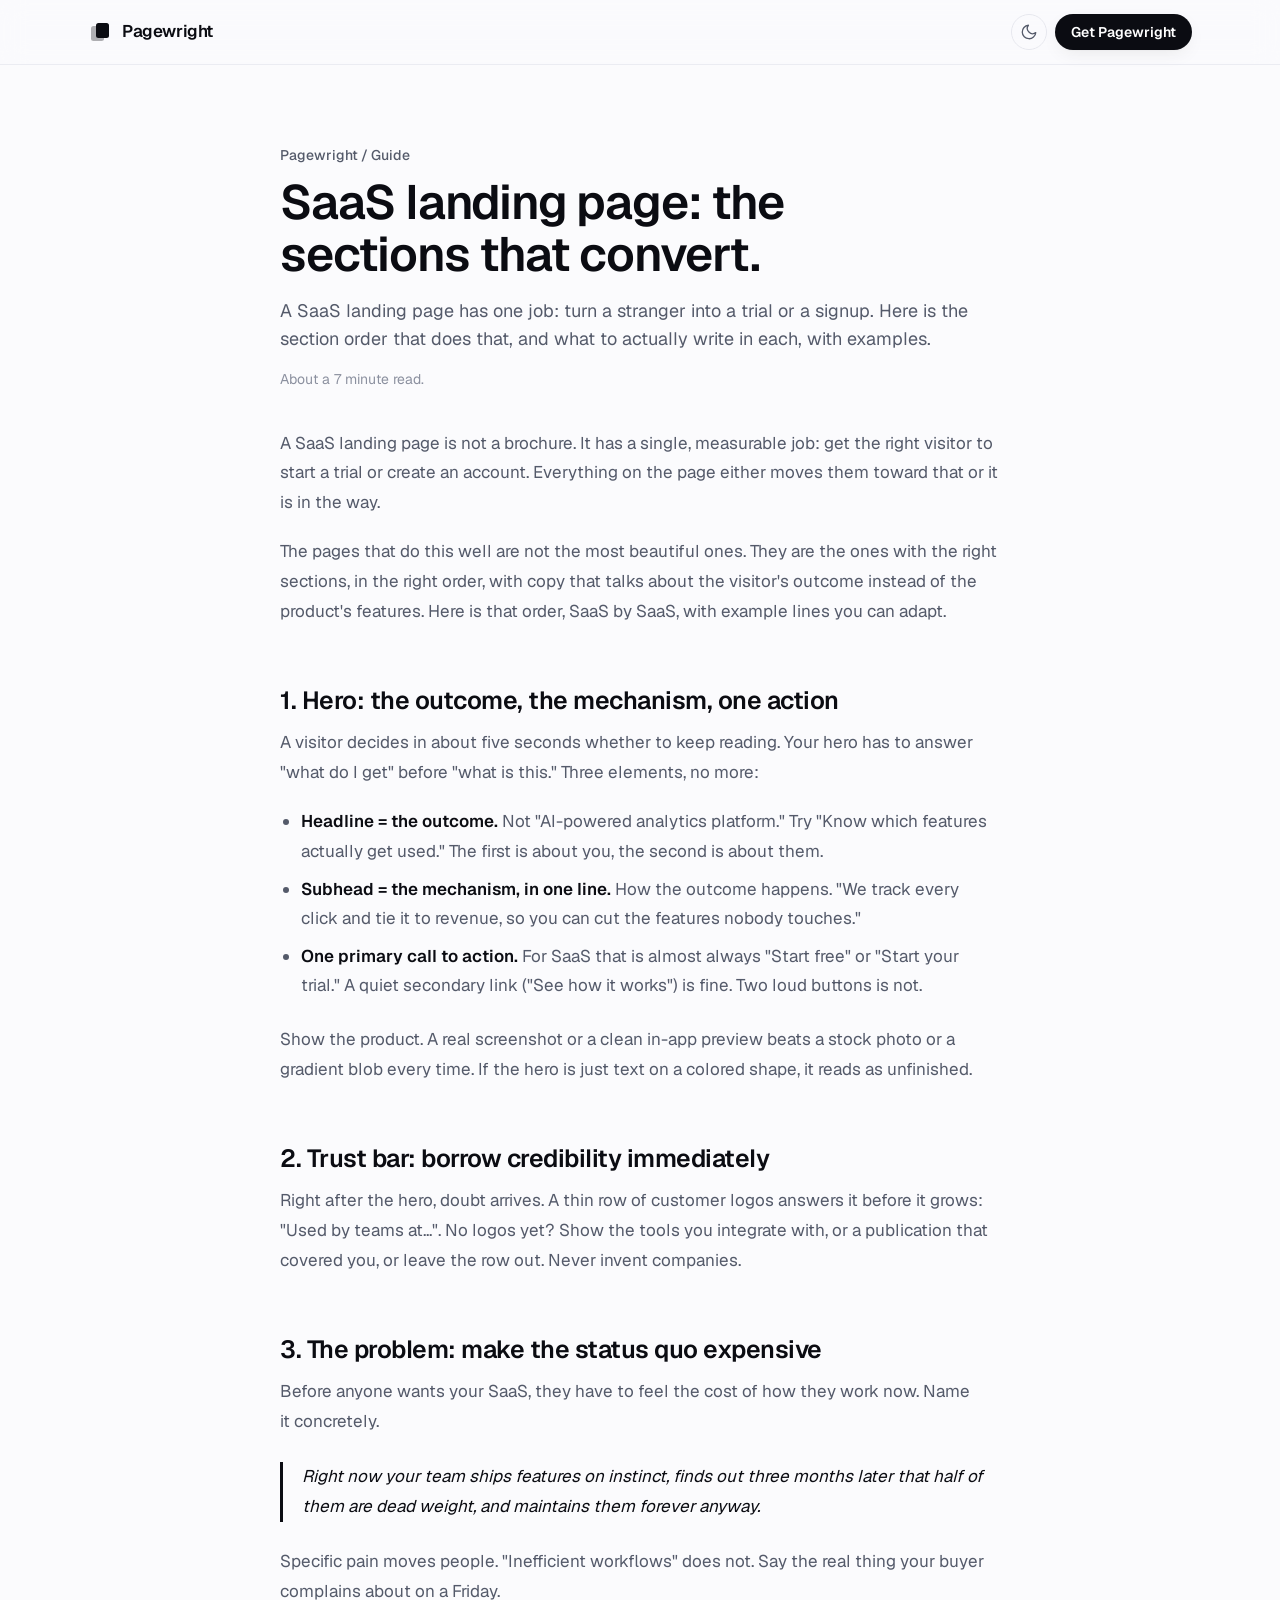
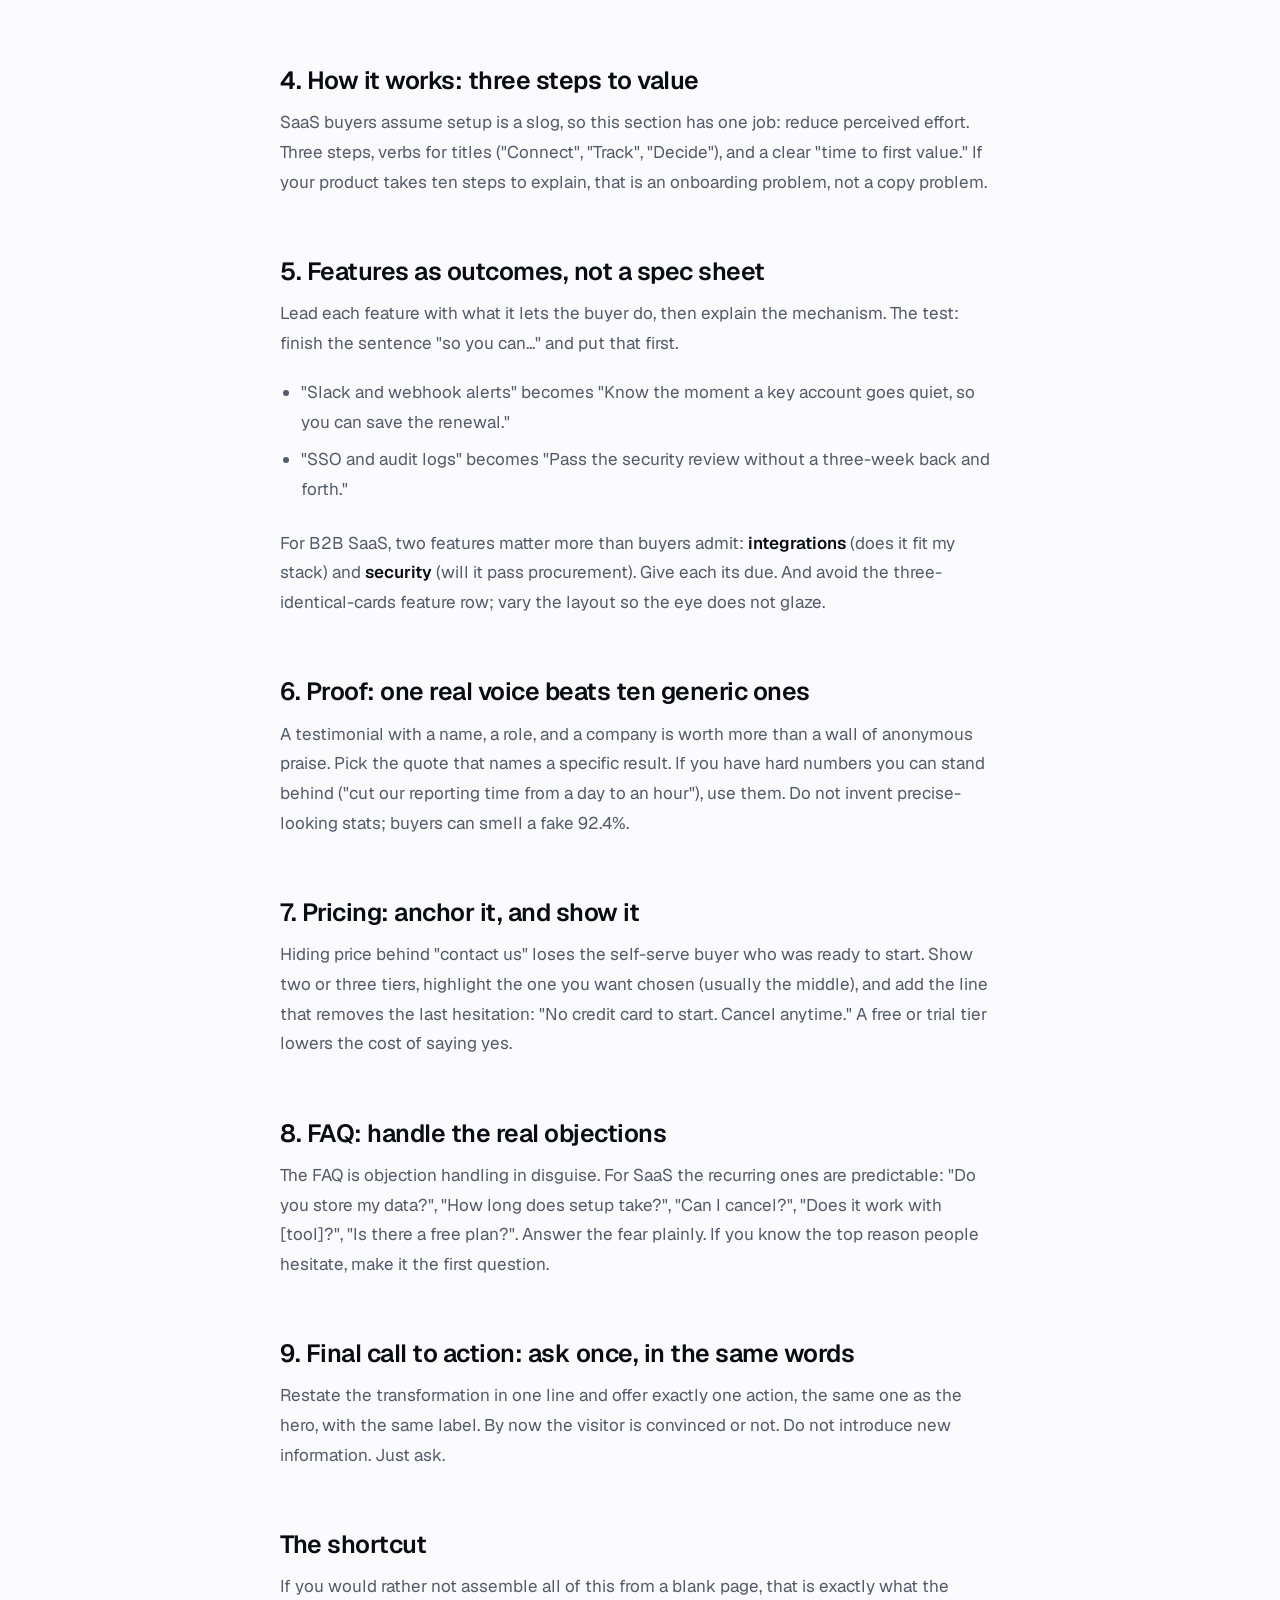
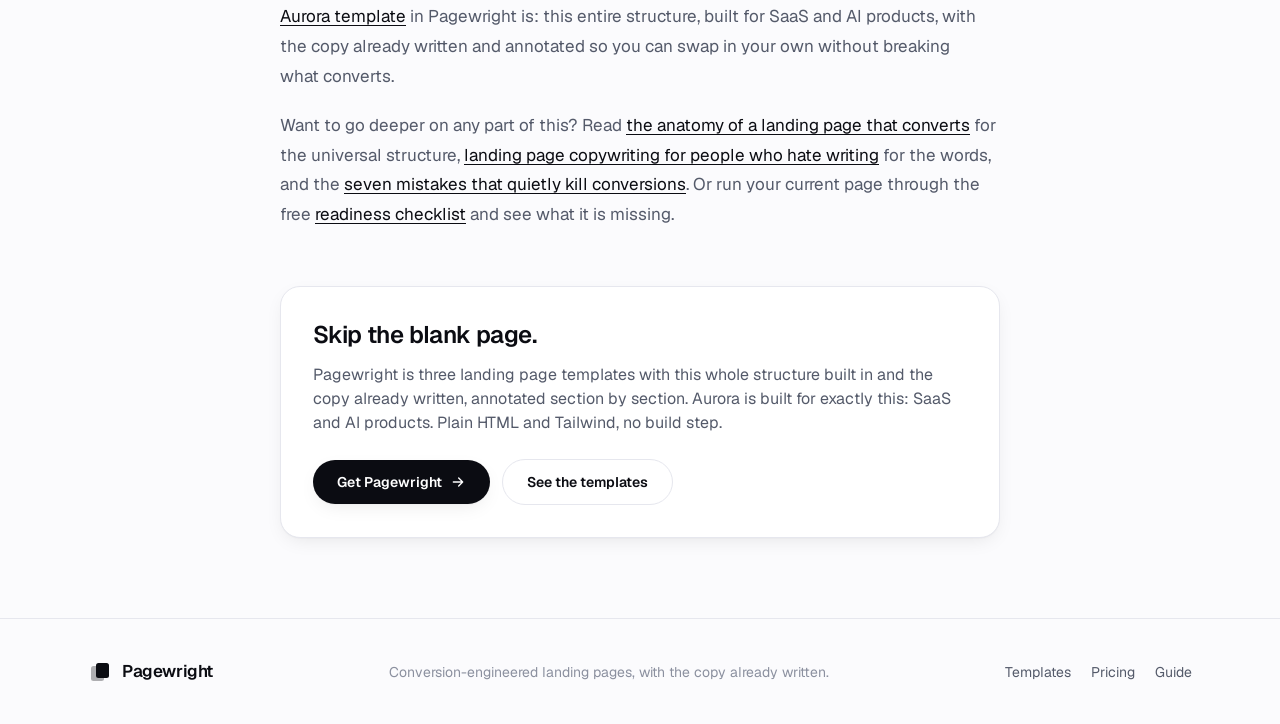
<file: saas-landing-page/index.html>
<!doctype html>
<html lang="en" class="scroll-smooth">
<head>
  <meta charset="utf-8" />
  <meta name="viewport" content="width=device-width, initial-scale=1" />

  <title>SaaS landing page: the sections that convert, and what to write in each | Pagewright</title>
  <meta name="description" content="A section-by-section guide to a SaaS landing page that converts: hero, proof, how it works, pricing, and FAQ, with example copy you can adapt for your product." />
  <link rel="canonical" href="https://leonbede7.github.io/pagewright/saas-landing-page/" />

  <meta name="theme-color" content="#fbfbfd" media="(prefers-color-scheme: light)" />
  <meta name="theme-color" content="#0a0b10" media="(prefers-color-scheme: dark)" />

  <meta property="og:type" content="article" />
  <meta property="og:title" content="SaaS landing page: the sections that convert, and what to write in each" />
  <meta property="og:description" content="A section-by-section guide to a SaaS landing page that converts, with example copy you can adapt." />
  <meta property="og:image" content="https://leonbede7.github.io/pagewright/assets/img/og.png" />
  <meta property="og:url" content="https://leonbede7.github.io/pagewright/saas-landing-page/" />
  <meta name="twitter:card" content="summary_large_image" />
  <meta name="twitter:title" content="SaaS landing page: the sections that convert, and what to write in each" />
  <meta name="twitter:description" content="A section-by-section guide to a SaaS landing page that converts, with example copy." />
  <meta name="twitter:image" content="https://leonbede7.github.io/pagewright/assets/img/og.png" />

  <link rel="icon" href="../assets/img/favicon.svg" type="image/svg+xml" />
  <link rel="apple-touch-icon" href="../assets/img/apple-touch-icon.png" />

  <link rel="preload" href="../assets/fonts/Geist-Variable.woff2" as="font" type="font/woff2" crossorigin />
  <link rel="stylesheet" href="../assets/css/styles.css" />

  <!-- Structured data for rich results -->
  <script type="application/ld+json">
  {
    "@context": "https://schema.org",
    "@type": "Article",
    "headline": "SaaS landing page: the sections that convert, and what to write in each",
    "description": "A section-by-section guide to a SaaS landing page that converts: hero, proof, how it works, pricing, and FAQ, with example copy you can adapt for your product.",
    "image": "https://leonbede7.github.io/pagewright/assets/img/og.png",
    "author": { "@type": "Organization", "name": "Pagewright" },
    "publisher": { "@type": "Organization", "name": "Pagewright" },
    "mainEntityOfPage": "https://leonbede7.github.io/pagewright/saas-landing-page/"
  }
  </script>

  <!-- Article typography (scoped). Uses the global design tokens. -->
  <style>
    .prose { max-width: 68ch; color: var(--muted); font-size: 1.0625rem; line-height: 1.75; }
    .prose h2 { color: var(--ink); font-size: 1.55rem; font-weight: 600; letter-spacing: -0.02em; line-height: 1.2; margin-top: 2.4em; margin-bottom: 0.5em; }
    .prose h3 { color: var(--ink); font-size: 1.15rem; font-weight: 600; margin-top: 1.8em; margin-bottom: 0.35em; }
    .prose p { margin-bottom: 1.15em; }
    .prose ul { margin: 0.6em 0 1.4em; padding-left: 1.25em; list-style: disc; }
    .prose li { margin-bottom: 0.45em; }
    .prose strong { color: var(--ink); font-weight: 600; }
    .prose a { color: var(--ink); text-decoration: underline; text-underline-offset: 3px; }
    .prose blockquote { border-left: 3px solid var(--brand); padding-left: 1.1em; color: var(--ink); font-style: italic; margin: 1.5em 0; }
    .prose code { font-family: var(--font-mono); font-size: 0.92em; background: var(--panel); padding: 0.12em 0.4em; border-radius: 5px; }
  </style>

  <script>
    (function () {
      try {
        document.documentElement.classList.add('js');
        var t = localStorage.getItem('theme');
        if (t === 'dark' || (!t && matchMedia('(prefers-color-scheme: dark)').matches)) {
          document.documentElement.classList.add('dark');
        }
      } catch (e) {}
    })();
  </script>
</head>

<body class="font-sans antialiased">
  <a href="#main" class="sr-only focus:not-sr-only focus:fixed focus:left-4 focus:top-4 focus:z-[100] focus:rounded-full focus:bg-brand focus:px-4 focus:py-2 focus:text-sm focus:font-semibold focus:text-on-brand">Skip to content</a>

  <header class="sticky top-0 z-30 border-b border-line/70 bg-canvas/80 backdrop-blur-md">
    <nav class="mx-auto flex h-16 max-w-6xl items-center justify-between px-5 sm:px-6" aria-label="Primary">
      <a href="../" class="flex items-center gap-2.5 font-semibold tracking-tight">
        <span class="text-ink">
          <svg viewBox="0 0 24 24" class="h-6 w-6" fill="currentColor" aria-hidden="true">
            <rect x="3" y="6" width="13" height="15" rx="2.5" opacity="0.32"/>
            <rect x="8" y="3" width="13" height="15" rx="2.5"/>
          </svg>
        </span>
        <span class="text-[17px]">Pagewright</span>
      </a>
      <div class="flex items-center gap-2">
        <button data-theme-toggle type="button" aria-label="Toggle dark mode" class="grid h-9 w-9 place-items-center rounded-full border border-line text-muted transition hover:bg-panel hover:text-ink">
          <svg data-icon-sun viewBox="0 0 24 24" class="hidden h-[18px] w-[18px]" fill="none" stroke="currentColor" stroke-width="1.75" stroke-linecap="round"><circle cx="12" cy="12" r="4"/><path d="M12 2v2M12 20v2M4.93 4.93l1.41 1.41M17.66 17.66l1.41 1.41M2 12h2M20 12h2M4.93 19.07l1.41-1.41M17.66 6.34l1.41-1.41"/></svg>
          <svg data-icon-moon viewBox="0 0 24 24" class="hidden h-[18px] w-[18px]" fill="none" stroke="currentColor" stroke-width="1.75" stroke-linecap="round" stroke-linejoin="round"><path d="M21 12.79A9 9 0 1 1 11.21 3 7 7 0 0 0 21 12.79z"/></svg>
        </button>
        <a href="../#pricing" class="inline-flex items-center gap-1.5 rounded-full bg-brand px-4 py-2 text-sm font-semibold text-on-brand shadow-soft transition hover:opacity-90 active:scale-[0.98]">Get Pagewright</a>
      </div>
    </nav>
  </header>

  <main id="main">
    <article class="mx-auto max-w-3xl px-5 py-14 sm:px-6 md:py-20">
      <header>
        <p class="text-sm font-medium text-muted"><a href="../" class="transition hover:text-ink">Pagewright</a> / Guide</p>
        <h1 class="mt-3 text-4xl font-semibold leading-[1.08] tracking-tight sm:text-5xl">SaaS landing page: the sections that convert.</h1>
        <p class="mt-4 text-lg text-muted">A SaaS landing page has one job: turn a stranger into a trial or a signup. Here is the section order that does that, and what to actually write in each, with examples.</p>
        <p class="mt-4 text-sm text-faint">About a 7 minute read.</p>
      </header>

      <div class="prose mt-10">
        <p>A SaaS landing page is not a brochure. It has a single, measurable job: get the right visitor to start a trial or create an account. Everything on the page either moves them toward that or it is in the way.</p>

        <p>The pages that do this well are not the most beautiful ones. They are the ones with the right sections, in the right order, with copy that talks about the visitor's outcome instead of the product's features. Here is that order, SaaS by SaaS, with example lines you can adapt.</p>

        <h2>1. Hero: the outcome, the mechanism, one action</h2>
        <p>A visitor decides in about five seconds whether to keep reading. Your hero has to answer "what do I get" before "what is this." Three elements, no more:</p>
        <ul>
          <li><strong>Headline = the outcome.</strong> Not "AI-powered analytics platform." Try "Know which features actually get used." The first is about you, the second is about them.</li>
          <li><strong>Subhead = the mechanism, in one line.</strong> How the outcome happens. "We track every click and tie it to revenue, so you can cut the features nobody touches."</li>
          <li><strong>One primary call to action.</strong> For SaaS that is almost always "Start free" or "Start your trial." A quiet secondary link ("See how it works") is fine. Two loud buttons is not.</li>
        </ul>
        <p>Show the product. A real screenshot or a clean in-app preview beats a stock photo or a gradient blob every time. If the hero is just text on a colored shape, it reads as unfinished.</p>

        <h2>2. Trust bar: borrow credibility immediately</h2>
        <p>Right after the hero, doubt arrives. A thin row of customer logos answers it before it grows: "Used by teams at...". No logos yet? Show the tools you integrate with, or a publication that covered you, or leave the row out. Never invent companies.</p>

        <h2>3. The problem: make the status quo expensive</h2>
        <p>Before anyone wants your SaaS, they have to feel the cost of how they work now. Name it concretely.</p>
        <blockquote>Right now your team ships features on instinct, finds out three months later that half of them are dead weight, and maintains them forever anyway.</blockquote>
        <p>Specific pain moves people. "Inefficient workflows" does not. Say the real thing your buyer complains about on a Friday.</p>

        <h2>4. How it works: three steps to value</h2>
        <p>SaaS buyers assume setup is a slog, so this section has one job: reduce perceived effort. Three steps, verbs for titles ("Connect", "Track", "Decide"), and a clear "time to first value." If your product takes ten steps to explain, that is an onboarding problem, not a copy problem.</p>

        <h2>5. Features as outcomes, not a spec sheet</h2>
        <p>Lead each feature with what it lets the buyer do, then explain the mechanism. The test: finish the sentence "so you can..." and put that first.</p>
        <ul>
          <li>"Slack and webhook alerts" becomes "Know the moment a key account goes quiet, so you can save the renewal."</li>
          <li>"SSO and audit logs" becomes "Pass the security review without a three-week back and forth."</li>
        </ul>
        <p>For B2B SaaS, two features matter more than buyers admit: <strong>integrations</strong> (does it fit my stack) and <strong>security</strong> (will it pass procurement). Give each its due. And avoid the three-identical-cards feature row; vary the layout so the eye does not glaze.</p>

        <h2>6. Proof: one real voice beats ten generic ones</h2>
        <p>A testimonial with a name, a role, and a company is worth more than a wall of anonymous praise. Pick the quote that names a specific result. If you have hard numbers you can stand behind ("cut our reporting time from a day to an hour"), use them. Do not invent precise-looking stats; buyers can smell a fake 92.4%.</p>

        <h2>7. Pricing: anchor it, and show it</h2>
        <p>Hiding price behind "contact us" loses the self-serve buyer who was ready to start. Show two or three tiers, highlight the one you want chosen (usually the middle), and add the line that removes the last hesitation: "No credit card to start. Cancel anytime." A free or trial tier lowers the cost of saying yes.</p>

        <h2>8. FAQ: handle the real objections</h2>
        <p>The FAQ is objection handling in disguise. For SaaS the recurring ones are predictable: "Do you store my data?", "How long does setup take?", "Can I cancel?", "Does it work with [tool]?", "Is there a free plan?". Answer the fear plainly. If you know the top reason people hesitate, make it the first question.</p>

        <h2>9. Final call to action: ask once, in the same words</h2>
        <p>Restate the transformation in one line and offer exactly one action, the same one as the hero, with the same label. By now the visitor is convinced or not. Do not introduce new information. Just ask.</p>

        <h2>The shortcut</h2>
        <p>If you would rather not assemble all of this from a blank page, that is exactly what the <a href="../#templates">Aurora template</a> in Pagewright is: this entire structure, built for SaaS and AI products, with the copy already written and annotated so you can swap in your own without breaking what converts.</p>

        <p>Want to go deeper on any part of this? Read <a href="../guide/">the anatomy of a landing page that converts</a> for the universal structure, <a href="../landing-page-copywriting/">landing page copywriting for people who hate writing</a> for the words, and the <a href="../landing-page-mistakes/">seven mistakes that quietly kill conversions</a>. Or run your current page through the free <a href="../checklist/">readiness checklist</a> and see what it is missing.</p>
      </div>

      <!-- CTA card -->
      <div class="mt-14 rounded-2xl border border-line bg-card p-8 shadow-soft">
        <h2 class="text-2xl font-semibold tracking-tight">Skip the blank page.</h2>
        <p class="mt-3 text-muted">Pagewright is three landing page templates with this whole structure built in and the copy already written, annotated section by section. Aurora is built for exactly this: SaaS and AI products. Plain HTML and Tailwind, no build step.</p>
        <div class="mt-6 flex flex-wrap items-center gap-3">
          <a href="../#pricing" class="inline-flex items-center gap-2 rounded-full bg-brand px-6 py-3 text-sm font-semibold text-on-brand shadow-soft transition hover:opacity-90 active:scale-[0.98]">
            Get Pagewright
            <svg viewBox="0 0 24 24" class="h-4 w-4" fill="none" stroke="currentColor" stroke-width="2" stroke-linecap="round" stroke-linejoin="round"><path d="M5 12h14M13 6l6 6-6 6"/></svg>
          </a>
          <a href="../#templates" class="inline-flex items-center gap-2 rounded-full border border-line bg-card px-6 py-3 text-sm font-semibold text-ink transition hover:bg-panel active:scale-[0.98]">See the templates</a>
        </div>
      </div>
    </article>
  </main>

  <footer class="border-t border-line bg-canvas">
    <div class="mx-auto flex max-w-6xl flex-col items-center justify-between gap-4 px-5 py-10 sm:flex-row sm:px-6">
      <a href="../" class="flex items-center gap-2.5 font-semibold tracking-tight">
        <span class="text-ink"><svg viewBox="0 0 24 24" class="h-6 w-6" fill="currentColor" aria-hidden="true"><rect x="3" y="6" width="13" height="15" rx="2.5" opacity="0.32"/><rect x="8" y="3" width="13" height="15" rx="2.5"/></svg></span>
        <span class="text-[17px]">Pagewright</span>
      </a>
      <p class="text-sm text-faint">Conversion-engineered landing pages, with the copy already written.</p>
      <div class="flex items-center gap-5 text-sm text-muted">
        <a href="../#templates" class="transition hover:text-ink">Templates</a>
        <a href="../#pricing" class="transition hover:text-ink">Pricing</a>
        <a href="../guide/" class="transition hover:text-ink">Guide</a>
      </div>
    </div>
  </footer>

  <script src="../assets/js/app.js" defer></script>
</body>
</html>
</file>
<file: assets/css/styles.css>
/*! tailwindcss v4.3.1 | MIT License | https://tailwindcss.com */
@layer properties{@supports (((-webkit-hyphens:none)) and (not (margin-trim:inline))) or ((-moz-orient:inline) and (not (color:rgb(from red r g b)))){*,:before,:after,::backdrop{--tw-space-y-reverse:0;--tw-divide-y-reverse:0;--tw-border-style:solid;--tw-leading:initial;--tw-font-weight:initial;--tw-tracking:initial;--tw-ordinal:initial;--tw-slashed-zero:initial;--tw-numeric-figure:initial;--tw-numeric-spacing:initial;--tw-numeric-fraction:initial;--tw-shadow:0 0 #0000;--tw-shadow-color:initial;--tw-shadow-alpha:100%;--tw-inset-shadow:0 0 #0000;--tw-inset-shadow-color:initial;--tw-inset-shadow-alpha:100%;--tw-ring-color:initial;--tw-ring-shadow:0 0 #0000;--tw-inset-ring-color:initial;--tw-inset-ring-shadow:0 0 #0000;--tw-ring-inset:initial;--tw-ring-offset-width:0px;--tw-ring-offset-color:#fff;--tw-ring-offset-shadow:0 0 #0000;--tw-backdrop-blur:initial;--tw-backdrop-brightness:initial;--tw-backdrop-contrast:initial;--tw-backdrop-grayscale:initial;--tw-backdrop-hue-rotate:initial;--tw-backdrop-invert:initial;--tw-backdrop-opacity:initial;--tw-backdrop-saturate:initial;--tw-backdrop-sepia:initial}}}@layer theme{:root,:host{--font-sans:"Geist", ui-sans-serif, system-ui, -apple-system, "Segoe UI", Roboto, Helvetica, Arial, sans-serif;--font-mono:"Geist Mono", ui-monospace, "SF Mono", "Cascadia Code", "JetBrains Mono", Menlo, monospace;--spacing:.25rem;--container-xs:20rem;--container-md:28rem;--container-xl:36rem;--container-2xl:42rem;--container-3xl:48rem;--container-5xl:64rem;--container-6xl:72rem;--text-xs:.75rem;--text-xs--line-height:calc(1 / .75);--text-sm:.875rem;--text-sm--line-height:calc(1.25 / .875);--text-lg:1.125rem;--text-lg--line-height:calc(1.75 / 1.125);--text-xl:1.25rem;--text-xl--line-height:calc(1.75 / 1.25);--text-2xl:1.5rem;--text-2xl--line-height:calc(2 / 1.5);--text-3xl:1.875rem;--text-3xl--line-height:calc(2.25 / 1.875);--text-4xl:2.25rem;--text-4xl--line-height:calc(2.5 / 2.25);--text-5xl:3rem;--text-5xl--line-height:1;--text-6xl:3.75rem;--text-6xl--line-height:1;--font-weight-medium:500;--font-weight-semibold:600;--tracking-tight:-.025em;--tracking-wider:.05em;--tracking-widest:.1em;--leading-snug:1.375;--leading-relaxed:1.625;--radius-md:.375rem;--radius-lg:.5rem;--radius-3xl:1.5rem;--ease-out:cubic-bezier(.16, 1, .3, 1);--blur-md:12px;--default-transition-duration:.15s;--default-transition-timing-function:cubic-bezier(.4, 0, .2, 1);--default-font-family:"Geist", ui-sans-serif, system-ui, -apple-system, "Segoe UI", Roboto, Helvetica, Arial, sans-serif;--default-mono-font-family:"Geist Mono", ui-monospace, "SF Mono", "Cascadia Code", "JetBrains Mono", Menlo, monospace}}@layer base{*,:after,:before,::backdrop{box-sizing:border-box;border:0 solid;margin:0;padding:0}::file-selector-button{box-sizing:border-box;border:0 solid;margin:0;padding:0}html,:host{-webkit-text-size-adjust:100%;tab-size:4;line-height:1.5;font-family:var(--default-font-family,ui-sans-serif, system-ui, sans-serif, "Apple Color Emoji", "Segoe UI Emoji", "Segoe UI Symbol", "Noto Color Emoji");font-feature-settings:var(--default-font-feature-settings,normal);font-variation-settings:var(--default-font-variation-settings,normal);-webkit-tap-highlight-color:transparent}hr{height:0;color:inherit;border-top-width:1px}abbr:where([title]){-webkit-text-decoration:underline dotted;text-decoration:underline dotted}h1,h2,h3,h4,h5,h6{font-size:inherit;font-weight:inherit}a{color:inherit;-webkit-text-decoration:inherit;-webkit-text-decoration:inherit;-webkit-text-decoration:inherit;text-decoration:inherit}b,strong{font-weight:bolder}code,kbd,samp,pre{font-family:var(--default-mono-font-family,ui-monospace, SFMono-Regular, Menlo, Monaco, Consolas, "Liberation Mono", "Courier New", monospace);font-feature-settings:var(--default-mono-font-feature-settings,normal);font-variation-settings:var(--default-mono-font-variation-settings,normal);font-size:1em}small{font-size:80%}sub,sup{vertical-align:baseline;font-size:75%;line-height:0;position:relative}sub{bottom:-.25em}sup{top:-.5em}table{text-indent:0;border-color:inherit;border-collapse:collapse}:-moz-focusring{outline:auto}progress{vertical-align:baseline}summary{display:list-item}ol,ul,menu{list-style:none}img,svg,video,canvas,audio,iframe,embed,object{vertical-align:middle;display:block}img,video{max-width:100%;height:auto}button,input,select,optgroup,textarea{font:inherit;font-feature-settings:inherit;font-variation-settings:inherit;letter-spacing:inherit;color:inherit;opacity:1;background-color:#0000;border-radius:0}::file-selector-button{font:inherit;font-feature-settings:inherit;font-variation-settings:inherit;letter-spacing:inherit;color:inherit;opacity:1;background-color:#0000;border-radius:0}:where(select:is([multiple],[size])) optgroup{font-weight:bolder}:where(select:is([multiple],[size])) optgroup option{padding-inline-start:20px}::file-selector-button{margin-inline-end:4px}::placeholder{opacity:1}@supports (not ((-webkit-appearance:-apple-pay-button))) or (contain-intrinsic-size:1px){::placeholder{color:currentColor}@supports (color:color-mix(in lab, red, red)){::placeholder{color:color-mix(in oklab, currentcolor 50%, transparent)}}}textarea{resize:vertical}::-webkit-search-decoration{-webkit-appearance:none}::-webkit-date-and-time-value{min-height:1lh;text-align:inherit}::-webkit-datetime-edit{display:inline-flex}::-webkit-datetime-edit-fields-wrapper{padding:0}::-webkit-datetime-edit{padding-block:0}::-webkit-datetime-edit-year-field{padding-block:0}::-webkit-datetime-edit-month-field{padding-block:0}::-webkit-datetime-edit-day-field{padding-block:0}::-webkit-datetime-edit-hour-field{padding-block:0}::-webkit-datetime-edit-minute-field{padding-block:0}::-webkit-datetime-edit-second-field{padding-block:0}::-webkit-datetime-edit-millisecond-field{padding-block:0}::-webkit-datetime-edit-meridiem-field{padding-block:0}::-webkit-calendar-picker-indicator{line-height:1}:-moz-ui-invalid{box-shadow:none}button,input:where([type=button],[type=reset],[type=submit]){appearance:button}::file-selector-button{appearance:button}::-webkit-inner-spin-button{height:auto}::-webkit-outer-spin-button{height:auto}[hidden]:where(:not([hidden=until-found])){display:none!important}html{scroll-behavior:smooth;-webkit-text-size-adjust:100%}@media (prefers-reduced-motion:reduce){html{scroll-behavior:auto}}body{background-color:var(--canvas);color:var(--ink);font-family:var(--font-sans);-webkit-font-smoothing:antialiased;text-rendering:optimizelegibility;font-feature-settings:"cv01", "cv03", "ss03"}::selection{background-color:var(--brand);color:var(--on-brand)}:focus-visible{outline:2px solid var(--brand);outline-offset:2px;border-radius:4px}h1,h2,h3,h4{letter-spacing:-.02em;text-wrap:balance}p{text-wrap:pretty}}@layer components;@layer utilities{.pointer-events-none{pointer-events:none}.visible{visibility:visible}.sr-only{clip-path:inset(50%);white-space:nowrap;border-width:0;width:1px;height:1px;margin:-1px;padding:0;position:absolute;overflow:hidden}.absolute{position:absolute}.fixed{position:fixed}.relative{position:relative}.static{position:static}.sticky{position:sticky}.inset-0{inset:0}.-top-3{top:calc(var(--spacing) * -3)}.top-0{top:0}.top-16{top:calc(var(--spacing) * 16)}.-right-2{right:calc(var(--spacing) * -2)}.right-4{right:calc(var(--spacing) * 4)}.-bottom-10{bottom:calc(var(--spacing) * -10)}.left-7{left:calc(var(--spacing) * 7)}.-z-10{z-index:calc(10 * -1)}.z-20{z-index:20}.z-30{z-index:30}.z-40{z-index:40}.order-1{order:1}.order-2{order:2}.mx-auto{margin-inline:auto}.mt-0\.5{margin-top:calc(var(--spacing) * .5)}.mt-1{margin-top:var(--spacing)}.mt-1\.5{margin-top:calc(var(--spacing) * 1.5)}.mt-2{margin-top:calc(var(--spacing) * 2)}.mt-3{margin-top:calc(var(--spacing) * 3)}.mt-4{margin-top:calc(var(--spacing) * 4)}.mt-5{margin-top:calc(var(--spacing) * 5)}.mt-6{margin-top:calc(var(--spacing) * 6)}.mt-7{margin-top:calc(var(--spacing) * 7)}.mt-8{margin-top:calc(var(--spacing) * 8)}.mt-10{margin-top:calc(var(--spacing) * 10)}.mt-12{margin-top:calc(var(--spacing) * 12)}.mt-14{margin-top:calc(var(--spacing) * 14)}.mt-16{margin-top:calc(var(--spacing) * 16)}.mb-1{margin-bottom:var(--spacing)}.ml-2{margin-left:calc(var(--spacing) * 2)}.ml-auto{margin-left:auto}.block{display:block}.flex{display:flex}.grid{display:grid}.hidden{display:none}.inline{display:inline}.inline-flex{display:inline-flex}.table{display:table}.h-1\.5{height:calc(var(--spacing) * 1.5)}.h-2{height:calc(var(--spacing) * 2)}.h-2\.5{height:calc(var(--spacing) * 2.5)}.h-3{height:calc(var(--spacing) * 3)}.h-3\.5{height:calc(var(--spacing) * 3.5)}.h-4{height:calc(var(--spacing) * 4)}.h-5{height:calc(var(--spacing) * 5)}.h-6{height:calc(var(--spacing) * 6)}.h-7{height:calc(var(--spacing) * 7)}.h-8{height:calc(var(--spacing) * 8)}.h-9{height:calc(var(--spacing) * 9)}.h-10{height:calc(var(--spacing) * 10)}.h-11{height:calc(var(--spacing) * 11)}.h-16{height:calc(var(--spacing) * 16)}.h-28{height:calc(var(--spacing) * 28)}.h-\[18px\]{height:18px}.h-full{height:100%}.h-px{height:1px}.w-1\.5{width:calc(var(--spacing) * 1.5)}.w-2{width:calc(var(--spacing) * 2)}.w-2\.5{width:calc(var(--spacing) * 2.5)}.w-2\/3{width:66.6667%}.w-3{width:calc(var(--spacing) * 3)}.w-3\.5{width:calc(var(--spacing) * 3.5)}.w-4{width:calc(var(--spacing) * 4)}.w-5{width:calc(var(--spacing) * 5)}.w-6{width:calc(var(--spacing) * 6)}.w-7{width:calc(var(--spacing) * 7)}.w-8{width:calc(var(--spacing) * 8)}.w-9{width:calc(var(--spacing) * 9)}.w-10{width:calc(var(--spacing) * 10)}.w-11{width:calc(var(--spacing) * 11)}.w-\[18px\]{width:18px}.w-full{width:100%}.max-w-2xl{max-width:var(--container-2xl)}.max-w-3xl{max-width:var(--container-3xl)}.max-w-5xl{max-width:var(--container-5xl)}.max-w-6xl{max-width:var(--container-6xl)}.max-w-md{max-width:var(--container-md)}.max-w-xl{max-width:var(--container-xl)}.max-w-xs{max-width:var(--container-xs)}.min-w-0{min-width:0}.min-w-\[640px\]{min-width:640px}.flex-1{flex:1}.shrink-0{flex-shrink:0}.cursor-pointer{cursor:pointer}.list-none{list-style-type:none}.flex-col{flex-direction:column}.flex-wrap{flex-wrap:wrap}.place-items-center{place-items:center}.items-center{align-items:center}.items-end{align-items:flex-end}.items-start{align-items:flex-start}.justify-between{justify-content:space-between}.justify-center{justify-content:center}.gap-0{gap:0}.gap-1{gap:var(--spacing)}.gap-1\.5{gap:calc(var(--spacing) * 1.5)}.gap-2{gap:calc(var(--spacing) * 2)}.gap-2\.5{gap:calc(var(--spacing) * 2.5)}.gap-3{gap:calc(var(--spacing) * 3)}.gap-4{gap:calc(var(--spacing) * 4)}.gap-5{gap:calc(var(--spacing) * 5)}.gap-6{gap:calc(var(--spacing) * 6)}.gap-8{gap:calc(var(--spacing) * 8)}.gap-10{gap:calc(var(--spacing) * 10)}.gap-12{gap:calc(var(--spacing) * 12)}.gap-px{gap:1px}:where(.space-y-2\.5>:not(:last-child)){--tw-space-y-reverse:0;margin-block-start:calc(calc(var(--spacing) * 2.5) * var(--tw-space-y-reverse));margin-block-end:calc(calc(var(--spacing) * 2.5) * calc(1 - var(--tw-space-y-reverse)))}:where(.space-y-3>:not(:last-child)){--tw-space-y-reverse:0;margin-block-start:calc(calc(var(--spacing) * 3) * var(--tw-space-y-reverse));margin-block-end:calc(calc(var(--spacing) * 3) * calc(1 - var(--tw-space-y-reverse)))}:where(.space-y-4>:not(:last-child)){--tw-space-y-reverse:0;margin-block-start:calc(calc(var(--spacing) * 4) * var(--tw-space-y-reverse));margin-block-end:calc(calc(var(--spacing) * 4) * calc(1 - var(--tw-space-y-reverse)))}:where(.space-y-5>:not(:last-child)){--tw-space-y-reverse:0;margin-block-start:calc(calc(var(--spacing) * 5) * var(--tw-space-y-reverse));margin-block-end:calc(calc(var(--spacing) * 5) * calc(1 - var(--tw-space-y-reverse)))}:where(.space-y-10>:not(:last-child)){--tw-space-y-reverse:0;margin-block-start:calc(calc(var(--spacing) * 10) * var(--tw-space-y-reverse));margin-block-end:calc(calc(var(--spacing) * 10) * calc(1 - var(--tw-space-y-reverse)))}:where(.space-y-px>:not(:last-child)){--tw-space-y-reverse:0;margin-block-start:calc(1px * var(--tw-space-y-reverse));margin-block-end:calc(1px * calc(1 - var(--tw-space-y-reverse)))}.gap-x-10{column-gap:calc(var(--spacing) * 10)}.gap-y-5{row-gap:calc(var(--spacing) * 5)}.gap-y-6{row-gap:calc(var(--spacing) * 6)}:where(.divide-y>:not(:last-child)){--tw-divide-y-reverse:0;border-bottom-style:var(--tw-border-style);border-top-style:var(--tw-border-style);border-top-width:calc(1px * var(--tw-divide-y-reverse));border-bottom-width:calc(1px * calc(1 - var(--tw-divide-y-reverse)))}:where(.divide-line>:not(:last-child)){border-color:var(--line)}.overflow-hidden{overflow:hidden}.overflow-x-auto{overflow-x:auto}.scroll-smooth{scroll-behavior:smooth}.rounded{border-radius:.25rem}.rounded-2xl{border-radius:1.25rem}.rounded-3xl{border-radius:var(--radius-3xl)}.rounded-full{border-radius:3.40282e38px}.rounded-lg{border-radius:var(--radius-lg)}.rounded-md{border-radius:var(--radius-md)}.rounded-xl{border-radius:1rem}.rounded-t{border-top-left-radius:.25rem;border-top-right-radius:.25rem}.border{border-style:var(--tw-border-style);border-width:1px}.border-2{border-style:var(--tw-border-style);border-width:2px}.border-y{border-block-style:var(--tw-border-style);border-block-width:1px}.border-t{border-top-style:var(--tw-border-style);border-top-width:1px}.border-b{border-bottom-style:var(--tw-border-style);border-bottom-width:1px}.border-brand,.border-brand\/20{border-color:var(--brand)}@supports (color:color-mix(in lab, red, red)){.border-brand\/20{border-color:color-mix(in oklab, var(--brand) 20%, transparent)}}.border-brand\/30{border-color:var(--brand)}@supports (color:color-mix(in lab, red, red)){.border-brand\/30{border-color:color-mix(in oklab, var(--brand) 30%, transparent)}}.border-line,.border-line\/70{border-color:var(--line)}@supports (color:color-mix(in lab, red, red)){.border-line\/70{border-color:color-mix(in oklab, var(--line) 70%, transparent)}}.bg-brand{background-color:var(--brand)}.bg-brand-soft,.bg-brand-soft\/60{background-color:var(--brand-soft)}@supports (color:color-mix(in lab, red, red)){.bg-brand-soft\/60{background-color:color-mix(in oklab, var(--brand-soft) 60%, transparent)}}.bg-brand\/25{background-color:var(--brand)}@supports (color:color-mix(in lab, red, red)){.bg-brand\/25{background-color:color-mix(in oklab, var(--brand) 25%, transparent)}}.bg-brand\/30{background-color:var(--brand)}@supports (color:color-mix(in lab, red, red)){.bg-brand\/30{background-color:color-mix(in oklab, var(--brand) 30%, transparent)}}.bg-brand\/35{background-color:var(--brand)}@supports (color:color-mix(in lab, red, red)){.bg-brand\/35{background-color:color-mix(in oklab, var(--brand) 35%, transparent)}}.bg-brand\/40{background-color:var(--brand)}@supports (color:color-mix(in lab, red, red)){.bg-brand\/40{background-color:color-mix(in oklab, var(--brand) 40%, transparent)}}.bg-brand\/45{background-color:var(--brand)}@supports (color:color-mix(in lab, red, red)){.bg-brand\/45{background-color:color-mix(in oklab, var(--brand) 45%, transparent)}}.bg-brand\/55{background-color:var(--brand)}@supports (color:color-mix(in lab, red, red)){.bg-brand\/55{background-color:color-mix(in oklab, var(--brand) 55%, transparent)}}.bg-canvas,.bg-canvas\/80{background-color:var(--canvas)}@supports (color:color-mix(in lab, red, red)){.bg-canvas\/80{background-color:color-mix(in oklab, var(--canvas) 80%, transparent)}}.bg-canvas\/90{background-color:var(--canvas)}@supports (color:color-mix(in lab, red, red)){.bg-canvas\/90{background-color:color-mix(in oklab, var(--canvas) 90%, transparent)}}.bg-card{background-color:var(--card)}.bg-faint\/30{background-color:var(--faint)}@supports (color:color-mix(in lab, red, red)){.bg-faint\/30{background-color:color-mix(in oklab, var(--faint) 30%, transparent)}}.bg-faint\/40{background-color:var(--faint)}@supports (color:color-mix(in lab, red, red)){.bg-faint\/40{background-color:color-mix(in oklab, var(--faint) 40%, transparent)}}.bg-faint\/50{background-color:var(--faint)}@supports (color:color-mix(in lab, red, red)){.bg-faint\/50{background-color:color-mix(in oklab, var(--faint) 50%, transparent)}}.bg-ink{background-color:var(--ink)}.bg-line{background-color:var(--line)}.bg-panel,.bg-panel\/40{background-color:var(--panel)}@supports (color:color-mix(in lab, red, red)){.bg-panel\/40{background-color:color-mix(in oklab, var(--panel) 40%, transparent)}}.p-3{padding:calc(var(--spacing) * 3)}.p-4{padding:calc(var(--spacing) * 4)}.p-5{padding:calc(var(--spacing) * 5)}.p-6{padding:calc(var(--spacing) * 6)}.p-7{padding:calc(var(--spacing) * 7)}.p-8{padding:calc(var(--spacing) * 8)}.p-10{padding:calc(var(--spacing) * 10)}.px-2{padding-inline:calc(var(--spacing) * 2)}.px-2\.5{padding-inline:calc(var(--spacing) * 2.5)}.px-3{padding-inline:calc(var(--spacing) * 3)}.px-4{padding-inline:calc(var(--spacing) * 4)}.px-5{padding-inline:calc(var(--spacing) * 5)}.px-6{padding-inline:calc(var(--spacing) * 6)}.px-7{padding-inline:calc(var(--spacing) * 7)}.py-0\.5{padding-block:calc(var(--spacing) * .5)}.py-1{padding-block:var(--spacing)}.py-1\.5{padding-block:calc(var(--spacing) * 1.5)}.py-2{padding-block:calc(var(--spacing) * 2)}.py-2\.5{padding-block:calc(var(--spacing) * 2.5)}.py-3{padding-block:calc(var(--spacing) * 3)}.py-4{padding-block:calc(var(--spacing) * 4)}.py-5{padding-block:calc(var(--spacing) * 5)}.py-10{padding-block:calc(var(--spacing) * 10)}.py-14{padding-block:calc(var(--spacing) * 14)}.py-20{padding-block:calc(var(--spacing) * 20)}.pt-6{padding-top:calc(var(--spacing) * 6)}.pt-14{padding-top:calc(var(--spacing) * 14)}.pb-8{padding-bottom:calc(var(--spacing) * 8)}.pb-20{padding-bottom:calc(var(--spacing) * 20)}.pb-24{padding-bottom:calc(var(--spacing) * 24)}.text-center{text-align:center}.text-left{text-align:left}.font-mono{font-family:Geist Mono,ui-monospace,SF Mono,Cascadia Code,JetBrains Mono,Menlo,monospace}.font-sans{font-family:Geist,ui-sans-serif,system-ui,-apple-system,Segoe UI,Roboto,Helvetica,Arial,sans-serif}.text-2xl{font-size:var(--text-2xl);line-height:var(--tw-leading,var(--text-2xl--line-height))}.text-3xl{font-size:var(--text-3xl);line-height:var(--tw-leading,var(--text-3xl--line-height))}.text-4xl{font-size:var(--text-4xl);line-height:var(--tw-leading,var(--text-4xl--line-height))}.text-5xl{font-size:var(--text-5xl);line-height:var(--tw-leading,var(--text-5xl--line-height))}.text-lg{font-size:var(--text-lg);line-height:var(--tw-leading,var(--text-lg--line-height))}.text-sm{font-size:var(--text-sm);line-height:var(--tw-leading,var(--text-sm--line-height))}.text-xl{font-size:var(--text-xl);line-height:var(--tw-leading,var(--text-xl--line-height))}.text-xs{font-size:var(--text-xs);line-height:var(--tw-leading,var(--text-xs--line-height))}.text-\[11px\]{font-size:11px}.text-\[13px\]{font-size:13px}.text-\[17px\]{font-size:17px}.leading-\[1\.05\]{--tw-leading:1.05;line-height:1.05}.leading-\[1\.08\]{--tw-leading:1.08;line-height:1.08}.leading-relaxed{--tw-leading:var(--leading-relaxed);line-height:var(--leading-relaxed)}.leading-snug{--tw-leading:var(--leading-snug);line-height:var(--leading-snug)}.font-medium{--tw-font-weight:var(--font-weight-medium);font-weight:var(--font-weight-medium)}.font-semibold{--tw-font-weight:var(--font-weight-semibold);font-weight:var(--font-weight-semibold)}.tracking-tight{--tw-tracking:var(--tracking-tight);letter-spacing:var(--tracking-tight)}.tracking-wider{--tw-tracking:var(--tracking-wider);letter-spacing:var(--tracking-wider)}.tracking-widest{--tw-tracking:var(--tracking-widest);letter-spacing:var(--tracking-widest)}.text-brand{color:var(--brand)}.text-faint{color:var(--faint)}.text-ink{color:var(--ink)}.text-muted{color:var(--muted)}.text-on-brand{color:var(--on-brand)}.uppercase{text-transform:uppercase}.tabular-nums{--tw-numeric-spacing:tabular-nums;font-variant-numeric:var(--tw-ordinal,) var(--tw-slashed-zero,) var(--tw-numeric-figure,) var(--tw-numeric-spacing,) var(--tw-numeric-fraction,)}.line-through{text-decoration-line:line-through}.underline-offset-4{text-underline-offset:4px}.antialiased{-webkit-font-smoothing:antialiased;-moz-osx-font-smoothing:grayscale}.opacity-80{opacity:.8}.shadow{--tw-shadow:0 1px 3px 0 var(--tw-shadow-color,#0000001a), 0 1px 2px -1px var(--tw-shadow-color,#0000001a);box-shadow:var(--tw-inset-shadow), var(--tw-inset-ring-shadow), var(--tw-ring-offset-shadow), var(--tw-ring-shadow), var(--tw-shadow)}.shadow-lift{--tw-shadow:0 1px 2px -1px var(--tw-shadow-color,#0d0e161a), 0 16px 40px -10px var(--tw-shadow-color,#0d0e162e);box-shadow:var(--tw-inset-shadow), var(--tw-inset-ring-shadow), var(--tw-ring-offset-shadow), var(--tw-ring-shadow), var(--tw-shadow)}.shadow-soft{--tw-shadow:0 1px 2px -1px var(--tw-shadow-color,#0d0e1612), 0 6px 20px -6px var(--tw-shadow-color,#0d0e161a);box-shadow:var(--tw-inset-shadow), var(--tw-inset-ring-shadow), var(--tw-ring-offset-shadow), var(--tw-ring-shadow), var(--tw-shadow)}.backdrop-blur-md{--tw-backdrop-blur:blur(var(--blur-md));-webkit-backdrop-filter:var(--tw-backdrop-blur,) var(--tw-backdrop-brightness,) var(--tw-backdrop-contrast,) var(--tw-backdrop-grayscale,) var(--tw-backdrop-hue-rotate,) var(--tw-backdrop-invert,) var(--tw-backdrop-opacity,) var(--tw-backdrop-saturate,) var(--tw-backdrop-sepia,);backdrop-filter:var(--tw-backdrop-blur,) var(--tw-backdrop-brightness,) var(--tw-backdrop-contrast,) var(--tw-backdrop-grayscale,) var(--tw-backdrop-hue-rotate,) var(--tw-backdrop-invert,) var(--tw-backdrop-opacity,) var(--tw-backdrop-saturate,) var(--tw-backdrop-sepia,)}.transition{transition-property:color,background-color,border-color,outline-color,text-decoration-color,fill,stroke,--tw-gradient-from,--tw-gradient-via,--tw-gradient-to,opacity,box-shadow,transform,translate,scale,rotate,filter,-webkit-backdrop-filter,backdrop-filter,display,content-visibility,overlay,pointer-events;transition-timing-function:var(--tw-ease,var(--default-transition-timing-function));transition-duration:var(--tw-duration,var(--default-transition-duration))}.group-open\:rotate-180:is(:where(.group):is([open],:popover-open,:open) *){rotate:180deg}@media (hover:hover){.hover\:gap-2\.5:hover{gap:calc(var(--spacing) * 2.5)}.hover\:bg-card:hover{background-color:var(--card)}.hover\:bg-panel:hover{background-color:var(--panel)}.hover\:text-ink:hover{color:var(--ink)}.hover\:underline:hover{text-decoration-line:underline}.hover\:opacity-90:hover{opacity:.9}}.focus\:not-sr-only:focus{clip-path:none;white-space:normal;width:auto;height:auto;margin:0;padding:0;position:static;overflow:visible}.focus\:fixed:focus{position:fixed}.focus\:top-4:focus{top:calc(var(--spacing) * 4)}.focus\:left-4:focus{left:calc(var(--spacing) * 4)}.focus\:z-\[100\]:focus{z-index:100}.focus\:rounded-full:focus{border-radius:3.40282e38px}.focus\:rounded-lg:focus{border-radius:var(--radius-lg)}.focus\:bg-brand:focus{background-color:var(--brand)}.focus\:px-4:focus{padding-inline:calc(var(--spacing) * 4)}.focus\:py-2:focus{padding-block:calc(var(--spacing) * 2)}.focus\:text-sm:focus{font-size:var(--text-sm);line-height:var(--tw-leading,var(--text-sm--line-height))}.focus\:font-semibold:focus{--tw-font-weight:var(--font-weight-semibold);font-weight:var(--font-weight-semibold)}.focus\:text-on-brand:focus{color:var(--on-brand)}.active\:scale-\[0\.98\]:active{scale:.98}@media (min-width:40rem){.sm\:-right-6{right:calc(var(--spacing) * -6)}.sm\:col-span-2{grid-column:span 2/span 2}.sm\:hidden{display:none}.sm\:inline{display:inline}.sm\:inline-block{display:inline-block}.sm\:grid-cols-2{grid-template-columns:repeat(2,minmax(0,1fr))}.sm\:grid-cols-3{grid-template-columns:repeat(3,minmax(0,1fr))}.sm\:flex-row{flex-direction:row}.sm\:border-r{border-right-style:var(--tw-border-style);border-right-width:1px}.sm\:border-b-0{border-bottom-style:var(--tw-border-style);border-bottom-width:0}.sm\:p-14{padding:calc(var(--spacing) * 14)}.sm\:px-6{padding-inline:calc(var(--spacing) * 6)}.sm\:text-2xl{font-size:var(--text-2xl);line-height:var(--tw-leading,var(--text-2xl--line-height))}.sm\:text-3xl{font-size:var(--text-3xl);line-height:var(--tw-leading,var(--text-3xl--line-height))}.sm\:text-4xl{font-size:var(--text-4xl);line-height:var(--tw-leading,var(--text-4xl--line-height))}.sm\:text-5xl{font-size:var(--text-5xl);line-height:var(--tw-leading,var(--text-5xl--line-height))}}@media (min-width:48rem){.md\:col-span-2{grid-column:span 2/span 2}.md\:col-span-3{grid-column:span 3/span 3}.md\:block{display:block}.md\:flex{display:flex}.md\:hidden{display:none}.md\:grid-cols-3{grid-template-columns:repeat(3,minmax(0,1fr))}.md\:grid-cols-6{grid-template-columns:repeat(6,minmax(0,1fr))}.md\:py-20{padding-block:calc(var(--spacing) * 20)}.md\:py-28{padding-block:calc(var(--spacing) * 28)}.md\:pt-16{padding-top:calc(var(--spacing) * 16)}.md\:pt-20{padding-top:calc(var(--spacing) * 20)}.md\:pb-28{padding-bottom:calc(var(--spacing) * 28)}}@media (min-width:64rem){.lg\:-bottom-12{bottom:calc(var(--spacing) * -12)}.lg\:order-1{order:1}.lg\:order-2{order:2}.lg\:col-span-2{grid-column:span 2/span 2}.lg\:grid-cols-2{grid-template-columns:repeat(2,minmax(0,1fr))}.lg\:grid-cols-3{grid-template-columns:repeat(3,minmax(0,1fr))}.lg\:grid-cols-5{grid-template-columns:repeat(5,minmax(0,1fr))}.lg\:grid-cols-\[1\.05fr_1fr\]{grid-template-columns:1.05fr 1fr}.lg\:grid-cols-\[1fr_1\.1fr\]{grid-template-columns:1fr 1.1fr}.lg\:grid-cols-\[1fr_1\.05fr\]{grid-template-columns:1fr 1.05fr}.lg\:gap-10{gap:calc(var(--spacing) * 10)}.lg\:gap-12{gap:calc(var(--spacing) * 12)}.lg\:gap-16{gap:calc(var(--spacing) * 16)}.lg\:pb-28{padding-bottom:calc(var(--spacing) * 28)}.lg\:pb-32{padding-bottom:calc(var(--spacing) * 32)}.lg\:pl-2{padding-left:calc(var(--spacing) * 2)}.lg\:text-6xl{font-size:var(--text-6xl);line-height:var(--tw-leading,var(--text-6xl--line-height))}.lg\:text-\[3\.4rem\]{font-size:3.4rem}}@media (prefers-reduced-motion:no-preference){.js .reveal{opacity:0;transition:opacity .7s var(--ease-out), transform .7s var(--ease-out);will-change:opacity, transform;transform:translateY(18px)}.js .reveal.is-visible{opacity:1;transform:none}.js .reveal-d1{transition-delay:70ms}.js .reveal-d2{transition-delay:.14s}.js .reveal-d3{transition-delay:.21s}}.ambient{background:radial-gradient(58% 48% at 72% -4%, var(--brand), transparent 70%), radial-gradient(42% 42% at 8% 6%, var(--brand), transparent 72%)}@supports (color:color-mix(in lab, red, red)){.ambient{background:radial-gradient(58% 48% at 72% -4%, color-mix(in oklab, var(--brand) 18%, transparent), transparent 70%), radial-gradient(42% 42% at 8% 6%, color-mix(in oklab, var(--brand) 9%, transparent), transparent 72%)}}}:root{--canvas:#fbfbfd;--card:#fff;--panel:#f4f5f8;--line:#e6e7ee;--ink:#0b0c12;--muted:#545a6a;--faint:#8b909f;--brand:#0b0c12;--on-brand:#fff;--brand-soft:#f1f2f5;color-scheme:light}.dark{--canvas:#0a0b10;--card:#111320;--panel:#171a28;--line:#242838;--ink:#f2f3f8;--muted:#a4a9b8;--faint:#6a7080;--brand:#f2f3f8;--on-brand:#0a0b10;--brand-soft:#1a1d27;color-scheme:dark}@font-face{font-family:Geist;font-style:normal;font-weight:100 900;font-display:swap;src:url(../fonts/Geist-Variable.woff2)format("woff2")}@font-face{font-family:Geist Mono;font-style:normal;font-weight:100 900;font-display:swap;src:url(../fonts/GeistMono-Variable.woff2)format("woff2")}@property --tw-space-y-reverse{syntax:"*";inherits:false;initial-value:0}@property --tw-divide-y-reverse{syntax:"*";inherits:false;initial-value:0}@property --tw-border-style{syntax:"*";inherits:false;initial-value:solid}@property --tw-leading{syntax:"*";inherits:false}@property --tw-font-weight{syntax:"*";inherits:false}@property --tw-tracking{syntax:"*";inherits:false}@property --tw-ordinal{syntax:"*";inherits:false}@property --tw-slashed-zero{syntax:"*";inherits:false}@property --tw-numeric-figure{syntax:"*";inherits:false}@property --tw-numeric-spacing{syntax:"*";inherits:false}@property --tw-numeric-fraction{syntax:"*";inherits:false}@property --tw-shadow{syntax:"*";inherits:false;initial-value:0 0 #0000}@property --tw-shadow-color{syntax:"*";inherits:false}@property --tw-shadow-alpha{syntax:"<percentage>";inherits:false;initial-value:100%}@property --tw-inset-shadow{syntax:"*";inherits:false;initial-value:0 0 #0000}@property --tw-inset-shadow-color{syntax:"*";inherits:false}@property --tw-inset-shadow-alpha{syntax:"<percentage>";inherits:false;initial-value:100%}@property --tw-ring-color{syntax:"*";inherits:false}@property --tw-ring-shadow{syntax:"*";inherits:false;initial-value:0 0 #0000}@property --tw-inset-ring-color{syntax:"*";inherits:false}@property --tw-inset-ring-shadow{syntax:"*";inherits:false;initial-value:0 0 #0000}@property --tw-ring-inset{syntax:"*";inherits:false}@property --tw-ring-offset-width{syntax:"<length>";inherits:false;initial-value:0}@property --tw-ring-offset-color{syntax:"*";inherits:false;initial-value:#fff}@property --tw-ring-offset-shadow{syntax:"*";inherits:false;initial-value:0 0 #0000}@property --tw-backdrop-blur{syntax:"*";inherits:false}@property --tw-backdrop-brightness{syntax:"*";inherits:false}@property --tw-backdrop-contrast{syntax:"*";inherits:false}@property --tw-backdrop-grayscale{syntax:"*";inherits:false}@property --tw-backdrop-hue-rotate{syntax:"*";inherits:false}@property --tw-backdrop-invert{syntax:"*";inherits:false}@property --tw-backdrop-opacity{syntax:"*";inherits:false}@property --tw-backdrop-saturate{syntax:"*";inherits:false}@property --tw-backdrop-sepia{syntax:"*";inherits:false}
</file>
<file: aurora/assets/css/styles.css>
/*! tailwindcss v4.3.1 | MIT License | https://tailwindcss.com */
@layer properties{@supports (((-webkit-hyphens:none)) and (not (margin-trim:inline))) or ((-moz-orient:inline) and (not (color:rgb(from red r g b)))){*,:before,:after,::backdrop{--tw-space-y-reverse:0;--tw-divide-y-reverse:0;--tw-border-style:solid;--tw-leading:initial;--tw-font-weight:initial;--tw-tracking:initial;--tw-shadow:0 0 #0000;--tw-shadow-color:initial;--tw-shadow-alpha:100%;--tw-inset-shadow:0 0 #0000;--tw-inset-shadow-color:initial;--tw-inset-shadow-alpha:100%;--tw-ring-color:initial;--tw-ring-shadow:0 0 #0000;--tw-inset-ring-color:initial;--tw-inset-ring-shadow:0 0 #0000;--tw-ring-inset:initial;--tw-ring-offset-width:0px;--tw-ring-offset-color:#fff;--tw-ring-offset-shadow:0 0 #0000;--tw-backdrop-blur:initial;--tw-backdrop-brightness:initial;--tw-backdrop-contrast:initial;--tw-backdrop-grayscale:initial;--tw-backdrop-hue-rotate:initial;--tw-backdrop-invert:initial;--tw-backdrop-opacity:initial;--tw-backdrop-saturate:initial;--tw-backdrop-sepia:initial}}}@layer theme{:root,:host{--font-sans:"Geist", ui-sans-serif, system-ui, -apple-system, "Segoe UI", Roboto, Helvetica, Arial, sans-serif;--spacing:.25rem;--container-xs:20rem;--container-md:28rem;--container-xl:36rem;--container-2xl:42rem;--container-3xl:48rem;--container-5xl:64rem;--container-6xl:72rem;--text-xs:.75rem;--text-xs--line-height:calc(1 / .75);--text-sm:.875rem;--text-sm--line-height:calc(1.25 / .875);--text-lg:1.125rem;--text-lg--line-height:calc(1.75 / 1.125);--text-xl:1.25rem;--text-xl--line-height:calc(1.75 / 1.25);--text-2xl:1.5rem;--text-2xl--line-height:calc(2 / 1.5);--text-3xl:1.875rem;--text-3xl--line-height:calc(2.25 / 1.875);--text-4xl:2.25rem;--text-4xl--line-height:calc(2.5 / 2.25);--text-5xl:3rem;--text-5xl--line-height:1;--text-6xl:3.75rem;--text-6xl--line-height:1;--font-weight-medium:500;--font-weight-semibold:600;--tracking-tight:-.025em;--tracking-wider:.05em;--tracking-widest:.1em;--leading-relaxed:1.625;--radius-lg:.5rem;--radius-3xl:1.5rem;--ease-out:cubic-bezier(.16, 1, .3, 1);--blur-md:12px;--default-transition-duration:.15s;--default-transition-timing-function:cubic-bezier(.4, 0, .2, 1);--default-font-family:"Geist", ui-sans-serif, system-ui, -apple-system, "Segoe UI", Roboto, Helvetica, Arial, sans-serif;--default-mono-font-family:"Geist Mono", ui-monospace, "SF Mono", "Cascadia Code", "JetBrains Mono", Menlo, monospace}}@layer base{*,:after,:before,::backdrop{box-sizing:border-box;border:0 solid;margin:0;padding:0}::file-selector-button{box-sizing:border-box;border:0 solid;margin:0;padding:0}html,:host{-webkit-text-size-adjust:100%;tab-size:4;line-height:1.5;font-family:var(--default-font-family,ui-sans-serif, system-ui, sans-serif, "Apple Color Emoji", "Segoe UI Emoji", "Segoe UI Symbol", "Noto Color Emoji");font-feature-settings:var(--default-font-feature-settings,normal);font-variation-settings:var(--default-font-variation-settings,normal);-webkit-tap-highlight-color:transparent}hr{height:0;color:inherit;border-top-width:1px}abbr:where([title]){-webkit-text-decoration:underline dotted;text-decoration:underline dotted}h1,h2,h3,h4,h5,h6{font-size:inherit;font-weight:inherit}a{color:inherit;-webkit-text-decoration:inherit;-webkit-text-decoration:inherit;-webkit-text-decoration:inherit;text-decoration:inherit}b,strong{font-weight:bolder}code,kbd,samp,pre{font-family:var(--default-mono-font-family,ui-monospace, SFMono-Regular, Menlo, Monaco, Consolas, "Liberation Mono", "Courier New", monospace);font-feature-settings:var(--default-mono-font-feature-settings,normal);font-variation-settings:var(--default-mono-font-variation-settings,normal);font-size:1em}small{font-size:80%}sub,sup{vertical-align:baseline;font-size:75%;line-height:0;position:relative}sub{bottom:-.25em}sup{top:-.5em}table{text-indent:0;border-color:inherit;border-collapse:collapse}:-moz-focusring{outline:auto}progress{vertical-align:baseline}summary{display:list-item}ol,ul,menu{list-style:none}img,svg,video,canvas,audio,iframe,embed,object{vertical-align:middle;display:block}img,video{max-width:100%;height:auto}button,input,select,optgroup,textarea{font:inherit;font-feature-settings:inherit;font-variation-settings:inherit;letter-spacing:inherit;color:inherit;opacity:1;background-color:#0000;border-radius:0}::file-selector-button{font:inherit;font-feature-settings:inherit;font-variation-settings:inherit;letter-spacing:inherit;color:inherit;opacity:1;background-color:#0000;border-radius:0}:where(select:is([multiple],[size])) optgroup{font-weight:bolder}:where(select:is([multiple],[size])) optgroup option{padding-inline-start:20px}::file-selector-button{margin-inline-end:4px}::placeholder{opacity:1}@supports (not ((-webkit-appearance:-apple-pay-button))) or (contain-intrinsic-size:1px){::placeholder{color:currentColor}@supports (color:color-mix(in lab, red, red)){::placeholder{color:color-mix(in oklab, currentcolor 50%, transparent)}}}textarea{resize:vertical}::-webkit-search-decoration{-webkit-appearance:none}::-webkit-date-and-time-value{min-height:1lh;text-align:inherit}::-webkit-datetime-edit{display:inline-flex}::-webkit-datetime-edit-fields-wrapper{padding:0}::-webkit-datetime-edit{padding-block:0}::-webkit-datetime-edit-year-field{padding-block:0}::-webkit-datetime-edit-month-field{padding-block:0}::-webkit-datetime-edit-day-field{padding-block:0}::-webkit-datetime-edit-hour-field{padding-block:0}::-webkit-datetime-edit-minute-field{padding-block:0}::-webkit-datetime-edit-second-field{padding-block:0}::-webkit-datetime-edit-millisecond-field{padding-block:0}::-webkit-datetime-edit-meridiem-field{padding-block:0}::-webkit-calendar-picker-indicator{line-height:1}:-moz-ui-invalid{box-shadow:none}button,input:where([type=button],[type=reset],[type=submit]){appearance:button}::file-selector-button{appearance:button}::-webkit-inner-spin-button{height:auto}::-webkit-outer-spin-button{height:auto}[hidden]:where(:not([hidden=until-found])){display:none!important}html{scroll-behavior:smooth;-webkit-text-size-adjust:100%}@media (prefers-reduced-motion:reduce){html{scroll-behavior:auto}}body{background-color:var(--canvas);color:var(--ink);font-family:var(--font-sans);-webkit-font-smoothing:antialiased;text-rendering:optimizelegibility;font-feature-settings:"cv01", "cv03", "ss03"}::selection{background-color:var(--brand);color:var(--on-brand)}:focus-visible{outline:2px solid var(--brand);outline-offset:2px;border-radius:4px}h1,h2,h3,h4{letter-spacing:-.02em;text-wrap:balance}p{text-wrap:pretty}}@layer components;@layer utilities{.pointer-events-none{pointer-events:none}.sr-only{clip-path:inset(50%);white-space:nowrap;border-width:0;width:1px;height:1px;margin:-1px;padding:0;position:absolute;overflow:hidden}.absolute{position:absolute}.fixed{position:fixed}.relative{position:relative}.sticky{position:sticky}.inset-0{inset:0}.-top-3{top:calc(var(--spacing) * -3)}.top-0{top:0}.right-4{right:calc(var(--spacing) * 4)}.left-7{left:calc(var(--spacing) * 7)}.-z-10{z-index:calc(10 * -1)}.z-30{z-index:30}.z-40{z-index:40}.mx-auto{margin-inline:auto}.mt-0\.5{margin-top:calc(var(--spacing) * .5)}.mt-1{margin-top:var(--spacing)}.mt-1\.5{margin-top:calc(var(--spacing) * 1.5)}.mt-2{margin-top:calc(var(--spacing) * 2)}.mt-3{margin-top:calc(var(--spacing) * 3)}.mt-4{margin-top:calc(var(--spacing) * 4)}.mt-5{margin-top:calc(var(--spacing) * 5)}.mt-6{margin-top:calc(var(--spacing) * 6)}.mt-7{margin-top:calc(var(--spacing) * 7)}.mt-8{margin-top:calc(var(--spacing) * 8)}.mt-10{margin-top:calc(var(--spacing) * 10)}.mt-12{margin-top:calc(var(--spacing) * 12)}.mt-14{margin-top:calc(var(--spacing) * 14)}.ml-2{margin-left:calc(var(--spacing) * 2)}.ml-auto{margin-left:auto}.flex{display:flex}.grid{display:grid}.hidden{display:none}.inline{display:inline}.inline-flex{display:inline-flex}.h-2\.5{height:calc(var(--spacing) * 2.5)}.h-3{height:calc(var(--spacing) * 3)}.h-3\.5{height:calc(var(--spacing) * 3.5)}.h-4{height:calc(var(--spacing) * 4)}.h-5{height:calc(var(--spacing) * 5)}.h-6{height:calc(var(--spacing) * 6)}.h-7{height:calc(var(--spacing) * 7)}.h-8{height:calc(var(--spacing) * 8)}.h-9{height:calc(var(--spacing) * 9)}.h-10{height:calc(var(--spacing) * 10)}.h-11{height:calc(var(--spacing) * 11)}.h-16{height:calc(var(--spacing) * 16)}.h-\[18px\]{height:18px}.h-full{height:100%}.h-px{height:1px}.w-2\.5{width:calc(var(--spacing) * 2.5)}.w-3{width:calc(var(--spacing) * 3)}.w-3\.5{width:calc(var(--spacing) * 3.5)}.w-4{width:calc(var(--spacing) * 4)}.w-5{width:calc(var(--spacing) * 5)}.w-6{width:calc(var(--spacing) * 6)}.w-7{width:calc(var(--spacing) * 7)}.w-8{width:calc(var(--spacing) * 8)}.w-9{width:calc(var(--spacing) * 9)}.w-10{width:calc(var(--spacing) * 10)}.w-11{width:calc(var(--spacing) * 11)}.w-\[18px\]{width:18px}.w-full{width:100%}.max-w-2xl{max-width:var(--container-2xl)}.max-w-3xl{max-width:var(--container-3xl)}.max-w-5xl{max-width:var(--container-5xl)}.max-w-6xl{max-width:var(--container-6xl)}.max-w-md{max-width:var(--container-md)}.max-w-xl{max-width:var(--container-xl)}.max-w-xs{max-width:var(--container-xs)}.min-w-0{min-width:0}.flex-1{flex:1}.shrink-0{flex-shrink:0}.cursor-pointer{cursor:pointer}.list-none{list-style-type:none}.flex-col{flex-direction:column}.flex-wrap{flex-wrap:wrap}.place-items-center{place-items:center}.items-center{align-items:center}.items-start{align-items:flex-start}.justify-between{justify-content:space-between}.justify-center{justify-content:center}.gap-0{gap:0}.gap-1{gap:var(--spacing)}.gap-1\.5{gap:calc(var(--spacing) * 1.5)}.gap-2{gap:calc(var(--spacing) * 2)}.gap-2\.5{gap:calc(var(--spacing) * 2.5)}.gap-3{gap:calc(var(--spacing) * 3)}.gap-4{gap:calc(var(--spacing) * 4)}.gap-6{gap:calc(var(--spacing) * 6)}.gap-8{gap:calc(var(--spacing) * 8)}.gap-10{gap:calc(var(--spacing) * 10)}.gap-12{gap:calc(var(--spacing) * 12)}.gap-px{gap:1px}:where(.space-y-3>:not(:last-child)){--tw-space-y-reverse:0;margin-block-start:calc(calc(var(--spacing) * 3) * var(--tw-space-y-reverse));margin-block-end:calc(calc(var(--spacing) * 3) * calc(1 - var(--tw-space-y-reverse)))}:where(.space-y-4>:not(:last-child)){--tw-space-y-reverse:0;margin-block-start:calc(calc(var(--spacing) * 4) * var(--tw-space-y-reverse));margin-block-end:calc(calc(var(--spacing) * 4) * calc(1 - var(--tw-space-y-reverse)))}:where(.space-y-5>:not(:last-child)){--tw-space-y-reverse:0;margin-block-start:calc(calc(var(--spacing) * 5) * var(--tw-space-y-reverse));margin-block-end:calc(calc(var(--spacing) * 5) * calc(1 - var(--tw-space-y-reverse)))}.gap-x-10{column-gap:calc(var(--spacing) * 10)}.gap-y-6{row-gap:calc(var(--spacing) * 6)}:where(.divide-y>:not(:last-child)){--tw-divide-y-reverse:0;border-bottom-style:var(--tw-border-style);border-top-style:var(--tw-border-style);border-top-width:calc(1px * var(--tw-divide-y-reverse));border-bottom-width:calc(1px * calc(1 - var(--tw-divide-y-reverse)))}:where(.divide-line>:not(:last-child)){border-color:var(--line)}.overflow-hidden{overflow:hidden}.scroll-smooth{scroll-behavior:smooth}.rounded-2xl{border-radius:1.25rem}.rounded-3xl{border-radius:var(--radius-3xl)}.rounded-full{border-radius:3.40282e38px}.rounded-lg{border-radius:var(--radius-lg)}.rounded-xl{border-radius:1rem}.border{border-style:var(--tw-border-style);border-width:1px}.border-2{border-style:var(--tw-border-style);border-width:2px}.border-y{border-block-style:var(--tw-border-style);border-block-width:1px}.border-t{border-top-style:var(--tw-border-style);border-top-width:1px}.border-b{border-bottom-style:var(--tw-border-style);border-bottom-width:1px}.border-brand,.border-brand\/20{border-color:var(--brand)}@supports (color:color-mix(in lab, red, red)){.border-brand\/20{border-color:color-mix(in oklab, var(--brand) 20%, transparent)}}.border-line,.border-line\/70{border-color:var(--line)}@supports (color:color-mix(in lab, red, red)){.border-line\/70{border-color:color-mix(in oklab, var(--line) 70%, transparent)}}.bg-brand{background-color:var(--brand)}.bg-brand-soft,.bg-brand-soft\/60{background-color:var(--brand-soft)}@supports (color:color-mix(in lab, red, red)){.bg-brand-soft\/60{background-color:color-mix(in oklab, var(--brand-soft) 60%, transparent)}}.bg-canvas,.bg-canvas\/80{background-color:var(--canvas)}@supports (color:color-mix(in lab, red, red)){.bg-canvas\/80{background-color:color-mix(in oklab, var(--canvas) 80%, transparent)}}.bg-card{background-color:var(--card)}.bg-faint\/30{background-color:var(--faint)}@supports (color:color-mix(in lab, red, red)){.bg-faint\/30{background-color:color-mix(in oklab, var(--faint) 30%, transparent)}}.bg-faint\/40{background-color:var(--faint)}@supports (color:color-mix(in lab, red, red)){.bg-faint\/40{background-color:color-mix(in oklab, var(--faint) 40%, transparent)}}.bg-faint\/50{background-color:var(--faint)}@supports (color:color-mix(in lab, red, red)){.bg-faint\/50{background-color:color-mix(in oklab, var(--faint) 50%, transparent)}}.bg-line{background-color:var(--line)}.bg-panel,.bg-panel\/40{background-color:var(--panel)}@supports (color:color-mix(in lab, red, red)){.bg-panel\/40{background-color:color-mix(in oklab, var(--panel) 40%, transparent)}}.p-3{padding:calc(var(--spacing) * 3)}.p-5{padding:calc(var(--spacing) * 5)}.p-6{padding:calc(var(--spacing) * 6)}.p-7{padding:calc(var(--spacing) * 7)}.p-8{padding:calc(var(--spacing) * 8)}.p-10{padding:calc(var(--spacing) * 10)}.px-2{padding-inline:calc(var(--spacing) * 2)}.px-2\.5{padding-inline:calc(var(--spacing) * 2.5)}.px-3{padding-inline:calc(var(--spacing) * 3)}.px-4{padding-inline:calc(var(--spacing) * 4)}.px-5{padding-inline:calc(var(--spacing) * 5)}.px-6{padding-inline:calc(var(--spacing) * 6)}.px-7{padding-inline:calc(var(--spacing) * 7)}.py-0\.5{padding-block:calc(var(--spacing) * .5)}.py-1{padding-block:var(--spacing)}.py-1\.5{padding-block:calc(var(--spacing) * 1.5)}.py-2{padding-block:calc(var(--spacing) * 2)}.py-2\.5{padding-block:calc(var(--spacing) * 2.5)}.py-3{padding-block:calc(var(--spacing) * 3)}.py-5{padding-block:calc(var(--spacing) * 5)}.py-10{padding-block:calc(var(--spacing) * 10)}.py-14{padding-block:calc(var(--spacing) * 14)}.py-20{padding-block:calc(var(--spacing) * 20)}.pt-6{padding-top:calc(var(--spacing) * 6)}.pt-14{padding-top:calc(var(--spacing) * 14)}.pb-20{padding-bottom:calc(var(--spacing) * 20)}.text-center{text-align:center}.font-mono{font-family:Geist Mono,ui-monospace,SF Mono,Cascadia Code,JetBrains Mono,Menlo,monospace}.font-sans{font-family:Geist,ui-sans-serif,system-ui,-apple-system,Segoe UI,Roboto,Helvetica,Arial,sans-serif}.text-3xl{font-size:var(--text-3xl);line-height:var(--tw-leading,var(--text-3xl--line-height))}.text-4xl{font-size:var(--text-4xl);line-height:var(--tw-leading,var(--text-4xl--line-height))}.text-lg{font-size:var(--text-lg);line-height:var(--tw-leading,var(--text-lg--line-height))}.text-sm{font-size:var(--text-sm);line-height:var(--tw-leading,var(--text-sm--line-height))}.text-xl{font-size:var(--text-xl);line-height:var(--tw-leading,var(--text-xl--line-height))}.text-xs{font-size:var(--text-xs);line-height:var(--tw-leading,var(--text-xs--line-height))}.text-\[11px\]{font-size:11px}.text-\[17px\]{font-size:17px}.leading-\[1\.05\]{--tw-leading:1.05;line-height:1.05}.leading-relaxed{--tw-leading:var(--leading-relaxed);line-height:var(--leading-relaxed)}.font-medium{--tw-font-weight:var(--font-weight-medium);font-weight:var(--font-weight-medium)}.font-semibold{--tw-font-weight:var(--font-weight-semibold);font-weight:var(--font-weight-semibold)}.tracking-tight{--tw-tracking:var(--tracking-tight);letter-spacing:var(--tracking-tight)}.tracking-wider{--tw-tracking:var(--tracking-wider);letter-spacing:var(--tracking-wider)}.tracking-widest{--tw-tracking:var(--tracking-widest);letter-spacing:var(--tracking-widest)}.text-brand{color:var(--brand)}.text-faint{color:var(--faint)}.text-ink{color:var(--ink)}.text-muted{color:var(--muted)}.text-on-brand{color:var(--on-brand)}.uppercase{text-transform:uppercase}.antialiased{-webkit-font-smoothing:antialiased;-moz-osx-font-smoothing:grayscale}.opacity-80{opacity:.8}.shadow-lift{--tw-shadow:0 1px 2px -1px var(--tw-shadow-color,#0d0e161a), 0 16px 40px -10px var(--tw-shadow-color,#0d0e162e);box-shadow:var(--tw-inset-shadow), var(--tw-inset-ring-shadow), var(--tw-ring-offset-shadow), var(--tw-ring-shadow), var(--tw-shadow)}.shadow-soft{--tw-shadow:0 1px 2px -1px var(--tw-shadow-color,#0d0e1612), 0 6px 20px -6px var(--tw-shadow-color,#0d0e161a);box-shadow:var(--tw-inset-shadow), var(--tw-inset-ring-shadow), var(--tw-ring-offset-shadow), var(--tw-ring-shadow), var(--tw-shadow)}.backdrop-blur-md{--tw-backdrop-blur:blur(var(--blur-md));-webkit-backdrop-filter:var(--tw-backdrop-blur,) var(--tw-backdrop-brightness,) var(--tw-backdrop-contrast,) var(--tw-backdrop-grayscale,) var(--tw-backdrop-hue-rotate,) var(--tw-backdrop-invert,) var(--tw-backdrop-opacity,) var(--tw-backdrop-saturate,) var(--tw-backdrop-sepia,);backdrop-filter:var(--tw-backdrop-blur,) var(--tw-backdrop-brightness,) var(--tw-backdrop-contrast,) var(--tw-backdrop-grayscale,) var(--tw-backdrop-hue-rotate,) var(--tw-backdrop-invert,) var(--tw-backdrop-opacity,) var(--tw-backdrop-saturate,) var(--tw-backdrop-sepia,)}.transition{transition-property:color,background-color,border-color,outline-color,text-decoration-color,fill,stroke,--tw-gradient-from,--tw-gradient-via,--tw-gradient-to,opacity,box-shadow,transform,translate,scale,rotate,filter,-webkit-backdrop-filter,backdrop-filter,display,content-visibility,overlay,pointer-events;transition-timing-function:var(--tw-ease,var(--default-transition-timing-function));transition-duration:var(--tw-duration,var(--default-transition-duration))}.group-open\:rotate-180:is(:where(.group):is([open],:popover-open,:open) *){rotate:180deg}@media (hover:hover){.hover\:bg-card:hover{background-color:var(--card)}.hover\:bg-panel:hover{background-color:var(--panel)}.hover\:text-ink:hover{color:var(--ink)}.hover\:underline:hover{text-decoration-line:underline}.hover\:opacity-90:hover{opacity:.9}}.focus\:not-sr-only:focus{clip-path:none;white-space:normal;width:auto;height:auto;margin:0;padding:0;position:static;overflow:visible}.focus\:fixed:focus{position:fixed}.focus\:top-4:focus{top:calc(var(--spacing) * 4)}.focus\:left-4:focus{left:calc(var(--spacing) * 4)}.focus\:z-\[100\]:focus{z-index:100}.focus\:rounded-full:focus{border-radius:3.40282e38px}.focus\:bg-brand:focus{background-color:var(--brand)}.focus\:px-4:focus{padding-inline:calc(var(--spacing) * 4)}.focus\:py-2:focus{padding-block:calc(var(--spacing) * 2)}.focus\:text-sm:focus{font-size:var(--text-sm);line-height:var(--tw-leading,var(--text-sm--line-height))}.focus\:font-semibold:focus{--tw-font-weight:var(--font-weight-semibold);font-weight:var(--font-weight-semibold)}.focus\:text-on-brand:focus{color:var(--on-brand)}.active\:scale-\[0\.98\]:active{scale:.98}@media (min-width:40rem){.sm\:col-span-2{grid-column:span 2/span 2}.sm\:inline-block{display:inline-block}.sm\:grid-cols-2{grid-template-columns:repeat(2,minmax(0,1fr))}.sm\:grid-cols-3{grid-template-columns:repeat(3,minmax(0,1fr))}.sm\:flex-row{flex-direction:row}.sm\:border-r{border-right-style:var(--tw-border-style);border-right-width:1px}.sm\:border-b-0{border-bottom-style:var(--tw-border-style);border-bottom-width:0}.sm\:p-14{padding:calc(var(--spacing) * 14)}.sm\:px-6{padding-inline:calc(var(--spacing) * 6)}.sm\:text-2xl{font-size:var(--text-2xl);line-height:var(--tw-leading,var(--text-2xl--line-height))}.sm\:text-4xl{font-size:var(--text-4xl);line-height:var(--tw-leading,var(--text-4xl--line-height))}.sm\:text-5xl{font-size:var(--text-5xl);line-height:var(--tw-leading,var(--text-5xl--line-height))}}@media (min-width:48rem){.md\:col-span-2{grid-column:span 2/span 2}.md\:col-span-3{grid-column:span 3/span 3}.md\:block{display:block}.md\:flex{display:flex}.md\:hidden{display:none}.md\:grid-cols-3{grid-template-columns:repeat(3,minmax(0,1fr))}.md\:grid-cols-6{grid-template-columns:repeat(6,minmax(0,1fr))}.md\:py-28{padding-block:calc(var(--spacing) * 28)}.md\:pt-16{padding-top:calc(var(--spacing) * 16)}.md\:pb-28{padding-bottom:calc(var(--spacing) * 28)}}@media (min-width:64rem){.lg\:col-span-2{grid-column:span 2/span 2}.lg\:grid-cols-3{grid-template-columns:repeat(3,minmax(0,1fr))}.lg\:grid-cols-5{grid-template-columns:repeat(5,minmax(0,1fr))}.lg\:grid-cols-\[1\.05fr_1fr\]{grid-template-columns:1.05fr 1fr}.lg\:gap-10{gap:calc(var(--spacing) * 10)}.lg\:pb-28{padding-bottom:calc(var(--spacing) * 28)}.lg\:pl-2{padding-left:calc(var(--spacing) * 2)}.lg\:text-6xl{font-size:var(--text-6xl);line-height:var(--tw-leading,var(--text-6xl--line-height))}}@media (prefers-reduced-motion:no-preference){.js .reveal{opacity:0;transition:opacity .7s var(--ease-out), transform .7s var(--ease-out);will-change:opacity, transform;transform:translateY(18px)}.js .reveal.is-visible{opacity:1;transform:none}.js .reveal-d1{transition-delay:70ms}.js .reveal-d2{transition-delay:.14s}.js .reveal-d3{transition-delay:.21s}}.ambient{background:radial-gradient(58% 48% at 72% -4%, var(--brand), transparent 70%), radial-gradient(42% 42% at 8% 6%, var(--brand), transparent 72%)}@supports (color:color-mix(in lab, red, red)){.ambient{background:radial-gradient(58% 48% at 72% -4%, color-mix(in oklab, var(--brand) 18%, transparent), transparent 70%), radial-gradient(42% 42% at 8% 6%, color-mix(in oklab, var(--brand) 9%, transparent), transparent 72%)}}}:root{--canvas:#fbfbfd;--card:#fff;--panel:#f4f5f8;--line:#e6e7ee;--ink:#0b0c12;--muted:#545a6a;--faint:#8b909f;--brand:#3056f5;--on-brand:#fff;--brand-soft:#eef1ff;color-scheme:light}.dark{--canvas:#0a0b10;--card:#111320;--panel:#171a28;--line:#242838;--ink:#f2f3f8;--muted:#a4a9b8;--faint:#6a7080;--brand:#7d97ff;--on-brand:#0a0b10;--brand-soft:#161a2e;color-scheme:dark}@font-face{font-family:Geist;font-style:normal;font-weight:100 900;font-display:swap;src:url(../fonts/Geist-Variable.woff2)format("woff2")}@font-face{font-family:Geist Mono;font-style:normal;font-weight:100 900;font-display:swap;src:url(../fonts/GeistMono-Variable.woff2)format("woff2")}@property --tw-space-y-reverse{syntax:"*";inherits:false;initial-value:0}@property --tw-divide-y-reverse{syntax:"*";inherits:false;initial-value:0}@property --tw-border-style{syntax:"*";inherits:false;initial-value:solid}@property --tw-leading{syntax:"*";inherits:false}@property --tw-font-weight{syntax:"*";inherits:false}@property --tw-tracking{syntax:"*";inherits:false}@property --tw-shadow{syntax:"*";inherits:false;initial-value:0 0 #0000}@property --tw-shadow-color{syntax:"*";inherits:false}@property --tw-shadow-alpha{syntax:"<percentage>";inherits:false;initial-value:100%}@property --tw-inset-shadow{syntax:"*";inherits:false;initial-value:0 0 #0000}@property --tw-inset-shadow-color{syntax:"*";inherits:false}@property --tw-inset-shadow-alpha{syntax:"<percentage>";inherits:false;initial-value:100%}@property --tw-ring-color{syntax:"*";inherits:false}@property --tw-ring-shadow{syntax:"*";inherits:false;initial-value:0 0 #0000}@property --tw-inset-ring-color{syntax:"*";inherits:false}@property --tw-inset-ring-shadow{syntax:"*";inherits:false;initial-value:0 0 #0000}@property --tw-ring-inset{syntax:"*";inherits:false}@property --tw-ring-offset-width{syntax:"<length>";inherits:false;initial-value:0}@property --tw-ring-offset-color{syntax:"*";inherits:false;initial-value:#fff}@property --tw-ring-offset-shadow{syntax:"*";inherits:false;initial-value:0 0 #0000}@property --tw-backdrop-blur{syntax:"*";inherits:false}@property --tw-backdrop-brightness{syntax:"*";inherits:false}@property --tw-backdrop-contrast{syntax:"*";inherits:false}@property --tw-backdrop-grayscale{syntax:"*";inherits:false}@property --tw-backdrop-hue-rotate{syntax:"*";inherits:false}@property --tw-backdrop-invert{syntax:"*";inherits:false}@property --tw-backdrop-opacity{syntax:"*";inherits:false}@property --tw-backdrop-saturate{syntax:"*";inherits:false}@property --tw-backdrop-sepia{syntax:"*";inherits:false}
</file>
<file: bloom/assets/css/styles.css>
/*! tailwindcss v4.3.1 | MIT License | https://tailwindcss.com */
@layer properties{@supports (((-webkit-hyphens:none)) and (not (margin-trim:inline))) or ((-moz-orient:inline) and (not (color:rgb(from red r g b)))){*,:before,:after,::backdrop{--tw-translate-x:0;--tw-translate-y:0;--tw-translate-z:0;--tw-space-y-reverse:0;--tw-divide-y-reverse:0;--tw-border-style:solid;--tw-leading:initial;--tw-font-weight:initial;--tw-tracking:initial;--tw-shadow:0 0 #0000;--tw-shadow-color:initial;--tw-shadow-alpha:100%;--tw-inset-shadow:0 0 #0000;--tw-inset-shadow-color:initial;--tw-inset-shadow-alpha:100%;--tw-ring-color:initial;--tw-ring-shadow:0 0 #0000;--tw-inset-ring-color:initial;--tw-inset-ring-shadow:0 0 #0000;--tw-ring-inset:initial;--tw-ring-offset-width:0px;--tw-ring-offset-color:#fff;--tw-ring-offset-shadow:0 0 #0000;--tw-backdrop-blur:initial;--tw-backdrop-brightness:initial;--tw-backdrop-contrast:initial;--tw-backdrop-grayscale:initial;--tw-backdrop-hue-rotate:initial;--tw-backdrop-invert:initial;--tw-backdrop-opacity:initial;--tw-backdrop-saturate:initial;--tw-backdrop-sepia:initial}}}@layer theme{:root,:host{--font-sans:"Geist", ui-sans-serif, system-ui, -apple-system, "Segoe UI", Roboto, Helvetica, Arial, sans-serif;--spacing:.25rem;--container-xs:20rem;--container-md:28rem;--container-xl:36rem;--container-2xl:42rem;--container-3xl:48rem;--container-4xl:56rem;--container-5xl:64rem;--container-6xl:72rem;--text-xs:.75rem;--text-xs--line-height:calc(1 / .75);--text-sm:.875rem;--text-sm--line-height:calc(1.25 / .875);--text-lg:1.125rem;--text-lg--line-height:calc(1.75 / 1.125);--text-3xl:1.875rem;--text-3xl--line-height:calc(2.25 / 1.875);--text-4xl:2.25rem;--text-4xl--line-height:calc(2.5 / 2.25);--text-5xl:3rem;--text-5xl--line-height:1;--text-6xl:3.75rem;--text-6xl--line-height:1;--font-weight-medium:500;--font-weight-semibold:600;--tracking-tight:-.025em;--tracking-wider:.05em;--leading-relaxed:1.625;--radius-lg:.5rem;--radius-3xl:1.5rem;--ease-out:cubic-bezier(.16, 1, .3, 1);--blur-md:12px;--default-transition-duration:.15s;--default-transition-timing-function:cubic-bezier(.4, 0, .2, 1);--default-font-family:"Geist", ui-sans-serif, system-ui, -apple-system, "Segoe UI", Roboto, Helvetica, Arial, sans-serif;--default-mono-font-family:"Geist Mono", ui-monospace, "SF Mono", "Cascadia Code", "JetBrains Mono", Menlo, monospace}}@layer base{*,:after,:before,::backdrop{box-sizing:border-box;border:0 solid;margin:0;padding:0}::file-selector-button{box-sizing:border-box;border:0 solid;margin:0;padding:0}html,:host{-webkit-text-size-adjust:100%;tab-size:4;line-height:1.5;font-family:var(--default-font-family,ui-sans-serif, system-ui, sans-serif, "Apple Color Emoji", "Segoe UI Emoji", "Segoe UI Symbol", "Noto Color Emoji");font-feature-settings:var(--default-font-feature-settings,normal);font-variation-settings:var(--default-font-variation-settings,normal);-webkit-tap-highlight-color:transparent}hr{height:0;color:inherit;border-top-width:1px}abbr:where([title]){-webkit-text-decoration:underline dotted;text-decoration:underline dotted}h1,h2,h3,h4,h5,h6{font-size:inherit;font-weight:inherit}a{color:inherit;-webkit-text-decoration:inherit;-webkit-text-decoration:inherit;-webkit-text-decoration:inherit;text-decoration:inherit}b,strong{font-weight:bolder}code,kbd,samp,pre{font-family:var(--default-mono-font-family,ui-monospace, SFMono-Regular, Menlo, Monaco, Consolas, "Liberation Mono", "Courier New", monospace);font-feature-settings:var(--default-mono-font-feature-settings,normal);font-variation-settings:var(--default-mono-font-variation-settings,normal);font-size:1em}small{font-size:80%}sub,sup{vertical-align:baseline;font-size:75%;line-height:0;position:relative}sub{bottom:-.25em}sup{top:-.5em}table{text-indent:0;border-color:inherit;border-collapse:collapse}:-moz-focusring{outline:auto}progress{vertical-align:baseline}summary{display:list-item}ol,ul,menu{list-style:none}img,svg,video,canvas,audio,iframe,embed,object{vertical-align:middle;display:block}img,video{max-width:100%;height:auto}button,input,select,optgroup,textarea{font:inherit;font-feature-settings:inherit;font-variation-settings:inherit;letter-spacing:inherit;color:inherit;opacity:1;background-color:#0000;border-radius:0}::file-selector-button{font:inherit;font-feature-settings:inherit;font-variation-settings:inherit;letter-spacing:inherit;color:inherit;opacity:1;background-color:#0000;border-radius:0}:where(select:is([multiple],[size])) optgroup{font-weight:bolder}:where(select:is([multiple],[size])) optgroup option{padding-inline-start:20px}::file-selector-button{margin-inline-end:4px}::placeholder{opacity:1}@supports (not ((-webkit-appearance:-apple-pay-button))) or (contain-intrinsic-size:1px){::placeholder{color:currentColor}@supports (color:color-mix(in lab, red, red)){::placeholder{color:color-mix(in oklab, currentcolor 50%, transparent)}}}textarea{resize:vertical}::-webkit-search-decoration{-webkit-appearance:none}::-webkit-date-and-time-value{min-height:1lh;text-align:inherit}::-webkit-datetime-edit{display:inline-flex}::-webkit-datetime-edit-fields-wrapper{padding:0}::-webkit-datetime-edit{padding-block:0}::-webkit-datetime-edit-year-field{padding-block:0}::-webkit-datetime-edit-month-field{padding-block:0}::-webkit-datetime-edit-day-field{padding-block:0}::-webkit-datetime-edit-hour-field{padding-block:0}::-webkit-datetime-edit-minute-field{padding-block:0}::-webkit-datetime-edit-second-field{padding-block:0}::-webkit-datetime-edit-millisecond-field{padding-block:0}::-webkit-datetime-edit-meridiem-field{padding-block:0}::-webkit-calendar-picker-indicator{line-height:1}:-moz-ui-invalid{box-shadow:none}button,input:where([type=button],[type=reset],[type=submit]){appearance:button}::file-selector-button{appearance:button}::-webkit-inner-spin-button{height:auto}::-webkit-outer-spin-button{height:auto}[hidden]:where(:not([hidden=until-found])){display:none!important}html{scroll-behavior:smooth;-webkit-text-size-adjust:100%}@media (prefers-reduced-motion:reduce){html{scroll-behavior:auto}}body{background-color:var(--canvas);color:var(--ink);font-family:var(--font-sans);-webkit-font-smoothing:antialiased;text-rendering:optimizelegibility;font-feature-settings:"cv01", "cv03", "ss03"}::selection{background-color:var(--brand);color:var(--on-brand)}:focus-visible{outline:2px solid var(--brand);outline-offset:2px;border-radius:4px}h1,h2,h3,h4{letter-spacing:-.02em;text-wrap:balance}p{text-wrap:pretty}}@layer components;@layer utilities{.pointer-events-none{pointer-events:none}.sr-only{clip-path:inset(50%);white-space:nowrap;border-width:0;width:1px;height:1px;margin:-1px;padding:0;position:absolute;overflow:hidden}.absolute{position:absolute}.relative{position:relative}.sticky{position:sticky}.inset-0{inset:0}.-top-3{top:calc(var(--spacing) * -3)}.top-0{top:0}.top-2{top:calc(var(--spacing) * 2)}.right-4{right:calc(var(--spacing) * 4)}.left-1\/2{left:50%}.left-8{left:calc(var(--spacing) * 8)}.-z-10{z-index:calc(10 * -1)}.z-30{z-index:30}.z-40{z-index:40}.mx-auto{margin-inline:auto}.mt-0\.5{margin-top:calc(var(--spacing) * .5)}.mt-1{margin-top:var(--spacing)}.mt-1\.5{margin-top:calc(var(--spacing) * 1.5)}.mt-2{margin-top:calc(var(--spacing) * 2)}.mt-3{margin-top:calc(var(--spacing) * 3)}.mt-4{margin-top:calc(var(--spacing) * 4)}.mt-5{margin-top:calc(var(--spacing) * 5)}.mt-6{margin-top:calc(var(--spacing) * 6)}.mt-7{margin-top:calc(var(--spacing) * 7)}.mt-8{margin-top:calc(var(--spacing) * 8)}.mt-10{margin-top:calc(var(--spacing) * 10)}.mt-12{margin-top:calc(var(--spacing) * 12)}.mt-14{margin-top:calc(var(--spacing) * 14)}.flex{display:flex}.grid{display:grid}.hidden{display:none}.inline-flex{display:inline-flex}.h-4{height:calc(var(--spacing) * 4)}.h-5{height:calc(var(--spacing) * 5)}.h-6{height:calc(var(--spacing) * 6)}.h-7{height:calc(var(--spacing) * 7)}.h-8{height:calc(var(--spacing) * 8)}.h-9{height:calc(var(--spacing) * 9)}.h-12{height:calc(var(--spacing) * 12)}.h-14{height:calc(var(--spacing) * 14)}.h-16{height:calc(var(--spacing) * 16)}.h-24{height:calc(var(--spacing) * 24)}.h-\[18px\]{height:18px}.w-4{width:calc(var(--spacing) * 4)}.w-5{width:calc(var(--spacing) * 5)}.w-6{width:calc(var(--spacing) * 6)}.w-7{width:calc(var(--spacing) * 7)}.w-8{width:calc(var(--spacing) * 8)}.w-9{width:calc(var(--spacing) * 9)}.w-12{width:calc(var(--spacing) * 12)}.w-14{width:calc(var(--spacing) * 14)}.w-24{width:calc(var(--spacing) * 24)}.w-\[18px\]{width:18px}.w-\[270px\]{width:270px}.w-full{width:100%}.max-w-2xl{max-width:var(--container-2xl)}.max-w-3xl{max-width:var(--container-3xl)}.max-w-4xl{max-width:var(--container-4xl)}.max-w-5xl{max-width:var(--container-5xl)}.max-w-6xl{max-width:var(--container-6xl)}.max-w-md{max-width:var(--container-md)}.max-w-xl{max-width:var(--container-xl)}.max-w-xs{max-width:var(--container-xs)}.min-w-0{min-width:0}.flex-1{flex:1}.shrink-0{flex-shrink:0}.-translate-x-1\/2{--tw-translate-x:calc(calc(1 / 2 * 100%) * -1);translate:var(--tw-translate-x) var(--tw-translate-y)}.cursor-pointer{cursor:pointer}.list-none{list-style-type:none}.flex-col{flex-direction:column}.flex-wrap{flex-wrap:wrap}.place-items-center{place-items:center}.items-center{align-items:center}.justify-around{justify-content:space-around}.justify-between{justify-content:space-between}.justify-center{justify-content:center}.gap-1{gap:var(--spacing)}.gap-1\.5{gap:calc(var(--spacing) * 1.5)}.gap-2{gap:calc(var(--spacing) * 2)}.gap-2\.5{gap:calc(var(--spacing) * 2.5)}.gap-3{gap:calc(var(--spacing) * 3)}.gap-4{gap:calc(var(--spacing) * 4)}.gap-5{gap:calc(var(--spacing) * 5)}.gap-6{gap:calc(var(--spacing) * 6)}.gap-8{gap:calc(var(--spacing) * 8)}.gap-10{gap:calc(var(--spacing) * 10)}.gap-12{gap:calc(var(--spacing) * 12)}:where(.space-y-2>:not(:last-child)){--tw-space-y-reverse:0;margin-block-start:calc(calc(var(--spacing) * 2) * var(--tw-space-y-reverse));margin-block-end:calc(calc(var(--spacing) * 2) * calc(1 - var(--tw-space-y-reverse)))}:where(.space-y-3>:not(:last-child)){--tw-space-y-reverse:0;margin-block-start:calc(calc(var(--spacing) * 3) * var(--tw-space-y-reverse));margin-block-end:calc(calc(var(--spacing) * 3) * calc(1 - var(--tw-space-y-reverse)))}:where(.divide-y>:not(:last-child)){--tw-divide-y-reverse:0;border-bottom-style:var(--tw-border-style);border-top-style:var(--tw-border-style);border-top-width:calc(1px * var(--tw-divide-y-reverse));border-bottom-width:calc(1px * calc(1 - var(--tw-divide-y-reverse)))}:where(.divide-line>:not(:last-child)){border-color:var(--line)}.overflow-hidden{overflow:hidden}.scroll-smooth{scroll-behavior:smooth}.rounded{border-radius:.25rem}.rounded-2xl{border-radius:1.25rem}.rounded-3xl{border-radius:var(--radius-3xl)}.rounded-\[2\.1rem\]{border-radius:2.1rem}.rounded-\[2\.75rem\]{border-radius:2.75rem}.rounded-\[2rem\]{border-radius:2rem}.rounded-full{border-radius:3.40282e38px}.rounded-lg{border-radius:var(--radius-lg)}.rounded-xl{border-radius:1rem}.border{border-style:var(--tw-border-style);border-width:1px}.border-2{border-style:var(--tw-border-style);border-width:2px}.border-\[10px\]{border-style:var(--tw-border-style);border-width:10px}.border-y{border-block-style:var(--tw-border-style);border-block-width:1px}.border-t{border-top-style:var(--tw-border-style);border-top-width:1px}.border-b{border-bottom-style:var(--tw-border-style);border-bottom-width:1px}.border-brand,.border-brand\/20{border-color:var(--brand)}@supports (color:color-mix(in lab, red, red)){.border-brand\/20{border-color:color-mix(in oklab, var(--brand) 20%, transparent)}}.border-ink{border-color:var(--ink)}.border-line,.border-line\/70{border-color:var(--line)}@supports (color:color-mix(in lab, red, red)){.border-line\/70{border-color:color-mix(in oklab, var(--line) 70%, transparent)}}.bg-brand{background-color:var(--brand)}.bg-brand-soft{background-color:var(--brand-soft)}.bg-canvas,.bg-canvas\/80{background-color:var(--canvas)}@supports (color:color-mix(in lab, red, red)){.bg-canvas\/80{background-color:color-mix(in oklab, var(--canvas) 80%, transparent)}}.bg-card{background-color:var(--card)}.bg-ink{background-color:var(--ink)}.bg-panel,.bg-panel\/40{background-color:var(--panel)}@supports (color:color-mix(in lab, red, red)){.bg-panel\/40{background-color:color-mix(in oklab, var(--panel) 40%, transparent)}}.p-2\.5{padding:calc(var(--spacing) * 2.5)}.p-3{padding:calc(var(--spacing) * 3)}.p-6{padding:calc(var(--spacing) * 6)}.p-7{padding:calc(var(--spacing) * 7)}.p-8{padding:calc(var(--spacing) * 8)}.p-10{padding:calc(var(--spacing) * 10)}.px-3{padding-inline:calc(var(--spacing) * 3)}.px-4{padding-inline:calc(var(--spacing) * 4)}.px-5{padding-inline:calc(var(--spacing) * 5)}.px-6{padding-inline:calc(var(--spacing) * 6)}.py-1{padding-block:var(--spacing)}.py-1\.5{padding-block:calc(var(--spacing) * 1.5)}.py-2{padding-block:calc(var(--spacing) * 2)}.py-2\.5{padding-block:calc(var(--spacing) * 2.5)}.py-3{padding-block:calc(var(--spacing) * 3)}.py-5{padding-block:calc(var(--spacing) * 5)}.py-8{padding-block:calc(var(--spacing) * 8)}.py-14{padding-block:calc(var(--spacing) * 14)}.py-20{padding-block:calc(var(--spacing) * 20)}.pt-6{padding-top:calc(var(--spacing) * 6)}.pt-9{padding-top:calc(var(--spacing) * 9)}.pt-14{padding-top:calc(var(--spacing) * 14)}.pb-6{padding-bottom:calc(var(--spacing) * 6)}.pb-20{padding-bottom:calc(var(--spacing) * 20)}.text-center{text-align:center}.font-sans{font-family:Geist,ui-sans-serif,system-ui,-apple-system,Segoe UI,Roboto,Helvetica,Arial,sans-serif}.text-3xl{font-size:var(--text-3xl);line-height:var(--tw-leading,var(--text-3xl--line-height))}.text-4xl{font-size:var(--text-4xl);line-height:var(--tw-leading,var(--text-4xl--line-height))}.text-lg{font-size:var(--text-lg);line-height:var(--tw-leading,var(--text-lg--line-height))}.text-sm{font-size:var(--text-sm);line-height:var(--tw-leading,var(--text-sm--line-height))}.text-xs{font-size:var(--text-xs);line-height:var(--tw-leading,var(--text-xs--line-height))}.text-\[17px\]{font-size:17px}.leading-\[1\.04\]{--tw-leading:1.04;line-height:1.04}.leading-relaxed{--tw-leading:var(--leading-relaxed);line-height:var(--leading-relaxed)}.font-medium{--tw-font-weight:var(--font-weight-medium);font-weight:var(--font-weight-medium)}.font-semibold{--tw-font-weight:var(--font-weight-semibold);font-weight:var(--font-weight-semibold)}.tracking-tight{--tw-tracking:var(--tracking-tight);letter-spacing:var(--tracking-tight)}.tracking-wider{--tw-tracking:var(--tracking-wider);letter-spacing:var(--tracking-wider)}.text-brand{color:var(--brand)}.text-faint{color:var(--faint)}.text-ink{color:var(--ink)}.text-muted{color:var(--muted)}.text-on-brand{color:var(--on-brand)}.uppercase{text-transform:uppercase}.antialiased{-webkit-font-smoothing:antialiased;-moz-osx-font-smoothing:grayscale}.shadow-lift{--tw-shadow:0 1px 2px -1px var(--tw-shadow-color,#0d0e161a), 0 16px 40px -10px var(--tw-shadow-color,#0d0e162e);box-shadow:var(--tw-inset-shadow), var(--tw-inset-ring-shadow), var(--tw-ring-offset-shadow), var(--tw-ring-shadow), var(--tw-shadow)}.shadow-soft{--tw-shadow:0 1px 2px -1px var(--tw-shadow-color,#0d0e1612), 0 6px 20px -6px var(--tw-shadow-color,#0d0e161a);box-shadow:var(--tw-inset-shadow), var(--tw-inset-ring-shadow), var(--tw-ring-offset-shadow), var(--tw-ring-shadow), var(--tw-shadow)}.backdrop-blur-md{--tw-backdrop-blur:blur(var(--blur-md));-webkit-backdrop-filter:var(--tw-backdrop-blur,) var(--tw-backdrop-brightness,) var(--tw-backdrop-contrast,) var(--tw-backdrop-grayscale,) var(--tw-backdrop-hue-rotate,) var(--tw-backdrop-invert,) var(--tw-backdrop-opacity,) var(--tw-backdrop-saturate,) var(--tw-backdrop-sepia,);backdrop-filter:var(--tw-backdrop-blur,) var(--tw-backdrop-brightness,) var(--tw-backdrop-contrast,) var(--tw-backdrop-grayscale,) var(--tw-backdrop-hue-rotate,) var(--tw-backdrop-invert,) var(--tw-backdrop-opacity,) var(--tw-backdrop-saturate,) var(--tw-backdrop-sepia,)}.transition{transition-property:color,background-color,border-color,outline-color,text-decoration-color,fill,stroke,--tw-gradient-from,--tw-gradient-via,--tw-gradient-to,opacity,box-shadow,transform,translate,scale,rotate,filter,-webkit-backdrop-filter,backdrop-filter,display,content-visibility,overlay,pointer-events;transition-timing-function:var(--tw-ease,var(--default-transition-timing-function));transition-duration:var(--tw-duration,var(--default-transition-duration))}.group-open\:rotate-180:is(:where(.group):is([open],:popover-open,:open) *){rotate:180deg}@media (hover:hover){.hover\:bg-card:hover{background-color:var(--card)}.hover\:bg-panel:hover{background-color:var(--panel)}.hover\:text-ink:hover{color:var(--ink)}.hover\:opacity-90:hover{opacity:.9}}.focus\:not-sr-only:focus{clip-path:none;white-space:normal;width:auto;height:auto;margin:0;padding:0;position:static;overflow:visible}.focus\:fixed:focus{position:fixed}.focus\:top-4:focus{top:calc(var(--spacing) * 4)}.focus\:left-4:focus{left:calc(var(--spacing) * 4)}.focus\:z-\[100\]:focus{z-index:100}.focus\:rounded-full:focus{border-radius:3.40282e38px}.focus\:bg-brand:focus{background-color:var(--brand)}.focus\:px-4:focus{padding-inline:calc(var(--spacing) * 4)}.focus\:py-2:focus{padding-block:calc(var(--spacing) * 2)}.focus\:text-sm:focus{font-size:var(--text-sm);line-height:var(--tw-leading,var(--text-sm--line-height))}.focus\:font-semibold:focus{--tw-font-weight:var(--font-weight-semibold);font-weight:var(--font-weight-semibold)}.focus\:text-on-brand:focus{color:var(--on-brand)}.active\:scale-\[0\.98\]:active{scale:.98}@media (min-width:40rem){.sm\:grid-cols-2{grid-template-columns:repeat(2,minmax(0,1fr))}.sm\:grid-cols-3{grid-template-columns:repeat(3,minmax(0,1fr))}.sm\:flex-row{flex-direction:row}.sm\:gap-10{gap:calc(var(--spacing) * 10)}.sm\:p-14{padding:calc(var(--spacing) * 14)}.sm\:px-6{padding-inline:calc(var(--spacing) * 6)}.sm\:text-4xl{font-size:var(--text-4xl);line-height:var(--tw-leading,var(--text-4xl--line-height))}.sm\:text-5xl{font-size:var(--text-5xl);line-height:var(--tw-leading,var(--text-5xl--line-height))}}@media (min-width:48rem){.md\:flex{display:flex}.md\:hidden{display:none}.md\:grid-cols-2{grid-template-columns:repeat(2,minmax(0,1fr))}.md\:grid-cols-3{grid-template-columns:repeat(3,minmax(0,1fr))}.md\:py-28{padding-block:calc(var(--spacing) * 28)}.md\:pt-16{padding-top:calc(var(--spacing) * 16)}.md\:pb-28{padding-bottom:calc(var(--spacing) * 28)}}@media (min-width:64rem){.lg\:col-span-1{grid-column:span 1/span 1}.lg\:grid-cols-4{grid-template-columns:repeat(4,minmax(0,1fr))}.lg\:grid-cols-\[1\.05fr_1fr\]{grid-template-columns:1.05fr 1fr}.lg\:justify-end{justify-content:flex-end}.lg\:gap-8{gap:calc(var(--spacing) * 8)}.lg\:text-6xl{font-size:var(--text-6xl);line-height:var(--tw-leading,var(--text-6xl--line-height))}}@media (prefers-reduced-motion:no-preference){.js .reveal{opacity:0;transition:opacity .7s var(--ease-out), transform .7s var(--ease-out);will-change:opacity, transform;transform:translateY(18px)}.js .reveal.is-visible{opacity:1;transform:none}.js .reveal-d1{transition-delay:70ms}.js .reveal-d2{transition-delay:.14s}.js .reveal-d3{transition-delay:.21s}}.ambient{background:radial-gradient(58% 48% at 72% -4%, var(--brand), transparent 70%), radial-gradient(42% 42% at 8% 6%, var(--brand), transparent 72%)}@supports (color:color-mix(in lab, red, red)){.ambient{background:radial-gradient(58% 48% at 72% -4%, color-mix(in oklab, var(--brand) 18%, transparent), transparent 70%), radial-gradient(42% 42% at 8% 6%, color-mix(in oklab, var(--brand) 9%, transparent), transparent 72%)}}}:root{--canvas:#fbfbfd;--card:#fff;--panel:#f4f5f8;--line:#e6e7ee;--ink:#0b0c12;--muted:#545a6a;--faint:#8b909f;--brand:#c2185b;--on-brand:#fff;--brand-soft:#fdeef4;color-scheme:light}.dark{--canvas:#0a0b10;--card:#111320;--panel:#171a28;--line:#242838;--ink:#f2f3f8;--muted:#a4a9b8;--faint:#6a7080;--brand:#f472a6;--on-brand:#1a0f14;--brand-soft:#2a1620;color-scheme:dark}@font-face{font-family:Geist;font-style:normal;font-weight:100 900;font-display:swap;src:url(../fonts/Geist-Variable.woff2)format("woff2")}@font-face{font-family:Geist Mono;font-style:normal;font-weight:100 900;font-display:swap;src:url(../fonts/GeistMono-Variable.woff2)format("woff2")}@property --tw-translate-x{syntax:"*";inherits:false;initial-value:0}@property --tw-translate-y{syntax:"*";inherits:false;initial-value:0}@property --tw-translate-z{syntax:"*";inherits:false;initial-value:0}@property --tw-space-y-reverse{syntax:"*";inherits:false;initial-value:0}@property --tw-divide-y-reverse{syntax:"*";inherits:false;initial-value:0}@property --tw-border-style{syntax:"*";inherits:false;initial-value:solid}@property --tw-leading{syntax:"*";inherits:false}@property --tw-font-weight{syntax:"*";inherits:false}@property --tw-tracking{syntax:"*";inherits:false}@property --tw-shadow{syntax:"*";inherits:false;initial-value:0 0 #0000}@property --tw-shadow-color{syntax:"*";inherits:false}@property --tw-shadow-alpha{syntax:"<percentage>";inherits:false;initial-value:100%}@property --tw-inset-shadow{syntax:"*";inherits:false;initial-value:0 0 #0000}@property --tw-inset-shadow-color{syntax:"*";inherits:false}@property --tw-inset-shadow-alpha{syntax:"<percentage>";inherits:false;initial-value:100%}@property --tw-ring-color{syntax:"*";inherits:false}@property --tw-ring-shadow{syntax:"*";inherits:false;initial-value:0 0 #0000}@property --tw-inset-ring-color{syntax:"*";inherits:false}@property --tw-inset-ring-shadow{syntax:"*";inherits:false;initial-value:0 0 #0000}@property --tw-ring-inset{syntax:"*";inherits:false}@property --tw-ring-offset-width{syntax:"<length>";inherits:false;initial-value:0}@property --tw-ring-offset-color{syntax:"*";inherits:false;initial-value:#fff}@property --tw-ring-offset-shadow{syntax:"*";inherits:false;initial-value:0 0 #0000}@property --tw-backdrop-blur{syntax:"*";inherits:false}@property --tw-backdrop-brightness{syntax:"*";inherits:false}@property --tw-backdrop-contrast{syntax:"*";inherits:false}@property --tw-backdrop-grayscale{syntax:"*";inherits:false}@property --tw-backdrop-hue-rotate{syntax:"*";inherits:false}@property --tw-backdrop-invert{syntax:"*";inherits:false}@property --tw-backdrop-opacity{syntax:"*";inherits:false}@property --tw-backdrop-saturate{syntax:"*";inherits:false}@property --tw-backdrop-sepia{syntax:"*";inherits:false}
</file>
<file: ledger/assets/css/styles.css>
/*! tailwindcss v4.3.1 | MIT License | https://tailwindcss.com */
@layer properties{@supports (((-webkit-hyphens:none)) and (not (margin-trim:inline))) or ((-moz-orient:inline) and (not (color:rgb(from red r g b)))){*,:before,:after,::backdrop{--tw-space-y-reverse:0;--tw-divide-y-reverse:0;--tw-border-style:solid;--tw-leading:initial;--tw-font-weight:initial;--tw-tracking:initial;--tw-shadow:0 0 #0000;--tw-shadow-color:initial;--tw-shadow-alpha:100%;--tw-inset-shadow:0 0 #0000;--tw-inset-shadow-color:initial;--tw-inset-shadow-alpha:100%;--tw-ring-color:initial;--tw-ring-shadow:0 0 #0000;--tw-inset-ring-color:initial;--tw-inset-ring-shadow:0 0 #0000;--tw-ring-inset:initial;--tw-ring-offset-width:0px;--tw-ring-offset-color:#fff;--tw-ring-offset-shadow:0 0 #0000;--tw-backdrop-blur:initial;--tw-backdrop-brightness:initial;--tw-backdrop-contrast:initial;--tw-backdrop-grayscale:initial;--tw-backdrop-hue-rotate:initial;--tw-backdrop-invert:initial;--tw-backdrop-opacity:initial;--tw-backdrop-saturate:initial;--tw-backdrop-sepia:initial}}}@layer theme{:root,:host{--font-sans:"Geist", ui-sans-serif, system-ui, -apple-system, "Segoe UI", Roboto, Helvetica, Arial, sans-serif;--spacing:.25rem;--container-xs:20rem;--container-md:28rem;--container-xl:36rem;--container-2xl:42rem;--container-3xl:48rem;--container-5xl:64rem;--container-6xl:72rem;--text-xs:.75rem;--text-xs--line-height:calc(1 / .75);--text-sm:.875rem;--text-sm--line-height:calc(1.25 / .875);--text-lg:1.125rem;--text-lg--line-height:calc(1.75 / 1.125);--text-2xl:1.5rem;--text-2xl--line-height:calc(2 / 1.5);--text-3xl:1.875rem;--text-3xl--line-height:calc(2.25 / 1.875);--text-4xl:2.25rem;--text-4xl--line-height:calc(2.5 / 2.25);--text-5xl:3rem;--text-5xl--line-height:1;--font-weight-medium:500;--font-weight-semibold:600;--tracking-tight:-.025em;--tracking-widest:.1em;--leading-snug:1.375;--leading-relaxed:1.625;--radius-md:.375rem;--radius-lg:.5rem;--ease-out:cubic-bezier(.16, 1, .3, 1);--blur-md:12px;--default-transition-duration:.15s;--default-transition-timing-function:cubic-bezier(.4, 0, .2, 1);--default-font-family:"Geist", ui-sans-serif, system-ui, -apple-system, "Segoe UI", Roboto, Helvetica, Arial, sans-serif;--default-mono-font-family:"Geist Mono", ui-monospace, "SF Mono", "Cascadia Code", "JetBrains Mono", Menlo, monospace}}@layer base{*,:after,:before,::backdrop{box-sizing:border-box;border:0 solid;margin:0;padding:0}::file-selector-button{box-sizing:border-box;border:0 solid;margin:0;padding:0}html,:host{-webkit-text-size-adjust:100%;tab-size:4;line-height:1.5;font-family:var(--default-font-family,ui-sans-serif, system-ui, sans-serif, "Apple Color Emoji", "Segoe UI Emoji", "Segoe UI Symbol", "Noto Color Emoji");font-feature-settings:var(--default-font-feature-settings,normal);font-variation-settings:var(--default-font-variation-settings,normal);-webkit-tap-highlight-color:transparent}hr{height:0;color:inherit;border-top-width:1px}abbr:where([title]){-webkit-text-decoration:underline dotted;text-decoration:underline dotted}h1,h2,h3,h4,h5,h6{font-size:inherit;font-weight:inherit}a{color:inherit;-webkit-text-decoration:inherit;-webkit-text-decoration:inherit;-webkit-text-decoration:inherit;text-decoration:inherit}b,strong{font-weight:bolder}code,kbd,samp,pre{font-family:var(--default-mono-font-family,ui-monospace, SFMono-Regular, Menlo, Monaco, Consolas, "Liberation Mono", "Courier New", monospace);font-feature-settings:var(--default-mono-font-feature-settings,normal);font-variation-settings:var(--default-mono-font-variation-settings,normal);font-size:1em}small{font-size:80%}sub,sup{vertical-align:baseline;font-size:75%;line-height:0;position:relative}sub{bottom:-.25em}sup{top:-.5em}table{text-indent:0;border-color:inherit;border-collapse:collapse}:-moz-focusring{outline:auto}progress{vertical-align:baseline}summary{display:list-item}ol,ul,menu{list-style:none}img,svg,video,canvas,audio,iframe,embed,object{vertical-align:middle;display:block}img,video{max-width:100%;height:auto}button,input,select,optgroup,textarea{font:inherit;font-feature-settings:inherit;font-variation-settings:inherit;letter-spacing:inherit;color:inherit;opacity:1;background-color:#0000;border-radius:0}::file-selector-button{font:inherit;font-feature-settings:inherit;font-variation-settings:inherit;letter-spacing:inherit;color:inherit;opacity:1;background-color:#0000;border-radius:0}:where(select:is([multiple],[size])) optgroup{font-weight:bolder}:where(select:is([multiple],[size])) optgroup option{padding-inline-start:20px}::file-selector-button{margin-inline-end:4px}::placeholder{opacity:1}@supports (not ((-webkit-appearance:-apple-pay-button))) or (contain-intrinsic-size:1px){::placeholder{color:currentColor}@supports (color:color-mix(in lab, red, red)){::placeholder{color:color-mix(in oklab, currentcolor 50%, transparent)}}}textarea{resize:vertical}::-webkit-search-decoration{-webkit-appearance:none}::-webkit-date-and-time-value{min-height:1lh;text-align:inherit}::-webkit-datetime-edit{display:inline-flex}::-webkit-datetime-edit-fields-wrapper{padding:0}::-webkit-datetime-edit{padding-block:0}::-webkit-datetime-edit-year-field{padding-block:0}::-webkit-datetime-edit-month-field{padding-block:0}::-webkit-datetime-edit-day-field{padding-block:0}::-webkit-datetime-edit-hour-field{padding-block:0}::-webkit-datetime-edit-minute-field{padding-block:0}::-webkit-datetime-edit-second-field{padding-block:0}::-webkit-datetime-edit-millisecond-field{padding-block:0}::-webkit-datetime-edit-meridiem-field{padding-block:0}::-webkit-calendar-picker-indicator{line-height:1}:-moz-ui-invalid{box-shadow:none}button,input:where([type=button],[type=reset],[type=submit]){appearance:button}::file-selector-button{appearance:button}::-webkit-inner-spin-button{height:auto}::-webkit-outer-spin-button{height:auto}[hidden]:where(:not([hidden=until-found])){display:none!important}html{scroll-behavior:smooth;-webkit-text-size-adjust:100%}@media (prefers-reduced-motion:reduce){html{scroll-behavior:auto}}body{background-color:var(--canvas);color:var(--ink);font-family:var(--font-sans);-webkit-font-smoothing:antialiased;text-rendering:optimizelegibility;font-feature-settings:"cv01", "cv03", "ss03"}::selection{background-color:var(--brand);color:var(--on-brand)}:focus-visible{outline:2px solid var(--brand);outline-offset:2px;border-radius:4px}h1,h2,h3,h4{letter-spacing:-.02em;text-wrap:balance}p{text-wrap:pretty}}@layer components;@layer utilities{.sr-only{clip-path:inset(50%);white-space:nowrap;border-width:0;width:1px;height:1px;margin:-1px;padding:0;position:absolute;overflow:hidden}.absolute{position:absolute}.relative{position:relative}.sticky{position:sticky}.-top-3{top:calc(var(--spacing) * -3)}.top-0{top:0}.right-4{right:calc(var(--spacing) * 4)}.left-7{left:calc(var(--spacing) * 7)}.z-30{z-index:30}.z-40{z-index:40}.order-1{order:1}.order-2{order:2}.mx-auto{margin-inline:auto}.mt-0\.5{margin-top:calc(var(--spacing) * .5)}.mt-1{margin-top:var(--spacing)}.mt-3{margin-top:calc(var(--spacing) * 3)}.mt-4{margin-top:calc(var(--spacing) * 4)}.mt-5{margin-top:calc(var(--spacing) * 5)}.mt-6{margin-top:calc(var(--spacing) * 6)}.mt-7{margin-top:calc(var(--spacing) * 7)}.mt-8{margin-top:calc(var(--spacing) * 8)}.mt-10{margin-top:calc(var(--spacing) * 10)}.mt-12{margin-top:calc(var(--spacing) * 12)}.mt-14{margin-top:calc(var(--spacing) * 14)}.mt-16{margin-top:calc(var(--spacing) * 16)}.ml-2{margin-left:calc(var(--spacing) * 2)}.block{display:block}.flex{display:flex}.grid{display:grid}.hidden{display:none}.inline-flex{display:inline-flex}.h-1\.5{height:calc(var(--spacing) * 1.5)}.h-2\.5{height:calc(var(--spacing) * 2.5)}.h-3\.5{height:calc(var(--spacing) * 3.5)}.h-4{height:calc(var(--spacing) * 4)}.h-5{height:calc(var(--spacing) * 5)}.h-6{height:calc(var(--spacing) * 6)}.h-8{height:calc(var(--spacing) * 8)}.h-9{height:calc(var(--spacing) * 9)}.h-11{height:calc(var(--spacing) * 11)}.h-16{height:calc(var(--spacing) * 16)}.h-28{height:calc(var(--spacing) * 28)}.h-\[18px\]{height:18px}.w-1\.5{width:calc(var(--spacing) * 1.5)}.w-2\.5{width:calc(var(--spacing) * 2.5)}.w-3\.5{width:calc(var(--spacing) * 3.5)}.w-4{width:calc(var(--spacing) * 4)}.w-5{width:calc(var(--spacing) * 5)}.w-6{width:calc(var(--spacing) * 6)}.w-8{width:calc(var(--spacing) * 8)}.w-9{width:calc(var(--spacing) * 9)}.w-11{width:calc(var(--spacing) * 11)}.w-\[18px\]{width:18px}.w-full{width:100%}.max-w-2xl{max-width:var(--container-2xl)}.max-w-3xl{max-width:var(--container-3xl)}.max-w-5xl{max-width:var(--container-5xl)}.max-w-6xl{max-width:var(--container-6xl)}.max-w-md{max-width:var(--container-md)}.max-w-xl{max-width:var(--container-xl)}.max-w-xs{max-width:var(--container-xs)}.min-w-\[640px\]{min-width:640px}.shrink-0{flex-shrink:0}.cursor-pointer{cursor:pointer}.list-none{list-style-type:none}.flex-col{flex-direction:column}.flex-wrap{flex-wrap:wrap}.place-items-center{place-items:center}.items-center{align-items:center}.items-end{align-items:flex-end}.items-start{align-items:flex-start}.justify-between{justify-content:space-between}.justify-center{justify-content:center}.gap-1{gap:var(--spacing)}.gap-1\.5{gap:calc(var(--spacing) * 1.5)}.gap-2{gap:calc(var(--spacing) * 2)}.gap-2\.5{gap:calc(var(--spacing) * 2.5)}.gap-3{gap:calc(var(--spacing) * 3)}.gap-4{gap:calc(var(--spacing) * 4)}.gap-5{gap:calc(var(--spacing) * 5)}.gap-6{gap:calc(var(--spacing) * 6)}.gap-8{gap:calc(var(--spacing) * 8)}.gap-10{gap:calc(var(--spacing) * 10)}.gap-12{gap:calc(var(--spacing) * 12)}:where(.space-y-2\.5>:not(:last-child)){--tw-space-y-reverse:0;margin-block-start:calc(calc(var(--spacing) * 2.5) * var(--tw-space-y-reverse));margin-block-end:calc(calc(var(--spacing) * 2.5) * calc(1 - var(--tw-space-y-reverse)))}:where(.space-y-3>:not(:last-child)){--tw-space-y-reverse:0;margin-block-start:calc(calc(var(--spacing) * 3) * var(--tw-space-y-reverse));margin-block-end:calc(calc(var(--spacing) * 3) * calc(1 - var(--tw-space-y-reverse)))}:where(.space-y-px>:not(:last-child)){--tw-space-y-reverse:0;margin-block-start:calc(1px * var(--tw-space-y-reverse));margin-block-end:calc(1px * calc(1 - var(--tw-space-y-reverse)))}.gap-x-10{column-gap:calc(var(--spacing) * 10)}.gap-y-5{row-gap:calc(var(--spacing) * 5)}.gap-y-6{row-gap:calc(var(--spacing) * 6)}:where(.divide-y>:not(:last-child)){--tw-divide-y-reverse:0;border-bottom-style:var(--tw-border-style);border-top-style:var(--tw-border-style);border-top-width:calc(1px * var(--tw-divide-y-reverse));border-bottom-width:calc(1px * calc(1 - var(--tw-divide-y-reverse)))}:where(.divide-line>:not(:last-child)){border-color:var(--line)}.overflow-hidden{overflow:hidden}.overflow-x-auto{overflow-x:auto}.scroll-smooth{scroll-behavior:smooth}.rounded{border-radius:.25rem}.rounded-2xl{border-radius:1.25rem}.rounded-full{border-radius:3.40282e38px}.rounded-lg{border-radius:var(--radius-lg)}.rounded-md{border-radius:var(--radius-md)}.rounded-xl{border-radius:1rem}.rounded-t{border-top-left-radius:.25rem;border-top-right-radius:.25rem}.border{border-style:var(--tw-border-style);border-width:1px}.border-2{border-style:var(--tw-border-style);border-width:2px}.border-y{border-block-style:var(--tw-border-style);border-block-width:1px}.border-t{border-top-style:var(--tw-border-style);border-top-width:1px}.border-b{border-bottom-style:var(--tw-border-style);border-bottom-width:1px}.border-brand,.border-brand\/30{border-color:var(--brand)}@supports (color:color-mix(in lab, red, red)){.border-brand\/30{border-color:color-mix(in oklab, var(--brand) 30%, transparent)}}.border-line,.border-line\/70{border-color:var(--line)}@supports (color:color-mix(in lab, red, red)){.border-line\/70{border-color:color-mix(in oklab, var(--line) 70%, transparent)}}.bg-brand{background-color:var(--brand)}.bg-brand-soft{background-color:var(--brand-soft)}.bg-brand\/25{background-color:var(--brand)}@supports (color:color-mix(in lab, red, red)){.bg-brand\/25{background-color:color-mix(in oklab, var(--brand) 25%, transparent)}}.bg-brand\/30{background-color:var(--brand)}@supports (color:color-mix(in lab, red, red)){.bg-brand\/30{background-color:color-mix(in oklab, var(--brand) 30%, transparent)}}.bg-brand\/35{background-color:var(--brand)}@supports (color:color-mix(in lab, red, red)){.bg-brand\/35{background-color:color-mix(in oklab, var(--brand) 35%, transparent)}}.bg-brand\/40{background-color:var(--brand)}@supports (color:color-mix(in lab, red, red)){.bg-brand\/40{background-color:color-mix(in oklab, var(--brand) 40%, transparent)}}.bg-brand\/45{background-color:var(--brand)}@supports (color:color-mix(in lab, red, red)){.bg-brand\/45{background-color:color-mix(in oklab, var(--brand) 45%, transparent)}}.bg-brand\/55{background-color:var(--brand)}@supports (color:color-mix(in lab, red, red)){.bg-brand\/55{background-color:color-mix(in oklab, var(--brand) 55%, transparent)}}.bg-canvas,.bg-canvas\/80{background-color:var(--canvas)}@supports (color:color-mix(in lab, red, red)){.bg-canvas\/80{background-color:color-mix(in oklab, var(--canvas) 80%, transparent)}}.bg-card{background-color:var(--card)}.bg-faint\/30{background-color:var(--faint)}@supports (color:color-mix(in lab, red, red)){.bg-faint\/30{background-color:color-mix(in oklab, var(--faint) 30%, transparent)}}.bg-faint\/40{background-color:var(--faint)}@supports (color:color-mix(in lab, red, red)){.bg-faint\/40{background-color:color-mix(in oklab, var(--faint) 40%, transparent)}}.bg-faint\/50{background-color:var(--faint)}@supports (color:color-mix(in lab, red, red)){.bg-faint\/50{background-color:color-mix(in oklab, var(--faint) 50%, transparent)}}.bg-line{background-color:var(--line)}.bg-panel,.bg-panel\/40{background-color:var(--panel)}@supports (color:color-mix(in lab, red, red)){.bg-panel\/40{background-color:color-mix(in oklab, var(--panel) 40%, transparent)}}.p-3{padding:calc(var(--spacing) * 3)}.p-4{padding:calc(var(--spacing) * 4)}.p-5{padding:calc(var(--spacing) * 5)}.p-6{padding:calc(var(--spacing) * 6)}.p-7{padding:calc(var(--spacing) * 7)}.p-10{padding:calc(var(--spacing) * 10)}.px-2{padding-inline:calc(var(--spacing) * 2)}.px-3{padding-inline:calc(var(--spacing) * 3)}.px-4{padding-inline:calc(var(--spacing) * 4)}.px-5{padding-inline:calc(var(--spacing) * 5)}.px-6{padding-inline:calc(var(--spacing) * 6)}.px-7{padding-inline:calc(var(--spacing) * 7)}.py-1{padding-block:var(--spacing)}.py-2{padding-block:calc(var(--spacing) * 2)}.py-2\.5{padding-block:calc(var(--spacing) * 2.5)}.py-3{padding-block:calc(var(--spacing) * 3)}.py-5{padding-block:calc(var(--spacing) * 5)}.py-10{padding-block:calc(var(--spacing) * 10)}.py-14{padding-block:calc(var(--spacing) * 14)}.py-20{padding-block:calc(var(--spacing) * 20)}.pt-6{padding-top:calc(var(--spacing) * 6)}.pt-14{padding-top:calc(var(--spacing) * 14)}.pb-20{padding-bottom:calc(var(--spacing) * 20)}.text-center{text-align:center}.text-left{text-align:left}.font-mono{font-family:Geist Mono,ui-monospace,SF Mono,Cascadia Code,JetBrains Mono,Menlo,monospace}.font-sans{font-family:Geist,ui-sans-serif,system-ui,-apple-system,Segoe UI,Roboto,Helvetica,Arial,sans-serif}.text-2xl{font-size:var(--text-2xl);line-height:var(--tw-leading,var(--text-2xl--line-height))}.text-3xl{font-size:var(--text-3xl);line-height:var(--tw-leading,var(--text-3xl--line-height))}.text-4xl{font-size:var(--text-4xl);line-height:var(--tw-leading,var(--text-4xl--line-height))}.text-lg{font-size:var(--text-lg);line-height:var(--tw-leading,var(--text-lg--line-height))}.text-sm{font-size:var(--text-sm);line-height:var(--tw-leading,var(--text-sm--line-height))}.text-xs{font-size:var(--text-xs);line-height:var(--tw-leading,var(--text-xs--line-height))}.text-\[13px\]{font-size:13px}.text-\[17px\]{font-size:17px}.leading-\[1\.05\]{--tw-leading:1.05;line-height:1.05}.leading-relaxed{--tw-leading:var(--leading-relaxed);line-height:var(--leading-relaxed)}.leading-snug{--tw-leading:var(--leading-snug);line-height:var(--leading-snug)}.font-medium{--tw-font-weight:var(--font-weight-medium);font-weight:var(--font-weight-medium)}.font-semibold{--tw-font-weight:var(--font-weight-semibold);font-weight:var(--font-weight-semibold)}.tracking-tight{--tw-tracking:var(--tracking-tight);letter-spacing:var(--tracking-tight)}.tracking-widest{--tw-tracking:var(--tracking-widest);letter-spacing:var(--tracking-widest)}.text-brand{color:var(--brand)}.text-faint{color:var(--faint)}.text-ink{color:var(--ink)}.text-muted{color:var(--muted)}.text-on-brand{color:var(--on-brand)}.uppercase{text-transform:uppercase}.antialiased{-webkit-font-smoothing:antialiased;-moz-osx-font-smoothing:grayscale}.opacity-80{opacity:.8}.shadow{--tw-shadow:0 1px 3px 0 var(--tw-shadow-color,#0000001a), 0 1px 2px -1px var(--tw-shadow-color,#0000001a);box-shadow:var(--tw-inset-shadow), var(--tw-inset-ring-shadow), var(--tw-ring-offset-shadow), var(--tw-ring-shadow), var(--tw-shadow)}.shadow-lift{--tw-shadow:0 1px 2px -1px var(--tw-shadow-color,#0d0e161a), 0 16px 40px -10px var(--tw-shadow-color,#0d0e162e);box-shadow:var(--tw-inset-shadow), var(--tw-inset-ring-shadow), var(--tw-ring-offset-shadow), var(--tw-ring-shadow), var(--tw-shadow)}.shadow-soft{--tw-shadow:0 1px 2px -1px var(--tw-shadow-color,#0d0e1612), 0 6px 20px -6px var(--tw-shadow-color,#0d0e161a);box-shadow:var(--tw-inset-shadow), var(--tw-inset-ring-shadow), var(--tw-ring-offset-shadow), var(--tw-ring-shadow), var(--tw-shadow)}.backdrop-blur-md{--tw-backdrop-blur:blur(var(--blur-md));-webkit-backdrop-filter:var(--tw-backdrop-blur,) var(--tw-backdrop-brightness,) var(--tw-backdrop-contrast,) var(--tw-backdrop-grayscale,) var(--tw-backdrop-hue-rotate,) var(--tw-backdrop-invert,) var(--tw-backdrop-opacity,) var(--tw-backdrop-saturate,) var(--tw-backdrop-sepia,);backdrop-filter:var(--tw-backdrop-blur,) var(--tw-backdrop-brightness,) var(--tw-backdrop-contrast,) var(--tw-backdrop-grayscale,) var(--tw-backdrop-hue-rotate,) var(--tw-backdrop-invert,) var(--tw-backdrop-opacity,) var(--tw-backdrop-saturate,) var(--tw-backdrop-sepia,)}.transition{transition-property:color,background-color,border-color,outline-color,text-decoration-color,fill,stroke,--tw-gradient-from,--tw-gradient-via,--tw-gradient-to,opacity,box-shadow,transform,translate,scale,rotate,filter,-webkit-backdrop-filter,backdrop-filter,display,content-visibility,overlay,pointer-events;transition-timing-function:var(--tw-ease,var(--default-transition-timing-function));transition-duration:var(--tw-duration,var(--default-transition-duration))}.group-open\:rotate-180:is(:where(.group):is([open],:popover-open,:open) *){rotate:180deg}@media (hover:hover){.hover\:bg-card:hover{background-color:var(--card)}.hover\:bg-panel:hover{background-color:var(--panel)}.hover\:text-ink:hover{color:var(--ink)}.hover\:underline:hover{text-decoration-line:underline}.hover\:opacity-90:hover{opacity:.9}}.focus\:not-sr-only:focus{clip-path:none;white-space:normal;width:auto;height:auto;margin:0;padding:0;position:static;overflow:visible}.focus\:fixed:focus{position:fixed}.focus\:top-4:focus{top:calc(var(--spacing) * 4)}.focus\:left-4:focus{left:calc(var(--spacing) * 4)}.focus\:z-\[100\]:focus{z-index:100}.focus\:rounded-lg:focus{border-radius:var(--radius-lg)}.focus\:bg-brand:focus{background-color:var(--brand)}.focus\:px-4:focus{padding-inline:calc(var(--spacing) * 4)}.focus\:py-2:focus{padding-block:calc(var(--spacing) * 2)}.focus\:text-sm:focus{font-size:var(--text-sm);line-height:var(--tw-leading,var(--text-sm--line-height))}.focus\:font-semibold:focus{--tw-font-weight:var(--font-weight-semibold);font-weight:var(--font-weight-semibold)}.focus\:text-on-brand:focus{color:var(--on-brand)}.active\:scale-\[0\.98\]:active{scale:.98}@media (min-width:40rem){.sm\:inline-block{display:inline-block}.sm\:grid-cols-2{grid-template-columns:repeat(2,minmax(0,1fr))}.sm\:flex-row{flex-direction:row}.sm\:p-14{padding:calc(var(--spacing) * 14)}.sm\:px-6{padding-inline:calc(var(--spacing) * 6)}.sm\:text-3xl{font-size:var(--text-3xl);line-height:var(--tw-leading,var(--text-3xl--line-height))}.sm\:text-4xl{font-size:var(--text-4xl);line-height:var(--tw-leading,var(--text-4xl--line-height))}.sm\:text-5xl{font-size:var(--text-5xl);line-height:var(--tw-leading,var(--text-5xl--line-height))}}@media (min-width:48rem){.md\:flex{display:flex}.md\:hidden{display:none}.md\:py-28{padding-block:calc(var(--spacing) * 28)}.md\:pt-16{padding-top:calc(var(--spacing) * 16)}.md\:pb-28{padding-bottom:calc(var(--spacing) * 28)}}@media (min-width:64rem){.lg\:order-1{order:1}.lg\:order-2{order:2}.lg\:col-span-2{grid-column:span 2/span 2}.lg\:grid-cols-2{grid-template-columns:repeat(2,minmax(0,1fr))}.lg\:grid-cols-3{grid-template-columns:repeat(3,minmax(0,1fr))}.lg\:grid-cols-5{grid-template-columns:repeat(5,minmax(0,1fr))}.lg\:grid-cols-\[1fr_1\.05fr\]{grid-template-columns:1fr 1.05fr}.lg\:gap-12{gap:calc(var(--spacing) * 12)}.lg\:gap-16{gap:calc(var(--spacing) * 16)}.lg\:text-\[3\.4rem\]{font-size:3.4rem}}@media (prefers-reduced-motion:no-preference){.js .reveal{opacity:0;transition:opacity .7s var(--ease-out), transform .7s var(--ease-out);will-change:opacity, transform;transform:translateY(18px)}.js .reveal.is-visible{opacity:1;transform:none}.js .reveal-d1{transition-delay:70ms}.js .reveal-d2{transition-delay:.14s}.js .reveal-d3{transition-delay:.21s}}.ambient{background:radial-gradient(58% 48% at 72% -4%, var(--brand), transparent 70%), radial-gradient(42% 42% at 8% 6%, var(--brand), transparent 72%)}@supports (color:color-mix(in lab, red, red)){.ambient{background:radial-gradient(58% 48% at 72% -4%, color-mix(in oklab, var(--brand) 18%, transparent), transparent 70%), radial-gradient(42% 42% at 8% 6%, color-mix(in oklab, var(--brand) 9%, transparent), transparent 72%)}}}:root{--canvas:#fbfbfd;--card:#fff;--panel:#f4f5f8;--line:#e6e7ee;--ink:#0b0c12;--muted:#545a6a;--faint:#8b909f;--brand:#047857;--on-brand:#fff;--brand-soft:#e6f5ef;color-scheme:light}.dark{--canvas:#0a0b10;--card:#111320;--panel:#171a28;--line:#242838;--ink:#f2f3f8;--muted:#a4a9b8;--faint:#6a7080;--brand:#34d39a;--on-brand:#04231a;--brand-soft:#0f2a21;color-scheme:dark}@font-face{font-family:Geist;font-style:normal;font-weight:100 900;font-display:swap;src:url(../fonts/Geist-Variable.woff2)format("woff2")}@font-face{font-family:Geist Mono;font-style:normal;font-weight:100 900;font-display:swap;src:url(../fonts/GeistMono-Variable.woff2)format("woff2")}@property --tw-space-y-reverse{syntax:"*";inherits:false;initial-value:0}@property --tw-divide-y-reverse{syntax:"*";inherits:false;initial-value:0}@property --tw-border-style{syntax:"*";inherits:false;initial-value:solid}@property --tw-leading{syntax:"*";inherits:false}@property --tw-font-weight{syntax:"*";inherits:false}@property --tw-tracking{syntax:"*";inherits:false}@property --tw-shadow{syntax:"*";inherits:false;initial-value:0 0 #0000}@property --tw-shadow-color{syntax:"*";inherits:false}@property --tw-shadow-alpha{syntax:"<percentage>";inherits:false;initial-value:100%}@property --tw-inset-shadow{syntax:"*";inherits:false;initial-value:0 0 #0000}@property --tw-inset-shadow-color{syntax:"*";inherits:false}@property --tw-inset-shadow-alpha{syntax:"<percentage>";inherits:false;initial-value:100%}@property --tw-ring-color{syntax:"*";inherits:false}@property --tw-ring-shadow{syntax:"*";inherits:false;initial-value:0 0 #0000}@property --tw-inset-ring-color{syntax:"*";inherits:false}@property --tw-inset-ring-shadow{syntax:"*";inherits:false;initial-value:0 0 #0000}@property --tw-ring-inset{syntax:"*";inherits:false}@property --tw-ring-offset-width{syntax:"<length>";inherits:false;initial-value:0}@property --tw-ring-offset-color{syntax:"*";inherits:false;initial-value:#fff}@property --tw-ring-offset-shadow{syntax:"*";inherits:false;initial-value:0 0 #0000}@property --tw-backdrop-blur{syntax:"*";inherits:false}@property --tw-backdrop-brightness{syntax:"*";inherits:false}@property --tw-backdrop-contrast{syntax:"*";inherits:false}@property --tw-backdrop-grayscale{syntax:"*";inherits:false}@property --tw-backdrop-hue-rotate{syntax:"*";inherits:false}@property --tw-backdrop-invert{syntax:"*";inherits:false}@property --tw-backdrop-opacity{syntax:"*";inherits:false}@property --tw-backdrop-saturate{syntax:"*";inherits:false}@property --tw-backdrop-sepia{syntax:"*";inherits:false}
</file>
